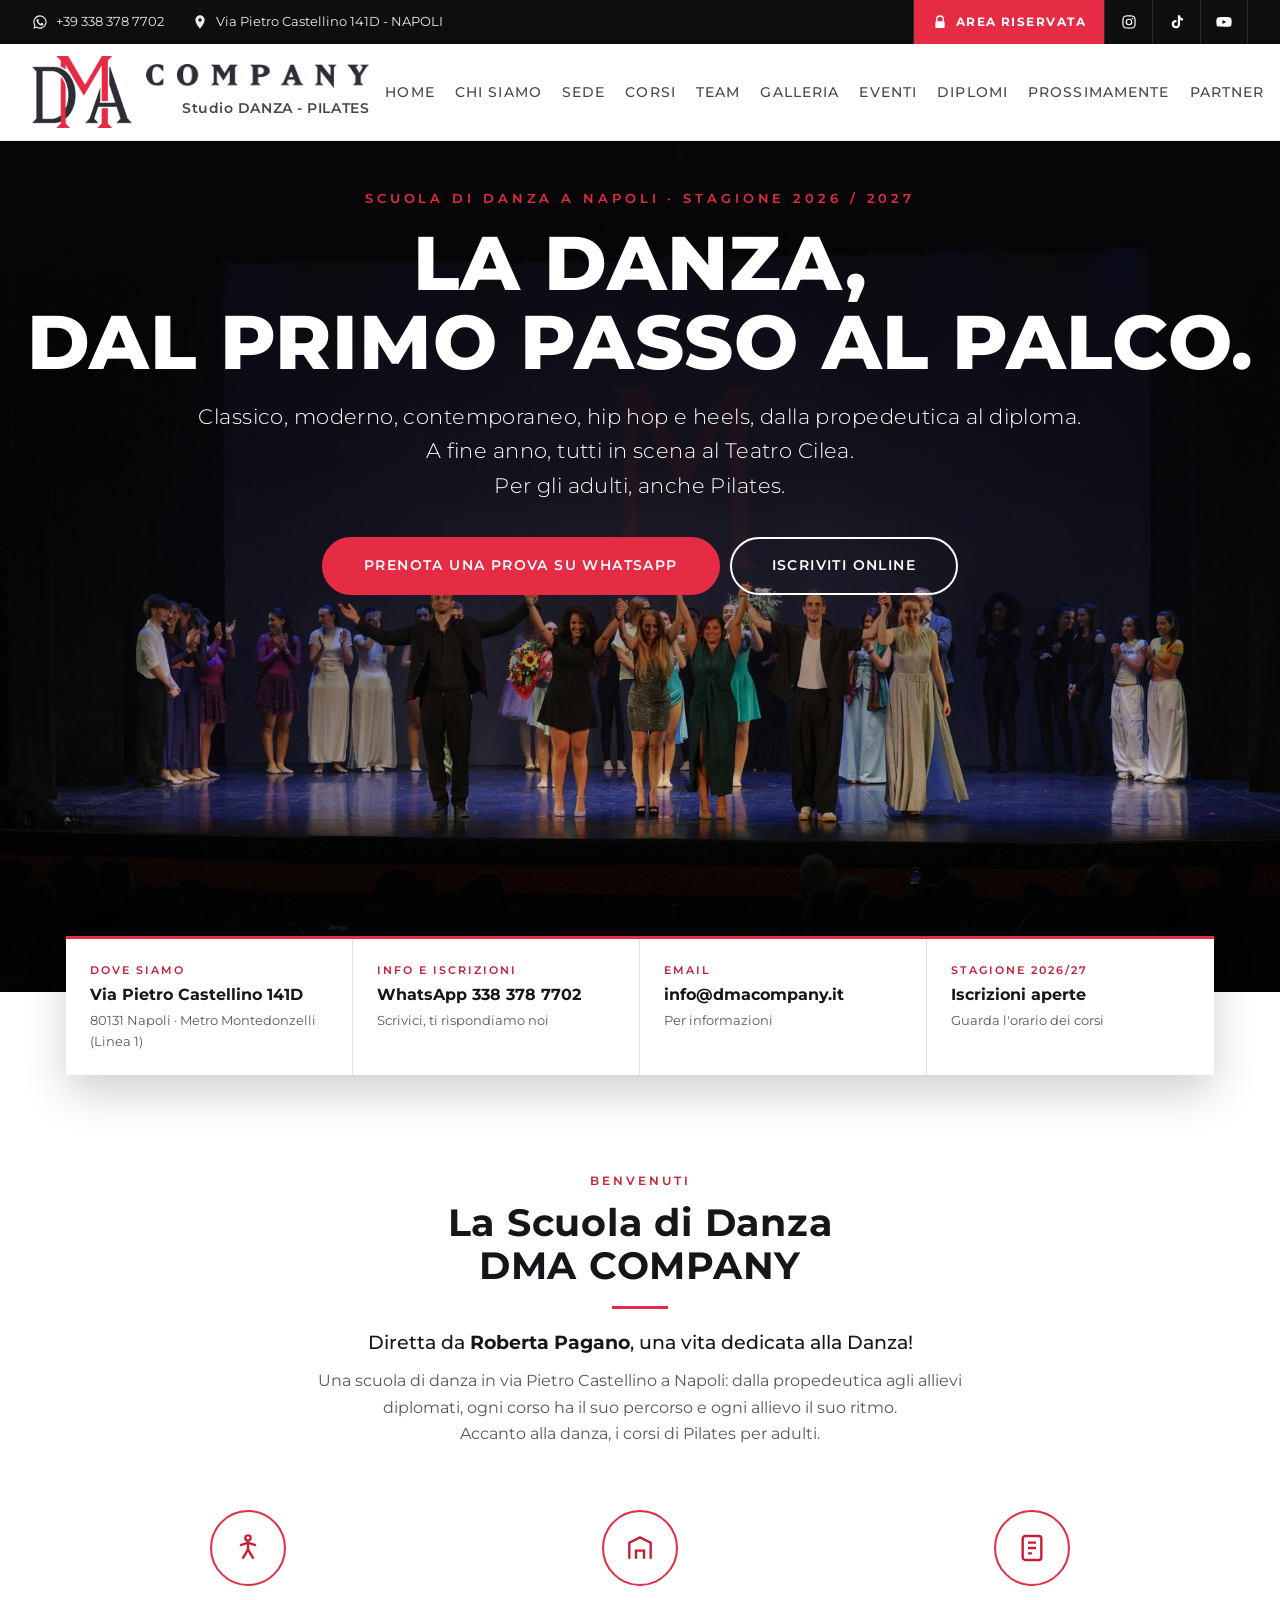
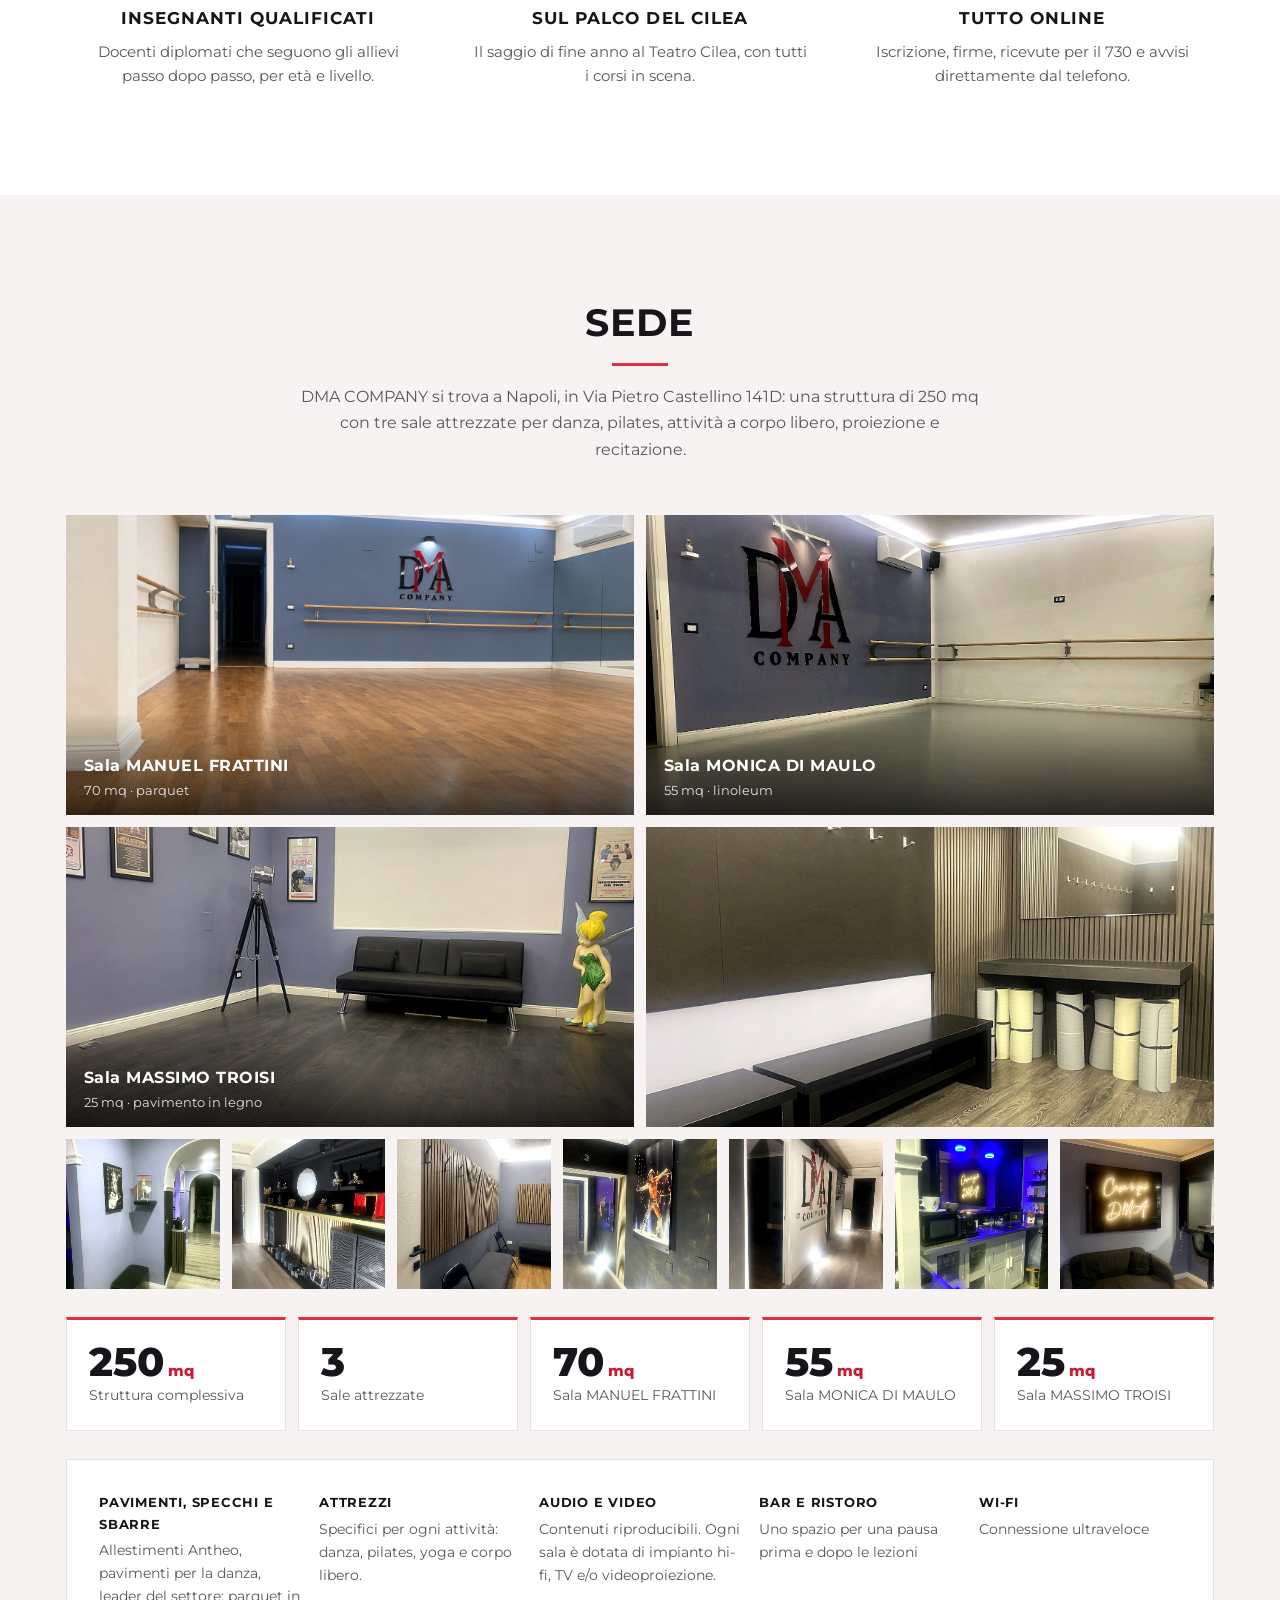
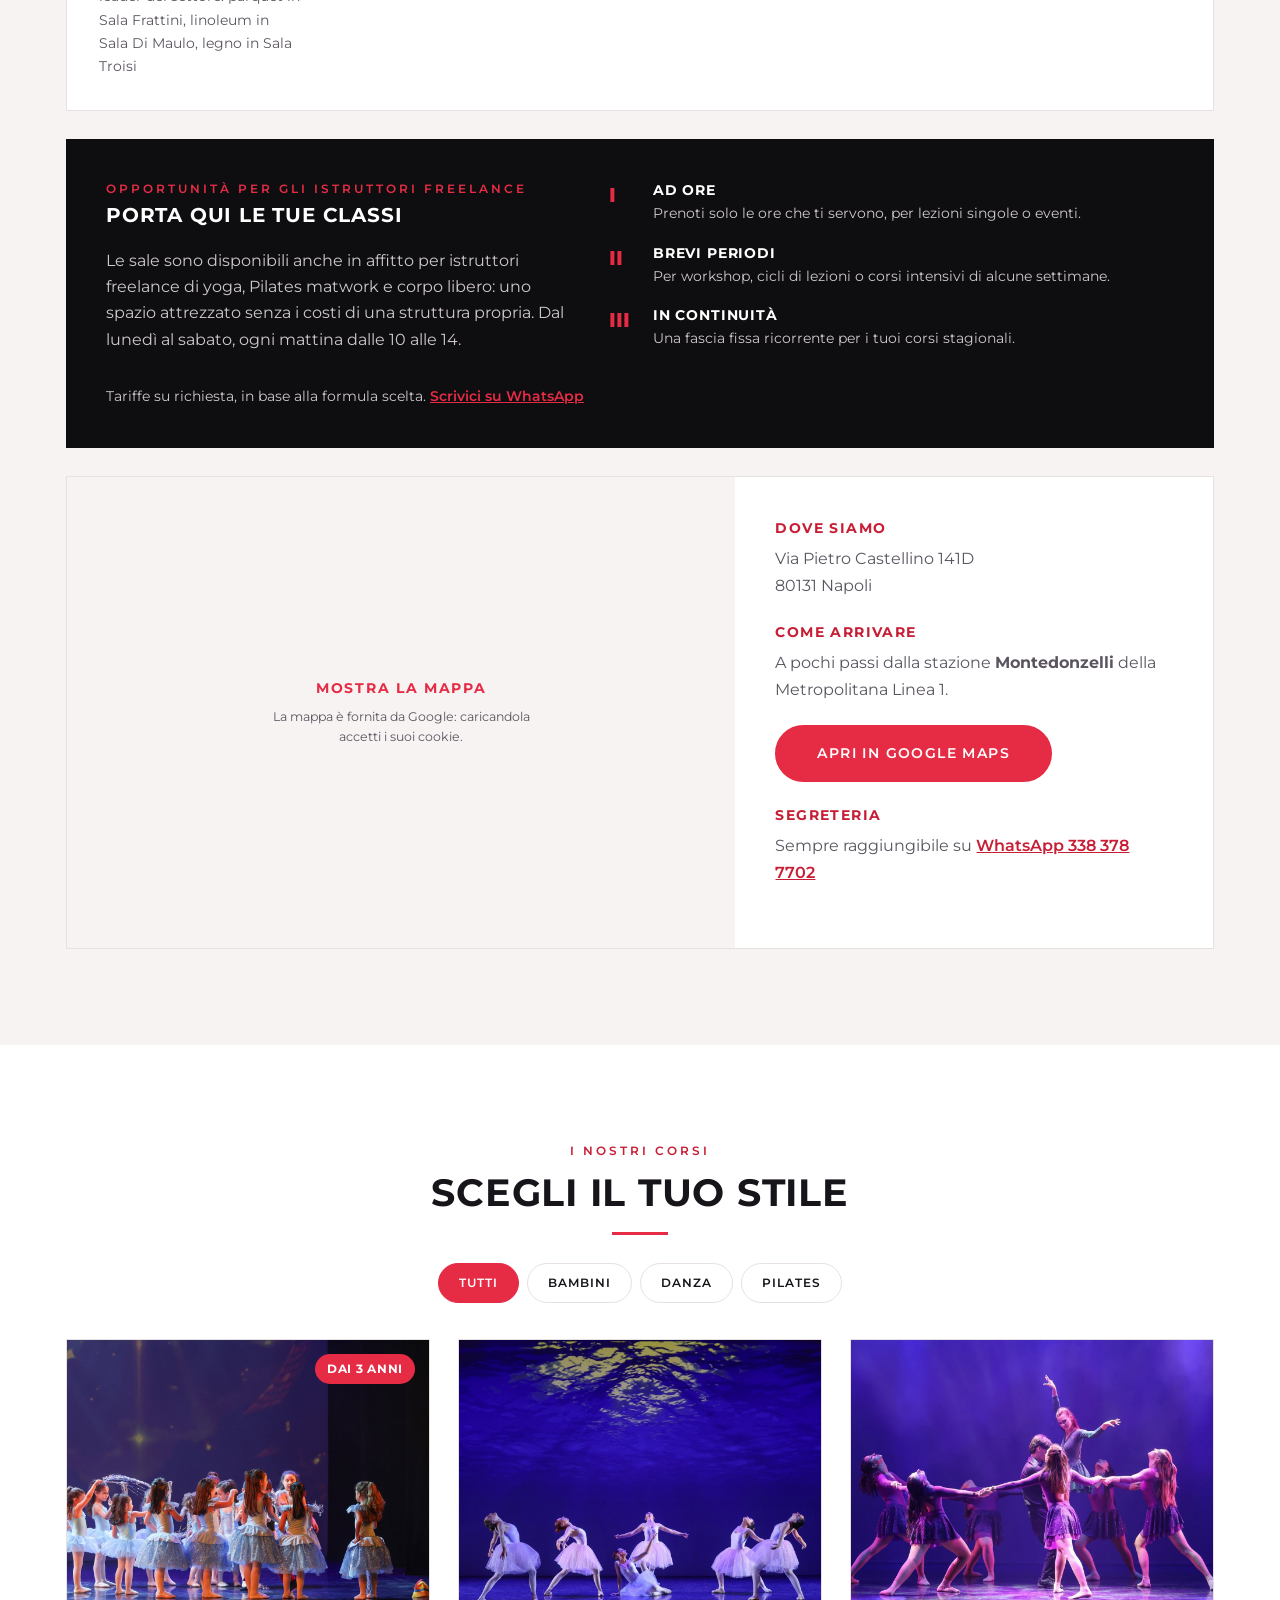
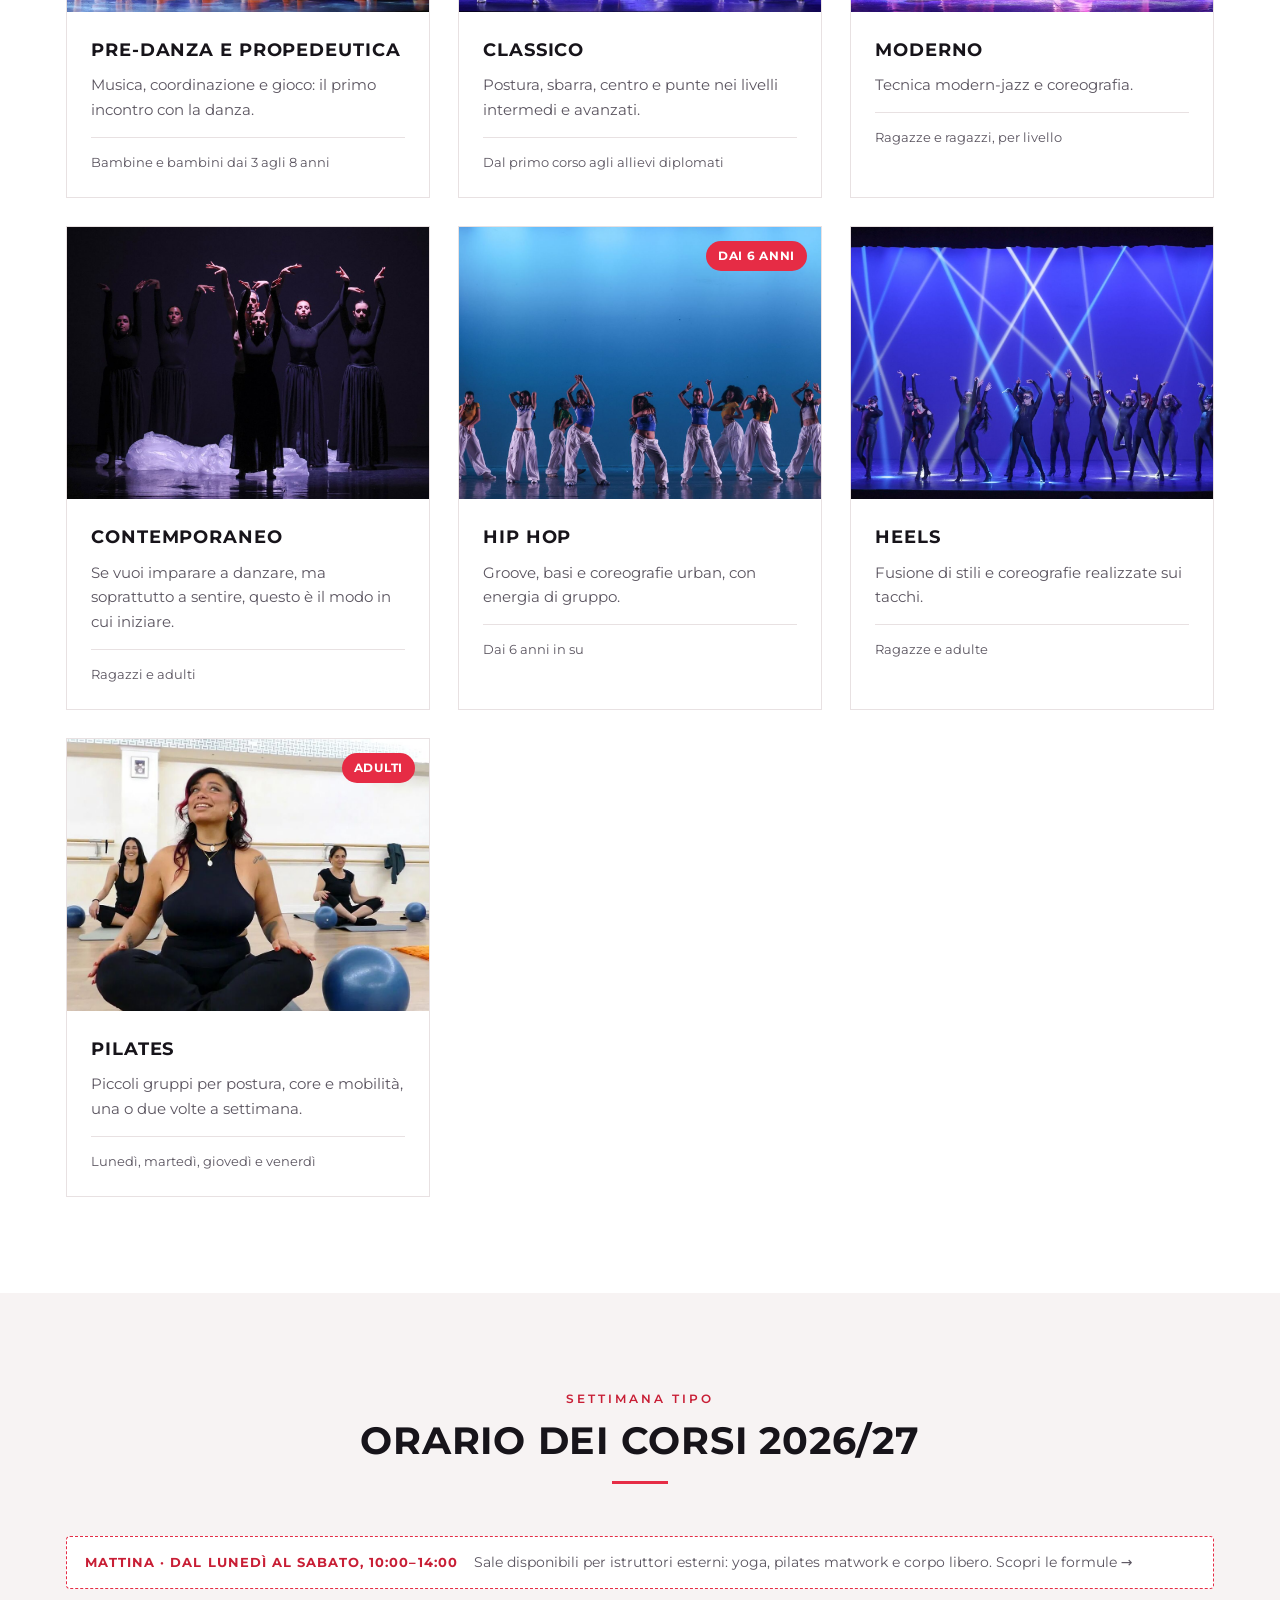
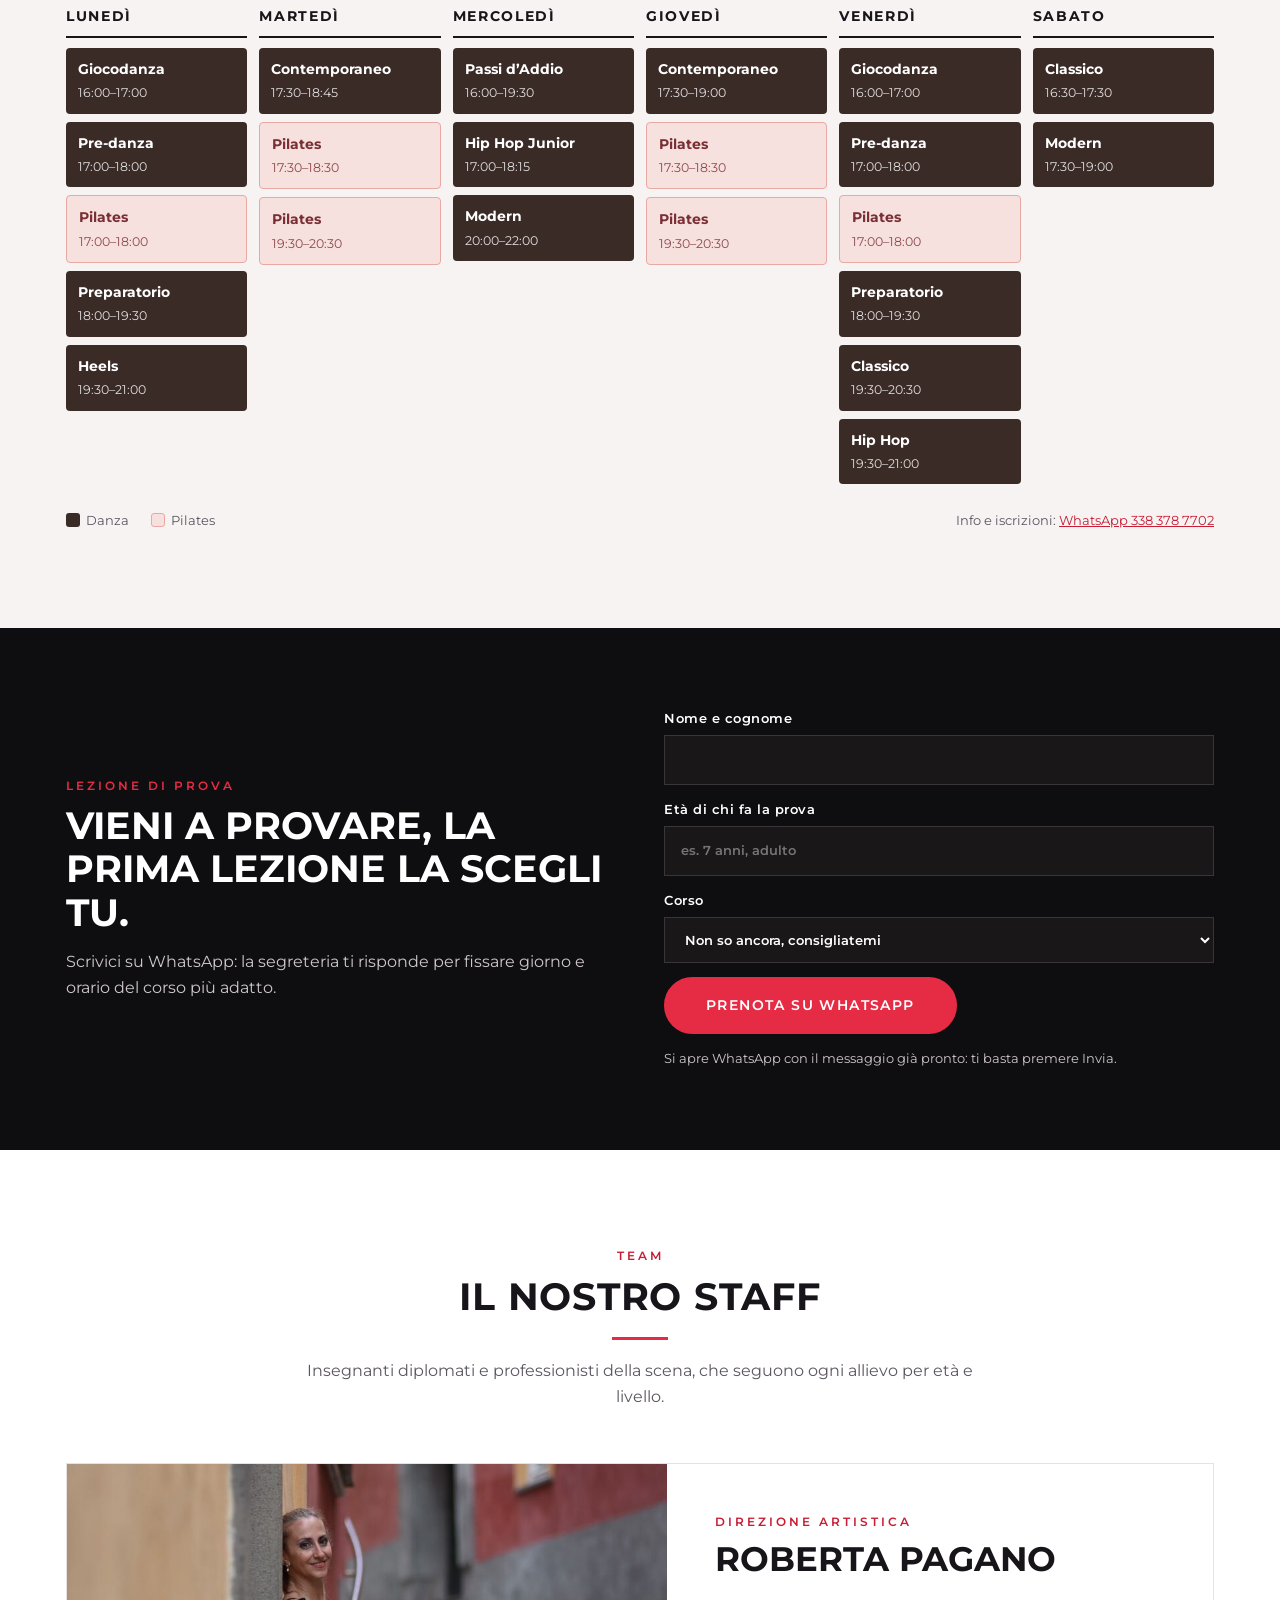
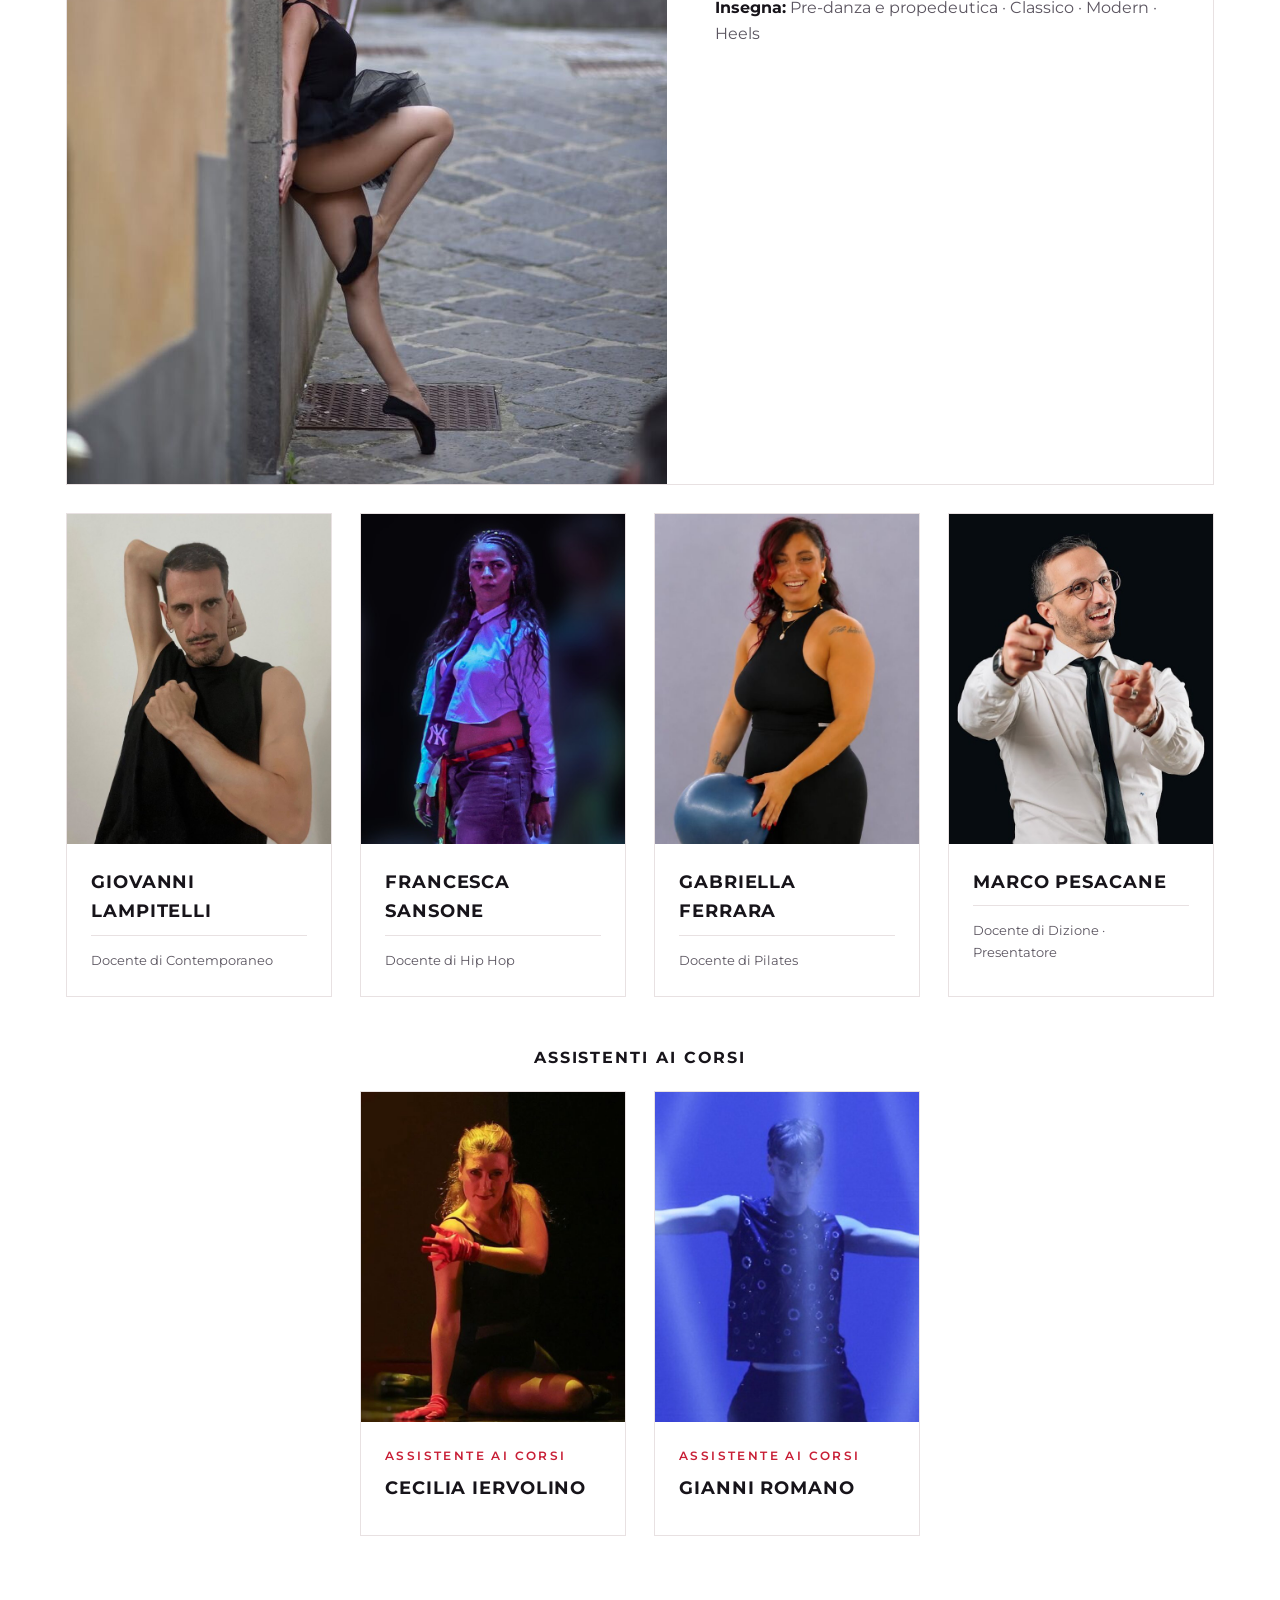
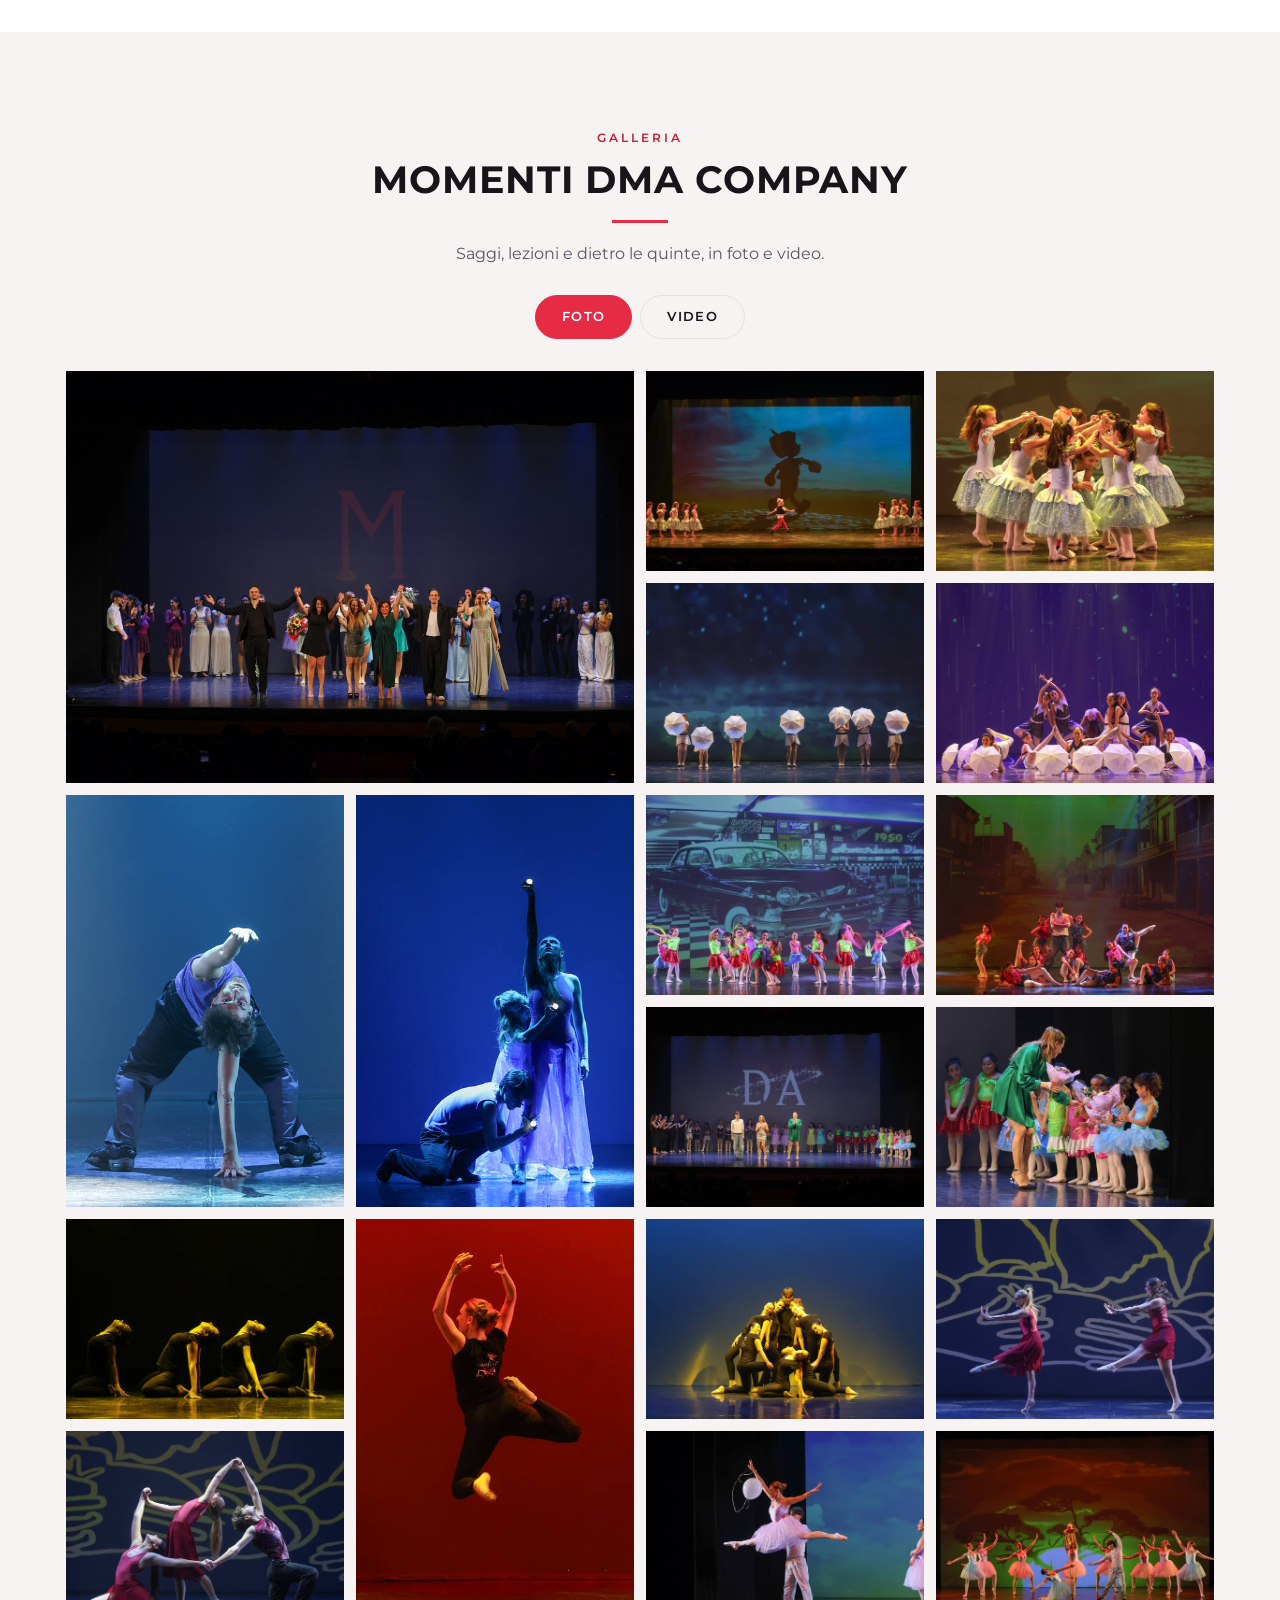
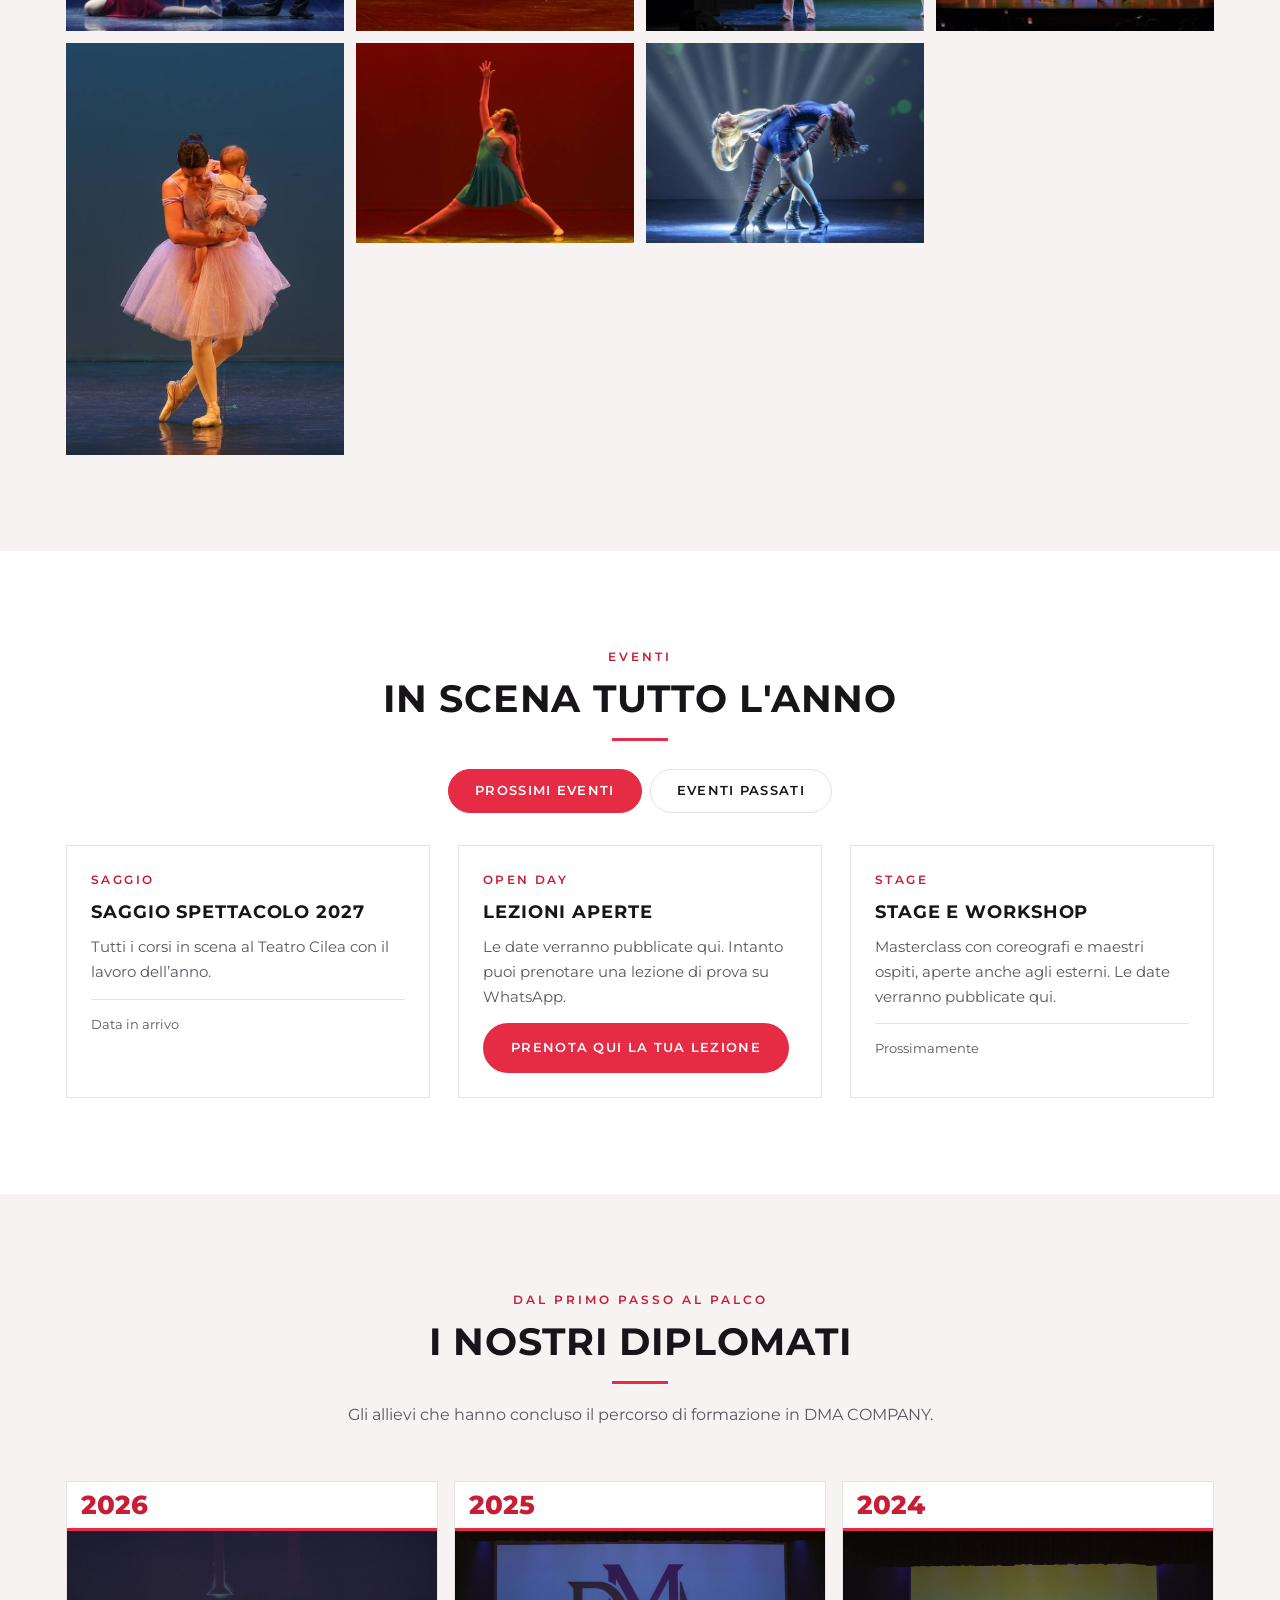
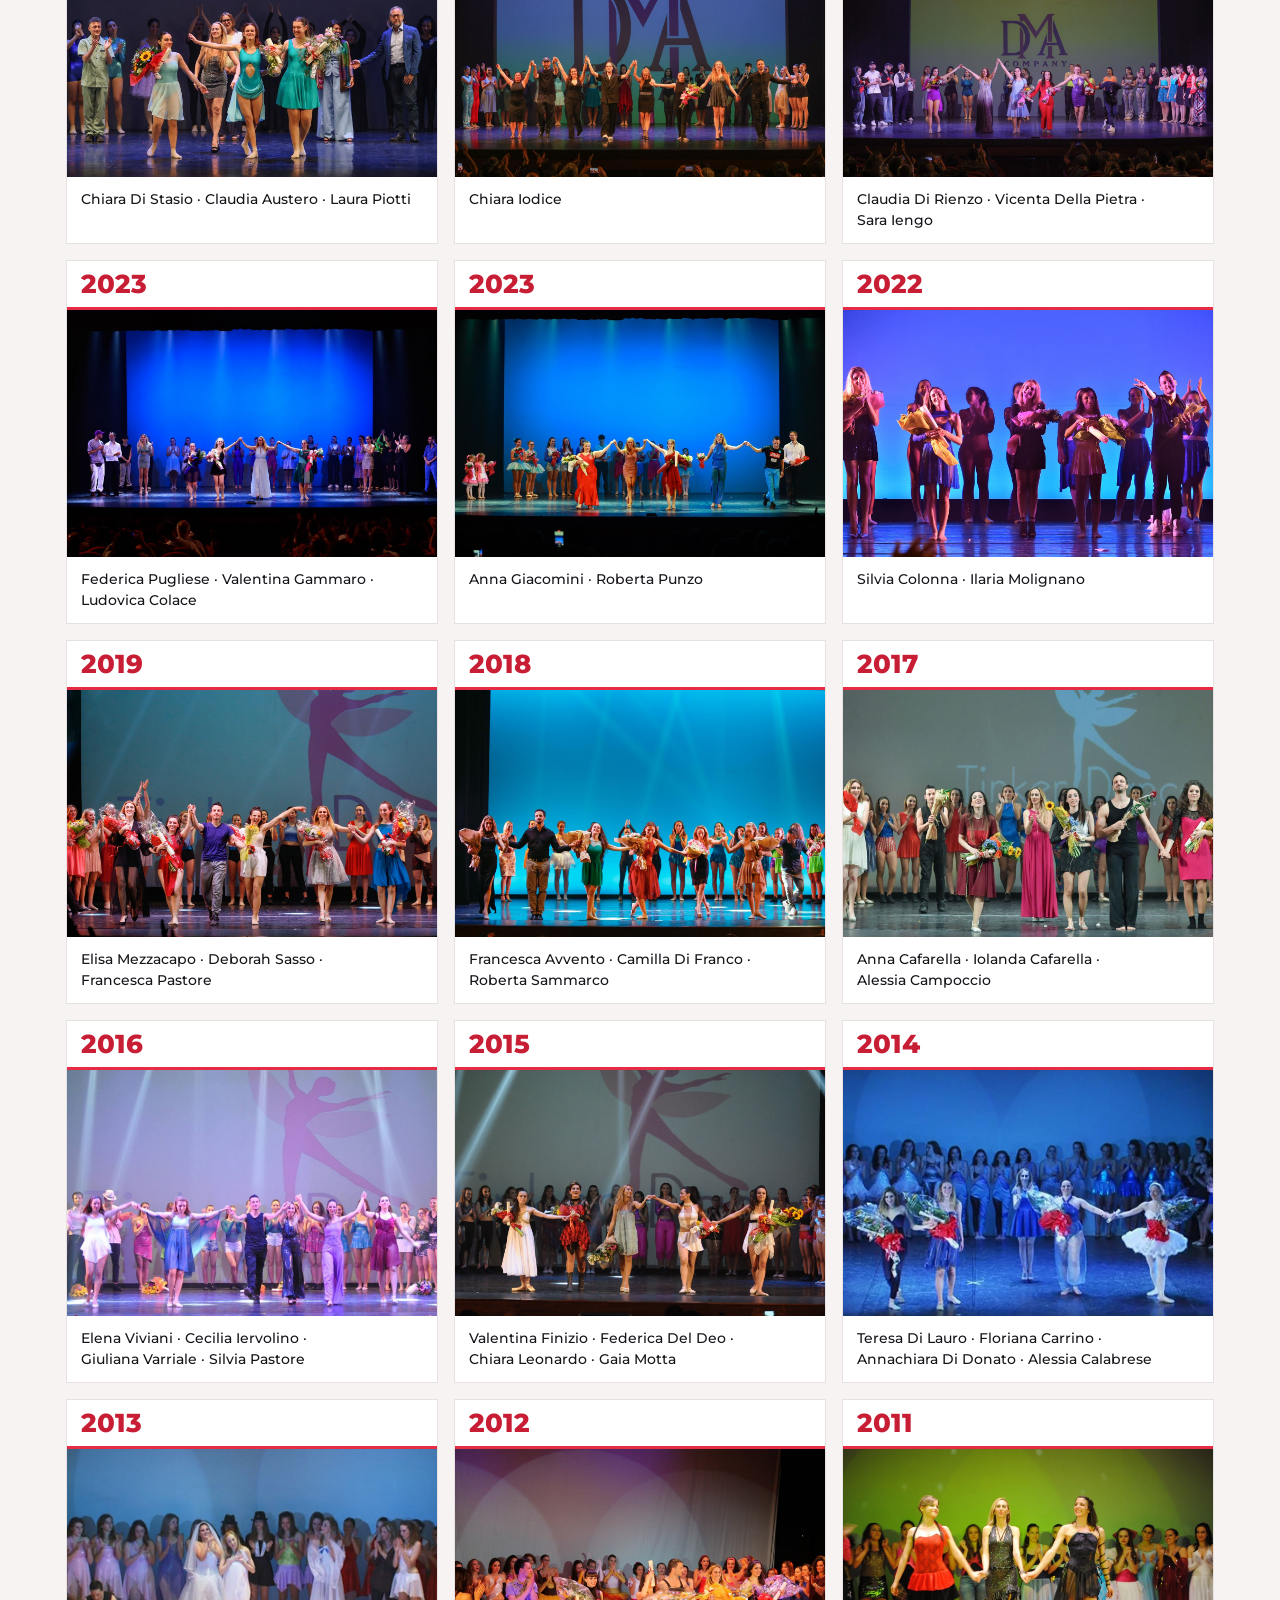
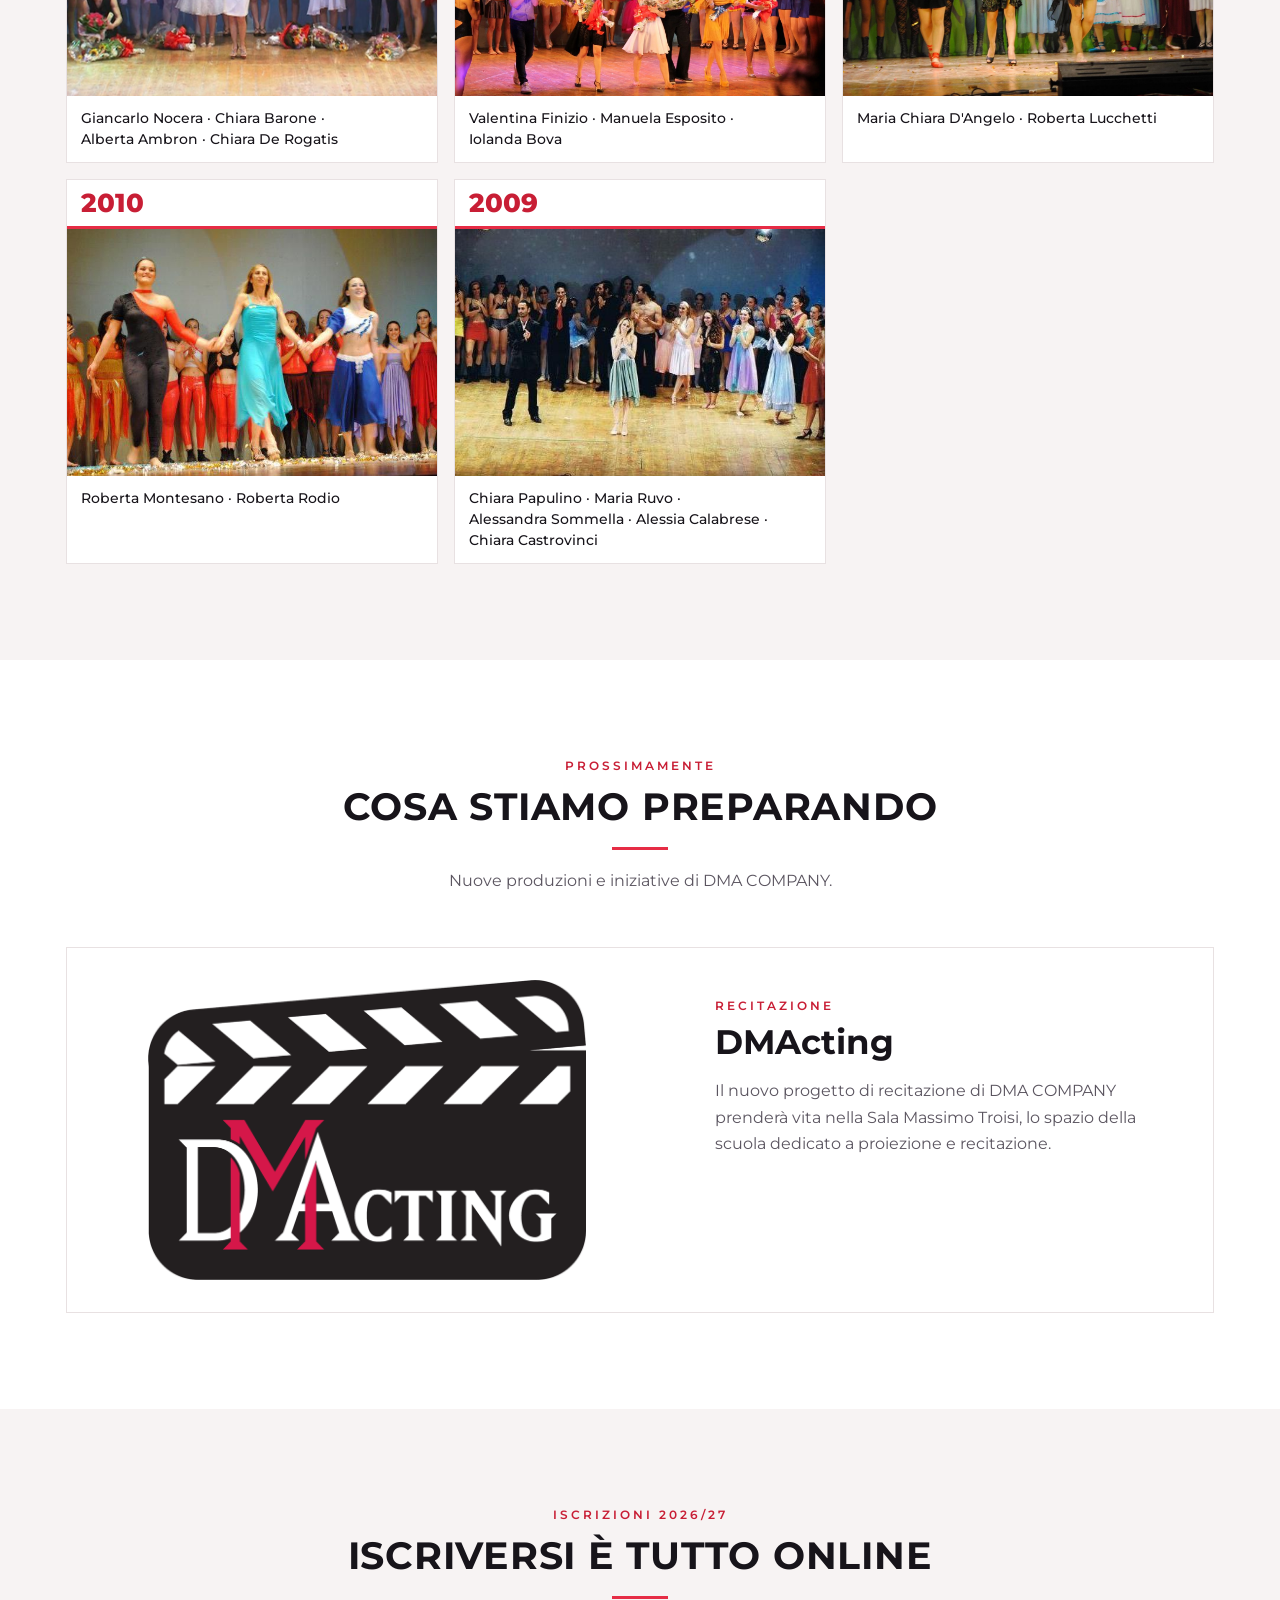
<file: index.html>
<!doctype html><html lang="it"><meta charset="utf-8"><meta name="viewport" content="width=device-width,initial-scale=1">

<title>DMA COMPANY</title><meta name="claude:viewport-fit-sides" content="cover">
<link rel="stylesheet" href="/fonts/montserrat.css">
<style>
:root{--ink:#17141A;--ink2:#5B5560;--bg:#FFFFFF;--bg2:#F7F3F3;--line:#E8E1E2;--rose:#E62C45;--rose-d:#C81E35;--on-rose:#FFFFFF;--bar:#0E0E10;--on-bar:#FFFFFF;--hero:#141012;--card:#FFFFFF}
@media (prefers-color-scheme:dark){:root:not([data-theme="light"]){--ink:#F3EEEF;--ink2:#B9B0B3;--bg:#141214;--bg2:#1C191B;--line:#2E2A2C;--card:#1E1B1D;--rose-d:#FF6B7D}}
:root[data-theme="dark"]{--ink:#F3EEEF;--ink2:#B9B0B3;--bg:#141214;--bg2:#1C191B;--line:#2E2A2C;--card:#1E1B1D;--rose-d:#FF6B7D}
*{box-sizing:border-box}
html{scroll-padding-top:110px}
body{margin:0;background:var(--bg);color:var(--ink);font:400 16px/1.65 Montserrat,system-ui,sans-serif}
body::before{content:"";position:fixed;inset:0 0 auto;height:env(safe-area-inset-top,0px);z-index:60;background:#111114}
a{color:var(--rose-d)}
input,select,button{font:inherit}
.wrap{max-width:1180px;margin:0 auto;padding-left:max(16px,env(safe-area-inset-left,0px));padding-right:max(16px,env(safe-area-inset-right,0px))}
.prev{position:sticky;top:env(safe-area-inset-top,0px);z-index:50;background:#2A2A30;color:#fff;font:600 13px system-ui,sans-serif;padding:8px max(16px,env(safe-area-inset-right,0px)) 8px max(16px,env(safe-area-inset-left,0px));display:flex;flex-wrap:wrap;gap:8px 16px;align-items:center;justify-content:space-between}
.prev nav{display:flex;gap:6px;flex-wrap:wrap}.prev a{padding:6px 12px;border-radius:999px;text-decoration:none;color:#fff}.prev a[aria-current]{background:#fff;color:#111}
.top{background:var(--bar);color:var(--on-bar);font-size:13px}
.top .wrap{max-width:none;padding-left:max(32px,env(safe-area-inset-left,0px));padding-right:max(32px,env(safe-area-inset-right,0px));display:flex;align-items:center;justify-content:space-between;gap:12px;min-height:44px;flex-wrap:wrap}
.top .info{display:flex;gap:6px 28px;flex-wrap:wrap;padding:6px 0}.top .info span{display:flex;align-items:center;gap:8px;opacity:.92}
.top .soc{display:flex;align-self:stretch}.top .soc a{display:grid;place-items:center;width:48px;color:#fff;border-left:1px solid #2C2C30}.top .soc a:last-child{border-right:1px solid #2C2C30}.top .soc a:hover{background:var(--rose);color:var(--on-rose)}
.top svg{width:16px;height:16px;fill:currentColor}
.top .soc a.area{width:auto;gap:8px;display:flex;align-items:center;padding:0 18px;background:var(--rose);color:var(--on-rose);font-weight:700;font-size:12px;letter-spacing:.12em;text-decoration:none}.top .soc a.area:hover{background:var(--rose-d)}
@media (max-width:620px){.top .info a[href*="maps"]{display:none}.top .info span{white-space:nowrap}.top .soc a.area{padding:0 12px;font-size:11px;letter-spacing:.08em;white-space:nowrap}.top .soc a{width:38px}.top .wrap{padding-left:max(12px,env(safe-area-inset-left,0px));padding-right:max(12px,env(safe-area-inset-right,0px))}}
@media (max-width:440px){.top .info a[href*="wa.me"] span{font-size:0;gap:0}.top .info a[href*="wa.me"] span svg{width:20px;height:20px}}

header.main{background:#FFFFFF;position:sticky;top:env(safe-area-inset-top,0px);z-index:40;box-shadow:0 1px 0 #EEE}
header.main .wrap{max-width:none;padding-left:max(32px,env(safe-area-inset-left,0px));padding-right:max(32px,env(safe-area-inset-right,0px));display:flex;align-items:center;justify-content:space-between;gap:16px;min-height:96px}
.brand{display:flex;align-items:center;gap:14px;text-decoration:none;color:#17141A}
.brand img{height:72px;width:auto;display:block}.brand img.word{height:24px;margin-bottom:2px}
.brand b{display:block;font-weight:700;font-size:26px;letter-spacing:.04em;line-height:1}
.brand>span{display:flex;flex-direction:column;width:max-content}.brand small{display:block;width:0;min-width:100%;font-size:14px;font-weight:600;letter-spacing:.04em;color:#4A454C;margin-top:7px;text-align:right;text-align-last:right;white-space:nowrap}
.menu{display:flex;gap:20px;list-style:none;margin:0;padding:0}
.menu a{color:#4A454C;text-decoration:none;text-transform:uppercase;letter-spacing:.08em;font-size:14px;font-weight:500;padding:8px 0;border-bottom:2px solid transparent}
.menu a:hover{color:#17141A;border-color:var(--rose)}
.burger{display:none;background:none;border:1px solid #DDD;border-radius:8px;width:46px;height:42px;color:#17141A;cursor:pointer}
.hero{position:relative;min-height:min(78vh,760px);display:grid;place-items:center;text-align:center;color:#fff;overflow:hidden;background:#0D0A0B url(hero.jpg) center top/cover no-repeat;align-items:start;min-height:max(620px,66.6vw)}
.hero::after{content:"";position:absolute;inset:0;background:linear-gradient(180deg,rgba(8,6,8,.82) 0%,rgba(8,6,8,.55) 42%,rgba(8,6,8,.12) 75%,rgba(8,6,8,.35) 100%)}@media (max-width:620px){.hero{background-position:center bottom;background-size:210% auto;min-height:0}.hero .in{padding-bottom:300px}}
.hero .ph{position:absolute;left:16px;bottom:14px;z-index:1;font-size:12px;opacity:.7;letter-spacing:.04em}
.hero .in{position:relative;z-index:2;padding:48px 16px 300px}
.hero .kick{text-transform:uppercase;letter-spacing:.3em;font-size:13px;font-weight:600;color:var(--rose)}
.hero h1{margin:14px 0 18px;font-weight:800;text-transform:uppercase;font-size:clamp(34px,6.2vw,76px);line-height:1.04;letter-spacing:.01em;text-wrap:balance}
.hero p{margin:0 auto 34px;max-width:620px;font-weight:300;font-size:clamp(17px,2vw,21px);letter-spacing:.02em}
.btn{display:inline-block;padding:15px 40px;border-radius:999px;background:var(--rose);color:var(--on-rose);text-decoration:none;text-transform:uppercase;letter-spacing:.1em;font-weight:600;font-size:14px;border:2px solid var(--rose);cursor:pointer}
.btn:hover{background:transparent;color:#fff}
.btn.ghost{background:transparent;color:#fff;border-color:#fff;margin-left:10px}.btn.ghost:hover{background:#fff;color:#111}
.btn.dark:hover{color:var(--ink)}
section{padding:96px 0}
.alt{background:var(--bg2)}
.head{text-align:center;max-width:680px;margin:0 auto 52px}
.head .kick{text-transform:uppercase;letter-spacing:.25em;font-size:12px;font-weight:600;color:var(--rose-d)}
.head h2{margin:10px 0 0;font-weight:700;text-transform:uppercase;font-size:clamp(26px,3.6vw,38px);letter-spacing:.02em;line-height:1.15}
.head h2::after{content:"";display:block;width:56px;height:3px;background:var(--rose);margin:18px auto 0}
.head p{color:var(--ink2);margin:18px 0 0}
.feat{display:grid;grid-template-columns:repeat(3,1fr);gap:28px}
.feat div{text-align:center;padding:10px 12px}
.feat .ic{width:76px;height:76px;margin:0 auto 18px;border-radius:50%;border:2px solid var(--rose);display:grid;place-items:center;color:var(--rose-d)}
.feat .ic svg{width:32px;height:32px;fill:none;stroke:currentColor;stroke-width:1.8}
.feat h3{margin:0 0 8px;text-transform:uppercase;font-size:17px;letter-spacing:.06em}
.feat p{margin:0;color:var(--ink2);font-size:15px}
.filters{display:flex;justify-content:center;gap:8px;flex-wrap:wrap;margin:-24px 0 36px}
.filt{padding:9px 20px;border-radius:999px;border:1px solid var(--line);background:transparent;color:var(--ink);text-transform:uppercase;letter-spacing:.08em;font-size:12px;font-weight:600;cursor:pointer}
.filt[aria-pressed="true"]{background:var(--rose);border-color:var(--rose);color:var(--on-rose)}
.grid{display:grid;grid-template-columns:repeat(3,1fr);gap:28px}
.grid article{background:var(--card);border:1px solid var(--line);overflow:hidden}
.grid .img{aspect-ratio:4/3;background:linear-gradient(135deg,#3A2A2B,#151112);display:grid;place-items:end start;padding:12px;color:#fff;font-size:12px;position:relative}
.grid .img .age{position:absolute;top:14px;right:14px;background:var(--rose);color:var(--on-rose);font-weight:700;font-size:12px;padding:5px 12px;border-radius:999px;text-transform:uppercase;letter-spacing:.06em}
.grid .txt{padding:24px}
.grid h3{margin:0 0 8px;text-transform:uppercase;font-size:18px;letter-spacing:.05em}
.grid p{margin:0 0 14px;color:var(--ink2);font-size:15px}
.saggio.proj .img.logoimg{background:#fff;display:grid;place-items:center;padding:32px}.saggio.proj .img.logoimg img{max-width:100%;max-height:300px;object-fit:contain}.grid .img.logoimg{background:#fff;padding:24px;display:grid;place-items:center}.grid .img.logoimg img{max-width:100%;max-height:100%;object-fit:contain}.grid small{display:block;padding-top:14px;border-top:1px solid var(--line);font-size:13px;color:var(--ink2)}
.tbl{overflow-x:auto;border:1px solid var(--line);background:var(--card)}
table{width:100%;border-collapse:collapse;min-width:640px;font-size:15px}
th{background:var(--bar);color:#fff;text-transform:uppercase;letter-spacing:.08em;font-size:12px;font-weight:600;padding:14px;text-align:left}
td{padding:14px;border-top:1px solid var(--line);color:var(--ink2)}td:first-child{color:var(--ink);font-weight:600}
.band{background:var(--bar);color:#fff;padding:80px 0}
.band .wrap{display:grid;grid-template-columns:1fr 1fr;gap:48px;align-items:center}
.band h2{margin:8px 0 14px;text-transform:uppercase;font-size:clamp(26px,3.4vw,38px);line-height:1.15}
.band .kick{color:var(--rose);text-transform:uppercase;letter-spacing:.25em;font-size:12px;font-weight:600}
.band p{color:#CFC8CA;margin:0}
form{display:grid;gap:14px}
label{display:grid;gap:6px;font-size:13px;font-weight:600;letter-spacing:.04em}
input,select{padding:13px 16px;border-radius:0;border:1px solid #3A3538;background:#1A1719;color:#fff}
input:focus,select:focus{outline:2px solid var(--rose);outline-offset:1px}
.chk{display:flex;gap:10px;align-items:flex-start;font-weight:400;font-size:13px;color:#CFC8CA}
.chk input{margin-top:3px}
.sent{border:1px solid var(--rose);padding:28px}.sent h3{margin:0 0 6px;text-transform:uppercase}
.saggio{display:grid;grid-template-columns:1.1fr 1fr;gap:0;align-items:stretch;background:var(--card);border:1px solid var(--line)}
.saggio .img{min-height:360px;background:radial-gradient(70% 80% at 40% 40%,#6A4038,#1A1213);color:#fff;font-size:12px;display:flex;align-items:flex-end;padding:14px}
.saggio .txt{padding:48px}
.saggio h2{margin:8px 0 14px;text-transform:uppercase;font-size:clamp(24px,3vw,34px);line-height:1.15}
.saggio .kick{color:var(--rose-d);text-transform:uppercase;letter-spacing:.25em;font-size:12px;font-weight:600}
.saggio p{color:var(--ink2)}
.steps{display:grid;grid-template-columns:repeat(4,1fr);gap:28px;counter-reset:s}
.steps div{background:var(--card);border:1px solid var(--line);padding:30px 24px;border-top:3px solid var(--rose)}
.steps b{display:block;font-size:42px;font-weight:800;color:var(--rose);line-height:1}
.steps h3{margin:12px 0 8px;text-transform:uppercase;font-size:16px;letter-spacing:.05em}
.steps p{margin:0;color:var(--ink2);font-size:14px}
.center{text-align:center;margin-top:40px}
.fam{display:grid;grid-template-columns:repeat(4,1fr);gap:20px;margin-top:8px}
.fam div{padding:22px;border:1px solid var(--line);background:var(--card)}
.fam h3{margin:0 0 6px;font-size:15px;text-transform:uppercase;letter-spacing:.05em}
.fam p{margin:0;font-size:14px;color:var(--ink2)}
.partners{display:grid;grid-template-columns:repeat(3,1fr);gap:24px}.partners>div,.partners>a{text-decoration:none;color:inherit;background:var(--card);border:1px solid var(--line);padding:28px;text-align:center}.partners img,.partners span{display:flex;align-items:center;justify-content:center;height:90px;margin:0 auto 16px;max-width:100%;object-fit:contain;border-radius:4px}.partners img{background:#fff;padding:8px}.partners span{background:var(--bg2);color:var(--ink2);font-size:13px;border:1px dashed var(--line)}.partners p{margin:0;color:var(--ink2);font-size:14px}.partners b{color:var(--ink)}.partners .pname{font-size:26px;font-weight:700;color:var(--ink);border-style:solid;letter-spacing:.02em}.partners a.pcard:hover{border-color:var(--rose)}.subhead{text-align:center;text-transform:uppercase;letter-spacing:.12em;font-size:16px;margin:48px 0 20px}.grid.docenti.assist{grid-template-columns:repeat(2,calc((100% - 84px)/4));justify-content:center;margin-top:0}.grid.docenti{grid-template-columns:repeat(4,1fr);margin-top:28px}.saggio.dir .img{min-height:420px;background:linear-gradient(135deg,#3A2A2B,#151112)}.grid.docenti .img{aspect-ratio:4/5}@media (max-width:980px){.partners,.grid.docenti,.grid.docenti.assist{grid-template-columns:1fr 1fr}}@media (max-width:620px){.partners,.grid.docenti,.grid.docenti.assist{grid-template-columns:1fr}}
.menu a{white-space:nowrap}@media (max-width:1180px) and (min-width:761px){header.main .wrap{flex-wrap:nowrap;gap:12px}header.main .brand{gap:10px;flex-shrink:0}header.main .brand img{height:52px}header.main .brand img.word{height:17px}header.main .brand small{font-size:11px;letter-spacing:.05em}header.main .menu{display:flex!important;position:static;flex-direction:row;flex-wrap:nowrap;gap:clamp(7px,1.1vw,20px);padding:0;box-shadow:none;background:none}header.main .menu a{display:inline-block;padding:6px 0;border-bottom:2px solid transparent;font-size:clamp(9.5px,1.08vw,13px);letter-spacing:.04em}header.main .burger{display:none!important}}@media (max-width:760px){.menu{display:none;position:absolute;left:0;right:0;top:100%;background:#fff;flex-direction:column;gap:0;padding:8px 16px 16px;box-shadow:0 10px 20px rgba(0,0,0,.08)}.menu.open{display:flex}.menu a{display:block;padding:12px 0;border-bottom:1px solid #F0EAEA}.burger{display:grid;place-items:center}}
.dove{display:grid;grid-template-columns:1.4fr 1fr;border:1px solid var(--line);background:var(--card)}.dove .map{min-height:380px;background:var(--bg2);position:relative}.maplo{position:absolute;inset:0;width:100%;border:0;background:var(--bg2);color:var(--ink);font:inherit;cursor:pointer;display:grid;place-content:center;gap:6px;padding:20px;text-align:center}.maplo b{font-size:14px;text-transform:uppercase;letter-spacing:.12em;color:var(--rose)}.maplo span{font-size:12.5px;color:var(--ink2);max-width:34ch}.dove .map iframe{position:absolute;inset:0;width:100%;height:100%;border:0}.dove iframe{position:relative}.dove iframe{width:100%;height:100%;min-height:380px;border:0;display:block}.dove .info{padding:40px}.dove h3{margin:0 0 6px;text-transform:uppercase;font-size:14px;letter-spacing:.1em;color:var(--rose-d)}.dove p{margin:0 0 22px;color:var(--ink2)}@media (max-width:980px){.dove{grid-template-columns:1fr}.dove .info{padding:28px 20px}}
.gal{display:grid;grid-template-columns:repeat(4,1fr);grid-auto-rows:200px;gap:12px}.gal .g{border:0;padding:0;background:#1A1517 center/cover no-repeat;cursor:pointer;display:grid;place-items:center;color:#8E878A;font-size:13px}.gal.spazi{grid-template-columns:repeat(7,1fr);grid-auto-rows:150px;margin-top:12px}.gal .g.big{grid-column:span 2;grid-row:span 2}.gal .g.tall{grid-row:span 2}.gal .g.ph{cursor:default;background:var(--bg2);border:1px dashed var(--line)}.gal button.g:hover{filter:brightness(1.1)}.lb{position:fixed;inset:0;z-index:100;background:rgba(0,0,0,.92);display:grid;place-items:center;padding:24px}.lb[hidden]{display:none}.lb img{max-width:100%;max-height:90vh}.lb-n{position:absolute;top:50%;transform:translateY(-50%);background:rgba(0,0,0,.35);border:0;color:#fff;font-size:44px;width:52px;height:72px;cursor:pointer;line-height:1;border-radius:8px}.lb-p{left:10px}.lb-s{right:10px}.lb.one .lb-n{display:none}.lb-x{position:absolute;top:12px;right:16px;background:none;border:0;color:#fff;font-size:40px;cursor:pointer;line-height:1}@media (max-width:980px){.gal.spazi{grid-template-columns:repeat(4,1fr)}}@media (max-width:760px){.gal,.gal.spazi{grid-template-columns:1fr 1fr;grid-auto-rows:150px}}
.sede{display:grid;grid-template-columns:1fr 1fr;grid-auto-rows:300px;gap:12px}.sede .ph{background:#2A2427}.sede figure{margin:0;position:relative;background:#222 center/cover no-repeat;overflow:hidden}.sede figcaption{position:absolute;left:0;right:0;bottom:0;padding:40px 18px 14px;background:linear-gradient(transparent,rgba(0,0,0,.75));color:#fff;display:flex;flex-direction:column}.sede figcaption b{letter-spacing:.03em;font-size:16px}.sede figcaption span{font-size:13px;opacity:.85}.nums{display:grid;grid-template-columns:repeat(5,1fr);gap:12px;margin:28px 0}.nums div{background:var(--card);border:1px solid var(--line);border-top:3px solid var(--rose);padding:22px}.nums b{display:block;font-size:40px;font-weight:800;line-height:1;color:var(--ink)}.nums small{font-size:15px;margin-left:4px;color:var(--rose-d)}.nums span{color:var(--ink2);font-size:14px}.kit{background:var(--card);border:1px solid var(--line);padding:32px;margin-bottom:28px}.kit h3,.affitto h3{margin:0 0 16px;text-transform:uppercase;font-size:20px;letter-spacing:.04em}.kit ul{list-style:none;margin:0;padding:0;display:grid;grid-template-columns:repeat(5,1fr);gap:18px}.kit li{color:var(--ink2);font-size:14px}.kit li b{display:block;color:var(--ink);text-transform:uppercase;font-size:13px;letter-spacing:.06em;margin-bottom:4px}.affitto{background:var(--bar);color:#fff;padding:40px;display:grid;grid-template-columns:1fr 1.2fr;gap:32px;margin-bottom:28px}.affitto .kick{color:var(--rose);text-transform:uppercase;letter-spacing:.25em;font-size:12px;font-weight:600}.affitto p{color:#CFC8CA;margin:0}.affitto ol{list-style:none;counter-reset:f;margin:0;padding:0;display:grid;gap:14px}.affitto li{counter-increment:f;color:#CFC8CA;font-size:14px;padding-left:44px;position:relative}.affitto li::before{content:counter(f,upper-roman);position:absolute;left:0;top:0;color:var(--rose);font-weight:800;font-size:20px}.affitto li b{display:block;color:#fff;text-transform:uppercase;font-size:14px;letter-spacing:.06em}.affitto .note{grid-column:1/-1;font-size:14px}.affitto .note a{color:var(--rose);font-weight:600}@media (max-width:980px){.sede{grid-auto-rows:220px}.nums{grid-template-columns:1fr 1fr}.kit ul{grid-template-columns:1fr 1fr}.affitto{grid-template-columns:1fr;padding:28px 20px}}@media (max-width:620px){.sede{grid-template-columns:1fr}.kit ul{grid-template-columns:1fr}}
.week{display:grid;grid-template-columns:repeat(6,1fr);gap:12px}.day h3{margin:0 0 10px;padding-bottom:8px;border-bottom:2px solid var(--ink);text-transform:uppercase;font-size:14px;letter-spacing:.12em}.slot{padding:10px 12px;margin-bottom:8px;border-radius:4px;display:flex;flex-direction:column;gap:2px}.slot b{font-size:14px}.slot span{font-size:12.5px;opacity:.85}.slot.d{background:#3A2B27;color:#fff}.slot.p{background:#F6E1DE;color:#7A2F35;border:1px solid #E8A9A3}.slot.x{background:transparent;color:var(--rose-d);border:1px dashed var(--rose)}.morning{display:flex;flex-wrap:wrap;gap:4px 16px;align-items:baseline;padding:14px 18px;margin-bottom:16px;border:1px dashed var(--rose);border-radius:4px;color:var(--ink);text-decoration:none;background:var(--card)}.morning b{text-transform:uppercase;font-size:13px;letter-spacing:.08em;color:var(--rose-d)}.morning span{font-size:14px;color:var(--ink2)}.morning:hover{border-style:solid}.legend{display:flex;flex-wrap:wrap;gap:10px 22px;margin-top:18px;font-size:13px;color:var(--ink2);align-items:center}.legend i{display:inline-block;width:14px;height:14px;border-radius:3px;margin-right:6px;vertical-align:-2px}.legend i.d{background:#3A2B27}.legend i.p{background:#F6E1DE;border:1px solid #E8A9A3}.legend i.x{border:1px dashed var(--rose)}.legend .wa{margin-left:auto}@media (max-width:980px){.week{grid-template-columns:repeat(3,1fr)}}@media (max-width:620px){.week{grid-template-columns:1fr 1fr}.legend .wa{margin-left:0}}
.videos{display:grid;grid-template-columns:1fr 1fr;gap:16px;margin-top:16px}.videos figure{margin:0;background:var(--card);border:1px solid var(--line)}.videos .vph,.videos iframe,.videos video{display:grid;place-items:center;width:100%;aspect-ratio:16/9;border:0;background:#0E0E10;color:#fff;font-size:42px}.videos .vph small{display:block;font-size:12px;letter-spacing:.1em;text-transform:uppercase;opacity:.7;margin-top:-40px}.videos figcaption{padding:14px 18px;display:flex;flex-direction:column}.videos figcaption b{text-transform:uppercase;font-size:14px;letter-spacing:.05em}.videos figcaption span{color:var(--ink2);font-size:14px}@media (max-width:760px){.videos{grid-template-columns:1fr}}
.ytl{position:relative;display:block;aspect-ratio:16/9;background:#0D0A0B url(hero.jpg) center/cover;overflow:hidden}.ytl::before{content:"";position:absolute;inset:0;background:rgba(0,0,0,.25)}.ytl img{position:absolute;inset:0;width:100%;height:100%;object-fit:cover}.ytl .play{position:absolute;left:50%;top:50%;width:72px;height:50px;margin:-25px 0 0 -36px;background:var(--rose);border-radius:12px;z-index:1;transition:transform .15s}.ytl .play::after{content:"";position:absolute;left:29px;top:15px;border-style:solid;border-width:10px 0 10px 17px;border-color:transparent transparent transparent #fff}.ytl:hover .play{transform:scale(1.08)}.videos iframe{display:block}
.ek{color:var(--rose-d);text-transform:uppercase;letter-spacing:.2em;font-size:12px;font-weight:600;margin-bottom:8px}[data-epane][hidden]{display:none!important}.gtabs{display:flex;justify-content:center;gap:8px;margin:-24px 0 32px}.gtab{padding:10px 26px;border-radius:999px;border:1px solid var(--line);background:transparent;color:var(--ink);text-transform:uppercase;letter-spacing:.1em;font-size:13px;font-weight:600;cursor:pointer}.gtab[aria-selected="true"]{background:var(--rose);border-color:var(--rose);color:#fff}[data-pane][hidden]{display:none!important}.videos{margin-top:0}
.infobox{position:relative;z-index:3;margin-top:-56px}.ib{display:grid;grid-template-columns:repeat(4,1fr);background:var(--card);box-shadow:0 18px 40px rgba(0,0,0,.18);border-top:3px solid var(--rose)}.ib a{display:flex;flex-direction:column;gap:2px;padding:22px 24px;text-decoration:none;color:var(--ink);border-right:1px solid var(--line)}.ib a:last-child{border-right:0}.ib a:hover{background:var(--bg2)}.ib .ik{color:var(--rose-d);text-transform:uppercase;letter-spacing:.18em;font-size:11px;font-weight:600}.ib b{font-size:16px}.ib small{color:var(--ink2);font-size:13px}@media (max-width:980px){.ib{grid-template-columns:1fr 1fr}.ib a:nth-child(2){border-right:0}.ib a:nth-child(-n+2){border-bottom:1px solid var(--line)}}@media (max-width:620px){.infobox{margin-top:-32px}.ib a{padding:14px 14px}.ib b{font-size:14px}.ib small{font-size:12px}.ib .ik{font-size:10px;letter-spacing:.12em}.ib a:nth-child(odd){border-right:1px solid var(--line)}}
.dipl{display:grid;grid-template-columns:repeat(auto-fit,minmax(220px,1fr));gap:20px}.dipl>div{background:var(--card);border:1px solid var(--line);border-top:3px solid var(--rose);padding:24px}.dipl h3{margin:0 0 12px;font-size:28px;font-weight:800;color:var(--rose-d)}.dipl ul{list-style:none;margin:0;padding:0}.dipl li{padding:6px 0;border-bottom:1px solid var(--line);font-weight:500}.dipl li:last-child{border-bottom:0}.dipl li small{display:block;color:var(--ink2);font-weight:400;font-size:13px}
.dgal{display:grid;grid-template-columns:repeat(3,1fr);gap:16px}.dgal .g{display:block;width:100%;aspect-ratio:3/2;border:0;padding:0;background:#1A1517 center/cover no-repeat;cursor:pointer}.dgal .g:hover{filter:brightness(1.1)}.dgal figure{margin:0;background:var(--card);border:1px solid var(--line)}.dgal .dph,.dgal img{display:grid;place-items:center;width:100%;aspect-ratio:3/4;object-fit:cover;background:linear-gradient(135deg,#3A2A2B,#151112);color:#8E878A;font-size:13px}.dgal .nm{white-space:nowrap}.dgal .dy{padding:10px 14px;font-size:26px;font-weight:800;color:var(--rose-d);line-height:1;border-bottom:3px solid var(--rose)}.dgal figcaption{padding:12px 14px;display:flex;flex-direction:column}.dgal figcaption b{font-size:15px}.dgal figcaption span{color:var(--ink);font-size:14px;font-weight:500;line-height:1.5}@media (max-width:980px){.dgal{grid-template-columns:1fr 1fr}}@media (max-width:620px){.dgal{grid-template-columns:1fr}}
footer{background:var(--bar);color:#BDB6B8;padding:64px 0 0;font-size:14px}
footer .cols{display:grid;grid-template-columns:1.3fr 1fr 1fr;gap:40px}
footer h4{color:#fff;text-transform:uppercase;letter-spacing:.12em;font-size:13px;margin:0 0 16px}
footer h4::after{content:"";display:block;width:32px;height:2px;background:var(--rose);margin-top:10px}
footer p{margin:0 0 8px}footer a{color:#BDB6B8;text-decoration:none}footer a:hover{color:var(--rose)}
footer .logo{display:inline-block;margin-bottom:16px}footer .logo img{height:96px;display:block}
footer .partner{display:flex;align-items:center;gap:14px;margin-top:22px;flex-wrap:wrap}footer .partner span{font-size:12px;text-transform:uppercase;letter-spacing:.14em;color:#8E878A}footer .partner img{height:60px;width:auto;display:block}footer .legal{border-top:1px solid #2A2729;margin-top:48px;padding:20px 0;font-size:12px;color:#8E878A}
@media (max-width:980px){
 .menu{display:none;position:absolute;left:0;right:0;top:100%;background:#fff;flex-direction:column;gap:0;padding:8px 16px 16px;box-shadow:0 10px 20px rgba(0,0,0,.08)}
 .menu.open{display:flex}.menu a{display:block;padding:12px 0;border-bottom:1px solid #F0EAEA}
 .burger{display:grid;place-items:center}
 header.main .cta{display:none}
 .grid,.feat{grid-template-columns:1fr 1fr}.steps,.fam{grid-template-columns:1fr 1fr}
 .band .wrap,.saggio{grid-template-columns:1fr}
 footer .cols{grid-template-columns:1fr 1fr}
}
@media (max-width:620px){
 section{padding:64px 0}
 .top .info span.h{display:none}
 header.main .wrap{min-height:76px}.brand img{height:54px}.brand img.word{height:18px}.brand b{font-size:20px}.brand small{font-size:11.5px;letter-spacing:.05em;margin-top:5px}
 .grid,.feat,.steps,.fam,footer .cols{grid-template-columns:1fr}
 .saggio .txt{padding:28px 20px}
 .btn.ghost{margin:12px 0 0}
 .top .soc a{width:42px}
 .top .wrap{flex-wrap:nowrap}.top .info{flex-direction:column;gap:2px;font-size:12px}
}
</style>
<div id="root" data-acc="#E62C45">

<div class="top"><div class="wrap">
 <div class="info">
  <a href="https://wa.me/393383787702" style="color:inherit;text-decoration:none"><span><svg viewBox="0 0 24 24"><path d="M12 2a10 10 0 0 0-8.6 15.1L2 22l5-1.3A10 10 0 1 0 12 2zm0 18.2a8.2 8.2 0 0 1-4.2-1.2l-.3-.2-3 .8.8-2.9-.2-.3A8.2 8.2 0 1 1 12 20.2zm4.5-6.1c-.2-.1-1.5-.7-1.7-.8-.2-.1-.4-.1-.6.1l-.8 1c-.1.2-.3.2-.5.1a6.7 6.7 0 0 1-3.3-2.9c-.3-.4.2-.4.7-1.4.1-.2 0-.3 0-.4l-.8-1.8c-.2-.5-.4-.4-.6-.4h-.5a1 1 0 0 0-.7.3 3 3 0 0 0-.9 2.2c0 1.3.9 2.5 1 2.7.1.2 1.8 2.8 4.4 3.9 1.6.7 2.3.8 3.1.6.5-.1 1.5-.6 1.7-1.2.2-.6.2-1.1.2-1.2-.1-.1-.3-.2-.6-.3z"/></svg>+39 338 378 7702</span></a>
  <a href="https://maps.google.com/?q=Via+Pietro+Castellino+141D+Napoli" style="color:inherit;text-decoration:none"><span><svg viewBox="0 0 24 24"><path d="M12 2a7 7 0 0 0-7 7c0 5.2 7 13 7 13s7-7.8 7-13a7 7 0 0 0-7-7zm0 9.5A2.5 2.5 0 1 1 12 6.5a2.5 2.5 0 0 1 0 5z"/></svg>Via Pietro Castellino 141D - NAPOLI</span></a>
 </div>
 <div class="soc">
  <a href="/area/" class="area"><svg viewBox="0 0 24 24" aria-hidden="true"><path d="M7 11V8a5 5 0 0 1 10 0v3" fill="none" stroke="currentColor" stroke-width="2" stroke-linecap="round"/><rect x="5" y="11" width="14" height="10" rx="2"/></svg>AREA RISERVATA</a>
  <a href="https://www.instagram.com/dmacompanysrl/" aria-label="Instagram"><svg viewBox="0 0 24 24"><path d="M12 7a5 5 0 1 0 0 10 5 5 0 0 0 0-10zm0 8.2a3.2 3.2 0 1 1 0-6.4 3.2 3.2 0 0 1 0 6.4zM17.3 5.5a1.2 1.2 0 1 0 0 2.4 1.2 1.2 0 0 0 0-2.4zM12 2c-2.7 0-3 0-4.1.1C4.3 2.3 2.3 4.3 2.1 7.9 2 9 2 9.3 2 12s0 3 .1 4.1c.2 3.6 2.2 5.6 5.8 5.8 1.1.1 1.4.1 4.1.1s3 0 4.1-.1c3.6-.2 5.6-2.2 5.8-5.8.1-1.1.1-1.4.1-4.1s0-3-.1-4.1c-.2-3.6-2.2-5.6-5.8-5.8C15 2 14.7 2 12 2zm0 1.8c2.7 0 3 0 4 .1 2.7.1 4 1.4 4.1 4.1.1 1 .1 1.3.1 4s0 3-.1 4c-.1 2.7-1.4 4-4.1 4.1-1 .1-1.3.1-4 .1s-3 0-4-.1c-2.7-.1-4-1.4-4.1-4.1-.1-1-.1-1.3-.1-4s0-3 .1-4C4 5.3 5.3 4 8 3.9c1-.1 1.3-.1 4-.1z"/></svg></a>
  <a href="https://www.tiktok.com/@dma.company.srl" aria-label="TikTok"><svg viewBox="0 0 24 24"><path d="M16.6 2h-3.3v13.2a2.9 2.9 0 1 1-2.1-2.8V9a6.3 6.3 0 1 0 5.4 6.2V8.5a8 8 0 0 0 4.4 1.4V6.6a4.6 4.6 0 0 1-4.4-4.6z"/></svg></a>
  <a href="https://www.youtube.com/@dmacompanynapoli" aria-label="YouTube" class="yt"><svg viewBox="0 0 24 24"><path d="M23 7.2a3 3 0 0 0-2.1-2.1C19 4.6 12 4.6 12 4.6s-7 0-8.9.5A3 3 0 0 0 1 7.2 31 31 0 0 0 .5 12a31 31 0 0 0 .5 4.8 3 3 0 0 0 2.1 2.1c1.9.5 8.9.5 8.9.5s7 0 8.9-.5a3 3 0 0 0 2.1-2.1 31 31 0 0 0 .5-4.8 31 31 0 0 0-.5-4.8zM9.7 15.1V8.9L15.5 12z"/></svg></a>
 </div>
</div></div>

<header class="main"><div class="wrap" style="position:relative">
 <a class="brand" href="#"><img src="[data-uri]" alt="Logo DMA COMPANY"><span><b><img class="word" src="[data-uri]" alt="COMPANY"></b><small>Studio DANZA - PILATES</small></span></a>
 <ul class="menu" id="menu"><li><a href="#home">Home</a></li><li><a href="#chi">Chi siamo</a></li><li><a href="#sede">Sede</a></li><li><a href="#corsi">Corsi</a></li><li><a href="#docenti">Team</a></li><li><a href="#gallery">Galleria</a></li><li><a href="#eventi">Eventi</a></li><li><a href="#diplomati">Diplomi</a></li><li><a href="#progetti">Prossimamente</a></li><li><a href="#partners">Partner</a></li></ul>
 <button class="burger" aria-label="Apri il menu" aria-expanded="false" aria-controls="menu"><svg width="22" height="22" viewBox="0 0 24 24" fill="none" stroke="currentColor" stroke-width="2"><path d="M3 6h18M3 12h18M3 18h18"/></svg></button>
</div></header>

<div class="hero" id="home">
 <div class="in">
  <div class="kick">Scuola di danza a Napoli · Stagione 2026 / 2027</div>
  <h1>La danza,<br>dal primo passo al palco.</h1>
  <p style="max-width:900px">Classico, moderno, contemporaneo, hip hop e heels, dalla propedeutica al diploma.<br>A fine anno, tutti in scena al Teatro Cilea.<br>Per gli adulti, anche Pilates.</p>
  <a class="btn" href="https://wa.me/393383787702?text=Ciao%20DMA%20COMPANY%21%20Vorrei%20prenotare%20una%20lezione%20di%20prova." target="_blank" rel="noopener">Prenota una prova su WhatsApp</a><a class="btn ghost" href="#iscrizioni">Iscriviti online</a>
 </div>
 </div>

<div class="infobox"><div class="wrap"><div class="ib">
 <a href="https://maps.google.com/?q=Via+Pietro+Castellino+141D+80131+Napoli" target="_blank" rel="noopener"><span class="ik">Dove siamo</span><b>Via Pietro Castellino 141D</b><small>80131 Napoli · Metro Montedonzelli (Linea 1)</small></a>
 <a href="https://wa.me/393383787702" target="_blank" rel="noopener"><span class="ik">Info e iscrizioni</span><b>WhatsApp 338 378 7702</b><small>Scrivici, ti rispondiamo noi</small></a>
 <a href="mailto:info@dmacompany.it"><span class="ik">Email</span><b>info@dmacompany.it</b><small>Per informazioni</small></a>
 <a href="#orari"><span class="ik">Stagione 2026/27</span><b>Iscrizioni aperte</b><small>Guarda l'orario dei corsi</small></a>
</div></div></div>
<section id="chi"><div class="wrap">
 <div class="head"><div class="kick">Benvenuti</div><h2 style="text-transform:none">La Scuola di Danza<br><span style="white-space:nowrap">DMA COMPANY</span></h2><p class="lead" style="font-size:19px;color:var(--ink);font-weight:500;margin-bottom:10px">Diretta da <b>Roberta Pagano</b>, una vita dedicata alla Danza!</p><p style="margin-top:0">Una scuola di danza in via Pietro Castellino a Napoli: dalla propedeutica agli allievi diplomati, ogni corso ha il suo percorso e ogni allievo il suo ritmo.<br>Accanto alla danza, i corsi di Pilates per adulti.</p></div>
 <div class="feat">
  <div><div class="ic"><svg viewBox="0 0 24 24"><circle cx="12" cy="4.5" r="2"/><path d="M12 7v6l-4 7M12 13l4 7M6 10l6-2 6 2"/></svg></div><h3>Insegnanti qualificati</h3><p>Docenti diplomati che seguono gli allievi passo dopo passo, per età e livello.</p></div>
  <div><div class="ic"><svg viewBox="0 0 24 24"><path d="M4 20V8l8-4 8 4v12M9 20v-6h6v6"/></svg></div><h3>Sul palco del Cilea</h3><p>Il saggio di fine anno al Teatro Cilea, con tutti i corsi in scena.</p></div>
  <div><div class="ic"><svg viewBox="0 0 24 24"><rect x="5" y="3" width="14" height="18" rx="2"/><path d="M9 8h6M9 12h6M9 16h3"/></svg></div><h3>Tutto online</h3><p>Iscrizione, firme, ricevute per il 730 e avvisi direttamente dal telefono.</p></div>
 </div>
</div></section>

<section id="sede" class="alt"><div class="wrap">
 <div class="head"><h2>Sede</h2><p>DMA COMPANY si trova a Napoli, in Via Pietro Castellino 141D: una struttura di 250 mq con tre sale attrezzate per danza, pilates, attività a corpo libero, proiezione e recitazione.</p></div>
 <div class="sede">
  <figure class="s1" style="background-image:url(sede-000.jpg)"><figcaption><b>Sala MANUEL FRATTINI</b><span>70 mq · parquet</span></figcaption></figure>
  <figure class="s2" style="background-image:url(sede-001.jpg);background-position:center 12%"><figcaption><b>Sala MONICA DI MAULO</b><span>55 mq · linoleum</span></figcaption></figure>
  <figure class="s3" style="background-image:url(sede-003.jpg)"><figcaption><b>Sala MASSIMO TROISI</b><span>25 mq · pavimento in legno</span></figcaption></figure>
  <figure class="s4" style="background-image:url(sede-002.jpg)" aria-label="Spogliatoio"></figure>
 </div>

 <div class="gal spazi"><button class="g" data-src="spazi-1.jpg" style="background-image:url(spazi-1.jpg)" aria-label="Ingresso"></button><button class="g" data-src="spazi-2.jpg" style="background-image:url(spazi-2.jpg)" aria-label="Area attrezzi"></button><button class="g" data-src="spazi-3.jpg" style="background-image:url(spazi-3.jpg)" aria-label="Spogliatoio"></button><button class="g" data-src="spazi-4.jpg" style="background-image:url(spazi-4.jpg)" aria-label="Corridoio"></button><button class="g" data-src="spazi-5.jpg" style="background-image:url(spazi-5.jpg)" aria-label="Corridoio"></button><button class="g" data-src="spazi-6.jpg" style="background-image:url(spazi-6.jpg)" aria-label="Bar e ristoro"></button><button class="g" data-src="spazi-7.jpg" style="background-image:url(spazi-7.jpg)" aria-label="Area relax"></button></div>
 <div class="nums"><div><b>250<small>mq</small></b><span>Struttura complessiva</span></div><div><b>3</b><span>Sale attrezzate</span></div><div><b>70<small>mq</small></b><span>Sala MANUEL FRATTINI</span></div><div><b>55<small>mq</small></b><span>Sala MONICA DI MAULO</span></div><div><b>25<small>mq</small></b><span>Sala MASSIMO TROISI</span></div></div>
 <div class="kit">
  <ul><li><b>Pavimenti, specchi e sbarre</b>Allestimenti Antheo, pavimenti per la danza, leader del settore: parquet in Sala Frattini, linoleum in Sala Di Maulo, legno in Sala Troisi</li><li><b>Attrezzi</b>Specifici per ogni attività: danza, pilates, yoga e corpo libero.</li><li><b>Audio e video</b>Contenuti riproducibili. Ogni sala è dotata di impianto hi-fi, TV e/o videoproiezione.</li><li><b>Bar e ristoro</b>Uno spazio per una pausa prima e dopo le lezioni</li><li><b>Wi-fi</b>Connessione ultraveloce</li></ul>
 </div>
 <div class="affitto" id="affitto">
  <div><div class="kick">Opportunità per gli istruttori freelance</div><h3>Porta qui le tue classi</h3><p>Le sale sono disponibili anche in affitto per istruttori freelance di yoga, Pilates matwork e corpo libero: uno spazio attrezzato senza i costi di una struttura propria. Dal lunedì al sabato, ogni mattina dalle 10 alle 14.</p></div>
  <ol><li><b>Ad ore</b>Prenoti solo le ore che ti servono, per lezioni singole o eventi.</li><li><b>Brevi periodi</b>Per workshop, cicli di lezioni o corsi intensivi di alcune settimane.</li><li><b>In continuità</b>Una fascia fissa ricorrente per i tuoi corsi stagionali.</li></ol>
  <p class="note">Tariffe su richiesta, in base alla formula scelta. <a href="https://wa.me/393383787702">Scrivici su WhatsApp</a></p>
 </div>
 <div class="dove">
  <div class="map"><button type="button" class="maplo" data-src="https://www.google.com/maps?q=Via+Pietro+Castellino+141D,+80131+Napoli&amp;output=embed"><b>Mostra la mappa</b><span>La mappa è fornita da Google: caricandola accetti i suoi cookie.</span></button></div>
  <div class="info">
   <h3>Dove siamo</h3>
   <p>Via Pietro Castellino 141D<br>80131 Napoli</p>
   <h3>Come arrivare</h3>
   <p>A pochi passi dalla stazione <b>Montedonzelli</b> della Metropolitana Linea 1.</p>
   <p><a class="btn" href="https://maps.google.com/?q=Via+Pietro+Castellino+141D+80131+Napoli" target="_blank" rel="noopener">Apri in Google Maps</a></p>
   <h3>Segreteria</h3>
   <p>Sempre raggiungibile su <a href="https://wa.me/393383787702" target="_blank" rel="noopener" style="font-weight:600">WhatsApp 338 378 7702</a></p>
  </div>
 </div>
</div></section>

<section id="corsi"><div class="wrap">
 <div class="head"><div class="kick">I nostri corsi</div><h2>Scegli il tuo stile</h2></div>
 <div class="filters"><button class="filt" data-f="tutti">Tutti</button><button class="filt" data-f="bambini">Bambini</button><button class="filt" data-f="danza">Danza</button><button class="filt" data-f="pilates">Pilates</button></div>
 <div class="grid">
  <article data-g="bambini"><div class="img" style="background:#1A1517 url(corso-predanza.jpg) center 70%/cover no-repeat"><span class="age">Dai 3 anni</span></div><div class="txt"><h3>Pre-danza e propedeutica</h3><p>Musica, coordinazione e gioco: il primo incontro con la danza.</p><small>Bambine e bambini dai 3 agli 8 anni</small></div></article>
  <article data-g="danza"><div class="img" style="background:#1A1517 url(corso-classico.jpg) center 82%/cover no-repeat"></div><div class="txt"><h3>Classico</h3><p>Postura, sbarra, centro e punte nei livelli intermedi e avanzati.</p><small>Dal primo corso agli allievi diplomati</small></div></article>
  <article data-g="danza"><div class="img" style="background:#1A1517 url(corso-moderno3.jpg) center 55%/cover no-repeat"></div><div class="txt"><h3>Moderno</h3><p>Tecnica modern-jazz e coreografia.</p><small>Ragazze e ragazzi, per livello</small></div></article>
  <article data-g="danza"><div class="img" style="background:#1A1517 url(corso-contemporaneo.jpg) center 35%/cover no-repeat"></div><div class="txt"><h3>Contemporaneo</h3><p>Se vuoi imparare a danzare, ma soprattutto a sentire, questo è il modo in cui iniziare.</p><small>Ragazzi e adulti</small></div></article>
  <article data-g="danza"><div class="img" style="background:#1A1517 url(corso-hiphop.jpg) center 85%/cover no-repeat"><span class="age">Dai 6 anni</span></div><div class="txt"><h3>Hip Hop</h3><p>Groove, basi e coreografie urban, con energia di gruppo.</p><small>Dai 6 anni in su</small></div></article>
  <article data-g="danza"><div class="img" style="background:#1A1517 url(corso-heels.jpg) center 75%/cover no-repeat"></div><div class="txt"><h3>Heels</h3><p>Fusione di stili e coreografie realizzate sui tacchi.</p><small>Ragazze e adulte</small></div></article>
  <article data-g="pilates"><div class="img" style="background:#1A1517 url(corso-pilates.jpg) center 30%/cover no-repeat;font-size:0"><span class="age" style="font-size:12px">Adulti</span></div><div class="txt"><h3>Pilates</h3><p>Piccoli gruppi per postura, core e mobilità, una o due volte a settimana.</p><small>Lunedì, martedì, giovedì e venerdì</small></div></article>
 </div>
</div></section>

<section id="orari" class="alt"><div class="wrap">
 <div class="head"><div class="kick">Settimana tipo</div><h2>Orario dei corsi 2026/27</h2></div>
 <a class="morning" href="#affitto"><b>Mattina · dal lunedì al sabato, 10:00–14:00</b><span>Sale disponibili per istruttori esterni: yoga, pilates matwork e corpo libero. Scopri le formule →</span></a>
 <div class="week"><div class="day"><h3>Lunedì</h3><div class="slot d"><b>Giocodanza</b><span>16:00–17:00</span></div><div class="slot d"><b>Pre-danza</b><span>17:00–18:00</span></div><div class="slot p"><b>Pilates</b><span>17:00–18:00</span></div><div class="slot d"><b>Preparatorio</b><span>18:00–19:30</span></div><div class="slot d"><b>Heels</b><span>19:30–21:00</span></div></div><div class="day"><h3>Martedì</h3><div class="slot d"><b>Contemporaneo</b><span>17:30–18:45</span></div><div class="slot p"><b>Pilates</b><span>17:30–18:30</span></div><div class="slot p"><b>Pilates</b><span>19:30–20:30</span></div></div><div class="day"><h3>Mercoledì</h3><div class="slot d"><b>Passi d’Addio</b><span>16:00–19:30</span></div><div class="slot d"><b>Hip Hop Junior</b><span>17:00–18:15</span></div><div class="slot d"><b>Modern</b><span>20:00–22:00</span></div></div><div class="day"><h3>Giovedì</h3><div class="slot d"><b>Contemporaneo</b><span>17:30–19:00</span></div><div class="slot p"><b>Pilates</b><span>17:30–18:30</span></div><div class="slot p"><b>Pilates</b><span>19:30–20:30</span></div></div><div class="day"><h3>Venerdì</h3><div class="slot d"><b>Giocodanza</b><span>16:00–17:00</span></div><div class="slot d"><b>Pre-danza</b><span>17:00–18:00</span></div><div class="slot p"><b>Pilates</b><span>17:00–18:00</span></div><div class="slot d"><b>Preparatorio</b><span>18:00–19:30</span></div><div class="slot d"><b>Classico</b><span>19:30–20:30</span></div><div class="slot d"><b>Hip Hop</b><span>19:30–21:00</span></div></div><div class="day"><h3>Sabato</h3><div class="slot d"><b>Classico</b><span>16:30–17:30</span></div><div class="slot d"><b>Modern</b><span>17:30–19:00</span></div></div></div>
 <div class="legend"><span><i class="d"></i>Danza</span><span><i class="p"></i>Pilates</span><span class="wa">Info e iscrizioni: <a href="https://wa.me/393383787702">WhatsApp 338 378 7702</a></span></div>
</div></section>

<div class="band" id="prova"><section style="padding:0"><div class="wrap">
 <div><div class="kick">Lezione di prova</div><h2>Vieni a provare, la prima lezione la scegli tu.</h2><p>Scrivici su WhatsApp: la segreteria ti risponde per fissare giorno e orario del corso più adatto.</p></div>
 <div>
  <div class="sent" hidden><h3>Ci siamo quasi</h3><p>Si è aperto WhatsApp con la tua richiesta: premi Invia e la segreteria ti risponde per fissare giorno e orario.</p><button class="btn js-reset" type="button">Nuova richiesta</button></div>
  <form class="js-form notsent wa-form">
   <label>Nome e cognome<input name="nome" required autocomplete="name"></label>
   <label>Età di chi fa la prova<input name="eta" inputmode="numeric" placeholder="es. 7 anni, adulto"></label>
   <label>Corso<select name="corso"><option>Non so ancora, consigliatemi</option><option>Pre-danza e propedeutica</option><option>Classico</option><option>Moderno</option><option>Contemporaneo</option><option>Hip Hop</option><option>Heels</option><option>Pilates</option></select></label>
   <div><button class="btn" type="submit">Prenota su WhatsApp</button></div>
   <p class="chk" style="margin:0">Si apre WhatsApp con il messaggio già pronto: ti basta premere Invia.</p>
  </form>
 </div>
</div></section></div>

<section id="docenti"><div class="wrap">
 <div class="head"><div class="kick">Team</div><h2>Il nostro staff</h2><p>Insegnanti diplomati e professionisti della scena, che seguono ogni allievo per età e livello.</p></div>
 <div class="saggio dir"><div class="img" id="foto-pagano" style="background:#8A3A36 url(doc-pagano.jpg) 45% 50%/cover no-repeat;min-height:620px;font-size:0" role="img" aria-label="Roberta Pagano, direttrice artistica"></div><div class="txt"><div class="kick">Direzione artistica</div><h2>Roberta Pagano</h2><p><b style="color:var(--ink)">Insegna:</b> Pre-danza e propedeutica · Classico · Modern · Heels</p></div></div>
 <div class="grid docenti"><article><div class="img" style="background:#E9E7E4 url(doc-lampitelli.jpg) center 20%/cover no-repeat;font-size:0" role="img" aria-label="Giovanni Lampitelli, docente di Contemporaneo"></div><div class="txt"><h3>Giovanni Lampitelli</h3><small>Docente di Contemporaneo</small></div></article><article><div class="img" style="background:#2A1F4A url(doc-sansone.jpg?v=2) center 20%/cover no-repeat;font-size:0" role="img" aria-label="Francesca Sansone, docente di Hip Hop"></div><div class="txt"><h3>Francesca Sansone</h3><small>Docente di Hip Hop</small></div></article><article><div class="img" style="background:#C9C6D6 url(doc-ferrara.jpg) center 15%/cover no-repeat;font-size:0" role="img" aria-label="Gabriella Ferrara, docente di Pilates"></div><div class="txt"><h3>Gabriella Ferrara</h3><small>Docente di Pilates</small></div></article><article><div class="img" style="background:#050608 url(doc-pesacane.jpg?v=2) center top/cover no-repeat;font-size:0" role="img" aria-label="Marco Pesacane, docente di Dizione e presentatore"></div><div class="txt"><h3>Marco Pesacane</h3><small>Docente di Dizione · Presentatore</small></div></article></div>
 <h3 class="subhead">Assistenti ai corsi</h3>
 <div class="grid docenti assist"><article><div class="img" style="background:#2A1A10 url(doc-iervolino.jpg) center 20%/cover no-repeat;font-size:0" role="img" aria-label="Cecilia Iervolino, assistente ai corsi"></div><div class="txt"><div class="ek">Assistente ai corsi</div><h3>Cecilia Iervolino</h3></div></article><article><div class="img" style="background:#4F5FEF url(doc-romano.jpg) center top/cover no-repeat;font-size:0" role="img" aria-label="Gianni Romano, assistente ai corsi"></div><div class="txt"><div class="ek">Assistente ai corsi</div><h3>Gianni Romano</h3></div></article></div>
</div></section>

<section id="gallery" class="alt"><div class="wrap">
 <div class="head"><div class="kick">Galleria</div><h2>Momenti DMA COMPANY</h2><p>Saggi, lezioni e dietro le quinte, in foto e video.</p></div>
 <div class="gtabs" role="tablist"><button class="gtab" role="tab" aria-selected="true" data-t="foto">Foto</button><button class="gtab" role="tab" aria-selected="false" data-t="video">Video</button></div>
 <div class="gal" data-pane="foto"><button class="g big" data-src="hero.jpg" style="background-image:url(hero.jpg)" aria-label="Saggio 2026 al Teatro Cilea, inchino finale"></button><button class="g" data-src="saggio26/s01.jpg" style="background-image:url(saggio26/t01.jpg)" aria-label="Saggio spettacolo 2026, foto 1"></button><button class="g" data-src="saggio26/s02.jpg" style="background-image:url(saggio26/t02.jpg)" aria-label="Saggio spettacolo 2026, foto 2"></button><button class="g" data-src="saggio26/s03.jpg" style="background-image:url(saggio26/t03.jpg)" aria-label="Saggio spettacolo 2026, foto 3"></button><button class="g" data-src="saggio26/s04.jpg" style="background-image:url(saggio26/t04.jpg)" aria-label="Saggio spettacolo 2026, foto 4"></button><button class="g tall" data-src="saggio26/s05.jpg" style="background-image:url(saggio26/t05.jpg)" aria-label="Saggio spettacolo 2026, foto 5"></button><button class="g tall" data-src="saggio26/s06.jpg" style="background-image:url(saggio26/t06.jpg)" aria-label="Saggio spettacolo 2026, foto 6"></button><button class="g" data-src="saggio26/s07.jpg" style="background-image:url(saggio26/t07.jpg)" aria-label="Saggio spettacolo 2026, foto 7"></button><button class="g" data-src="saggio26/s08.jpg" style="background-image:url(saggio26/t08.jpg)" aria-label="Saggio spettacolo 2026, foto 8"></button><button class="g" data-src="saggio26/s09.jpg" style="background-image:url(saggio26/t09.jpg)" aria-label="Saggio spettacolo 2026, foto 9"></button><button class="g" data-src="saggio26/s10.jpg" style="background-image:url(saggio26/t10.jpg)" aria-label="Saggio spettacolo 2026, foto 10"></button><button class="g" data-src="saggio26/s11.jpg" style="background-image:url(saggio26/t11.jpg)" aria-label="Saggio spettacolo 2026, foto 11"></button><button class="g tall" data-src="saggio26/s12.jpg" style="background-image:url(saggio26/t12.jpg)" aria-label="Saggio spettacolo 2026, foto 12"></button><button class="g" data-src="saggio26/s13.jpg" style="background-image:url(saggio26/t13.jpg)" aria-label="Saggio spettacolo 2026, foto 13"></button><button class="g" data-src="saggio26/s14.jpg" style="background-image:url(saggio26/t14.jpg)" aria-label="Saggio spettacolo 2026, foto 14"></button><button class="g" data-src="saggio26/s15.jpg" style="background-image:url(saggio26/t15.jpg)" aria-label="Saggio spettacolo 2026, foto 15"></button><button class="g" data-src="saggio26/s16.jpg" style="background-image:url(saggio26/t16.jpg)" aria-label="Saggio spettacolo 2026, foto 16"></button><button class="g" data-src="saggio26/s17.jpg" style="background-image:url(saggio26/t17.jpg)" aria-label="Saggio spettacolo 2026, foto 17"></button><button class="g tall" data-src="saggio26/s18.jpg" style="background-image:url(saggio26/t18.jpg)" aria-label="Saggio spettacolo 2026, foto 18"></button><button class="g" data-src="saggio26/s19.jpg" style="background-image:url(saggio26/t19.jpg)" aria-label="Saggio spettacolo 2026, foto 19"></button><button class="g" data-src="saggio26/s20.jpg" style="background-image:url(saggio26/t20.jpg)" aria-label="Saggio spettacolo 2026, foto 20"></button></div></div>

 <div class="videos" data-pane="video" hidden>
  <figure><a class="ytl" href="https://youtu.be/eZ1kc4SkGZU" target="_blank" rel="noopener" data-v="eZ1kc4SkGZU" aria-label="Guarda il trailer"><img src="saggio26/s03.jpg" alt="" loading="lazy" onerror="this.remove()"><span class="play"></span></a><figcaption><b>Saggio spettacolo 2026 · Trailer</b><span>Corsi di avvio alla danza e preparatorio · <a href="https://youtu.be/eZ1kc4SkGZU" target="_blank" rel="noopener">Guarda su YouTube</a></span></figcaption></figure>
  <figure><a class="ytl" href="https://youtu.be/NUs4RESrCWE" target="_blank" rel="noopener" data-v="NUs4RESrCWE" aria-label="Guarda il trailer"><img src="saggio26/s12.jpg" alt="" loading="lazy" onerror="this.remove()"><span class="play"></span></a><figcaption><b>Saggio spettacolo 2026 · Trailer</b><span>Corsi intermedio e avanzato · <a href="https://youtu.be/NUs4RESrCWE" target="_blank" rel="noopener">Guarda su YouTube</a></span></figcaption></figure>
 </div>
</div></section>

<section id="eventi"><div class="wrap">
 <div class="head"><div class="kick">Eventi</div><h2>In scena tutto l'anno</h2></div>
 <div class="gtabs etabs" role="tablist"><button class="gtab" role="tab" aria-selected="true" data-e="futuri">Prossimi eventi</button><button class="gtab" role="tab" aria-selected="false" data-e="passati">Eventi passati</button></div>
 <div data-epane="futuri">
  <div class="grid"><article><div class="txt"><div class="ek">Saggio</div><h3>Saggio spettacolo 2027</h3><p>Tutti i corsi in scena al Teatro Cilea con il lavoro dell’anno.</p><small>Data in arrivo</small></div></article><article><div class="txt"><div class="ek">Open day</div><h3>Lezioni aperte</h3><p>Le date verranno pubblicate qui. Intanto puoi prenotare una lezione di prova su WhatsApp.</p><a class="btn" href="https://wa.me/393383787702?text=Ciao%20DMA%20COMPANY%21%20Vorrei%20prenotare%20una%20lezione%20di%20prova." target="_blank" rel="noopener" style="padding:12px 26px;font-size:13px">Prenota qui la tua lezione</a></div></article><article><div class="txt"><div class="ek">Stage</div><h3>Stage e workshop</h3><p>Masterclass con coreografi e maestri ospiti, aperte anche agli esterni. Le date verranno pubblicate qui.</p><small>Prossimamente</small></div></article></div>
 </div>
 <div data-epane="passati" hidden>
  <div class="saggio"><div class="img" style="background:#0D0A0B url(hero.jpg) center/cover no-repeat"></div>
  <div class="txt"><div class="kick">Teatro Cilea · 2026</div><h2>Saggio spettacolo 2026</h2><p>Tutti i corsi DMA COMPANY sul palco del Teatro Cilea: dai corsi di avvio alla danza e preparatorio fino ai corsi intermedio e avanzato.</p><p style="display:flex;gap:10px;flex-wrap:wrap"><a class="btn" href="#gallery" data-goto="foto">Guarda le foto</a><a class="btn" href="#gallery" data-goto="video">Guarda i trailer</a></p></div></div>
  <div class="saggio" style="margin-top:28px"><a class="ytl" href="https://youtu.be/GzwSQ2XLAwg" target="_blank" rel="noopener" data-v="GzwSQ2XLAwg" aria-label="Guarda il video della Special Masterclass con Elena D'Amario" style="aspect-ratio:auto;min-height:320px"><img src="spazi-1.jpg" alt="" loading="lazy" onerror="this.remove()"><span class="play"></span></a>
  <div class="txt"><div class="kick">Masterclass · novembre 2019</div><h2>Special Masterclass con Elena D'Amario</h2><p>Una giornata di lezione speciale in DMA COMPANY con la danzatrice Elena D'Amario.</p><p><a class="btn" href="https://youtu.be/GzwSQ2XLAwg" target="_blank" rel="noopener">Guarda il video</a></p></div></div>
 </div>
</div></section>



<div class="lb" hidden><button class="lb-x" aria-label="Chiudi">&times;</button><img alt=""></div>

<section id="diplomati" class="alt"><div class="wrap">
 <div class="head"><div class="kick">Dal primo passo al palco</div><h2>I nostri diplomati</h2><p>Gli allievi che hanno concluso il percorso di formazione in DMA COMPANY.</p></div>
 <div class="dgal"><figure><div class="dy">2026</div><button class="g" data-src="dipl/2026.jpg" style="background-image:url(dipl/2026.jpg)" aria-label="Diplomi 2026"></button><figcaption><span><span class="nm">Chiara Di Stasio</span> · <span class="nm">Claudia Austero</span> · <span class="nm">Laura Piotti</span></span></figcaption></figure><figure><div class="dy">2025</div><button class="g" data-src="dipl/2025.jpg" style="background-image:url(dipl/2025.jpg)" aria-label="Diplomi 2025"></button><figcaption><span><span class="nm">Chiara Iodice</span></span></figcaption></figure><figure><div class="dy">2024</div><button class="g" data-src="dipl/2024.jpg" style="background-image:url(dipl/2024.jpg)" aria-label="Diplomi 2024"></button><figcaption><span><span class="nm">Claudia Di Rienzo</span> · <span class="nm">Vicenta Della Pietra</span> · <span class="nm">Sara Iengo</span></span></figcaption></figure><figure><div class="dy">2023</div><button class="g" data-src="dipl/2023-2.jpg" style="background-image:url(dipl/2023-2.jpg)" aria-label="Diplomi 2023"></button><figcaption><span><span class="nm">Federica Pugliese</span> · <span class="nm">Valentina Gammaro</span> · <span class="nm">Ludovica Colace</span></span></figcaption></figure><figure><div class="dy">2023</div><button class="g" data-src="dipl/2023-1.jpg" style="background-image:url(dipl/2023-1.jpg)" aria-label="Diplomi 2023"></button><figcaption><span><span class="nm">Anna Giacomini</span> · <span class="nm">Roberta Punzo</span></span></figcaption></figure><figure><div class="dy">2022</div><button class="g" data-src="dipl/2022.jpg" style="background-image:url(dipl/2022.jpg)" aria-label="Diplomi 2022"></button><figcaption><span><span class="nm">Silvia Colonna</span> · <span class="nm">Ilaria Molignano</span></span></figcaption></figure><figure><div class="dy">2019</div><button class="g" data-src="dipl/2019.jpg" style="background-image:url(dipl/2019.jpg)" aria-label="Diplomi 2019"></button><figcaption><span><span class="nm">Elisa Mezzacapo</span> · <span class="nm">Deborah Sasso</span> · <span class="nm">Francesca Pastore</span></span></figcaption></figure><figure><div class="dy">2018</div><button class="g" data-src="dipl/2018.jpg" style="background-image:url(dipl/2018.jpg)" aria-label="Diplomi 2018"></button><figcaption><span><span class="nm">Francesca Avvento</span> · <span class="nm">Camilla Di Franco</span> · <span class="nm">Roberta Sammarco</span></span></figcaption></figure><figure><div class="dy">2017</div><button class="g" data-src="dipl/2017.jpg" style="background-image:url(dipl/2017.jpg)" aria-label="Diplomi 2017"></button><figcaption><span><span class="nm">Anna Cafarella</span> · <span class="nm">Iolanda Cafarella</span> · <span class="nm">Alessia Campoccio</span></span></figcaption></figure><figure><div class="dy">2016</div><button class="g" data-src="dipl/2016.jpg" style="background-image:url(dipl/2016.jpg)" aria-label="Diplomi 2016"></button><figcaption><span><span class="nm">Elena Viviani</span> · <span class="nm">Cecilia Iervolino</span> · <span class="nm">Giuliana Varriale</span> · <span class="nm">Silvia Pastore</span></span></figcaption></figure><figure><div class="dy">2015</div><button class="g" data-src="dipl/2015.jpg" style="background-image:url(dipl/2015.jpg)" aria-label="Diplomi 2015"></button><figcaption><span><span class="nm">Valentina Finizio</span> · <span class="nm">Federica Del Deo</span> · <span class="nm">Chiara Leonardo</span> · <span class="nm">Gaia Motta</span></span></figcaption></figure><figure><div class="dy">2014</div><button class="g" data-src="dipl/2014.jpg" style="background-image:url(dipl/2014.jpg)" aria-label="Diplomi 2014"></button><figcaption><span><span class="nm">Teresa Di Lauro</span> · <span class="nm">Floriana Carrino</span> · <span class="nm">Annachiara Di Donato</span> · <span class="nm">Alessia Calabrese</span></span></figcaption></figure><figure><div class="dy">2013</div><button class="g" data-src="dipl/2013.jpg" style="background-image:url(dipl/2013.jpg)" aria-label="Diplomi 2013"></button><figcaption><span><span class="nm">Giancarlo Nocera</span> · <span class="nm">Chiara Barone</span> · <span class="nm">Alberta Ambron</span> · <span class="nm">Chiara De Rogatis</span></span></figcaption></figure><figure><div class="dy">2012</div><button class="g" data-src="dipl/2012.jpg" style="background-image:url(dipl/2012.jpg)" aria-label="Diplomi 2012"></button><figcaption><span><span class="nm">Valentina Finizio</span> · <span class="nm">Manuela Esposito</span> · <span class="nm">Iolanda Bova</span></span></figcaption></figure><figure><div class="dy">2011</div><button class="g" data-src="dipl/2011.jpg" style="background-image:url(dipl/2011.jpg)" aria-label="Diplomi 2011"></button><figcaption><span><span class="nm">Maria Chiara D'Angelo</span> · <span class="nm">Roberta Lucchetti</span></span></figcaption></figure><figure><div class="dy">2010</div><button class="g" data-src="dipl/2010.jpg" style="background-image:url(dipl/2010.jpg)" aria-label="Diplomi 2010"></button><figcaption><span><span class="nm">Roberta Montesano</span> · <span class="nm">Roberta Rodio</span></span></figcaption></figure><figure><div class="dy">2009</div><button class="g" data-src="dipl/2009.jpg" style="background-image:url(dipl/2009.jpg)" aria-label="Diplomi 2009"></button><figcaption><span><span class="nm">Chiara Papulino</span> · <span class="nm">Maria Ruvo</span> · <span class="nm">Alessandra Sommella</span> · <span class="nm">Alessia Calabrese</span> · <span class="nm">Chiara Castrovinci</span></span></figcaption></figure></div>
</div></section>

<section id="progetti"><div class="wrap">
 <div class="head"><div class="kick">Prossimamente</div><h2>Cosa stiamo preparando</h2><p>Nuove produzioni e iniziative di DMA COMPANY.</p></div>
 <div class="saggio proj"><div class="img logoimg"><img src="dmacting.png" alt="Logo DMActing"></div><div class="txt"><div class="kick">Recitazione</div><h2 style="text-transform:none">DMActing</h2><p>Il nuovo progetto di recitazione di DMA COMPANY prenderà vita nella Sala Massimo Troisi, lo spazio della scuola dedicato a proiezione e recitazione.</p></div></div>
</div></section>

<section id="iscrizioni" class="alt"><div class="wrap">
 <div class="head"><div class="kick">Iscrizioni 2026/27</div><h2>Iscriversi è tutto online</h2></div>
 <div class="steps">
  <div><b>01</b><h3>Compila la domanda</h3><p>Dati del socio e, per i minori, del genitore, direttamente dal telefono.</p></div>
  <div><b>02</b><h3>Firma dal telefono</h3><p>Domanda, <a href="/privacy/">informativa privacy</a> e consensi si firmano con il dito, e la domanda in PDF arriva subito per email.</p></div>
  <div><b>03</b><h3>Versa la quota</h3><p>Quota associativa e corso, con bonifico o in segreteria. Ricevuta via email o WhatsApp, valida per la detrazione del 19% se pagata con mezzo tracciabile.</p></div>
  <div><b>04</b><h3>Il certificato</h3><p>Carica il certificato medico non agonistico dall'area riservata.</p></div>
 </div>
 <div class="center"><a class="btn dark" href="/iscrizione/">Inizia l'iscrizione</a></div>
 <div class="head" style="margin:88px auto 32px"><div class="kick">Area famiglie</div><h2>Tutto in un posto solo</h2><p>Accesso con il tuo link personale o con un codice via email.</p></div>
 <div class="fam"><div><h3>Ricevute</h3><p>Tutte le ricevute della stagione in PDF, pronte per il 730.</p></div><div><h3>Scadenze</h3><p>Certificato medico, tessera ACSI e quote del mese.</p></div><div><h3>Documenti</h3><p>Domanda di iscrizione, tessera ACSI e certificato medico.</p></div><div><h3>Avvisi</h3><p>Presenze, avvisi di assenza e comunicazioni della segreteria.</p></div></div>
</div></section>

<section id="partners"><div class="wrap">
 <div class="head"><div class="kick">Partner</div><h2>Insieme a noi</h2><p>Le realtà che collaborano con DMA COMPANY.</p></div>
 <div class="partners">
  <div><img src="[data-uri]" alt="TinkerDance ASD"><p><b>TinkerDance ASD</b><br>Associazione sportiva dilettantistica affiliata ACSI</p></div>
  <a class="pcard" href="https://www.tendanse.it/" target="_blank" rel="noopener"><img src="p-tendanse.svg" alt="Logo TenDanse" style="padding:24px"><p><b>TenDanse</b><br>Negozio di articoli per la danza a Napoli: scarpe, abbigliamento e accessori</p></a>
  <a class="pcard" href="https://www.cositorephotographer.com/" target="_blank" rel="noopener"><img src="p-cositore.png" alt="Logo Cositore Photographer"><p><b>Cositore Photographer</b><br>Fotografo di danza a Napoli: saggi, spettacoli e ritratti di ballerini</p></a>
 </div>
</div></section>

<footer id="contatti"><div class="wrap">
 <div class="cols">
  <div><span class="logo"><img src="[data-uri]" alt="Logo DMA COMPANY"></span><p>DMA COMPANY · Scuola di danza a Napoli, con corsi di Pilates per adulti.</p></div>
  <div><h4>Contatti</h4><p>Via Pietro Castellino 141D<br>80131 Napoli</p><p><a href="mailto:info@dmacompany.it">info@dmacompany.it</a></p></div>
  <div><h4>Informazioni</h4><p><a href="/privacy/">Informativa privacy</a></p><p><a href="/privacy/#cookie">Cookie policy</a></p><p><a href="#">Statuto e regolamento</a></p><p><a href="#">Area famiglie</a></p></div>
 </div>
 <div class="legal">DMA COMPANY S.r.l. · Via Pietro Castellino 141D, 80131 Napoli · C.F. e P.IVA 09683861216</div>
</div></footer>
</div>
<script>
(function(){
 var fb=[].slice.call(document.querySelectorAll('.filt'));
 function apply(f){fb.forEach(function(b){b.setAttribute('aria-pressed',b.getAttribute('data-f')===f?'true':'false')});document.querySelectorAll('article[data-g]').forEach(function(a){a.hidden=!(f==='tutti'||a.getAttribute('data-g')===f)})}
 fb.forEach(function(b){b.addEventListener('click',function(){apply(b.getAttribute('data-f'))})});apply('tutti');
 var bt=document.querySelector('.burger'),mn=document.getElementById('menu');
 bt.addEventListener('click',function(){var o=mn.classList.toggle('open');bt.setAttribute('aria-expanded',o?'true':'false')});
 mn.querySelectorAll('a').forEach(function(a){a.addEventListener('click',function(){mn.classList.remove('open');bt.setAttribute('aria-expanded','false')})});
 document.querySelectorAll('.js-form').forEach(function(f){f.addEventListener('submit',function(e){e.preventDefault();if(f.classList.contains('wa-form')){var t='Ciao DMA COMPANY! Vorrei prenotare una lezione di prova.\nNome: '+f.nome.value+(f.eta.value?'\nEtà: '+f.eta.value:'')+'\nCorso: '+f.corso.value;window.open('https://wa.me/393383787702?text='+encodeURIComponent(t),'_blank');}var w=f.parentNode;f.hidden=true;w.querySelector('.sent').hidden=false})});
 document.querySelectorAll('.js-reset').forEach(function(b){b.addEventListener('click',function(){var w=b.closest('.sent').parentNode;w.querySelector('.sent').hidden=true;w.querySelector('form').hidden=false})});
 var ml=document.querySelector('.maplo');if(ml)ml.addEventListener('click',function(){var f=document.createElement('iframe');f.title='Mappa DMA COMPANY';f.src=ml.getAttribute('data-src');f.referrerPolicy='no-referrer-when-downgrade';ml.replaceWith(f)});
 document.querySelectorAll('.ytl').forEach(function(a){a.addEventListener('click',function(e){if(!/dmacompany\.it$|github\.io$/.test(location.hostname))return;e.preventDefault();var f=document.createElement('iframe');f.src='https://www.youtube-nocookie.com/embed/'+a.getAttribute('data-v')+'?autoplay=1';f.title=a.getAttribute('aria-label');f.allow='autoplay; encrypted-media; picture-in-picture; fullscreen';f.allowFullscreen=true;f.style.cssText='width:100%;aspect-ratio:16/9;border:0;display:block';a.replaceWith(f)})});
 document.querySelectorAll('#gallery .gtab').forEach(function(b){b.addEventListener('click',function(){var t=b.getAttribute('data-t');document.querySelectorAll('#gallery .gtab').forEach(function(x){x.setAttribute('aria-selected',x===b?'true':'false')});document.querySelectorAll('#gallery [data-pane]').forEach(function(p){p.hidden=p.getAttribute('data-pane')!==t})})});
 document.querySelectorAll('.etabs .gtab').forEach(function(b){b.addEventListener('click',function(){var t=b.getAttribute('data-e');document.querySelectorAll('.etabs .gtab').forEach(function(x){x.setAttribute('aria-selected',x===b?'true':'false')});document.querySelectorAll('[data-epane]').forEach(function(p){p.hidden=p.getAttribute('data-epane')!==t})})});
 document.querySelectorAll('[data-goto]').forEach(function(a){a.addEventListener('click',function(){var v=document.querySelector('#gallery .gtab[data-t="'+a.getAttribute('data-goto')+'"]');if(v)v.click()})});
 var lb=document.querySelector('.lb');if(lb){var li=lb.querySelector('img'),cur=[],ci=0;
  lb.insertAdjacentHTML('beforeend','<button class="lb-n lb-p" aria-label="Foto precedente">&#8249;</button><button class="lb-n lb-s" aria-label="Foto successiva">&#8250;</button>');
  var show=function(k){ci=(k+cur.length)%cur.length;var g=cur[ci];li.src=g.getAttribute('data-src');li.alt=g.getAttribute('aria-label')||'';lb.hidden=false;lb.classList.toggle('one',cur.length<2)};
  document.querySelectorAll('.gal button.g, .dgal button.g').forEach(function(g){g.addEventListener('click',function(){cur=[].slice.call(g.parentNode.querySelectorAll('button.g'));show(cur.indexOf(g))})});
  lb.querySelector('.lb-p').addEventListener('click',function(e){e.stopPropagation();show(ci-1)});lb.querySelector('.lb-s').addEventListener('click',function(e){e.stopPropagation();show(ci+1)});
  lb.addEventListener('click',function(e){if(e.target===lb||e.target.classList.contains('lb-x'))lb.hidden=true});
  var x0=null;lb.addEventListener('touchstart',function(e){x0=e.touches[0].clientX},{passive:true});lb.addEventListener('touchend',function(e){if(x0===null)return;var d=e.changedTouches[0].clientX-x0;if(Math.abs(d)>40)show(ci+(d<0?1:-1));x0=null});
  document.addEventListener('keydown',function(e){if(lb.hidden)return;if(e.key==='Escape')lb.hidden=true;if(e.key==='ArrowRight')show(ci+1);if(e.key==='ArrowLeft')show(ci-1)})}
})();
</script>
</file>
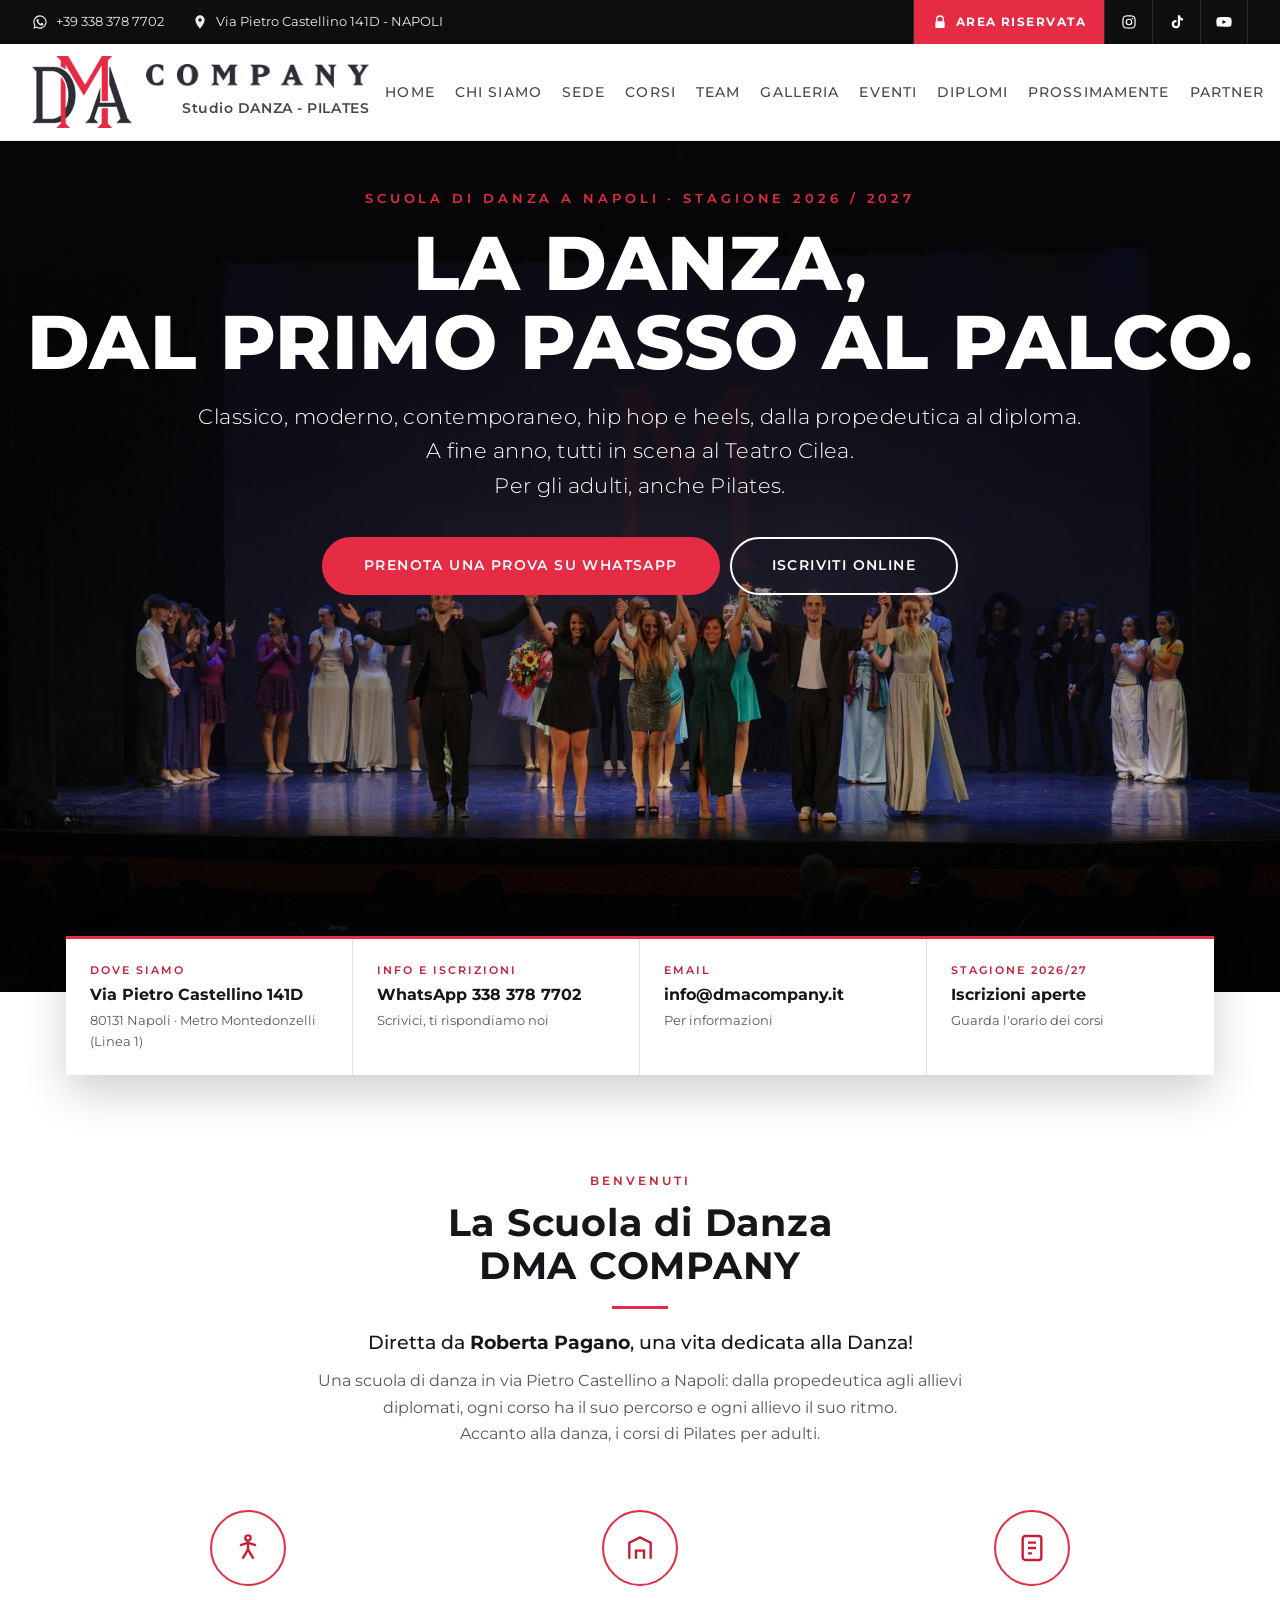
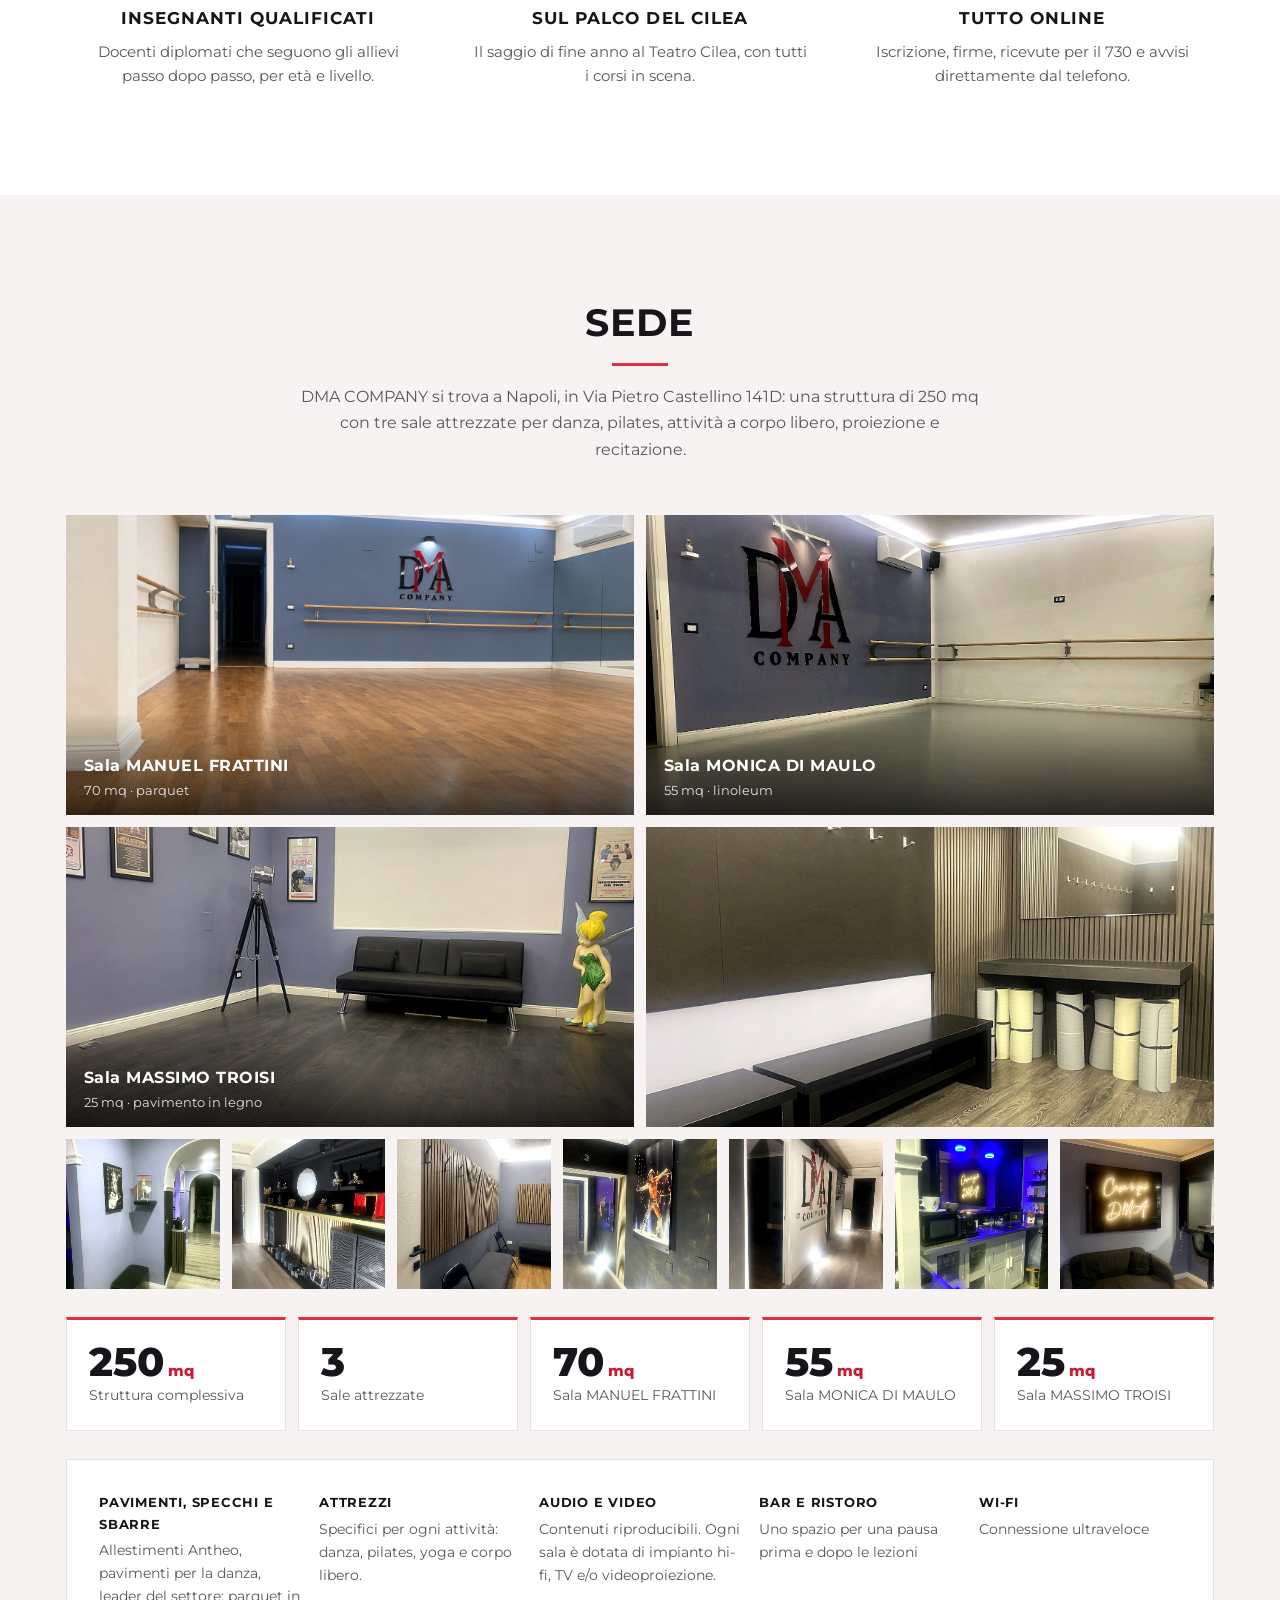
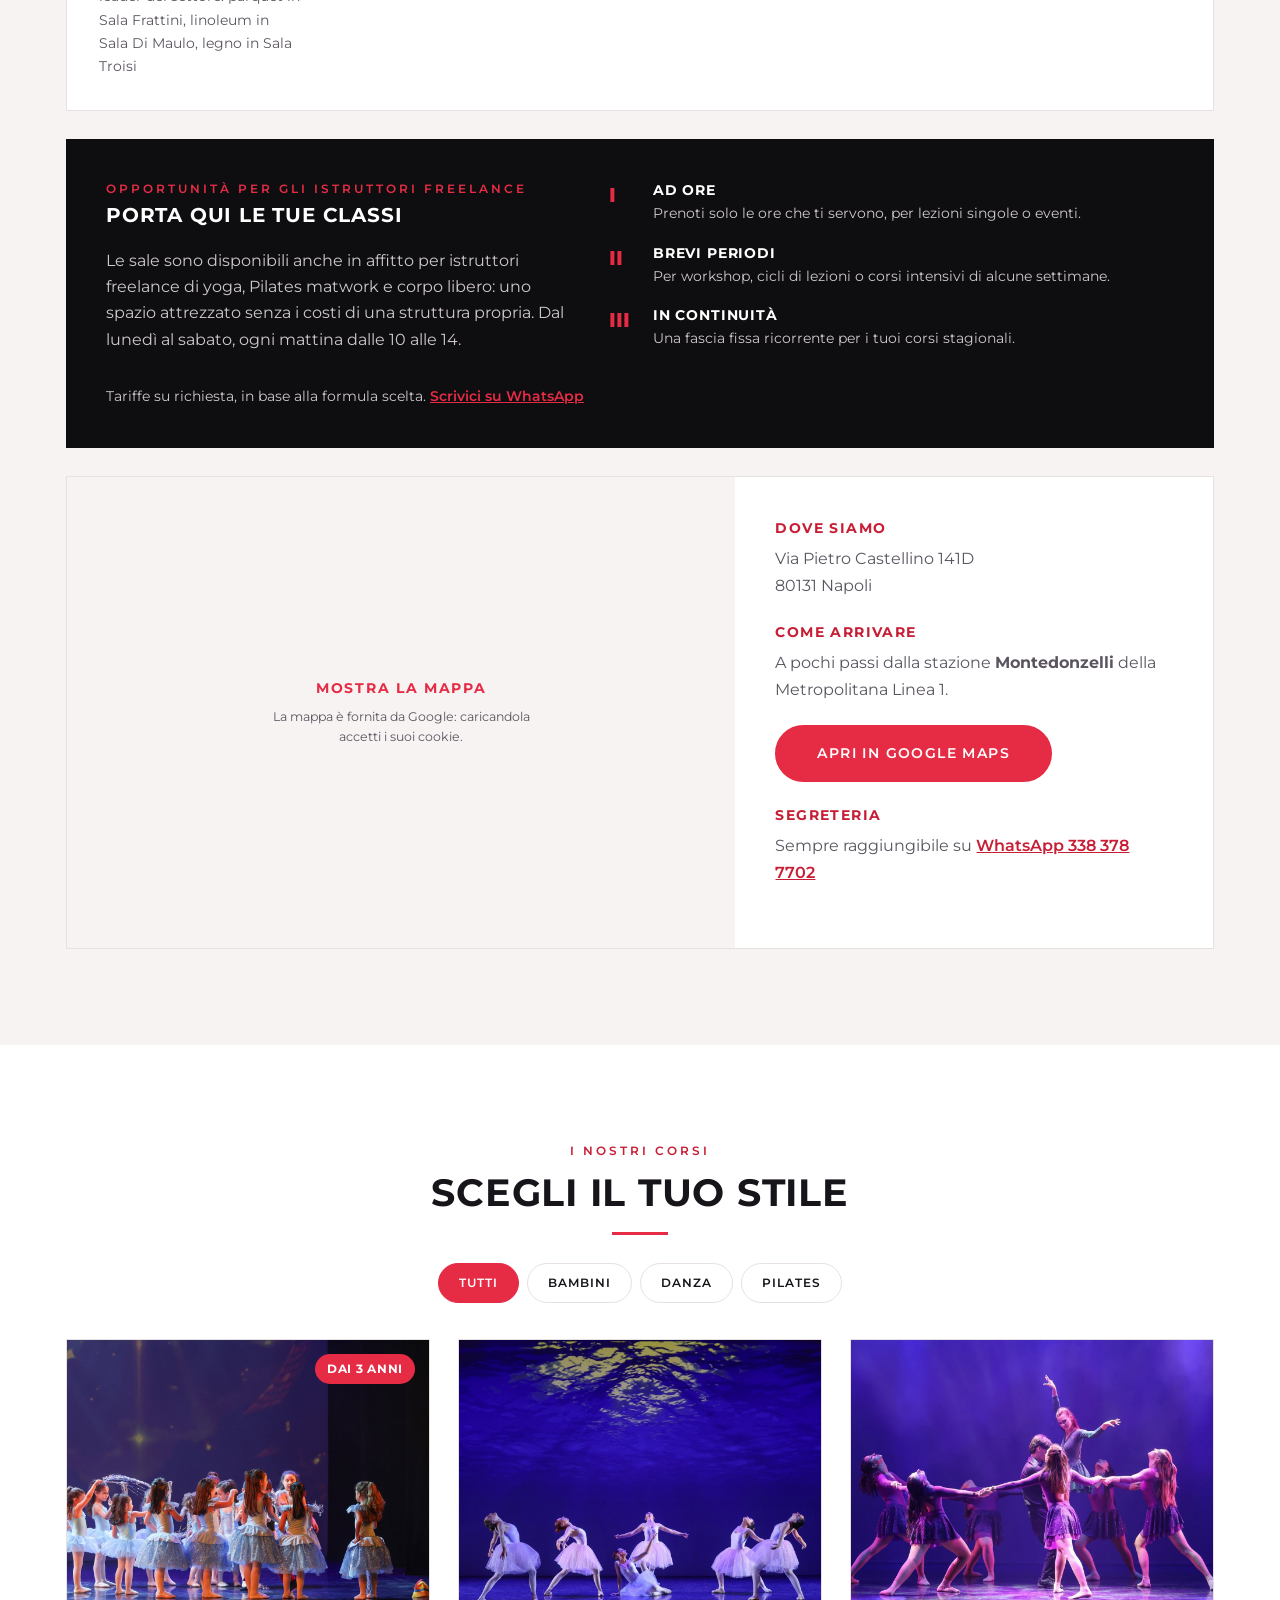
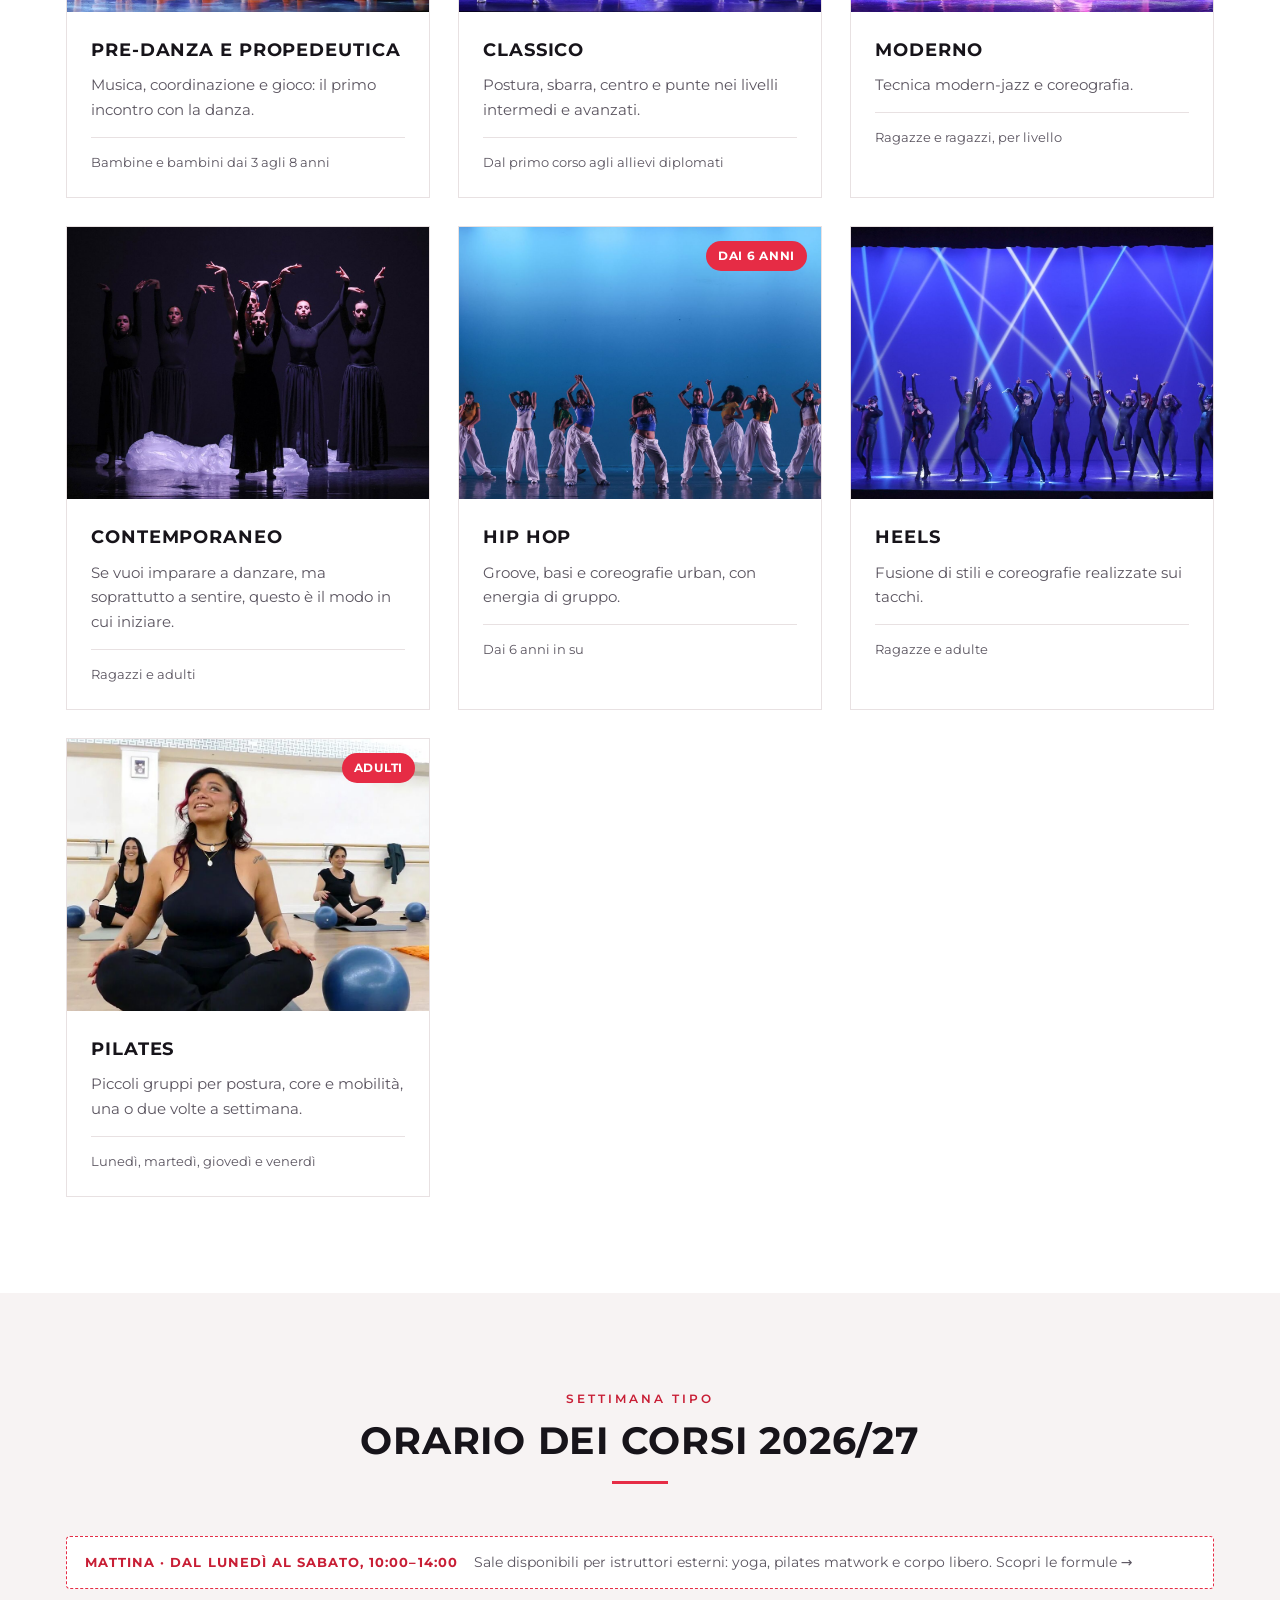
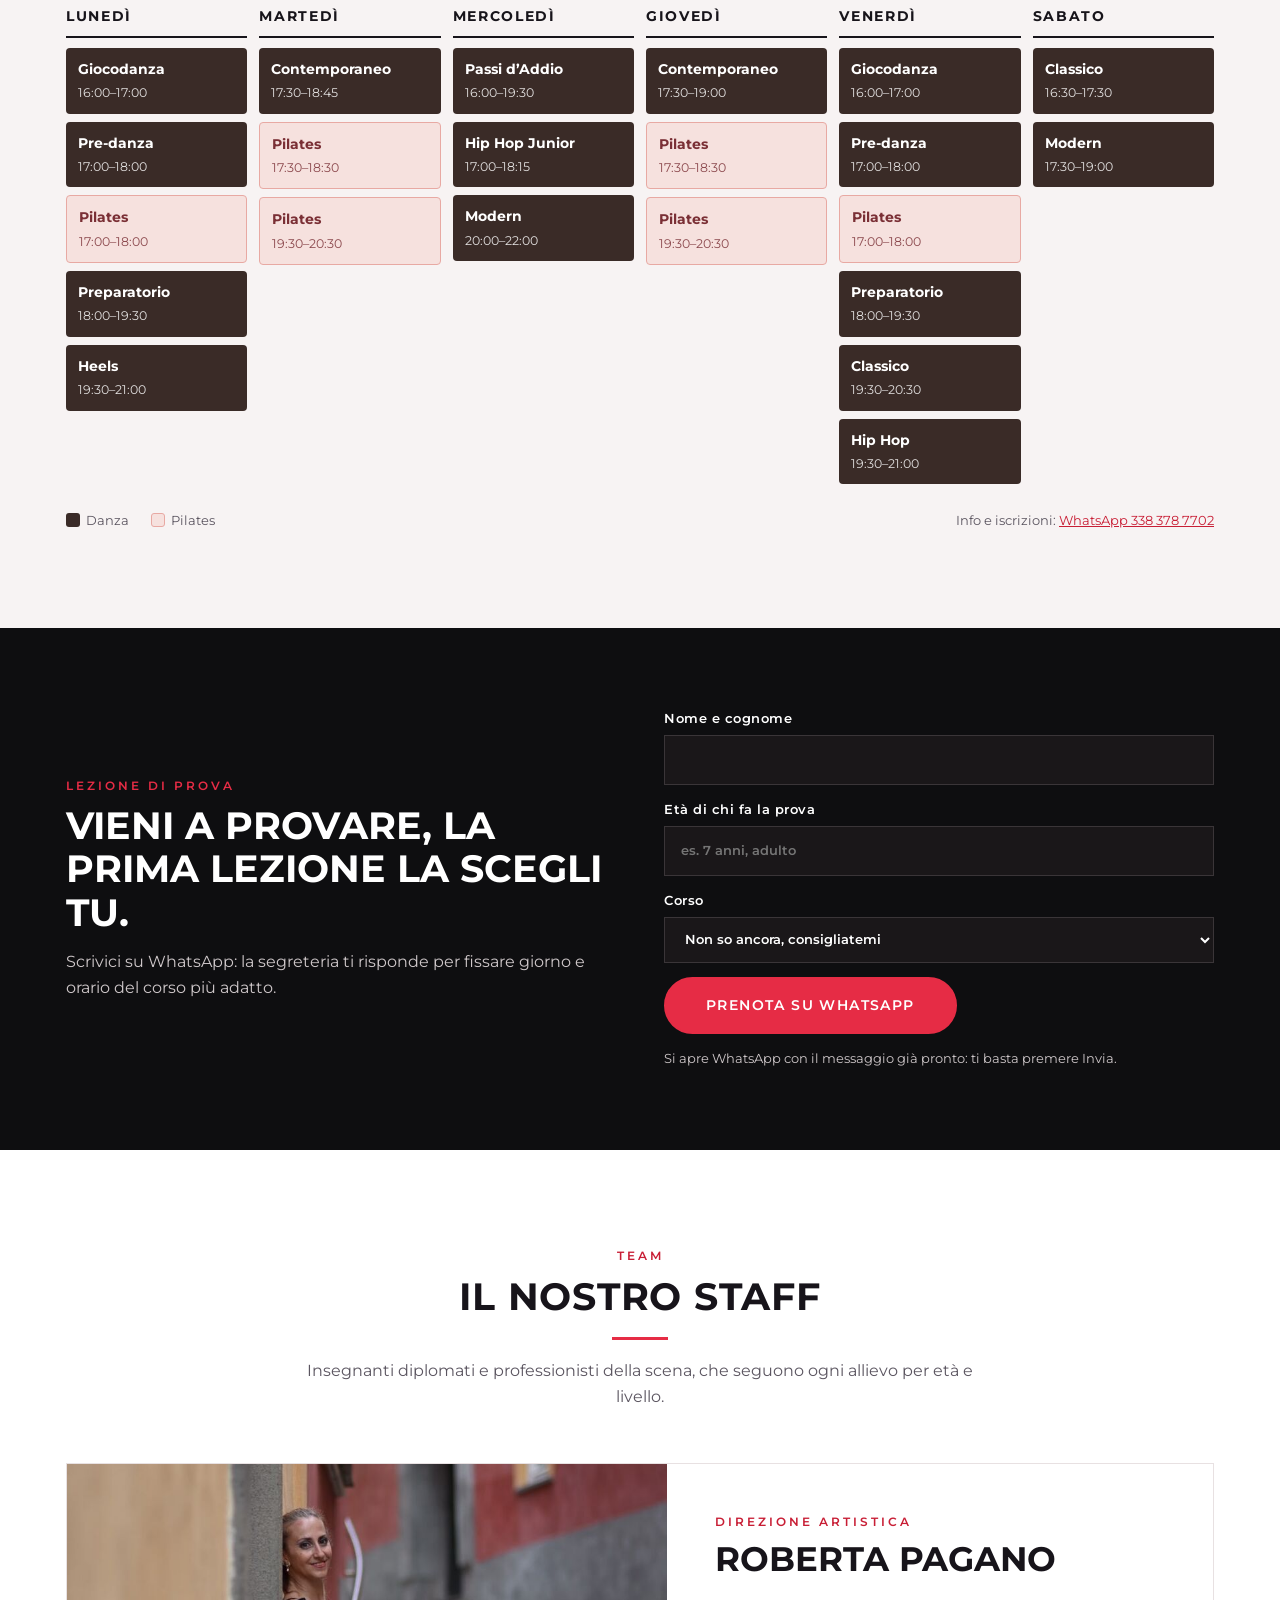
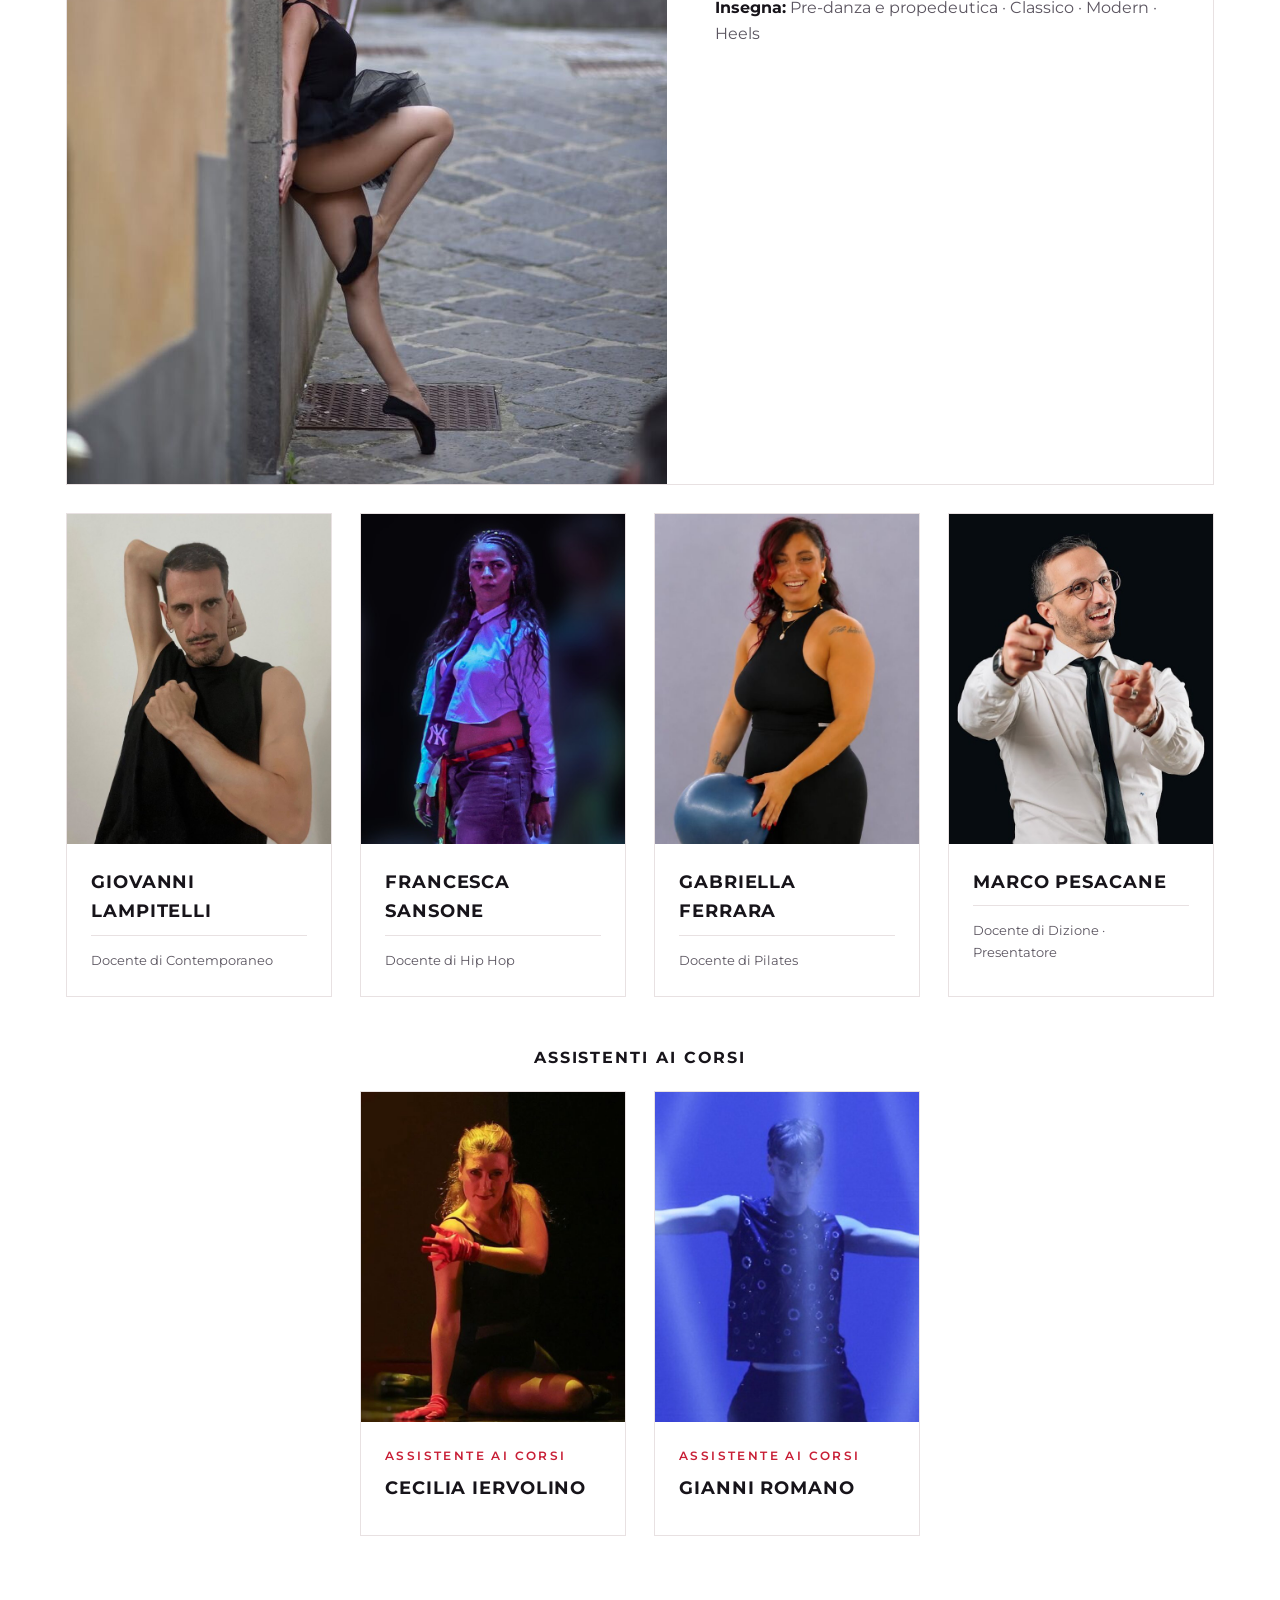
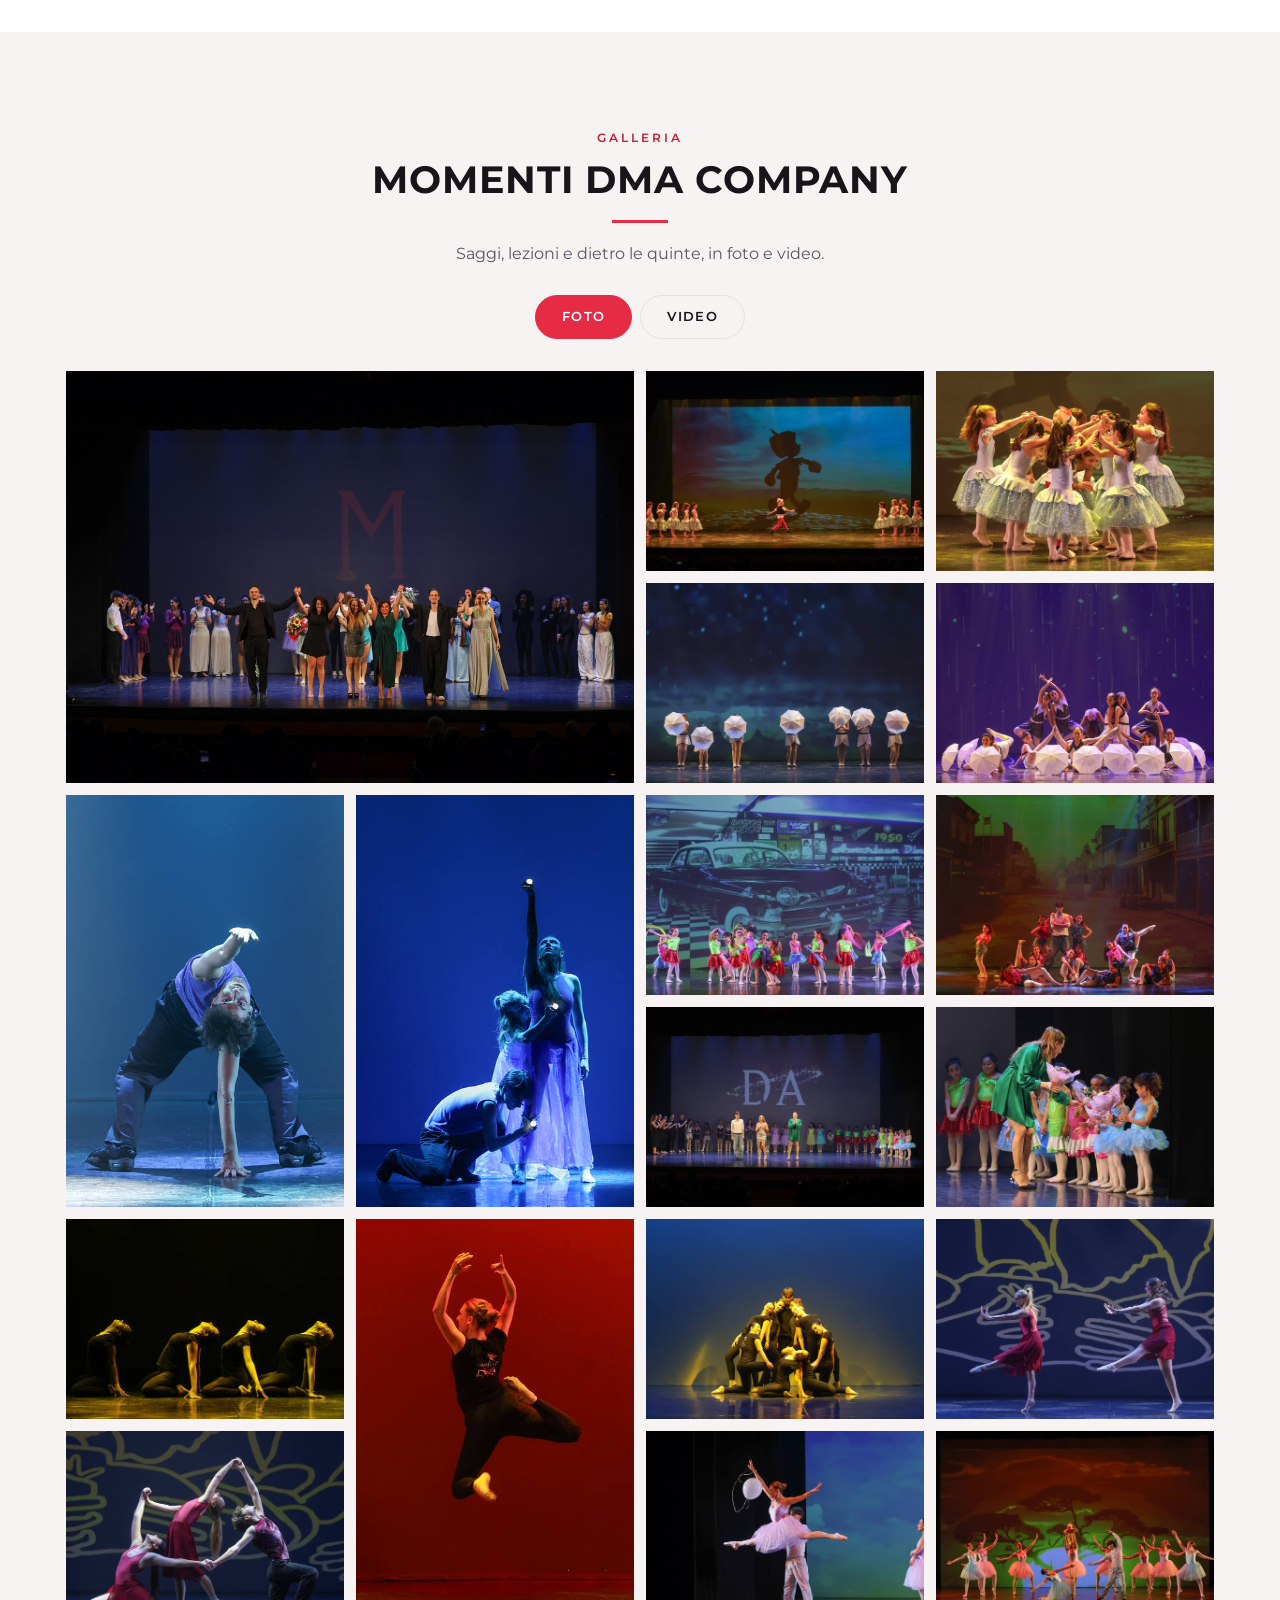
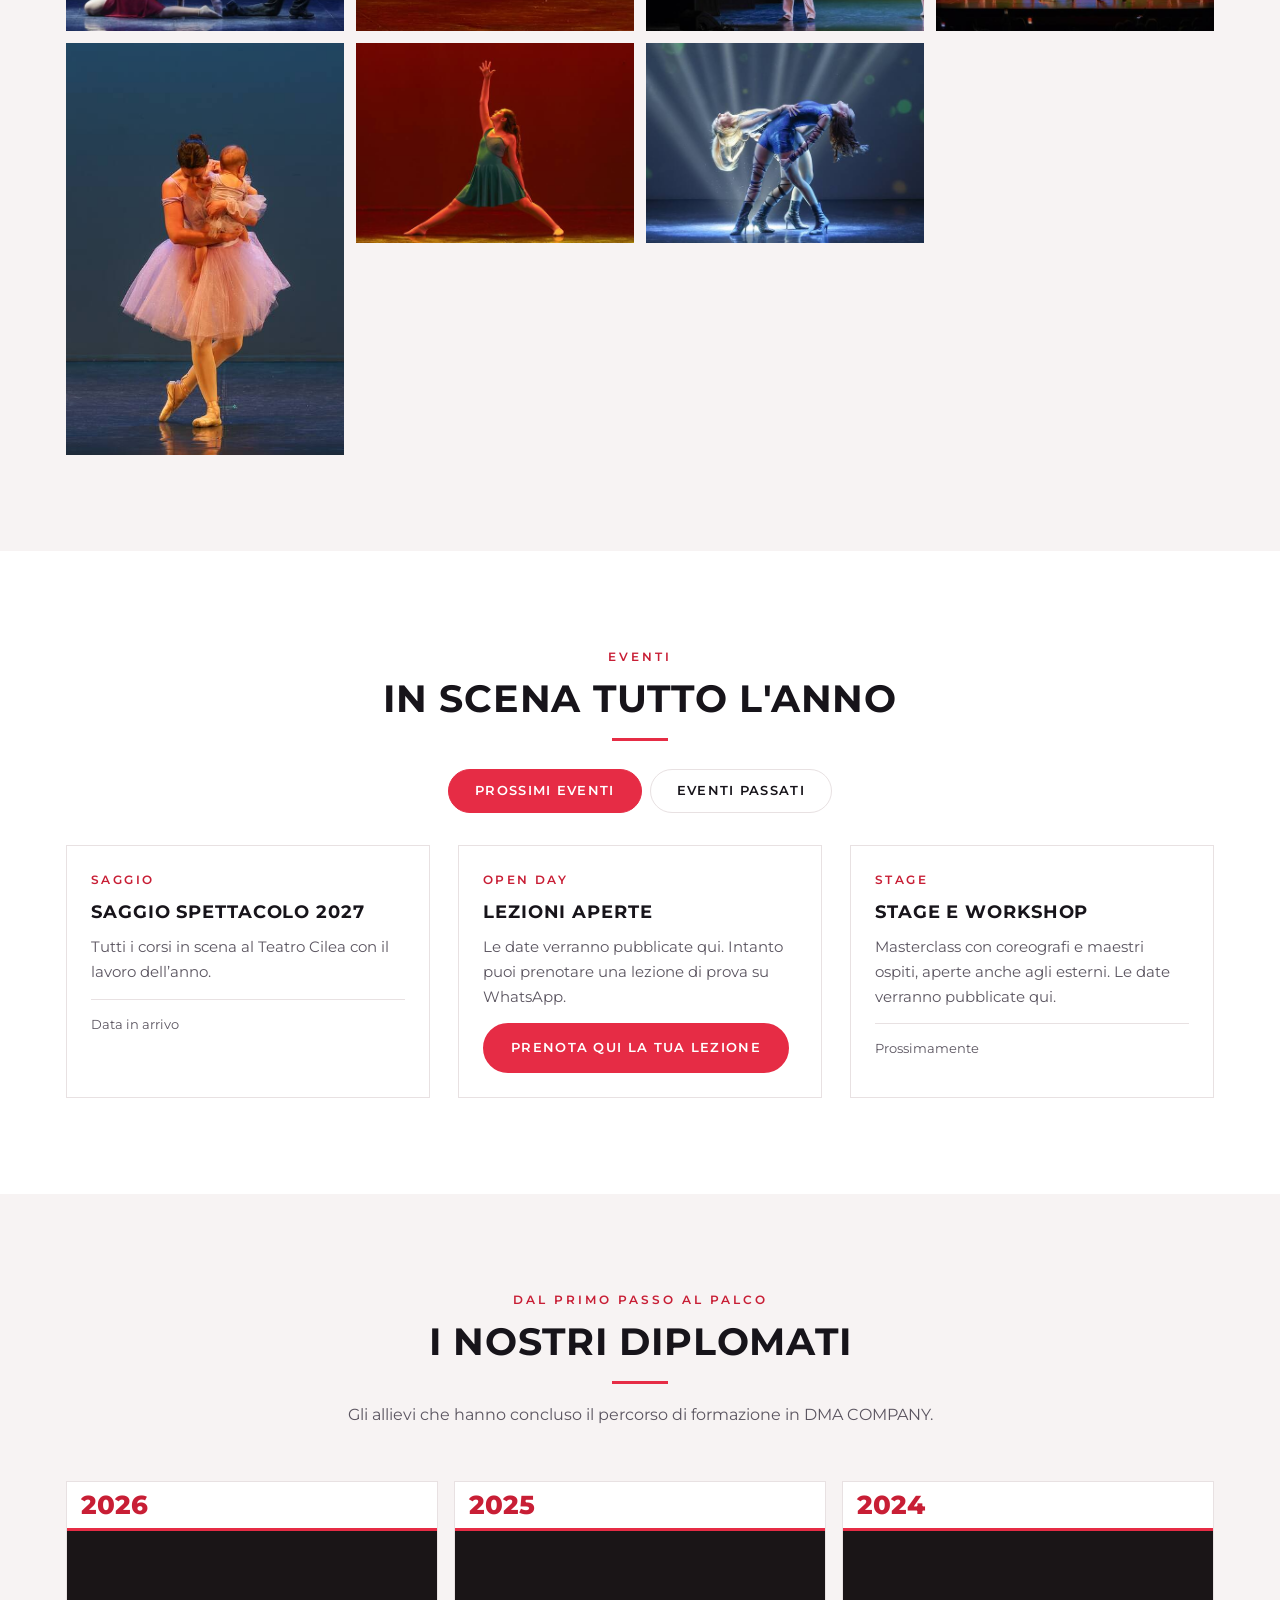
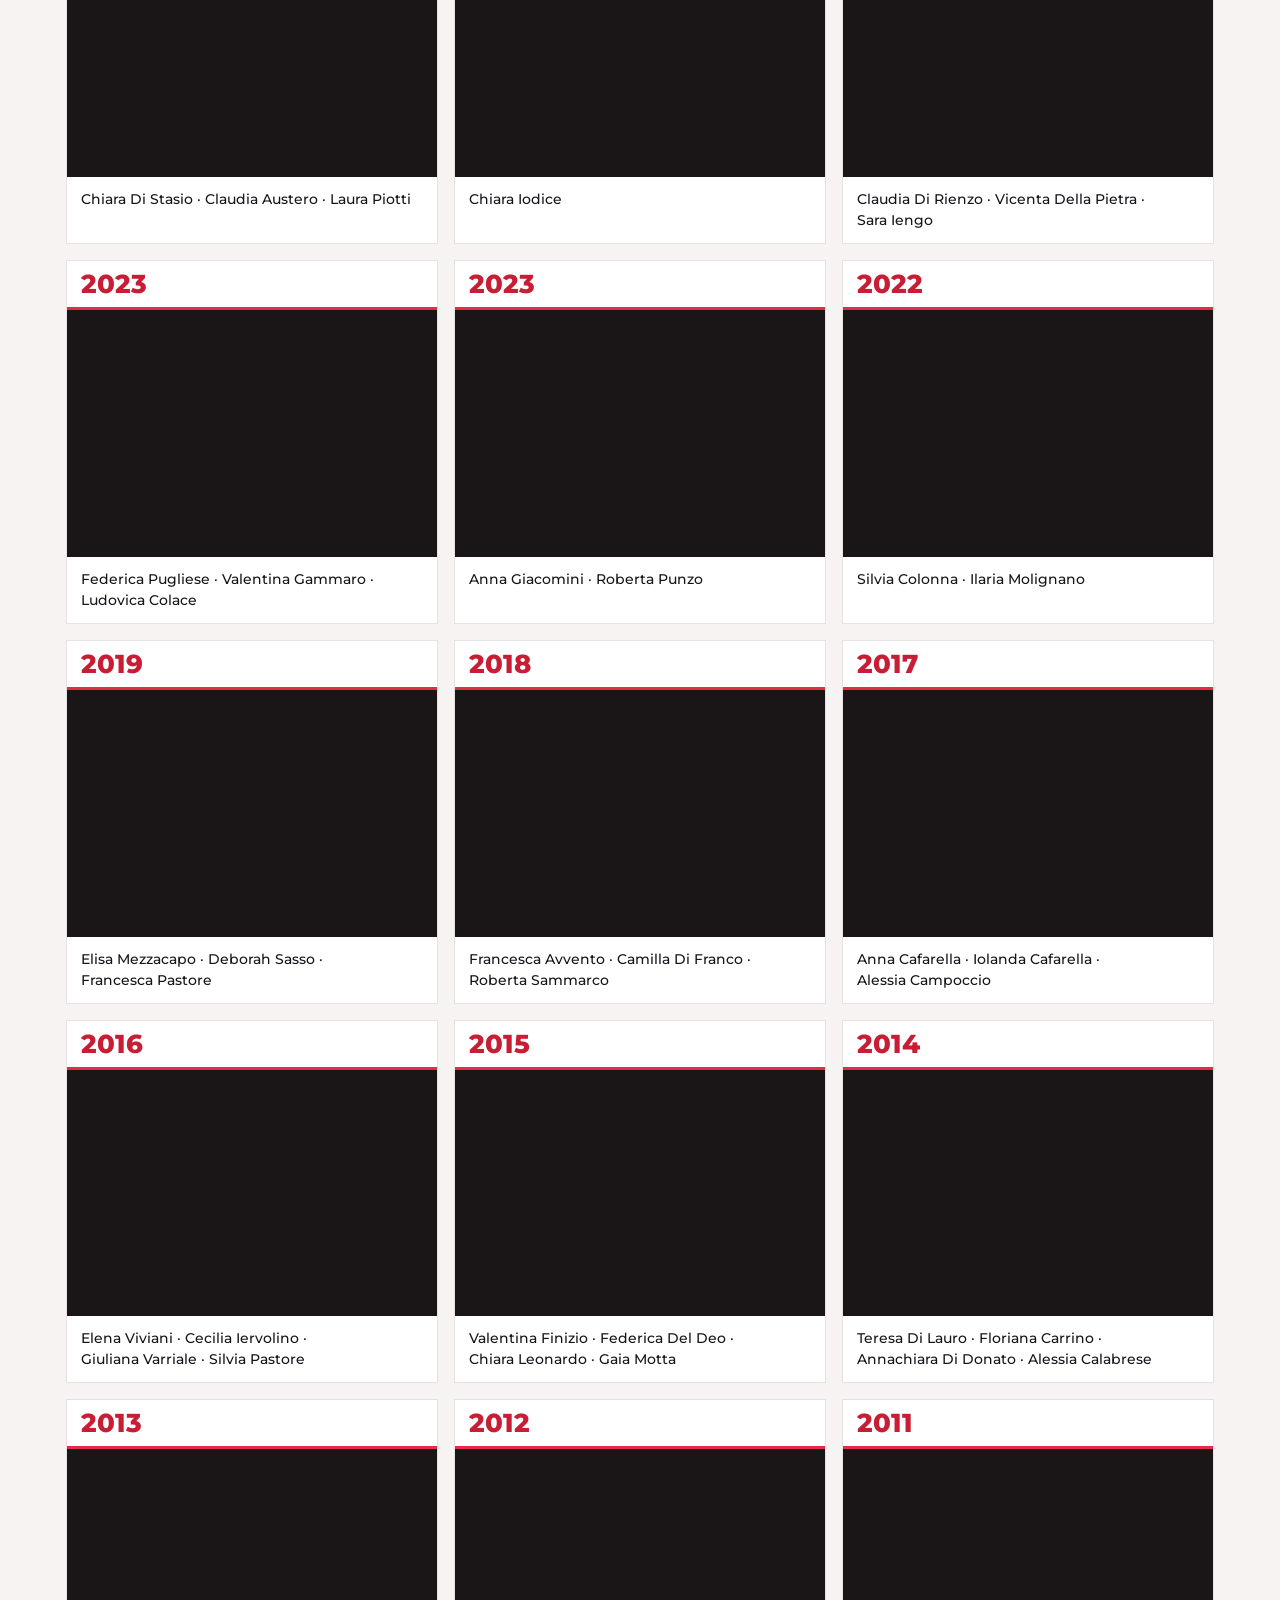
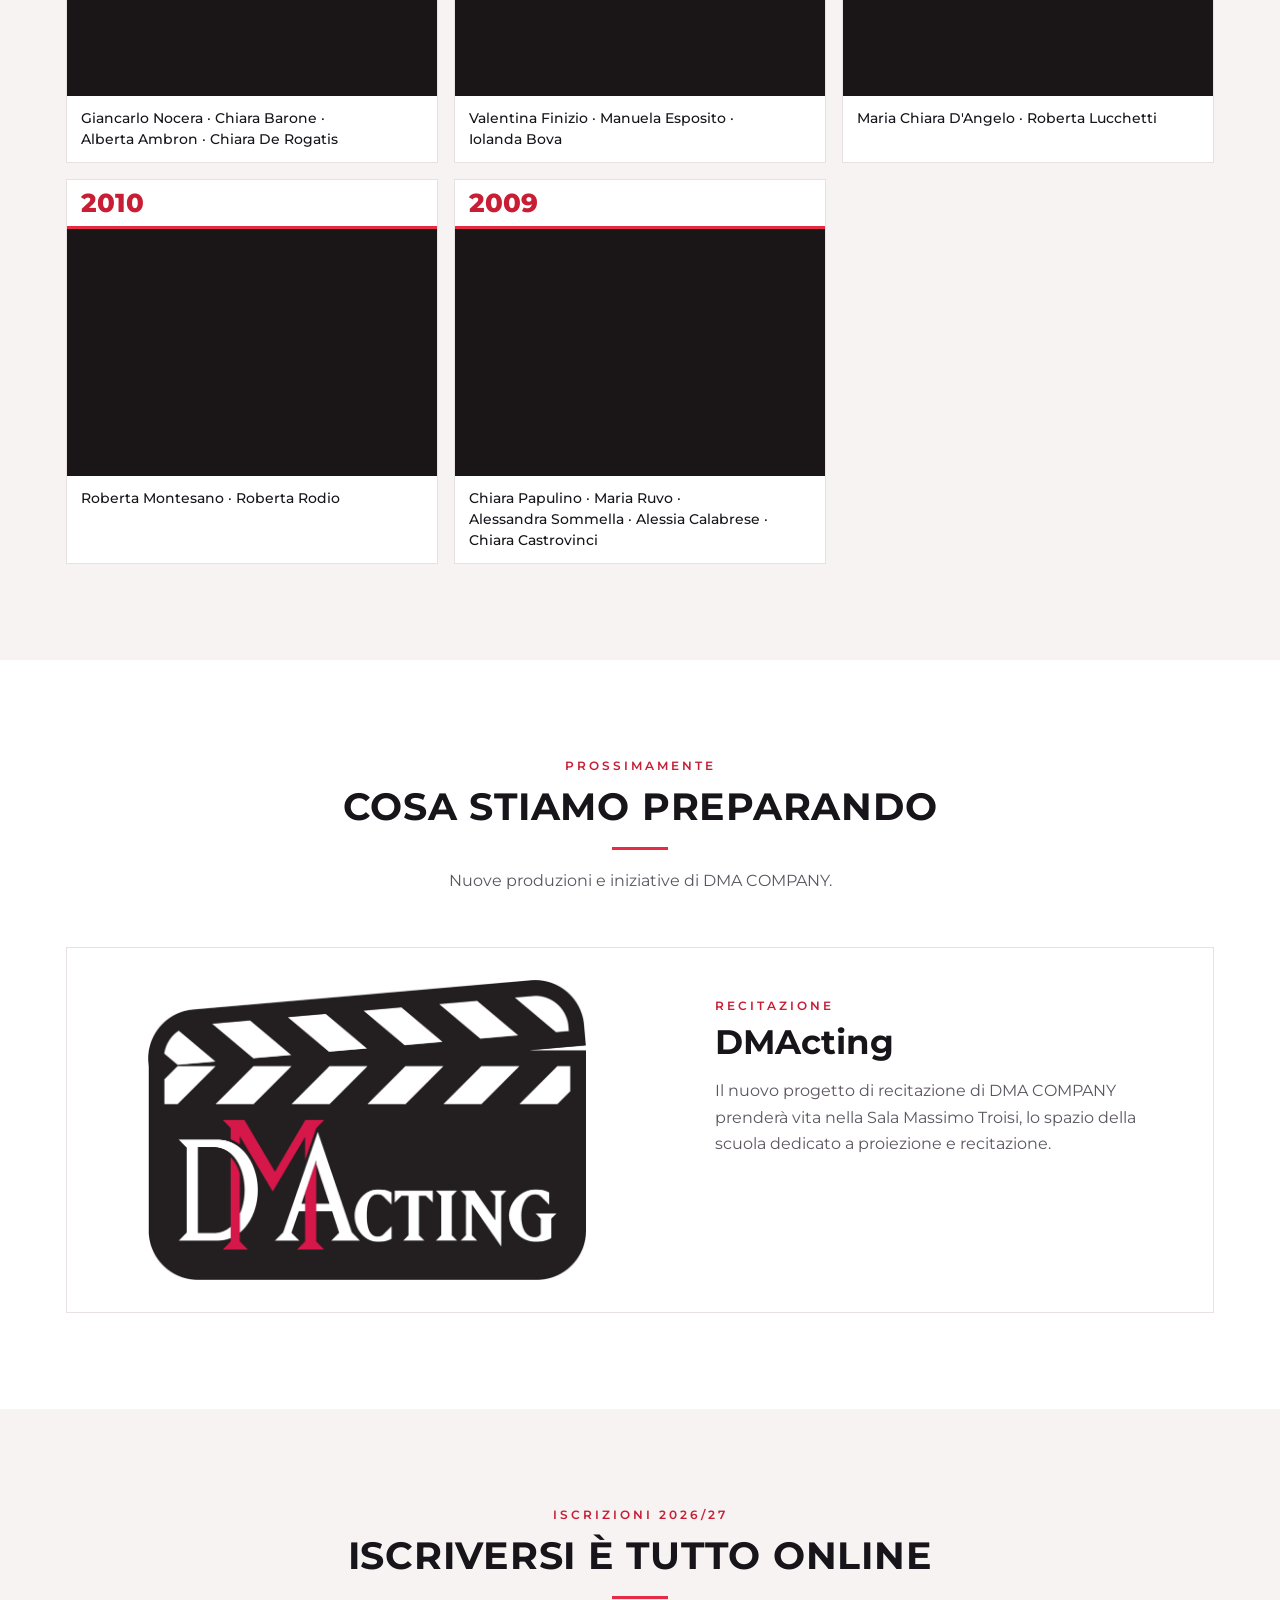
<file: anteprima/index.html>
<!doctype html><meta charset="utf-8"><meta name="robots" content="noindex"><meta http-equiv="refresh" content="0;url=/"><link rel="canonical" href="https://dmacompany.it/"><a href="/">dmacompany.it</a>
</file>
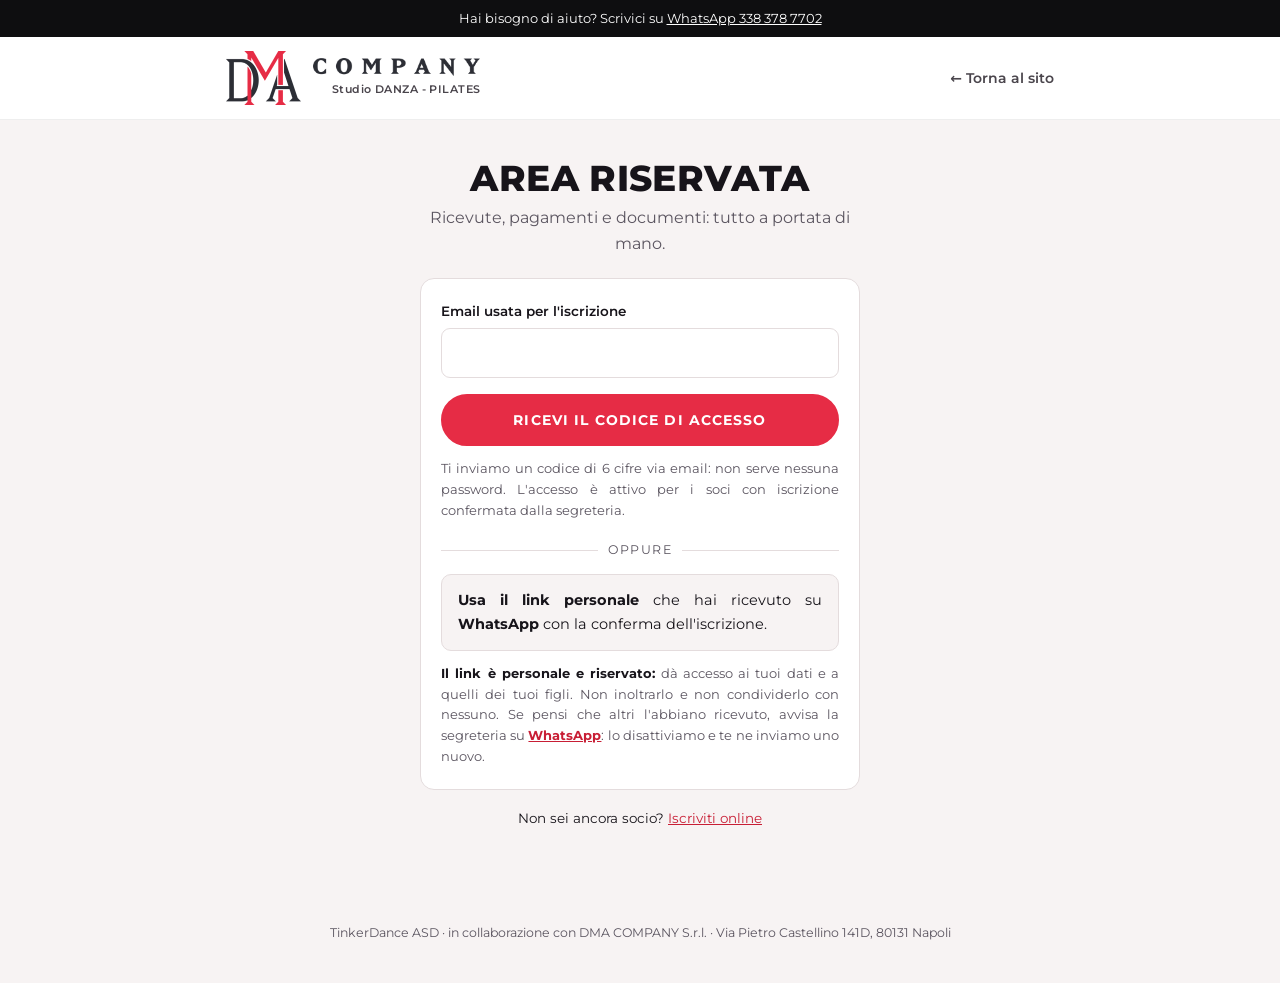
<file: area/index.html>
<!doctype html><html lang="it"><head><meta charset="utf-8"><meta name="viewport" content="width=device-width,initial-scale=1">
<meta name="robots" content="noindex,nofollow">
<title>Area riservata · DMA COMPANY</title>
<link rel="manifest" href="/area/manifest.webmanifest">
<meta name="theme-color" content="#0E0E10">
<link rel="apple-touch-icon" href="/area/apple-touch-icon.png?v=3">
<meta name="apple-mobile-web-app-capable" content="yes">
<meta name="mobile-web-app-capable" content="yes">
<meta name="apple-mobile-web-app-title" content="DMA Soci">
<meta name="apple-mobile-web-app-status-bar-style" content="black">
<link rel="stylesheet" href="/fonts/montserrat.css">
<style>
:root{--ink:#17141A;--ink2:#5B5560;--bg:#F7F3F3;--card:#FFFFFF;--line:#E4DCDD;--rose:#E62C45;--rose-d:#C81E35;--rose-s:#FCE8EB;--ok:#2F7D5B;--ok-s:#E4F3EB;--warn:#9A5B00;--warn-s:#FFF2DB;--bar:#0E0E10}
@media (prefers-color-scheme:dark){:root:not([data-theme="light"]){--ink:#F3EEEF;--ink2:#B9B0B3;--bg:#141214;--card:#1E1B1D;--line:#332E30;--rose-d:#FF6B7D;--rose-s:#3A1A20;--ok:#5CC495;--ok-s:#173226;--warn:#F0B35A;--warn-s:#3A2A12;color-scheme:dark}}
:root[data-theme="dark"]{--ink:#F3EEEF;--ink2:#B9B0B3;--bg:#141214;--card:#1E1B1D;--line:#332E30;--rose-d:#FF6B7D;--rose-s:#3A1A20;--ok:#5CC495;--ok-s:#173226;--warn:#F0B35A;--warn-s:#3A2A12;color-scheme:dark}
*{box-sizing:border-box}
body{margin:0;background:var(--bg);color:var(--ink);font:400 16px/1.6 Montserrat,system-ui,sans-serif}
a{color:var(--rose-d)}
input,select,button,textarea{font:inherit;color:inherit}
.top{background:var(--bar);color:#fff;font-size:13px;padding:8px 16px;text-align:center}
.top a{color:#fff}
header{background:#fff;border-bottom:1px solid #EEE}
header .in{max-width:860px;margin:0 auto;padding:14px 16px;display:flex;align-items:center;justify-content:space-between;gap:12px}
.brand{display:flex;align-items:center;gap:12px;text-decoration:none;color:#17141A}
.brand img{height:54px;width:auto;display:block}.brand img.word{height:18px}
.brand>span{display:flex;flex-direction:column;width:max-content}
.brand small{display:block;width:0;min-width:100%;font-size:11px;font-weight:600;letter-spacing:.04em;color:#4A454C;margin-top:5px;text-align:right;white-space:nowrap}
header .back{font-size:14px;font-weight:600;color:#4A454C;text-decoration:none}
main{max-width:860px;margin:0 auto;padding:28px 16px 80px}
h1{margin:0 0 6px;font-size:clamp(26px,5vw,36px);font-weight:800;line-height:1.15;text-transform:uppercase;letter-spacing:.01em}
.lead{margin:0 0 22px;color:var(--ink2)}
.kick{color:var(--rose-d);font-size:12px;font-weight:700;letter-spacing:.22em;text-transform:uppercase}
.steps{display:flex;gap:6px;list-style:none;margin:0 0 18px;padding:0;overflow-x:auto}
.steps li{flex:1 0 auto;font-size:12px;font-weight:600;color:var(--ink2);padding:8px 10px;border-bottom:3px solid var(--line);white-space:nowrap}
.steps li.on{color:var(--ink);border-color:var(--rose)}.steps li.done{color:var(--ok);border-color:var(--ok)}
.card{background:var(--card);border:1px solid var(--line);border-radius:14px;padding:22px 20px}
.card h2{margin:0 0 4px;font-size:20px;font-weight:700}
.card .sub{margin:0 0 18px;color:var(--ink2);font-size:14.5px}
.grid{display:grid;grid-template-columns:repeat(2,minmax(0,1fr));gap:14px 16px}
.full{grid-column:1/-1}
@media (max-width:620px){.grid{grid-template-columns:minmax(0,1fr)}}
label.f{display:flex;flex-direction:column;gap:5px;font-size:13.5px;font-weight:600}
label.f span.h{font-weight:400;color:var(--ink2);font-size:12.5px}
input[type=text],input[type=email],input[type=tel],input[type=date],select,textarea{width:100%;padding:11px 12px;border:1px solid var(--line);border-radius:9px;background:var(--card);font-size:16px}
textarea{min-height:80px;resize:vertical}
input:focus,select:focus,textarea:focus{outline:2px solid var(--rose);outline-offset:1px;border-color:transparent}
.err{border-color:var(--rose)!important;background:var(--rose-s)!important}
.msg{font-size:13px;color:var(--rose-d);min-height:0}
.opts{display:grid;gap:8px}
.opt{display:flex;gap:12px;align-items:flex-start;padding:12px 14px;border:1px solid var(--line);border-radius:10px;cursor:pointer;background:var(--card)}
.opt:has(input:checked){border-color:var(--rose);background:var(--rose-s)}
.opt input{margin-top:4px;accent-color:var(--rose);width:18px;height:18px;flex:none}
.opt b{display:block;font-weight:600}.opt small{display:block;color:var(--ink2);font-size:13px}
.opt .pr{margin-left:auto;font-weight:700;white-space:nowrap;font-variant-numeric:tabular-nums}
.chips{display:flex;flex-wrap:wrap;gap:8px}
.chip{display:flex;align-items:center;gap:8px;padding:8px 12px;border:1px solid var(--line);border-radius:999px;cursor:pointer;font-size:14px;background:var(--card)}
.chip:has(input:checked){border-color:var(--rose);background:var(--rose-s)}
.chip input{accent-color:var(--rose)}
.chip small{color:var(--ink2)}
.box{padding:14px 16px;border-radius:10px;background:var(--bg);border:1px solid var(--line);font-size:14.5px}
.box.warn{background:var(--warn-s);border-color:transparent;color:var(--warn)}
.box.ok{background:var(--ok-s);border-color:transparent;color:var(--ok)}
.iban{font-family:ui-monospace,Menlo,Consolas,monospace;font-size:17px;font-weight:700;letter-spacing:.04em;word-break:break-all}
.row{display:flex;justify-content:space-between;gap:12px;padding:6px 0;border-bottom:1px dashed var(--line)}.row:last-child{border:0}
.row b{font-variant-numeric:tabular-nums}
.tot{font-size:22px;font-weight:800}
.file{display:flex;flex-wrap:wrap;gap:10px;align-items:center}
.file .name{font-size:14px;color:var(--ink2)}
.legal{max-height:260px;overflow:auto;font-size:13.5px;line-height:1.55;padding:14px 16px;border:1px solid var(--line);border-radius:10px;background:var(--bg)}
.legal h3{font-size:14px;margin:12px 0 4px}.legal h3:first-child{margin-top:0}.legal p,.legal ul{margin:0 0 8px}.legal ul{padding-left:18px}
.nav{display:flex;justify-content:space-between;gap:12px;margin-top:22px}
.btn{display:inline-flex;align-items:center;justify-content:center;gap:8px;padding:13px 26px;border-radius:999px;background:var(--rose);color:#fff;border:2px solid var(--rose);font-weight:700;font-size:14px;letter-spacing:.08em;text-transform:uppercase;cursor:pointer;text-decoration:none}
.btn:hover{background:var(--rose-d);border-color:var(--rose-d)}
.btn.ghost{background:transparent;color:var(--ink);border-color:var(--line)}
.btn.small{padding:8px 14px;font-size:12px}
.btn:disabled{opacity:.5;cursor:not-allowed}
.btn:focus-visible{outline:3px solid var(--ink);outline-offset:2px}
.sum td{padding:5px 12px 5px 0;vertical-align:top;font-size:14.5px}.sum td:first-child{color:var(--ink2);white-space:nowrap}
.hidden{display:none!important}
.demo{margin:0 0 18px}
footer{text-align:center;color:var(--ink2);font-size:12.5px;padding:0 16px 40px}
</style>
<style>main .lead,main .sub,main .box{text-align:justify;hyphens:manual;-webkit-hyphens:manual}.or{display:flex;align-items:center;gap:10px;color:var(--ink2);font-size:12.5px;text-transform:uppercase;letter-spacing:.12em;margin:20px 0 14px}.or::before,.or::after{content:"";flex:1;height:1px;background:var(--line)}.login{max-width:440px;margin:10px auto 0}.code{font-family:ui-monospace,Menlo,Consolas,monospace;letter-spacing:.3em;text-align:center;font-size:22px!important}</style><link rel="stylesheet" href="/area/area.css?v=20"></head><body>
<div class="top">Hai bisogno di aiuto? Scrivici su <a href="https://wa.me/393383787702" target="_blank" rel="noopener">WhatsApp 338 378 7702</a></div>
<header><div class="in"><a class="brand" href="/"><img src="[data-uri]" alt="Logo DMA COMPANY"><span><b><img class="word" src="[data-uri]" alt="COMPANY"></b><small>Studio DANZA - PILATES</small></span></a><a class="back" href="/">← Torna al sito</a></div></header>
<div class="inst" id="inst" hidden role="region" aria-label="Installa l'app"><img src="/area/icon-192.png?v=3" alt="" width="40" height="40"><p class="it"></p><button type="button" class="btn small ib" hidden>Installa</button><button type="button" class="ix" aria-label="Chiudi">×</button></div>
<main><div class="login">
  <h1 style="text-align:center">Area riservata</h1>
  <p class="lead" style="text-align:center">Ricevute, pagamenti e documenti: tutto a portata di mano.</p>
  <section class="card">
    <form id="f" novalidate>
      <label class="f">Email usata per l'iscrizione<input type="email" id="em" required autocomplete="email"></label>
      <div class="nav" style="margin-top:16px"><button type="submit" class="btn" style="width:100%">Ricevi il codice di accesso</button></div>
    </form>
    <p class="sub" style="margin:12px 0 0;font-size:13px">Ti inviamo un codice di 6 cifre via email: non serve nessuna password. L'accesso è attivo per i soci con iscrizione confermata dalla segreteria.</p>
    <div class="vialink"><div class="or">oppure</div>
    <div class="box" style="font-size:14.5px"><b>Usa il link personale</b> che hai ricevuto su <b style="white-space:nowrap">WhatsApp</b> con la conferma dell'iscrizione.</div>
    <p class="sub" style="margin:12px 0 0;font-size:13px"><b style="color:var(--ink)">Il link è personale e riservato:</b> dà accesso ai tuoi dati e a quelli dei tuoi figli. Non inoltrarlo e non condividerlo con nessuno. Se pensi che altri l'abbiano ricevuto, avvisa la segreteria su <a href="https://wa.me/393383787702" target="_blank" rel="noopener" style="white-space:nowrap;font-weight:700">WhatsApp</a>: lo disattiviamo e te ne inviamo uno nuovo.</p></div>
    <div class="box warn hidden" id="msg" style="margin-top:14px" role="status" aria-live="polite"><b>L'area riservata è in arrivo.</b> Sarà attiva a breve. Nel frattempo per ricevute e pagamenti scrivici su <a href="https://wa.me/393383787702" style="white-space:nowrap;font-weight:700">WhatsApp</a>.</div>
  </section>
  <p class="sub" style="text-align:center;margin-top:18px;font-size:13.5px">Non sei ancora socio? <a href="/iscrizione/">Iscriviti online</a></p>
</div></main>
<footer>TinkerDance ASD · in collaborazione con DMA COMPANY S.r.l. · Via Pietro Castellino 141D, 80131 Napoli</footer>
<script src="/area/area.js?v=30"></script>
<script src="/area/registro.js?v=10"></script>
<script src="/area/app.js?v=7"></script>
</body></html>
</file>
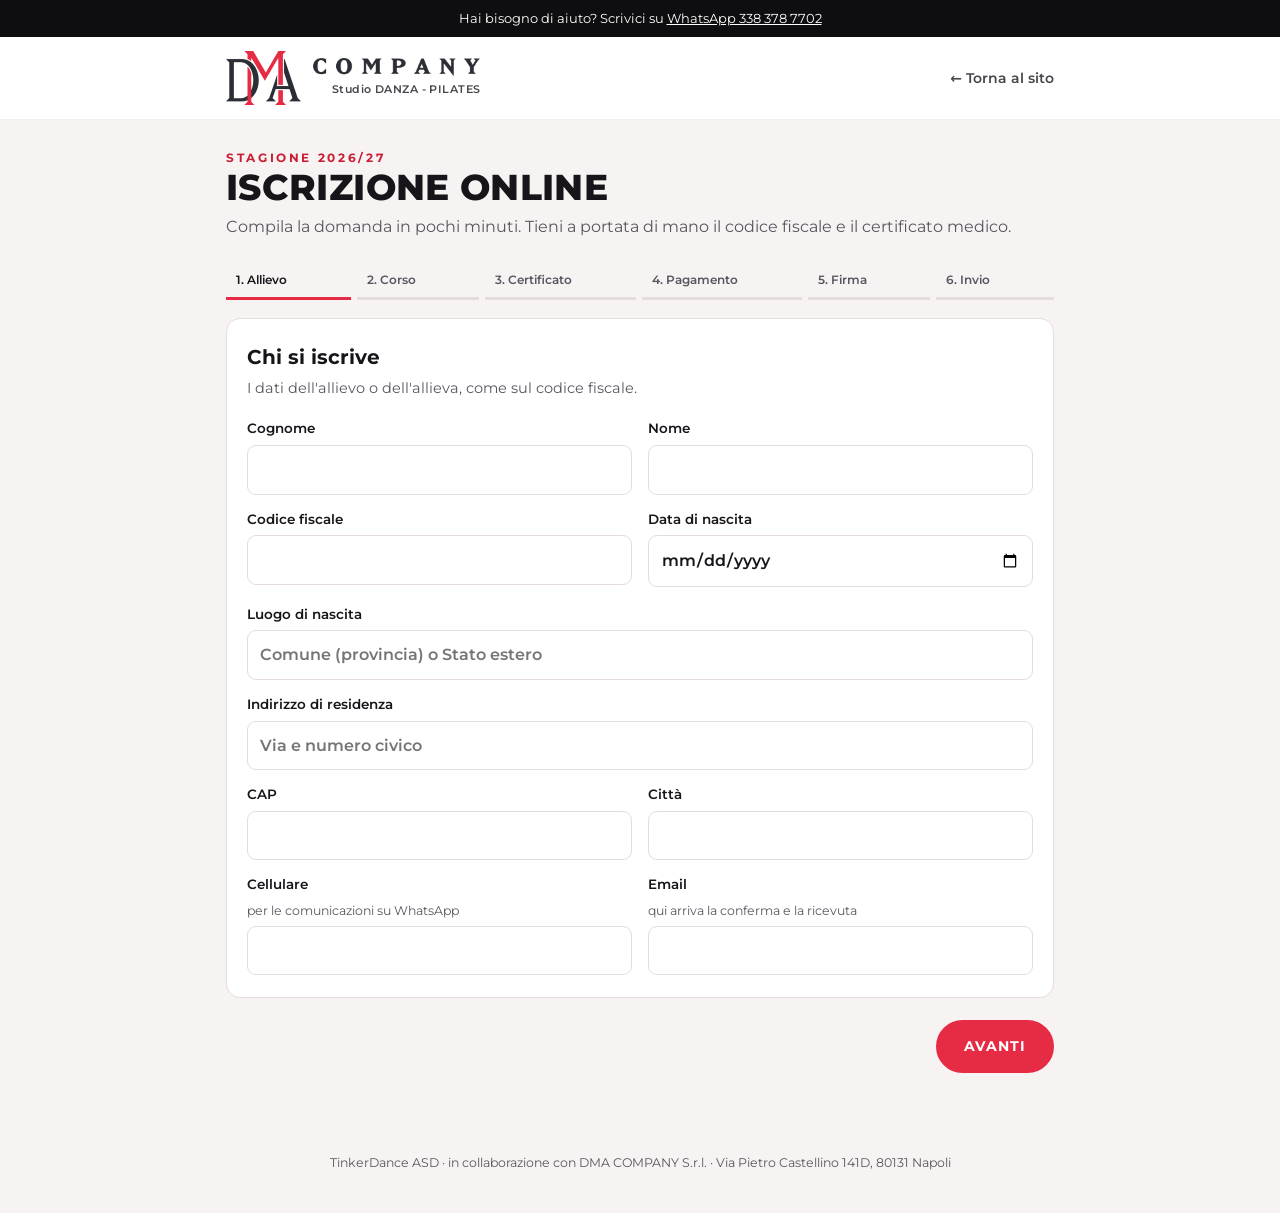
<file: iscrizione/index.html>
<!doctype html><html lang="it"><head><meta charset="utf-8"><meta name="viewport" content="width=device-width,initial-scale=1">
<meta name="robots" content="noindex,nofollow">
<title>Iscrizione online · DMA COMPANY</title>
<link rel="stylesheet" href="/fonts/montserrat.css">
<style>
:root{--ink:#17141A;--ink2:#5B5560;--bg:#F7F3F3;--card:#FFFFFF;--line:#E4DCDD;--rose:#E62C45;--rose-d:#C81E35;--rose-s:#FCE8EB;--ok:#2F7D5B;--ok-s:#E4F3EB;--warn:#9A5B00;--warn-s:#FFF2DB;--bar:#0E0E10}
@media (prefers-color-scheme:dark){:root:not([data-theme="light"]){--ink:#F3EEEF;--ink2:#B9B0B3;--bg:#141214;--card:#1E1B1D;--line:#332E30;--rose-d:#FF6B7D;--rose-s:#3A1A20;--ok:#5CC495;--ok-s:#173226;--warn:#F0B35A;--warn-s:#3A2A12;color-scheme:dark}}
:root[data-theme="dark"]{--ink:#F3EEEF;--ink2:#B9B0B3;--bg:#141214;--card:#1E1B1D;--line:#332E30;--rose-d:#FF6B7D;--rose-s:#3A1A20;--ok:#5CC495;--ok-s:#173226;--warn:#F0B35A;--warn-s:#3A2A12;color-scheme:dark}
*{box-sizing:border-box}
body{margin:0;background:var(--bg);color:var(--ink);font:400 16px/1.6 Montserrat,system-ui,sans-serif}
a{color:var(--rose-d)}
input,select,button,textarea{font:inherit;color:inherit}
.top{background:var(--bar);color:#fff;font-size:13px;padding:8px 16px;text-align:center}
.top a{color:#fff}
header{background:#fff;border-bottom:1px solid #EEE}
header .in{max-width:860px;margin:0 auto;padding:14px 16px;display:flex;align-items:center;justify-content:space-between;gap:12px}
.brand{display:flex;align-items:center;gap:12px;text-decoration:none;color:#17141A}
.brand img{height:54px;width:auto;display:block}.brand img.word{height:18px}
.brand>span{display:flex;flex-direction:column;width:max-content}
.brand small{display:block;width:0;min-width:100%;font-size:11px;font-weight:600;letter-spacing:.04em;color:#4A454C;margin-top:5px;text-align:right;white-space:nowrap}
header .back{font-size:14px;font-weight:600;color:#4A454C;text-decoration:none}
main{max-width:860px;margin:0 auto;padding:28px 16px 80px}
h1{margin:0 0 6px;font-size:clamp(26px,5vw,36px);font-weight:800;line-height:1.15;text-transform:uppercase;letter-spacing:.01em}
.lead{margin:0 0 22px;color:var(--ink2)}
.kick{color:var(--rose-d);font-size:12px;font-weight:700;letter-spacing:.22em;text-transform:uppercase}
.steps{display:flex;gap:6px;list-style:none;margin:0 0 18px;padding:0;overflow-x:auto}
.steps li{flex:1 0 auto;font-size:12px;font-weight:600;color:var(--ink2);padding:8px 10px;border-bottom:3px solid var(--line);white-space:nowrap}
.steps li.on{color:var(--ink);border-color:var(--rose)}.steps li.done{color:var(--ok);border-color:var(--ok)}
.card{background:var(--card);border:1px solid var(--line);border-radius:14px;padding:22px 20px}
.card h2{margin:0 0 4px;font-size:20px;font-weight:700}
.card .sub{margin:0 0 18px;color:var(--ink2);font-size:14.5px}
.grid{display:grid;grid-template-columns:repeat(2,minmax(0,1fr));gap:14px 16px}
.full{grid-column:1/-1}
@media (max-width:620px){.grid{grid-template-columns:minmax(0,1fr)}}
label.f{display:flex;flex-direction:column;gap:5px;font-size:13.5px;font-weight:600}
label.f span.h{font-weight:400;color:var(--ink2);font-size:12.5px}
input[type=text],input[type=email],input[type=tel],input[type=date],select,textarea{width:100%;padding:11px 12px;border:1px solid var(--line);border-radius:9px;background:var(--card);font-size:16px}
textarea{min-height:80px;resize:vertical}
input:focus,select:focus,textarea:focus{outline:2px solid var(--rose);outline-offset:1px;border-color:transparent}
.err{border-color:var(--rose)!important;background:var(--rose-s)!important}
.msg{font-size:13px;color:var(--rose-d);min-height:0}
.opts{display:grid;gap:8px}
.opt[hidden]{display:none!important}.sigbox{position:relative;border:1.5px dashed var(--line);border-radius:12px;background:#fff;height:170px;touch-action:none}.sigbox canvas{width:100%;height:100%;display:block;border-radius:12px;cursor:crosshair}.sigbox.err{border-color:#B4233A}.sigph{position:absolute;inset:0;display:grid;place-items:center;color:#b9b0b3;font-size:15px;pointer-events:none}.opt{display:flex;gap:12px;align-items:flex-start;padding:12px 14px;border:1px solid var(--line);border-radius:10px;cursor:pointer;background:var(--card)}
.opt:has(input:checked){border-color:var(--rose);background:var(--rose-s)}
.opt input{margin-top:4px;accent-color:var(--rose);width:18px;height:18px;flex:none}
.opt b{display:block;font-weight:600}.opt small{display:block;color:var(--ink2);font-size:13px}
.opt .pr{margin-left:auto;font-weight:700;white-space:nowrap;font-variant-numeric:tabular-nums}
.chips{display:flex;flex-wrap:wrap;gap:8px}
.chip{display:flex;align-items:center;gap:8px;padding:8px 12px;border:1px solid var(--line);border-radius:999px;cursor:pointer;font-size:14px;background:var(--card)}
.chip:has(input:checked){border-color:var(--rose);background:var(--rose-s)}
.chip input{accent-color:var(--rose)}
.chip small{color:var(--ink2)}
.box{padding:14px 16px;border-radius:10px;background:var(--bg);border:1px solid var(--line);font-size:14.5px}
.box.warn{background:var(--warn-s);border-color:transparent;color:var(--warn)}
.box.ok{background:var(--ok-s);border-color:transparent;color:var(--ok)}
.iban{font-family:ui-monospace,Menlo,Consolas,monospace;font-size:17px;font-weight:700;letter-spacing:.04em;word-break:break-all}
.row{display:flex;justify-content:space-between;gap:12px;padding:6px 0;border-bottom:1px dashed var(--line)}.row:last-child{border:0}
.row b{font-variant-numeric:tabular-nums}
.tot{font-size:22px;font-weight:800}
.file{display:flex;flex-wrap:wrap;gap:10px;align-items:center}
.file .name{font-size:14px;color:var(--ink2)}
.legal{max-height:260px;overflow:auto;font-size:13.5px;line-height:1.55;padding:14px 16px;border:1px solid var(--line);border-radius:10px;background:var(--bg)}
.legal h3{font-size:14px;margin:12px 0 4px}.legal h4{font-size:13px;margin:10px 0 3px}.legal h3:first-child{margin-top:0}.legal p,.legal ul{margin:0 0 8px}.legal ul{padding-left:18px}
.nav{display:flex;justify-content:space-between;gap:12px;margin-top:22px}
.btn{display:inline-flex;align-items:center;justify-content:center;gap:8px;padding:13px 26px;border-radius:999px;background:var(--rose);color:#fff;border:2px solid var(--rose);font-weight:700;font-size:14px;letter-spacing:.08em;text-transform:uppercase;cursor:pointer;text-decoration:none}
.btn:hover{background:var(--rose-d);border-color:var(--rose-d)}
.btn.ghost{background:transparent;color:var(--ink);border-color:var(--line)}
.btn.small{padding:8px 14px;font-size:12px}
.btn:disabled{opacity:.5;cursor:not-allowed}
.btn:focus-visible{outline:3px solid var(--ink);outline-offset:2px}
.sum td{padding:5px 12px 5px 0;vertical-align:top;font-size:14.5px}.sum td:first-child{color:var(--ink2);white-space:nowrap}
.hidden{display:none!important}
.demo{margin:0 0 18px}
footer{text-align:center;color:var(--ink2);font-size:12.5px;padding:0 16px 40px}
.arec[hidden]{display:none!important}
</style></head><body>
<div class="top">Hai bisogno di aiuto? Scrivici su <a href="https://wa.me/393383787702" target="_blank" rel="noopener">WhatsApp 338 378 7702</a></div>
<header><div class="in"><a class="brand" href="/"><img src="[data-uri]" alt="Logo DMA COMPANY"><span><b><img class="word" src="[data-uri]" alt="COMPANY"></b><small>Studio DANZA - PILATES</small></span></a><a class="back" href="/">← Torna al sito</a></div></header>
<main>
  <div class="kick">Stagione 2026/27</div>
  <h1>Iscrizione online</h1>
  <p class="lead">Compila la domanda in pochi minuti. Tieni a portata di mano il codice fiscale e il certificato medico.</p>
  <div class="box warn demo hidden" id="demo"><b>Modulo in prova.</b> Le iscrizioni compilate qui non vengono ancora inviate: alla fine vedrai solo il riepilogo.</div>
  <ol class="steps" id="steps"></ol>
  <section class="card hidden" id="ricCard">
    <h2>Carica la ricevuta del bonifico</h2><p class="sub" id="ricSub"></p>
    <div class="box" id="ricBon"></div>
    <div style="margin-top:16px"><div class="file"><label class="btn ghost small" for="fRic">Scegli il file</label><input type="file" id="fRic" accept="image/*,application/pdf" class="hidden"><span class="name" id="nRic">Nessun file scelto</span></div><span class="msg" data-m="fRic"></span></div>
    <div class="box hidden" id="ricEsito" style="margin-top:16px" role="status" aria-live="polite"></div>
    <div class="nav"><span></span><button type="button" class="btn" id="ricSend">Invia la ricevuta</button></div>
  </section>
  <form id="f" novalidate autocomplete="on">
    <input type="text" name="website" tabindex="-1" autocomplete="off" style="position:absolute;left:-9999px" aria-hidden="true">

    <section class="card step" data-t="Allievo">
      <h2>Chi si iscrive</h2><p class="sub">I dati dell'allievo o dell'allieva, come sul codice fiscale.</p>
      <div class="grid">
        <label class="f">Cognome<input type="text" name="a_cognome" required autocomplete="family-name"></label>
        <label class="f">Nome<input type="text" name="a_nome" required autocomplete="given-name"></label>
        <label class="f">Codice fiscale<input type="text" name="a_cf" required maxlength="16" style="text-transform:uppercase" autocomplete="off"><span class="msg" data-m="a_cf"></span></label>
        <label class="f">Data di nascita<input type="date" name="a_nascita" required></label>
        <label class="f full">Luogo di nascita<input type="text" name="a_luogo" required placeholder="Comune (provincia) o Stato estero"></label>
        <label class="f full">Indirizzo di residenza<input type="text" name="a_indirizzo" required autocomplete="street-address" placeholder="Via e numero civico"></label>
        <label class="f">CAP<input type="text" name="a_cap" required inputmode="numeric" maxlength="5" autocomplete="postal-code"></label>
        <label class="f">Città<input type="text" name="a_citta" required autocomplete="address-level2"></label>
        <label class="f arec">Cellulare<span class="h" data-h="cell">per le comunicazioni su WhatsApp</span><input type="tel" name="a_cell" autocomplete="tel"></label>
        <label class="f arec">Email<span class="h" data-h="email">qui arriva la conferma e la ricevuta</span><input type="email" name="a_email" autocomplete="email"></label>
      </div>
    </section>

    <section class="card step" data-t="Genitore" data-minor>
      <h2>Genitore o tutore</h2><p class="sub">L'allievo è minorenne: la domanda la presenta e la firma un genitore.</p>
      <div class="grid">
        <div class="f full" style="display:flex;gap:18px;align-items:center">In qualità di <label style="display:flex;gap:6px;align-items:center"><input type="radio" name="g_ruolo" value="genitore" checked> genitore</label><label style="display:flex;gap:6px;align-items:center"><input type="radio" name="g_ruolo" value="tutore"> tutore</label></div>
        <label class="f">Cognome<input type="text" name="g_cognome" required></label>
        <label class="f">Nome<input type="text" name="g_nome" required></label>
        <label class="f">Codice fiscale<span class="h">serve per la ricevuta e la detrazione fiscale</span><input type="text" name="g_cf" required maxlength="16" style="text-transform:uppercase"><span class="msg" data-m="g_cf"></span></label>
        <label class="f">Data di nascita<span class="h">facoltativo</span><input type="date" name="g_nascita"></label>
        <label class="f">Luogo di nascita<span class="h">facoltativo</span><input type="text" name="g_luogo"></label>
        <label class="f full">Residenza<span class="h">solo se diversa da quella dell'allievo</span><input type="text" name="g_residenza" placeholder="Via, numero, CAP, città"></label>
        <label class="f">Cellulare<input type="tel" name="g_cell" required autocomplete="tel"></label>
        <label class="f full">Email<input type="email" name="g_email" required autocomplete="email"></label>
      </div>
    </section>

    <section class="card step" data-t="Corso">
      <h2>Corso</h2><p class="sub">Scegli i corsi che frequenterai e la data di inizio.</p>
      <div class="opts" style="grid-template-columns:repeat(2,minmax(0,1fr))" id="aree">
        <label class="opt"><input type="radio" name="area" value="Danza" required><span><b>Danza</b><small>Giocodanza, pre-danza, classico, modern, contemporaneo, hip hop, heels</small></span></label>
        <label class="opt"><input type="radio" name="area" value="Pilates"><span><b>Pilates</b><small>Piccoli gruppi, una o due lezioni a settimana</small></span></label>
      </div>
      <div id="corsiBox" class="hidden" style="margin-top:18px">
        <div style="font-weight:600;font-size:13.5px;margin-bottom:8px">Corsi</div>
        <div class="chips" id="corsi"></div>
        <div style="font-weight:600;font-size:13.5px;margin:18px 0 8px">Formula <span style="font-weight:400;color:var(--ink2)">· puoi sceglierne più di una se frequenti più corsi</span></div>
        <div class="opts" id="tariffe"></div>
        <label class="f" style="margin-top:18px;max-width:320px">Data di inizio frequenza<span class="h">Il giorno della prima lezione dopo la prova: le prime una o due lezioni di prova sono gratuite. Se frequenti già, indica quando hai iniziato.</span><input type="date" name="inizio" required></label>
      </div>
    </section>

    <section class="card step" data-t="Certificato">
      <h2>Certificato medico</h2><p class="sub">Per frequentare serve un certificato medico per attività sportiva non agonistica in corso di validità.</p>
      <div class="opts">
        <label class="opt"><input type="radio" name="cert" value="allego" required><span><b>Lo allego ora</b><small>Foto o PDF del certificato</small></span></label>
        <label class="opt"><input type="radio" name="cert" value="segreteria"><span><b>Lo consegno in segreteria</b><small>Entro la prima lezione</small></span></label>
      </div>
      <div class="grid hidden" id="certBox" style="margin-top:16px">
        <div class="f full"><div class="file"><label class="btn ghost small" for="fCert">Scegli il file</label><input type="file" id="fCert" accept="image/*,application/pdf" class="hidden"><span class="name" id="nCert">Nessun file scelto</span></div><span class="msg" data-m="fCert"></span></div>
        <label class="f">Data di scadenza<input type="date" name="certScad"></label>
      </div>
    </section>

    <section class="card step" data-t="Pagamento">
      <h2>Pagamento</h2><p class="sub">La quota associativa annuale è obbligatoria. Scegli come preferisci pagare il corso.</p>
      <div class="opts" id="pag"></div>
      <div style="font-weight:600;font-size:13.5px;margin:18px 0 8px">Come paghi</div>
      <div class="opts">
        <label class="opt" id="optCarta" hidden><input type="radio" name="metodo" value="carta"><span><b>Carta di credito o debito</b><small>Paghi subito online, in modo sicuro, alla fine della domanda. Pagamento tracciabile, valido per la detrazione delle spese sportive dei figli</small></span></label>
        <label class="opt"><input type="radio" name="metodo" value="bonifico" checked><span><b>Bonifico</b><small>Ricevi su WhatsApp importo, IBAN e un link personale per caricare la ricevuta quando hai pagato, anche nei giorni successivi</small></span></label>
        <label class="opt"><input type="radio" name="metodo" value="contanti"><span><b>Contanti o carta in segreteria</b><small>Ricevi su WhatsApp l'importo e paghi alla prima occasione in sede. Per i minori, il pagamento in contanti non è detraibile nella dichiarazione dei redditi</small></span></label>
      </div>
      <div class="box" style="margin-top:16px"><b>La domanda si invia comunque</b>, anche senza pagamento o ricevuta: la segreteria la verifica e ti scrive su WhatsApp.</div>
    </section>

    <section class="card step" data-t="Firma">
      <h2>Domanda di ammissione e consensi</h2><p class="sub">Leggi e conferma. Il nome che scrivi in fondo vale come firma della domanda.</p>
      <div class="legal" id="domanda"></div>
      <div class="opts" style="margin-top:14px">
        <label class="opt"><input type="checkbox" name="ok_statuto" required><span><b>Chiedo l'ammissione come socio</b><small>Ho letto la domanda qui sopra e accetto statuto e regolamento dell'associazione</small></span></label>
      </div>
      <div class="legal" style="margin-top:16px;max-height:340px" id="informativa">
<h3>Informativa sul trattamento dei dati personali</h3>
<p><i>ai sensi degli artt. 13 e 14 del Regolamento (UE) 2016/679 (GDPR) e del D.Lgs. 196/2003</i></p>
<p>Questa informativa è resa ai soci, ai tesserati e, per i minori, ai genitori o a chi esercita la responsabilità genitoriale, i cui dati sono trattati con l'iscrizione e la partecipazione alle attività dell'associazione, anche tramite il modulo di iscrizione online e l'area riservata del sito dmacompany.it.</p>
<h4>1. Titolare del trattamento</h4>
<p>TinkerDance A.S.D., C.F. 95202080636, Via Pietro Castellino 141D, 80131 Napoli, in persona del legale rappresentante pro tempore. Contatti: info@dmacompany.it, WhatsApp 338 378 7702.</p>
<p>I servizi di segreteria, il sito, il modulo di iscrizione e l'area riservata sono gestiti per conto dell'associazione da DMA COMPANY S.r.l., Via Pietro Castellino 141D, 80131 Napoli, nominata responsabile del trattamento (art. 28 GDPR).</p>
<h4>2. Dati trattati</h4>
<p>Dati anagrafici e di contatto (nome, cognome, codice fiscale, data e luogo di nascita, residenza, cellulare, email) del socio e, per i minori, del genitore; corsi frequentati e presenze; quote, pagamenti, ricevute e ricevute di bonifico caricate; numero di tessera e dati del tesseramento; dati relativi alla salute limitati al certificato medico di idoneità all'attività sportiva; dati di accesso all'area riservata (email, data e ora degli accessi); immagini e video, solo con il consenso espresso; la foto profilo facoltativa caricata dal socio o dal genitore nell'area riservata, visibile solo a lui e all'istruttore nel registro presenze.</p>
<h4>3. Finalità e basi giuridiche</h4>
<ul>
<li>gestione della domanda di ammissione, del rapporto associativo e della partecipazione a corsi, saggi e spettacoli: esecuzione del rapporto associativo e dello statuto (art. 6.1.b GDPR);</li>
<li>tesseramento all'ente di promozione sportiva ACSI con la relativa copertura assicurativa, iscrizione al Registro nazionale delle attività sportive dilettantistiche (RASD) e adempimenti verso il Dipartimento per lo Sport: obblighi di legge e di ordinamento sportivo (art. 6.1.c GDPR);</li>
<li>adempimenti contabili e fiscali, emissione e conservazione delle ricevute, tenuta del libro soci: obbligo di legge (art. 6.1.c GDPR);</li>
<li>acquisizione e conservazione del certificato medico di idoneità sportiva, previsto dalla normativa sulla tutela sanitaria delle attività sportive: obbligo di legge e tutela della salute (art. 9.2.b, 9.2.g e 9.2.h GDPR);</li>
<li>area riservata online, per consultare quote, ricevute, certificato e documenti, caricare ricevute di pagamento e certificati, inviare richieste alla segreteria: esecuzione del rapporto associativo (art. 6.1.b GDPR);</li>
<li>invio di ricevute, avvisi e comunicazioni organizzative per email, SMS o WhatsApp ai recapiti forniti: esecuzione del rapporto associativo (art. 6.1.b GDPR); l'uso di WhatsApp avviene solo con il consenso;</li>
<li>pubblicazione di foto e video di lezioni, saggi ed eventi sul sito, sui social e sul materiale informativo dell'associazione e di DMA COMPANY, senza indicazione dei nomi: consenso dell'interessato o del genitore (art. 6.1.a GDPR), revocabile in ogni momento.</li>
</ul>
<h4>4. Natura del conferimento</h4>
<p>Il conferimento dei dati necessari alle prime quattro finalità è obbligatorio: senza di essi la domanda di ammissione non può essere accolta e non è possibile partecipare alle attività. I consensi per WhatsApp e per foto e video sono facoltativi: il rifiuto non ha conseguenze sull'iscrizione.</p>
<h4>5. Modalità del trattamento e sicurezza</h4>
<p>I dati sono trattati con strumenti cartacei e informatici da persone autorizzate e istruite (consiglio direttivo, segreteria e, per i soli dati necessari alle lezioni, gli istruttori), con misure adeguate a garantirne sicurezza e riservatezza. L'area riservata si apre solo con il link personale inviato al socio o con un codice temporaneo inviato all'email registrata, e mostra a ciascuno solo i propri dati e quelli dei figli minori. Non ci sono decisioni automatizzate né profilazione.</p>
<h4>6. Destinatari</h4>
<p>I dati possono essere comunicati, per le sole finalità indicate, a: ACSI e compagnie assicurative collegate al tesseramento; Dipartimento per lo Sport e gestori del RASD; professionisti incaricati della contabilità e degli adempimenti fiscali; banche e servizi di pagamento; DMA COMPANY S.r.l. e fornitori di servizi informatici, gestionali, di posta elettronica, archiviazione cloud (tra cui Google, per la conservazione dei documenti e il funzionamento del modulo online e dell'area riservata) e messaggistica, nominati responsabili del trattamento; autorità pubbliche, quando previsto dalla legge. I dati non sono diffusi, salvo le immagini se autorizzate.</p>
<h4>7. Trasferimento fuori dall'Unione europea</h4>
<p>Alcuni fornitori di servizi cloud e di messaggistica (ad esempio Google e WhatsApp) possono trattare dati anche fuori dallo Spazio economico europeo. Il trasferimento avviene sulla base di decisioni di adeguatezza della Commissione europea, incluso l'EU-U.S. Data Privacy Framework, o di clausole contrattuali tipo (artt. 45 e 46 GDPR).</p>
<h4>8. Conservazione</h4>
<ul>
<li>dati del rapporto associativo: per la durata dell'iscrizione e poi per il tempo necessario agli adempimenti di legge;</li>
<li>ricevute, documenti contabili e libro soci: 10 anni dalla chiusura dell'esercizio;</li>
<li>certificato medico: per il periodo di validità e per i 5 anni successivi;</li>
<li>accesso all'area riservata: finché il socio è iscritto; il link personale si può disattivare in ogni momento su richiesta;</li>
<li>immagini e video: fino alla revoca del consenso, ferme le pubblicazioni avvenute prima.</li>
</ul>
<h4>9. Diritti dell'interessato</h4>
<p>L'interessato, o il genitore per i minori, può esercitare in ogni momento i diritti previsti dagli artt. 15-22 GDPR: accesso, rettifica, cancellazione, limitazione, portabilità, opposizione e revoca del consenso, senza pregiudizio per la liceità del trattamento svolto prima della revoca. Le richieste vanno inviate a info@dmacompany.it o su WhatsApp al 338 378 7702. È possibile proporre reclamo al Garante per la protezione dei dati personali (www.garanteprivacy.it).</p>
      </div>
      <div class="opts" style="margin-top:14px">
        <label class="opt"><input type="checkbox" name="ok_privacy" required><span><b>Ho letto l'informativa e acconsento al trattamento dei dati</b><small>Obbligatorio. Compresi i dati sulla salute contenuti nel certificato medico, per le finalità indicate nell'informativa.</small></span></label>
        <label class="opt"><input type="checkbox" name="ok_whatsapp"><span><b>Acconsento alle comunicazioni via WhatsApp</b><small>Facoltativo. Per ricevere avvisi, ricevute e il link all'area riservata sul cellulare indicato.</small></span></label>
        <label class="opt"><input type="checkbox" name="ok_immagini"><span><b>Acconsento a foto e video</b><small>Facoltativo. Per l'uso di foto e video di lezioni, saggi ed eventi sul sito e sui social di DMA COMPANY e TinkerDance ASD, senza nomi e senza fini di lucro. Si può revocare in ogni momento.</small></span></label>
      </div>
      <div class="grid" style="margin-top:16px">
        <label class="f">Firma: nome e cognome di chi compila<input type="text" name="firma" required></label>
        <div class="f full"><span>Firma qui con il dito (o con il mouse)</span>
          <div class="sigbox"><canvas id="sig" aria-label="Riquadro per la firma"></canvas><span class="sigph" id="sigph">Firma qui</span></div>
          <div style="display:flex;justify-content:space-between;align-items:center;margin-top:6px"><span class="h">La firma viene riportata sulla domanda in PDF, con data e ora.</span><button type="button" class="btn ghost small" id="sigclr">Cancella</button></div></div>
        <label class="f">Data<input type="date" name="dataFirma" required readonly></label>
        <label class="f full">Note per la segreteria<span class="h">facoltativo: allergie, esigenze, domande</span><textarea name="note"></textarea></label>
      </div>
    </section>

    <section class="card step" data-t="Invio">
      <h2>Controlla e invia</h2><p class="sub">Verifica i dati. Puoi tornare indietro per correggerli.</p>
      <table class="sum" id="sum"></table>
      <div class="box hidden" id="esito" style="margin-top:16px" role="status" aria-live="polite"></div>
    </section>

    <div class="nav"><button type="button" class="btn ghost" id="prev">Indietro</button><button type="button" class="btn" id="next">Avanti</button></div>
  </form>
</main>
<footer>TinkerDance ASD · in collaborazione con DMA COMPANY S.r.l. · Via Pietro Castellino 141D, 80131 Napoli</footer>

<script>
/* ===== Configurazione: questi valori si cambiano qui ===== */
const CONFIG={
  ENDPOINT:"https://script.google.com/macros/s/AKfycbyVTh6uGSNhZMPpU_dw638gtyPE472kwAbnOBf0FsIEgERznmrI2ucqh62RYxGAuiNa/exec",                                  // URL dell'app web Google Apps Script (vuoto = modalità prova)
  STAGIONE:"2026/27", INIZIO:"2026-09-01",
  CARTA:true,   // true quando i pagamenti con carta (Stripe) sono attivi nello script
  INTESTATARIO:"TINKERDANCE ASD",
  IBAN:"IT42 F076 0103 4000 0104 6369 946",
  BANCA:"Poste Italiane · BancoPosta"
};
const CORSI={
  Danza:[["Giocodanza","lun e ven 16:00"],["Pre-danza","lun e ven 17:00"],["Preparatorio","lun e ven 18:00"],["Classico","ven 19:30 · sab 16:30"],["Modern","mer 20:00 · sab 17:30"],["Contemporaneo","mar e gio 17:30"],["Passi d'Addio","mer 16:00"],["Hip Hop Junior","mer 17:00"],["Hip Hop","ven 19:30"],["Heels","lun 19:30"]],
  Pilates:[["Pilates lun e ven 17:00–18:00",""],["Pilates mar e gio 17:30–18:30",""],["Pilates mar e gio 19:30–20:30",""]]
};
/* solo i nomi delle formule: gli importi non sono nella pagina, li calcola lo script privato */
const TARIFFE={
  Danza:[["prop","Pre-danza e propedeutica"],["hhj","Hip Hop Junior"],["prep","Corsi preparatori"],["d1","Un corso di danza","modern e classico o contemporaneo"],["d2","Due corsi di danza","modern e classico + contemporaneo"],["he","Heels","corso singolo"],["hh","Hip Hop","corso singolo"],["dipl","Allievi diplomati"]],
  Pilates:[["p","Pilates"],["pg","Pilates per genitori","sono genitore di un allievo iscritto ad almeno un corso di danza"]]
};
const MESI=["gennaio","febbraio","marzo","aprile","maggio","giugno","luglio","agosto","settembre","ottobre","novembre","dicembre"];
/* ===================================================== */

const $=s=>document.querySelector(s),$$=s=>[...document.querySelectorAll(s)];
const f=$("#f"),steps=$$(".step");let cur=0;const files={cert:null,ric:null};
const eur=n=>(Number(n)||0).toLocaleString("it-IT",{style:"currency",currency:"EUR"});
const oggi=()=>{const d=new Date();return d.getFullYear()+"-"+String(d.getMonth()+1).padStart(2,"0")+"-"+String(d.getDate()).padStart(2,"0")};
const fd=i=>i?i.split("-").reverse().join("/"):"";
const val=n=>{const e=f.elements[n];if(!e)return"";if(e instanceof RadioNodeList)return e.value;if(e.type==="checkbox")return e.checked;return String(e.value||"").trim()};
if(!CONFIG.ENDPOINT)$("#demo").classList.remove("hidden");
f.elements.dataFirma.value=oggi();f.elements.inizio.value=oggi();f.elements.inizio.min=CONFIG.INIZIO;f.elements.inizio.max="2027-06-30";

function eta(){const n=val("a_nascita");if(!n)return null;const b=new Date(n+"T00:00:00"),t=new Date();let a=t.getFullYear()-b.getFullYear();if(t.getMonth()<b.getMonth()||(t.getMonth()===b.getMonth()&&t.getDate()<b.getDate()))a--;return a}
const minore=()=>{const a=eta();return a!==null&&a<18};
function recAllievo(){const a=eta(),m=a!==null&&a<18,pic=m&&a<16;document.querySelectorAll(".arec").forEach(l=>{l.hidden=pic;if(pic){const i=l.querySelector("input");if(i)i.value=""}});
  const hc=document.querySelector('[data-h="cell"]'),he=document.querySelector('[data-h="email"]');
  if(hc)hc.textContent=m?"facoltativo: recapito del ragazzo o della ragazza":"per le comunicazioni su WhatsApp";if(he)he.textContent=m?"facoltativo: le comunicazioni ufficiali vanno al genitore":"qui arriva la conferma e la ricevuta"}
document.addEventListener("input",e=>{if(e.target.name==="a_nascita")recAllievo()});document.addEventListener("change",e=>{if(e.target.name==="a_nascita")recAllievo()});
function visibili(){return steps.filter(s=>!s.hasAttribute("data-minor")||minore())}
function cfOk(cf){cf=String(cf||"").toUpperCase();if(!/^[A-Z]{6}[0-9LMNPQRSTUV]{2}[ABCDEHLMPRST][0-9LMNPQRSTUV]{2}[A-Z][0-9LMNPQRSTUV]{3}[A-Z]$/.test(cf))return false;
  const od={0:1,1:0,2:5,3:7,4:9,5:13,6:15,7:17,8:19,9:21,A:1,B:0,C:5,D:7,E:9,F:13,G:15,H:17,I:19,J:21,K:2,L:4,M:18,N:20,O:11,P:3,Q:6,R:8,S:12,T:14,U:16,V:10,W:22,X:25,Y:24,Z:23};
  let s=0;for(let i=0;i<15;i++){const c=cf[i];s+=i%2===0?od[c]:(/[0-9]/.test(c)?+c:c.charCodeAt(0)-65)}return String.fromCharCode(65+s%26)===cf[15]}

function drawSteps(){const v=visibili();$("#steps").innerHTML=v.map((s,i)=>`<li class="${i<v.indexOf(steps[cur])?"done":i===v.indexOf(steps[cur])?"on":""}">${i+1}. ${s.dataset.t}</li>`).join("")}
function show(){steps.forEach((s,i)=>s.classList.toggle("hidden",i!==cur));$("#prev").style.visibility=visibili()[0]===steps[cur]?"hidden":"visible";
  const last=steps[cur].dataset.t==="Invio";$("#next").textContent=last?(CONFIG.ENDPOINT?"Invia l'iscrizione":"Vedi l'esito (prova)"):"Avanti";
  if(steps[cur].dataset.t==="Pagamento")drawPag();if(steps[cur].dataset.t==="Firma")drawDomanda();if(last)drawSum();drawSteps();window.scrollTo({top:0,behavior:"smooth"})}

/* corsi e tariffe */
f.addEventListener("change",e=>{const t=e.target;
  if(t.name==="area"){const a=t.value;$("#corsiBox").classList.remove("hidden");
    $("#corsi").innerHTML=CORSI[a].map(c=>`<label class="chip"><input type="checkbox" name="corso" value="${c[0]}">${c[0]}${c[1]?` <small>${c[1]}</small>`:""}</label>`).join("");
    $("#tariffe").innerHTML=TARIFFE[a].map(x=>`<label class="opt"><input type="checkbox" name="tariffa" value="${x[0]}"><span><b>${x[1]}</b>${x[2]?`<small>${x[2]}</small>`:""}</span></label>`).join("")}
  if(t.name==="cert")$("#certBox").classList.toggle("hidden",t.value!=="allego");
  if(t.name==="pag")drawBonifico();
  if(t.name==="a_cf"||t.name==="g_cf")checkCf(t);
});
function tariffe(){const a=val("area"),ids=$$('input[name="tariffa"]:checked').map(x=>x.value);return (TARIFFE[a]||[]).filter(x=>ids.includes(x[0]))}
function inizio(){const v=val("inizio");return v||oggi()}
const FORMULE=[["quota","Solo quota associativa ora","Il corso lo pago dopo, mese per mese"],["mese","Quota associativa e mensilità","Pago ora la quota e i mesi già frequentati o in corso"],["unica","Quota associativa e unica soluzione","Pago ora la quota e il corso fino a fine stagione"]];
function drawPag(){const v=val("pag")||"mese";$("#pag").innerHTML=FORMULE.map(x=>`<label class="opt"><input type="radio" name="pag" value="${x[0]}" ${v===x[0]?"checked":""}><span><b>${x[1]}</b><small>${x[2]}</small></span></label>`).join("")}
function causale(){return "Iscrizione "+CONFIG.STAGIONE+" "+val("a_cognome")+" "+val("a_nome")}
function drawBonifico(){if(!$("#bonifico"))return;
  $("#bonifico").innerHTML=`<div style="margin-bottom:8px">L'importo esatto, calcolato sui corsi scelti e sulla data di inizio, te lo comunica la segreteria su WhatsApp dopo la verifica della domanda. Se l'hai già concordato puoi pagare subito con un bonifico:</div>
  <div class="row"><span>Intestato a</span><b>${CONFIG.INTESTATARIO}</b></div>
  <div class="row" style="flex-wrap:wrap"><span>IBAN</span><span class="iban">${CONFIG.IBAN}</span></div>
  ${CONFIG.BANCA?`<div class="row"><span>Banca</span><b>${CONFIG.BANCA}</b></div>`:""}
  <div class="row" style="flex-wrap:wrap"><span>Causale</span><b>${causale()}</b></div>
  <div style="margin-top:10px;display:flex;gap:8px;flex-wrap:wrap"><button type="button" class="btn ghost small" data-copy="${CONFIG.IBAN.replace(/\s/g,"")}">Copia IBAN</button><button type="button" class="btn ghost small" data-copy="${causale()}">Copia causale</button></div>`}
document.addEventListener("click",async e=>{const b=e.target.closest("[data-copy]");if(!b)return;try{await navigator.clipboard.writeText(b.dataset.copy);b.textContent="Copiato"}catch(x){}});

/* file: le foto vengono ridotte prima dell'invio */
function leggi(file,max){return new Promise((ok,ko)=>{if(!file)return ok(null);
  if(file.type==="application/pdf"){if(file.size>6*1024*1024)return ko("Il PDF supera 6 MB");const r=new FileReader();r.onload=()=>ok({name:file.name,type:file.type,data:String(r.result).split(",")[1]});r.onerror=()=>ko("File non leggibile");r.readAsDataURL(file);return}
  if(!/^image\//.test(file.type))return ko("Formato non ammesso: carica una foto o un PDF");
  const u=URL.createObjectURL(file),im=new Image();im.onload=()=>{const k=Math.min(1,max/Math.max(im.width,im.height)),c=document.createElement("canvas");c.width=Math.round(im.width*k);c.height=Math.round(im.height*k);
    const g=c.getContext("2d");g.fillStyle="#fff";g.fillRect(0,0,c.width,c.height);g.drawImage(im,0,0,c.width,c.height);URL.revokeObjectURL(u);ok({name:file.name.replace(/\.\w+$/,"")+".jpg",type:"image/jpeg",data:c.toDataURL("image/jpeg",.82).split(",")[1]})};
  im.onerror=()=>{URL.revokeObjectURL(u);ko("Foto non leggibile: prova a fotografare di nuovo o carica un PDF")};im.src=u})}
[["fCert","nCert","cert"],["fRic","nRic","ric"]].forEach(([i,n,k])=>{$("#"+i).addEventListener("change",async e=>{const fl=e.target.files[0];const m=document.querySelector(`[data-m="${i}"]`);m.textContent="";
  try{files[k]=await leggi(fl,1800);$("#"+n).textContent=fl?fl.name:"Nessun file scelto"}catch(x){files[k]=null;$("#"+n).textContent="Nessun file scelto";m.textContent=x}})});

function checkCf(el){const m=document.querySelector(`[data-m="${el.name}"]`);const ok=!el.value||cfOk(el.value);m.textContent=ok?"":"Codice fiscale non valido: controlla le lettere e i numeri";el.classList.toggle("err",!ok);return ok}

function drawDomanda(){const g=minore();const chi=g?`${val("g_nome")} ${val("g_cognome")}, genitore di <b>${val("a_nome")} ${val("a_cognome")}</b>`:`<b>${val("a_nome")} ${val("a_cognome")}</b>`;
  $("#domanda").innerHTML=`<h3>Domanda di ammissione a socio · stagione ${CONFIG.STAGIONE}</h3>
  <p>Al Consiglio direttivo di TinkerDance ASD.</p>
  <p>Io sottoscritto/a ${chi}, nato/a il ${fd(val("a_nascita"))} a ${val("a_luogo")}, codice fiscale ${val("a_cf").toUpperCase()},</p>
  <p><b>chiedo</b> ${g?"che mio/a figlio/a sia ammesso/a":"di essere ammesso/a"} come socio dell'associazione per la stagione ${CONFIG.STAGIONE} e il tesseramento all'ente di promozione sportiva ACSI, con la relativa copertura assicurativa.</p>
  <p><b>Dichiaro</b> di aver preso visione dello statuto e del regolamento interno e di accettarli integralmente; di impegnarmi a versare la quota associativa annuale e le quote di partecipazione ai corsi; di consegnare un certificato medico di idoneità all'attività sportiva non agonistica in corso di validità, senza il quale non è possibile frequentare; di aver ricevuto e letto l'informativa sul trattamento dei dati personali qui sotto; che i dati indicati sono veritieri.</p>
  <p>Firmando con il mio nome e cognome in fondo alla pagina sottoscrivo questa domanda e i consensi scelti. Riceverò per email una copia in PDF della domanda e dell'informativa.</p>
  <p>La domanda è accolta con delibera del Consiglio direttivo; fino ad allora vale come richiesta di iscrizione.</p>`}

function req(sec){let ok=true;sec.querySelectorAll("[required]").forEach(el=>{let good;
  if(el.type==="radio")good=!!val(el.name);else if(el.type==="checkbox")good=el.checked;else good=!!el.value.trim();
  const tgt=el.type==="radio"||el.type==="checkbox"?el.closest(".opt,.opts"):el;if(tgt)tgt.classList.toggle("err",!good);if(!good)ok=false});return ok}
function valida(){const s=steps[cur],t=s.dataset.t;let ok=req(s),msg="";
  if(t==="Allievo"){if(!checkCf(f.elements.a_cf))ok=false;if(!/^\d{5}$/.test(val("a_cap"))){f.elements.a_cap.classList.add("err");ok=false}
    if(!minore()&&!val("a_email")&&!val("a_cell")){msg="Indica almeno l'email o il cellulare";ok=false}
    const e=eta();if(e!==null&&(e<2||e>100)){f.elements.a_nascita.classList.add("err");ok=false}}
  if(t==="Genitore"&&!checkCf(f.elements.g_cf))ok=false;
  if(t==="Corso"){if(!$$('input[name="corso"]:checked').length){msg="Scegli almeno un corso";ok=false}if(!tariffe().length){msg=msg||"Scegli la formula del corso";$("#tariffe").classList.add("err");ok=false}else $("#tariffe").classList.remove("err")}
  if(t==="Firma"&&!SIG.ok){document.querySelector(".sigbox").classList.add("err");msg="Firma nel riquadro con il dito";ok=false}
  if(t==="Certificato"&&val("cert")==="allego"&&!files.cert){document.querySelector('[data-m="fCert"]').textContent="Allega il certificato oppure scegli di consegnarlo in segreteria";ok=false}
  if(!ok){let m=s.querySelector(".msg.step-msg");if(!m){m=document.createElement("p");m.className="msg step-msg";s.appendChild(m)}m.textContent=msg||"Completa i campi evidenziati";}
  else{const m=s.querySelector(".msg.step-msg");if(m)m.textContent=""}
  return ok}
f.addEventListener("input",e=>{if(e.target.classList.contains("err"))e.target.classList.remove("err")});

function dati(){const fo=FORMULE.find(x=>x[0]===val("pag"))||FORMULE[1];
  return{website:val("website"),minore:minore(),
    allievo:{cognome:val("a_cognome"),nome:val("a_nome"),cf:val("a_cf").toUpperCase(),nascita:val("a_nascita"),luogoNascita:val("a_luogo"),indirizzo:val("a_indirizzo"),cap:val("a_cap"),citta:val("a_citta"),cell:val("a_cell"),email:val("a_email")},
    genitore:minore()?{ruolo:(document.querySelector('input[name="g_ruolo"]:checked')||{}).value||"genitore",cognome:val("g_cognome"),nome:val("g_nome"),cf:val("g_cf").toUpperCase(),nascita:val("g_nascita"),luogo:val("g_luogo"),residenza:val("g_residenza"),cell:val("g_cell"),email:val("g_email")}:null,
    corso:{inizio:val("inizio"),area:val("area"),corsi:$$('input[name="corso"]:checked').map(x=>x.value),tariffe:tariffe().map(x=>x[0]),tariffa:tariffe().map(x=>x[1]).join(" + ")},
    pagamento:{formula:fo[0],scelta:fo[1],metodo:val("metodo")||"bonifico",causale:causale()},
    certificato:val("cert"),certScadenza:val("certScad"),
    consensi:{statuto:val("ok_statuto"),privacy:val("ok_privacy"),immagini:val("ok_immagini"),whatsapp:val("ok_whatsapp")},
    firma:val("firma"),dataFirma:val("dataFirma"),firmaImg:SIG.ok?SIG.png():"",note:val("note"),
    fileCertificato:val("cert")==="allego"?files.cert:null}}
function drawSum(){const d=dati(),r=(k,v)=>v?`<tr><td>${k}</td><td><b>${String(v).replace(/[<>&]/g,"")}</b></td></tr>`:"";
  $("#sum").innerHTML=r("Allievo",d.allievo.cognome+" "+d.allievo.nome)+r("Codice fiscale",d.allievo.cf)+r("Nato/a",fd(d.allievo.nascita)+" a "+d.allievo.luogoNascita)+r("Residenza",d.allievo.indirizzo+", "+d.allievo.cap+" "+d.allievo.citta)+r("Contatti",[d.allievo.cell,d.allievo.email].filter(Boolean).join(" · "))+
   (d.genitore?r("Genitore",d.genitore.cognome+" "+d.genitore.nome+" · "+d.genitore.cf)+r("Contatti genitore",d.genitore.cell+" · "+d.genitore.email):"")+
   r("Corsi",d.corso.area+": "+d.corso.corsi.join(", "))+r("Formula",d.corso.tariffa)+r("Inizio frequenza",fd(d.corso.inizio))+r("Pagamento",d.pagamento.scelta+" · "+(d.pagamento.metodo==="contanti"?"in segreteria":d.pagamento.metodo==="carta"?"carta, subito online":"bonifico"))+
   r("Certificato",d.certificato==="allego"?"allegato"+(d.certScadenza?" · scade il "+fd(d.certScadenza):""):"lo consegno in segreteria")+r("Foto e video",d.consensi.immagini?"acconsento":"non acconsento")+r("WhatsApp",d.consensi.whatsapp?"acconsento":"non acconsento")+r("Firma",d.firma+" · "+fd(d.dataFirma)+(d.firmaImg?" · firma grafica acquisita":""))}

async function invia(){const b=$("#next"),es=$("#esito");const d=dati();es.classList.remove("hidden","ok","warn");
  if(!CONFIG.ENDPOINT){es.classList.add("warn");es.innerHTML="<b>Modulo in prova:</b> tutto corretto, ma la domanda non è stata inviata. Quando il modulo sarà attivo, arriverà alla segreteria con i documenti allegati.";return}
  b.disabled=true;b.textContent="Invio in corso…";
  try{const r=await fetch(CONFIG.ENDPOINT,{method:"POST",body:JSON.stringify(d)});const j=await r.json();
    if(!j.ok)throw new Error(j.errore||"errore");
    es.classList.add("ok");es.innerHTML=j.pagaUrl?`<b>Iscrizione inviata.</b> Codice ${j.codice}. Ultimo passo: paga ora con carta. Si apre la pagina sicura di pagamento; dopo il pagamento torni qui.<div style="margin-top:12px"><a class="btn" href="${j.pagaUrl}">Paga ora con carta${j.importo?" · "+String(j.importo).replace(".",",")+" €":""}</a></div><p style="margin:10px 0 0;font-size:13.5px">Se ora non puoi, la segreteria ti scriverà su WhatsApp con le altre modalità.</p>`+(j.pdf?`<div style="margin-top:12px"><button type="button" class="btn small ghost" id="dlDom">Scarica la domanda (PDF)</button></div>`:""):`<b>Iscrizione inviata.</b> Codice ${j.codice}. Ti abbiamo inviato un'email di conferma. La segreteria ti scriverà su WhatsApp con l'importo e il link per caricare la ricevuta del bonifico. Dopo la verifica del pagamento, la ricevuta dell'associazione sarà disponibile entro 5 giorni nella tua area riservata.`+(j.pdf?`<div style="margin-top:12px"><button type="button" class="btn small" id="dlDom">Scarica la domanda (PDF)</button></div>`:"");if(j.pdf){window._dom=j.pdf;$("#dlDom").onclick=()=>{const b=atob(window._dom.data),u=new Uint8Array(b.length);for(let i=0;i<b.length;i++)u[i]=b.charCodeAt(i);const url=URL.createObjectURL(new Blob([u],{type:"application/pdf"})),l=document.createElement("a");l.href=url;l.download=window._dom.nome;document.body.appendChild(l);l.click();l.remove();setTimeout(()=>URL.revokeObjectURL(url),4000)}}
    $("#prev").classList.add("hidden");b.classList.add("hidden");try{localStorage.removeItem("dma.isc")}catch(x){}}
  catch(x){es.classList.add("warn");es.innerHTML="Invio non riuscito. Riprova tra poco oppure scrivici su <a href='https://wa.me/393383787702'>WhatsApp</a>.";b.disabled=false;b.textContent="Riprova l'invio"}}

if(CONFIG.CARTA){const oc=$("#optCarta");if(oc){oc.hidden=false;const ic=oc.querySelector("input");let sv=null;try{sv=localStorage.getItem("dma.isc")}catch(x){}if(!sv)ic.checked=true}}
(function(){const q=new URLSearchParams(location.search);if(q.get("pagato")||q.get("annullato")){const box=document.createElement("div");box.className="box";box.style.cssText="margin:0 0 16px;border-color:"+(q.get("pagato")?"#1E7A4C":"#B4233A");box.innerHTML=q.get("pagato")?"<b>Pagamento ricevuto, grazie!</b> La segreteria lo conferma e la ricevuta dell'associazione sarà disponibile entro 5 giorni nella tua area riservata.":"<b>Pagamento non completato.</b> Nessun addebito. Puoi pagare con bonifico o in segreteria: la segreteria ti scriverà su WhatsApp.";const m=document.querySelector("main")||document.body;m.insertBefore(box,m.firstChild);history.replaceState(null,"",location.pathname)}})();
const SIG=(function(){const c=$("#sig"),box=c.parentNode,ph=$("#sigph"),o={ok:false};let ctx,draw=false,last=null;
  function size(){const r=c.getBoundingClientRect(),d=window.devicePixelRatio||1;if(!r.width)return;const img=o.ok?c.toDataURL():null;c.width=r.width*d;c.height=r.height*d;ctx=c.getContext("2d");ctx.scale(d,d);ctx.lineWidth=2.4;ctx.lineCap="round";ctx.lineJoin="round";ctx.strokeStyle="#111";if(img){const i=new Image();i.onload=()=>ctx.drawImage(i,0,0,r.width,r.height);i.src=img}}
  const pos=e=>{const r=c.getBoundingClientRect();return[e.clientX-r.left,e.clientY-r.top]};
  c.addEventListener("pointerdown",e=>{if(!ctx)size();draw=true;last=pos(e);c.setPointerCapture(e.pointerId);e.preventDefault()});
  c.addEventListener("pointermove",e=>{if(!draw)return;const p=pos(e);ctx.beginPath();ctx.moveTo(last[0],last[1]);ctx.lineTo(p[0],p[1]);ctx.stroke();last=p;if(!o.ok){o.ok=true;ph.style.display="none";box.classList.remove("err")}e.preventDefault()});
  ["pointerup","pointercancel","pointerleave"].forEach(t=>c.addEventListener(t,()=>{draw=false}));
  $("#sigclr").onclick=()=>{if(ctx)ctx.clearRect(0,0,c.width,c.height);o.ok=false;ph.style.display=""};
  window.addEventListener("resize",()=>{if(ctx)size()});new MutationObserver(()=>{if(!ctx||!c.width)size()}).observe(document.body,{attributes:true,subtree:true,attributeFilter:["class","hidden"]});
  o.png=()=>{const w=600,h=Math.round(600*c.height/c.width),t=document.createElement("canvas");t.width=w;t.height=h;const x=t.getContext("2d");x.fillStyle="#fff";x.fillRect(0,0,w,h);x.drawImage(c,0,0,w,h);return t.toDataURL("image/png").split(",")[1]};
  return o})();
$("#next").onclick=()=>{if(steps[cur].dataset.t==="Invio"){invia();return}if(!valida())return;const v=visibili();cur=steps.indexOf(v[v.indexOf(steps[cur])+1]);salva();show()};
$("#prev").onclick=()=>{const v=visibili();const i=v.indexOf(steps[cur]);if(i>0){cur=steps.indexOf(v[i-1]);show()}};

/* bozza salvata nel browser (senza file) */
function salva(){try{const o={};[...f.elements].forEach(e=>{if(!e.name||e.type==="file"||e.name==="website")return;if(e.type==="radio"){if(e.checked)o[e.name]=e.value}else if(e.type==="checkbox"){if(e.name==="corso"||e.name==="tariffa"){(o[e.name]=o[e.name]||[]);if(e.checked)o[e.name].push(e.value)}else o[e.name]=e.checked}else o[e.name]=e.value});localStorage.setItem("dma.isc",JSON.stringify(o))}catch(x){}}
(function(){try{const o=JSON.parse(localStorage.getItem("dma.isc")||"null");if(!o)return;
  if(o.area){const r=f.querySelector(`input[name="area"][value="${o.area}"]`);if(r){r.checked=true;r.dispatchEvent(new Event("change",{bubbles:true}))}}
  Object.keys(o).forEach(k=>{if(k==="area"||k==="dataFirma")return;if(k==="corso"||k==="tariffa"){(o[k]||[]).forEach(v=>{const c=f.querySelector(`input[name="${k}"][value="${v}"]`);if(c)c.checked=true});return}
    const els=f.querySelectorAll(`[name="${k}"]`);els.forEach(e=>{if(e.type==="radio"){if(e.value===o[k]){e.checked=true;e.dispatchEvent(new Event("change",{bubbles:true}))}}else if(e.type==="checkbox")e.checked=!!o[k];else e.value=o[k]})})}catch(x){}})();
/* pagina della ricevuta: si apre dal link personale mandato su WhatsApp (?c=codice&k=chiave) */
const QS=new URLSearchParams(location.search);
if(QS.get("c")&&QS.get("k")){
  f.classList.add("hidden");$("#steps").classList.add("hidden");$("#ricCard").classList.remove("hidden");
  document.querySelector("h1").textContent="Ricevuta di pagamento";document.querySelector(".lead").textContent="Carica la ricevuta del bonifico seguendo le istruzioni che hai ricevuto su WhatsApp.";
  $("#ricSub").textContent="Iscrizione "+QS.get("c")+". Foto o PDF della ricevuta, anche uno screenshot dell'app della banca.";
  $("#ricBon").innerHTML=`<div class="row"><span>Intestato a</span><b>${CONFIG.INTESTATARIO}</b></div><div class="row" style="flex-wrap:wrap"><span>IBAN</span><span class="iban">${CONFIG.IBAN}</span></div>${CONFIG.BANCA?`<div class="row"><span>Banca</span><b>${CONFIG.BANCA}</b></div>`:""}<div style="margin-top:10px"><button type="button" class="btn ghost small" data-copy="${CONFIG.IBAN.replace(/\s/g,"")}">Copia IBAN</button></div>`;
  $("#ricSend").onclick=async()=>{const es=$("#ricEsito"),b=$("#ricSend");es.classList.remove("hidden","ok","warn");
    if(!files.ric){es.classList.add("warn");es.textContent="Scegli prima il file della ricevuta.";return}
    if(!CONFIG.ENDPOINT){es.classList.add("warn");es.innerHTML="<b>Modulo in prova:</b> la ricevuta non è stata inviata.";return}
    b.disabled=true;b.textContent="Invio in corso…";
    try{const r=await fetch(CONFIG.ENDPOINT,{method:"POST",body:JSON.stringify({tipo:"ricevuta",codice:QS.get("c"),chiave:QS.get("k"),file:files.ric})});const j=await r.json();if(!j.ok)throw new Error(j.errore);
      es.classList.add("ok");es.innerHTML="<b>Ricevuta inviata.</b> Grazie! La segreteria verifica l'accredito: la ricevuta dell'associazione sarà disponibile entro 5 giorni nella tua area riservata.";b.classList.add("hidden")}
    catch(x){es.classList.add("warn");es.innerHTML=(String(x.message||"").includes("chiave")?"Il link non è valido: usa quello ricevuto su WhatsApp. ":"Invio non riuscito. ")+"Se serve, scrivici su <a href='https://wa.me/393383787702'>WhatsApp</a>.";b.disabled=false;b.textContent="Riprova"}};
}else show();
</script>
</body></html>
</file>
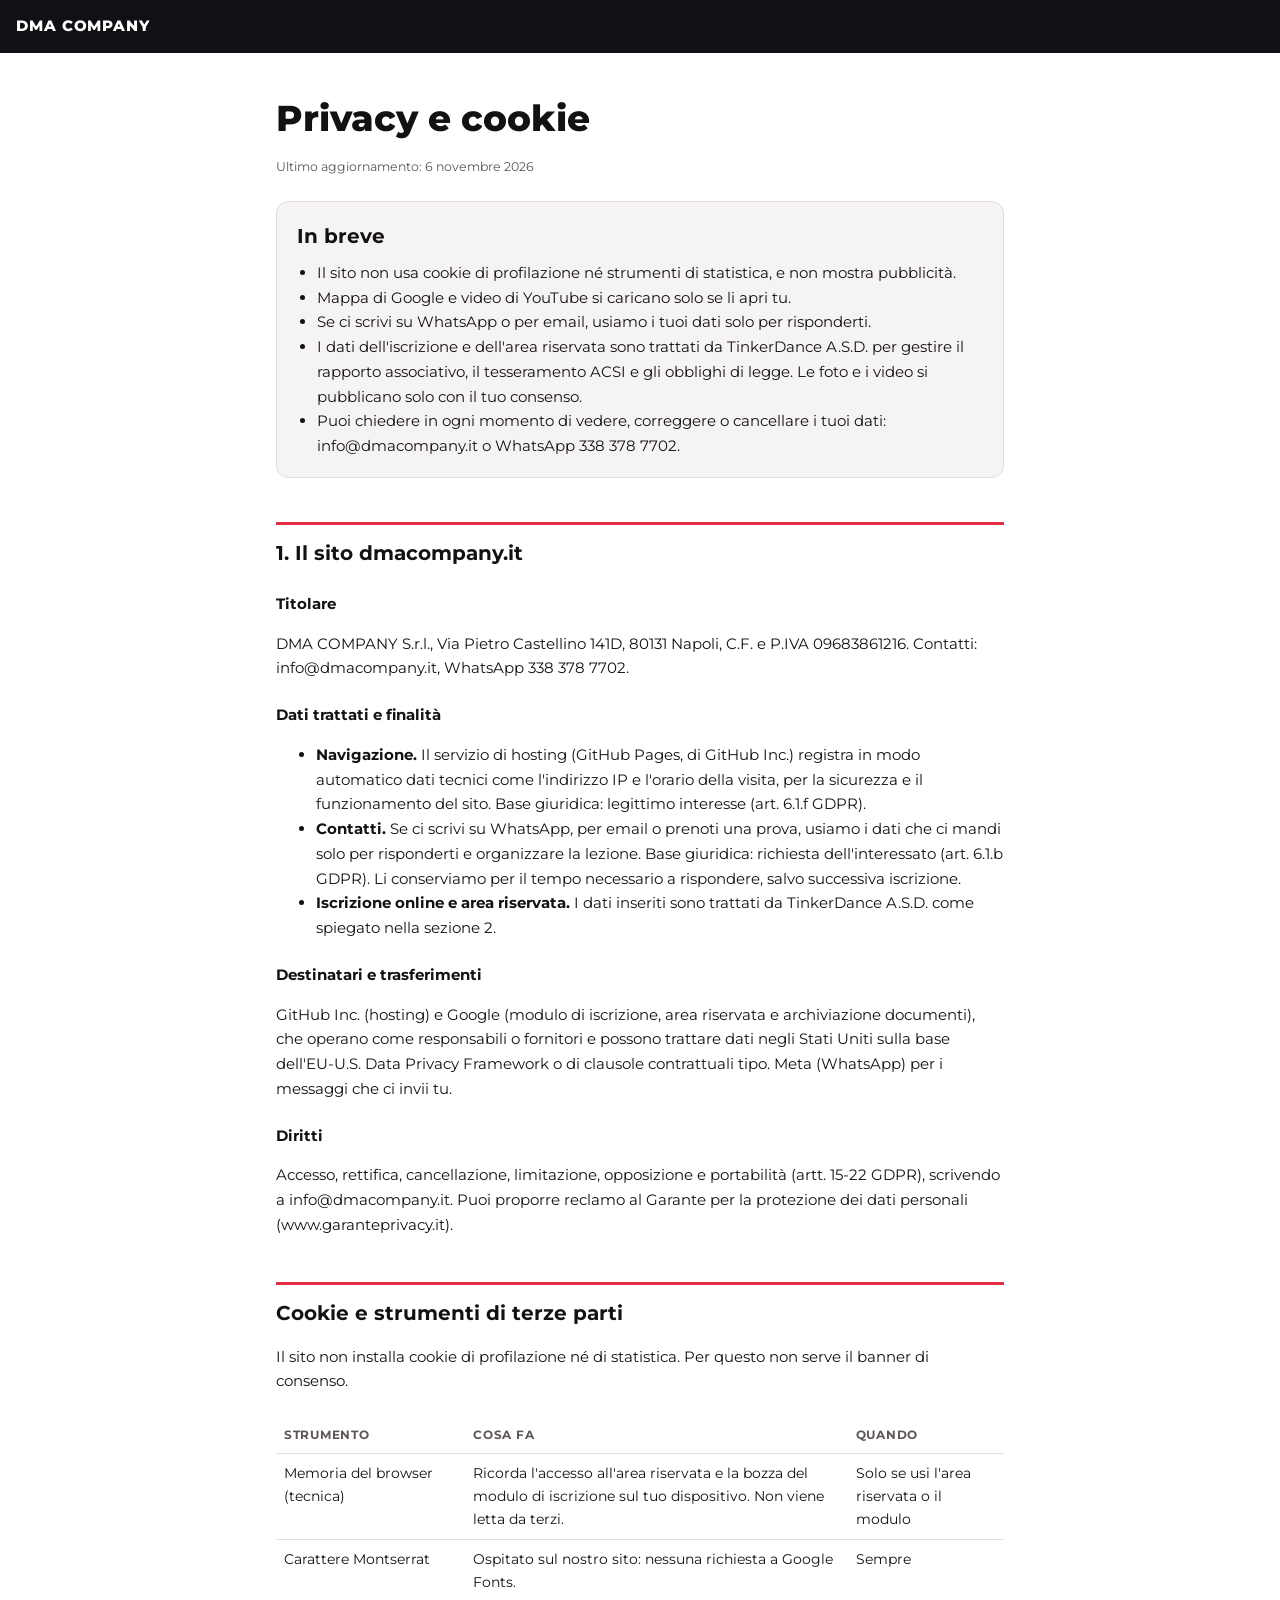
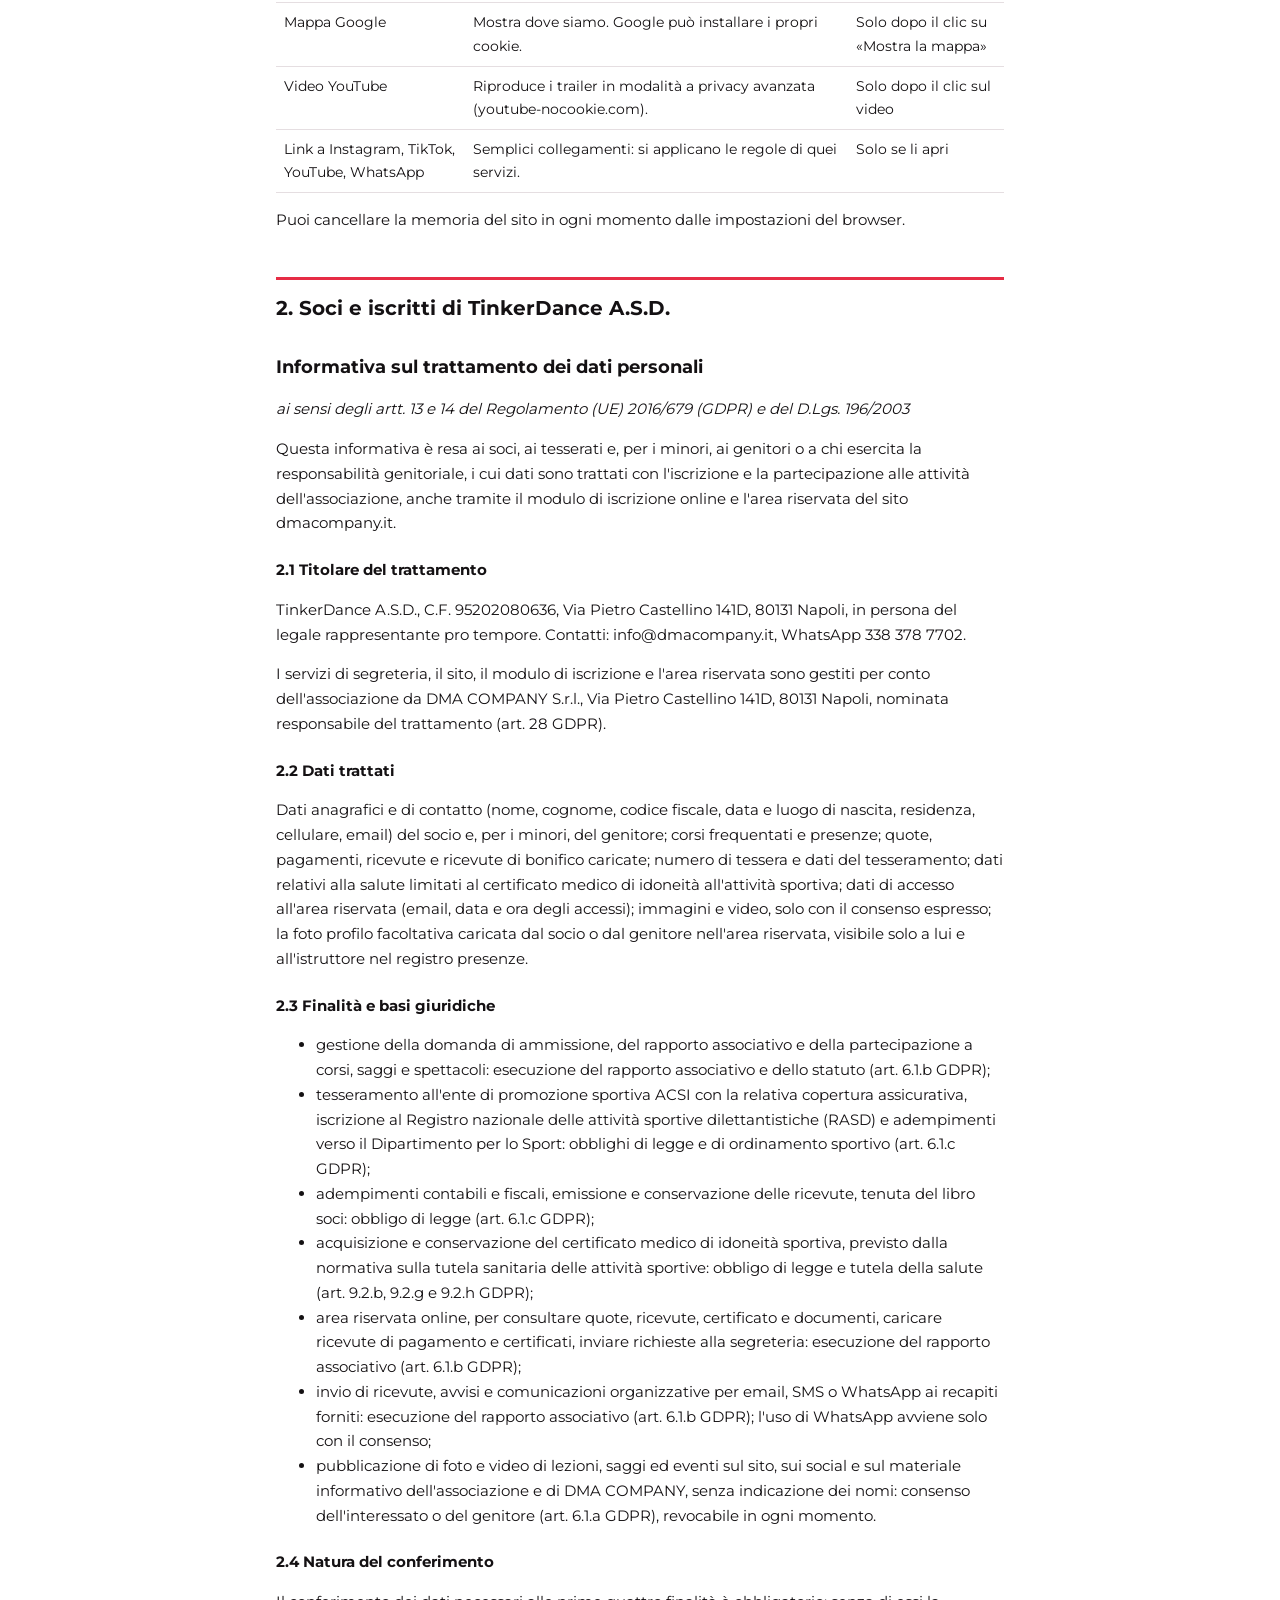
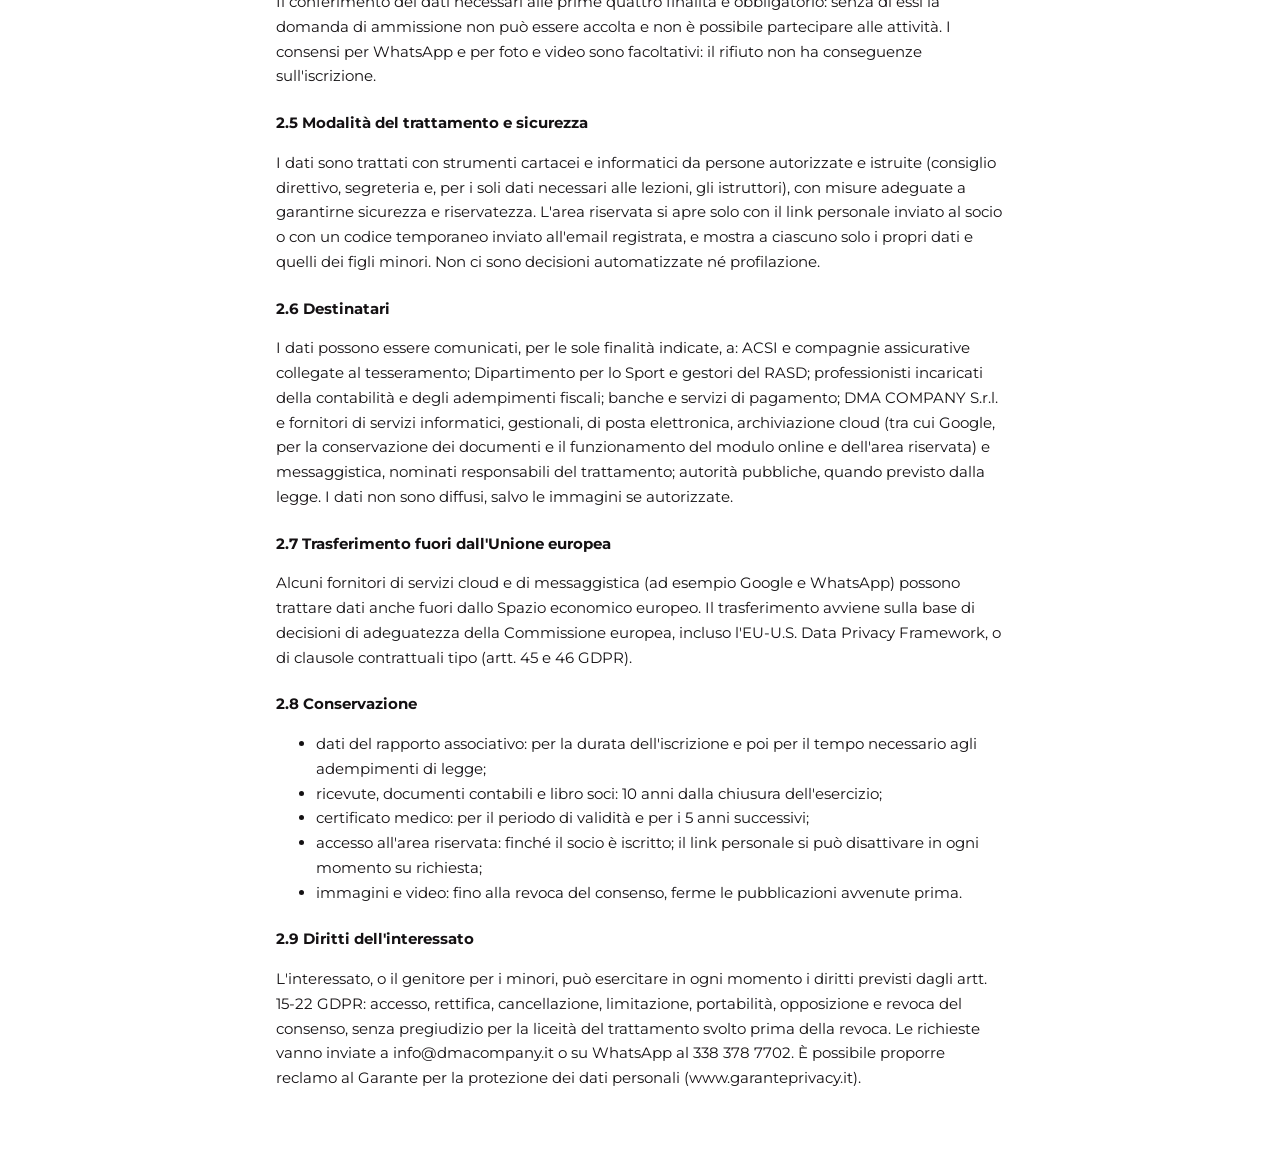
<file: privacy/index.html>
<!doctype html><html lang="it"><head><meta charset="utf-8"><meta name="viewport" content="width=device-width,initial-scale=1">
<meta name="robots" content="noindex,nofollow">
<title>Privacy e cookie · DMA COMPANY</title>
<link rel="stylesheet" href="/fonts/montserrat.css">
<style>
:root{--ink:#141113;--ink2:#5E5559;--bg:#FFFFFF;--bg2:#F6F3F4;--line:#E5DEE1;--rose:#E62C45}
@media (prefers-color-scheme:dark){:root{--ink:#F3EEEF;--ink2:#B9B0B3;--bg:#141214;--bg2:#1C191B;--line:#2E2A2C;--rose:#FF5168;color-scheme:dark}}
*{box-sizing:border-box}body{margin:0;background:var(--bg);color:var(--ink);font-family:Montserrat,system-ui,sans-serif;font-size:15px;line-height:1.65}
.top{background:#111014;color:#fff;padding:14px max(16px,env(safe-area-inset-left))}.top a{color:#fff;text-decoration:none;font-weight:800;letter-spacing:.06em}
main{max-width:760px;margin:0 auto;padding:36px max(16px,env(safe-area-inset-left)) 70px}
h1{font-size:clamp(26px,5vw,36px);margin:0 0 6px;font-weight:800}h2{font-size:20px;margin:44px 0 10px;padding-top:12px;border-top:3px solid var(--rose)}
h3{font-size:18px;margin:28px 0 6px}h4{font-size:15px;margin:22px 0 4px}p,li{color:var(--ink)}a{color:var(--rose)}
.breve{background:var(--bg2);border:1px solid var(--line);border-radius:12px;padding:18px 20px;margin:22px 0}.breve h2{border:0;margin:0 0 6px;padding:0}
.breve ul{margin:8px 0 0;padding-left:20px}small{color:var(--ink2)}
table{width:100%;border-collapse:collapse;font-size:14px;margin-top:8px}td,th{text-align:left;padding:8px;border-bottom:1px solid var(--line);vertical-align:top}th{font-size:12px;text-transform:uppercase;letter-spacing:.06em;color:var(--ink2)}
.tw{overflow-x:auto}
</style></head><body>
<div class="top"><a href="/">DMA COMPANY</a></div>
<main>
<h1>Privacy e cookie</h1>
<small>Ultimo aggiornamento: 6 novembre 2026</small>

<div class="breve">
<h2>In breve</h2>
<ul>
<li>Il sito non usa cookie di profilazione né strumenti di statistica, e non mostra pubblicità.</li>
<li>Mappa di Google e video di YouTube si caricano solo se li apri tu.</li>
<li>Se ci scrivi su WhatsApp o per email, usiamo i tuoi dati solo per risponderti.</li>
<li>I dati dell'iscrizione e dell'area riservata sono trattati da TinkerDance A.S.D. per gestire il rapporto associativo, il tesseramento ACSI e gli obblighi di legge. Le foto e i video si pubblicano solo con il tuo consenso.</li>
<li>Puoi chiedere in ogni momento di vedere, correggere o cancellare i tuoi dati: info@dmacompany.it o WhatsApp 338 378 7702.</li>
</ul>
</div>

<h2>1. Il sito dmacompany.it</h2>
<h4>Titolare</h4>
<p>DMA COMPANY S.r.l., Via Pietro Castellino 141D, 80131 Napoli, C.F. e P.IVA 09683861216. Contatti: info@dmacompany.it, WhatsApp 338 378 7702.</p>
<h4>Dati trattati e finalità</h4>
<ul>
<li><b>Navigazione.</b> Il servizio di hosting (GitHub Pages, di GitHub Inc.) registra in modo automatico dati tecnici come l'indirizzo IP e l'orario della visita, per la sicurezza e il funzionamento del sito. Base giuridica: legittimo interesse (art. 6.1.f GDPR).</li>
<li><b>Contatti.</b> Se ci scrivi su WhatsApp, per email o prenoti una prova, usiamo i dati che ci mandi solo per risponderti e organizzare la lezione. Base giuridica: richiesta dell'interessato (art. 6.1.b GDPR). Li conserviamo per il tempo necessario a rispondere, salvo successiva iscrizione.</li>
<li><b>Iscrizione online e area riservata.</b> I dati inseriti sono trattati da TinkerDance A.S.D. come spiegato nella sezione 2.</li>
</ul>
<h4>Destinatari e trasferimenti</h4>
<p>GitHub Inc. (hosting) e Google (modulo di iscrizione, area riservata e archiviazione documenti), che operano come responsabili o fornitori e possono trattare dati negli Stati Uniti sulla base dell'EU-U.S. Data Privacy Framework o di clausole contrattuali tipo. Meta (WhatsApp) per i messaggi che ci invii tu.</p>
<h4>Diritti</h4>
<p>Accesso, rettifica, cancellazione, limitazione, opposizione e portabilità (artt. 15-22 GDPR), scrivendo a info@dmacompany.it. Puoi proporre reclamo al Garante per la protezione dei dati personali (www.garanteprivacy.it).</p>

<h2 id="cookie">Cookie e strumenti di terze parti</h2>
<p>Il sito non installa cookie di profilazione né di statistica. Per questo non serve il banner di consenso.</p>
<div class="tw"><table>
<tr><th>Strumento</th><th>Cosa fa</th><th>Quando</th></tr>
<tr><td>Memoria del browser (tecnica)</td><td>Ricorda l'accesso all'area riservata e la bozza del modulo di iscrizione sul tuo dispositivo. Non viene letta da terzi.</td><td>Solo se usi l'area riservata o il modulo</td></tr>
<tr><td>Carattere Montserrat</td><td>Ospitato sul nostro sito: nessuna richiesta a Google Fonts.</td><td>Sempre</td></tr>
<tr><td>Mappa Google</td><td>Mostra dove siamo. Google può installare i propri cookie.</td><td>Solo dopo il clic su «Mostra la mappa»</td></tr>
<tr><td>Video YouTube</td><td>Riproduce i trailer in modalità a privacy avanzata (youtube-nocookie.com).</td><td>Solo dopo il clic sul video</td></tr>
<tr><td>Link a Instagram, TikTok, YouTube, WhatsApp</td><td>Semplici collegamenti: si applicano le regole di quei servizi.</td><td>Solo se li apri</td></tr>
</table></div>
<p>Puoi cancellare la memoria del sito in ogni momento dalle impostazioni del browser.</p>

<h2>2. Soci e iscritti di TinkerDance A.S.D.</h2>
<h3 id="soci">Informativa sul trattamento dei dati personali</h3>
<p><i>ai sensi degli artt. 13 e 14 del Regolamento (UE) 2016/679 (GDPR) e del D.Lgs. 196/2003</i></p>
<p>Questa informativa è resa ai soci, ai tesserati e, per i minori, ai genitori o a chi esercita la responsabilità genitoriale, i cui dati sono trattati con l'iscrizione e la partecipazione alle attività dell'associazione, anche tramite il modulo di iscrizione online e l'area riservata del sito dmacompany.it.</p>
<h4>2.1 Titolare del trattamento</h4>
<p>TinkerDance A.S.D., C.F. 95202080636, Via Pietro Castellino 141D, 80131 Napoli, in persona del legale rappresentante pro tempore. Contatti: info@dmacompany.it, WhatsApp 338 378 7702.</p>
<p>I servizi di segreteria, il sito, il modulo di iscrizione e l'area riservata sono gestiti per conto dell'associazione da DMA COMPANY S.r.l., Via Pietro Castellino 141D, 80131 Napoli, nominata responsabile del trattamento (art. 28 GDPR).</p>
<h4>2.2 Dati trattati</h4>
<p>Dati anagrafici e di contatto (nome, cognome, codice fiscale, data e luogo di nascita, residenza, cellulare, email) del socio e, per i minori, del genitore; corsi frequentati e presenze; quote, pagamenti, ricevute e ricevute di bonifico caricate; numero di tessera e dati del tesseramento; dati relativi alla salute limitati al certificato medico di idoneità all'attività sportiva; dati di accesso all'area riservata (email, data e ora degli accessi); immagini e video, solo con il consenso espresso; la foto profilo facoltativa caricata dal socio o dal genitore nell'area riservata, visibile solo a lui e all'istruttore nel registro presenze.</p>
<h4>2.3 Finalità e basi giuridiche</h4>
<ul>
<li>gestione della domanda di ammissione, del rapporto associativo e della partecipazione a corsi, saggi e spettacoli: esecuzione del rapporto associativo e dello statuto (art. 6.1.b GDPR);</li>
<li>tesseramento all'ente di promozione sportiva ACSI con la relativa copertura assicurativa, iscrizione al Registro nazionale delle attività sportive dilettantistiche (RASD) e adempimenti verso il Dipartimento per lo Sport: obblighi di legge e di ordinamento sportivo (art. 6.1.c GDPR);</li>
<li>adempimenti contabili e fiscali, emissione e conservazione delle ricevute, tenuta del libro soci: obbligo di legge (art. 6.1.c GDPR);</li>
<li>acquisizione e conservazione del certificato medico di idoneità sportiva, previsto dalla normativa sulla tutela sanitaria delle attività sportive: obbligo di legge e tutela della salute (art. 9.2.b, 9.2.g e 9.2.h GDPR);</li>
<li>area riservata online, per consultare quote, ricevute, certificato e documenti, caricare ricevute di pagamento e certificati, inviare richieste alla segreteria: esecuzione del rapporto associativo (art. 6.1.b GDPR);</li>
<li>invio di ricevute, avvisi e comunicazioni organizzative per email, SMS o WhatsApp ai recapiti forniti: esecuzione del rapporto associativo (art. 6.1.b GDPR); l'uso di WhatsApp avviene solo con il consenso;</li>
<li>pubblicazione di foto e video di lezioni, saggi ed eventi sul sito, sui social e sul materiale informativo dell'associazione e di DMA COMPANY, senza indicazione dei nomi: consenso dell'interessato o del genitore (art. 6.1.a GDPR), revocabile in ogni momento.</li>
</ul>
<h4>2.4 Natura del conferimento</h4>
<p>Il conferimento dei dati necessari alle prime quattro finalità è obbligatorio: senza di essi la domanda di ammissione non può essere accolta e non è possibile partecipare alle attività. I consensi per WhatsApp e per foto e video sono facoltativi: il rifiuto non ha conseguenze sull'iscrizione.</p>
<h4>2.5 Modalità del trattamento e sicurezza</h4>
<p>I dati sono trattati con strumenti cartacei e informatici da persone autorizzate e istruite (consiglio direttivo, segreteria e, per i soli dati necessari alle lezioni, gli istruttori), con misure adeguate a garantirne sicurezza e riservatezza. L'area riservata si apre solo con il link personale inviato al socio o con un codice temporaneo inviato all'email registrata, e mostra a ciascuno solo i propri dati e quelli dei figli minori. Non ci sono decisioni automatizzate né profilazione.</p>
<h4>2.6 Destinatari</h4>
<p>I dati possono essere comunicati, per le sole finalità indicate, a: ACSI e compagnie assicurative collegate al tesseramento; Dipartimento per lo Sport e gestori del RASD; professionisti incaricati della contabilità e degli adempimenti fiscali; banche e servizi di pagamento; DMA COMPANY S.r.l. e fornitori di servizi informatici, gestionali, di posta elettronica, archiviazione cloud (tra cui Google, per la conservazione dei documenti e il funzionamento del modulo online e dell'area riservata) e messaggistica, nominati responsabili del trattamento; autorità pubbliche, quando previsto dalla legge. I dati non sono diffusi, salvo le immagini se autorizzate.</p>
<h4>2.7 Trasferimento fuori dall'Unione europea</h4>
<p>Alcuni fornitori di servizi cloud e di messaggistica (ad esempio Google e WhatsApp) possono trattare dati anche fuori dallo Spazio economico europeo. Il trasferimento avviene sulla base di decisioni di adeguatezza della Commissione europea, incluso l'EU-U.S. Data Privacy Framework, o di clausole contrattuali tipo (artt. 45 e 46 GDPR).</p>
<h4>2.8 Conservazione</h4>
<ul>
<li>dati del rapporto associativo: per la durata dell'iscrizione e poi per il tempo necessario agli adempimenti di legge;</li>
<li>ricevute, documenti contabili e libro soci: 10 anni dalla chiusura dell'esercizio;</li>
<li>certificato medico: per il periodo di validità e per i 5 anni successivi;</li>
<li>accesso all'area riservata: finché il socio è iscritto; il link personale si può disattivare in ogni momento su richiesta;</li>
<li>immagini e video: fino alla revoca del consenso, ferme le pubblicazioni avvenute prima.</li>
</ul>
<h4>2.9 Diritti dell'interessato</h4>
<p>L'interessato, o il genitore per i minori, può esercitare in ogni momento i diritti previsti dagli artt. 15-22 GDPR: accesso, rettifica, cancellazione, limitazione, portabilità, opposizione e revoca del consenso, senza pregiudizio per la liceità del trattamento svolto prima della revoca. Le richieste vanno inviate a info@dmacompany.it o su WhatsApp al 338 378 7702. È possibile proporre reclamo al Garante per la protezione dei dati personali (www.garanteprivacy.it).</p>

</main></body></html>
</file>
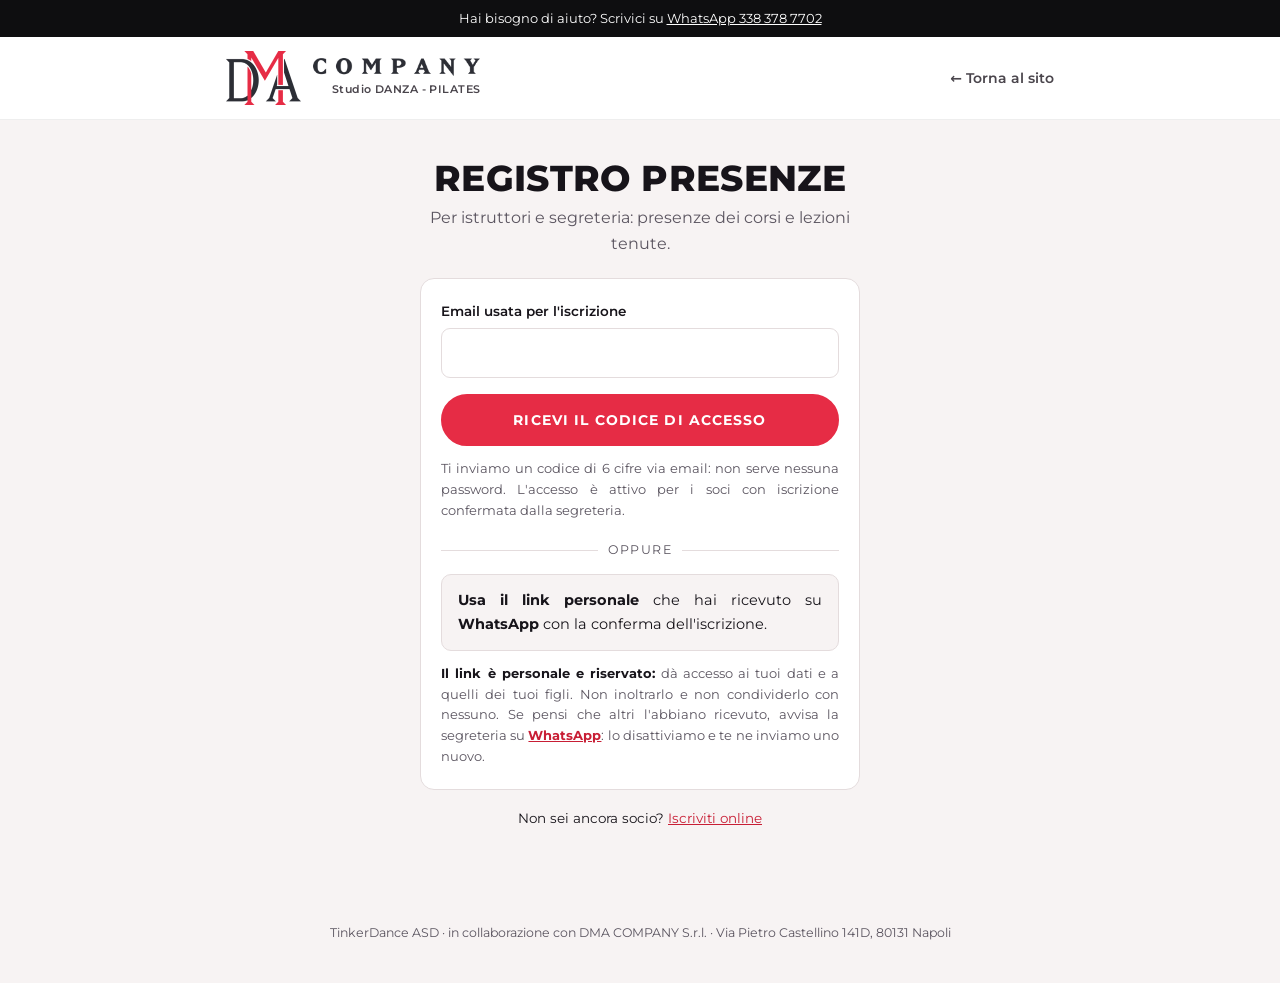
<file: registro/index.html>
<!doctype html><html lang="it"><head><meta charset="utf-8"><meta name="viewport" content="width=device-width,initial-scale=1">
<meta name="robots" content="noindex,nofollow">
<title>Registro presenze · DMA COMPANY</title>
<link rel="manifest" href="/registro/manifest.webmanifest">
<meta name="theme-color" content="#0E0E10">
<link rel="apple-touch-icon" href="/registro/apple-touch-icon.png">
<meta name="apple-mobile-web-app-capable" content="yes">
<meta name="mobile-web-app-capable" content="yes">
<meta name="apple-mobile-web-app-title" content="DMA Registro">
<meta name="apple-mobile-web-app-status-bar-style" content="black">
<link rel="stylesheet" href="/fonts/montserrat.css">
<style>
:root{--ink:#17141A;--ink2:#5B5560;--bg:#F7F3F3;--card:#FFFFFF;--line:#E4DCDD;--rose:#E62C45;--rose-d:#C81E35;--rose-s:#FCE8EB;--ok:#2F7D5B;--ok-s:#E4F3EB;--warn:#9A5B00;--warn-s:#FFF2DB;--bar:#0E0E10}
@media (prefers-color-scheme:dark){:root:not([data-theme="light"]){--ink:#F3EEEF;--ink2:#B9B0B3;--bg:#141214;--card:#1E1B1D;--line:#332E30;--rose-d:#FF6B7D;--rose-s:#3A1A20;--ok:#5CC495;--ok-s:#173226;--warn:#F0B35A;--warn-s:#3A2A12;color-scheme:dark}}
:root[data-theme="dark"]{--ink:#F3EEEF;--ink2:#B9B0B3;--bg:#141214;--card:#1E1B1D;--line:#332E30;--rose-d:#FF6B7D;--rose-s:#3A1A20;--ok:#5CC495;--ok-s:#173226;--warn:#F0B35A;--warn-s:#3A2A12;color-scheme:dark}
*{box-sizing:border-box}
body{margin:0;background:var(--bg);color:var(--ink);font:400 16px/1.6 Montserrat,system-ui,sans-serif}
a{color:var(--rose-d)}
input,select,button,textarea{font:inherit;color:inherit}
.top{background:var(--bar);color:#fff;font-size:13px;padding:8px 16px;text-align:center}
.top a{color:#fff}
header{background:#fff;border-bottom:1px solid #EEE}
header .in{max-width:860px;margin:0 auto;padding:14px 16px;display:flex;align-items:center;justify-content:space-between;gap:12px}
.brand{display:flex;align-items:center;gap:12px;text-decoration:none;color:#17141A}
.brand img{height:54px;width:auto;display:block}.brand img.word{height:18px}
.brand>span{display:flex;flex-direction:column;width:max-content}
.brand small{display:block;width:0;min-width:100%;font-size:11px;font-weight:600;letter-spacing:.04em;color:#4A454C;margin-top:5px;text-align:right;white-space:nowrap}
header .back{font-size:14px;font-weight:600;color:#4A454C;text-decoration:none}
main{max-width:860px;margin:0 auto;padding:28px 16px 80px}
h1{margin:0 0 6px;font-size:clamp(26px,5vw,36px);font-weight:800;line-height:1.15;text-transform:uppercase;letter-spacing:.01em}
.lead{margin:0 0 22px;color:var(--ink2)}
.kick{color:var(--rose-d);font-size:12px;font-weight:700;letter-spacing:.22em;text-transform:uppercase}
.steps{display:flex;gap:6px;list-style:none;margin:0 0 18px;padding:0;overflow-x:auto}
.steps li{flex:1 0 auto;font-size:12px;font-weight:600;color:var(--ink2);padding:8px 10px;border-bottom:3px solid var(--line);white-space:nowrap}
.steps li.on{color:var(--ink);border-color:var(--rose)}.steps li.done{color:var(--ok);border-color:var(--ok)}
.card{background:var(--card);border:1px solid var(--line);border-radius:14px;padding:22px 20px}
.card h2{margin:0 0 4px;font-size:20px;font-weight:700}
.card .sub{margin:0 0 18px;color:var(--ink2);font-size:14.5px}
.grid{display:grid;grid-template-columns:repeat(2,minmax(0,1fr));gap:14px 16px}
.full{grid-column:1/-1}
@media (max-width:620px){.grid{grid-template-columns:minmax(0,1fr)}}
label.f{display:flex;flex-direction:column;gap:5px;font-size:13.5px;font-weight:600}
label.f span.h{font-weight:400;color:var(--ink2);font-size:12.5px}
input[type=text],input[type=email],input[type=tel],input[type=date],select,textarea{width:100%;padding:11px 12px;border:1px solid var(--line);border-radius:9px;background:var(--card);font-size:16px}
textarea{min-height:80px;resize:vertical}
input:focus,select:focus,textarea:focus{outline:2px solid var(--rose);outline-offset:1px;border-color:transparent}
.err{border-color:var(--rose)!important;background:var(--rose-s)!important}
.msg{font-size:13px;color:var(--rose-d);min-height:0}
.opts{display:grid;gap:8px}
.opt{display:flex;gap:12px;align-items:flex-start;padding:12px 14px;border:1px solid var(--line);border-radius:10px;cursor:pointer;background:var(--card)}
.opt:has(input:checked){border-color:var(--rose);background:var(--rose-s)}
.opt input{margin-top:4px;accent-color:var(--rose);width:18px;height:18px;flex:none}
.opt b{display:block;font-weight:600}.opt small{display:block;color:var(--ink2);font-size:13px}
.opt .pr{margin-left:auto;font-weight:700;white-space:nowrap;font-variant-numeric:tabular-nums}
.chips{display:flex;flex-wrap:wrap;gap:8px}
.chip{display:flex;align-items:center;gap:8px;padding:8px 12px;border:1px solid var(--line);border-radius:999px;cursor:pointer;font-size:14px;background:var(--card)}
.chip:has(input:checked){border-color:var(--rose);background:var(--rose-s)}
.chip input{accent-color:var(--rose)}
.chip small{color:var(--ink2)}
.box{padding:14px 16px;border-radius:10px;background:var(--bg);border:1px solid var(--line);font-size:14.5px}
.box.warn{background:var(--warn-s);border-color:transparent;color:var(--warn)}
.box.ok{background:var(--ok-s);border-color:transparent;color:var(--ok)}
.iban{font-family:ui-monospace,Menlo,Consolas,monospace;font-size:17px;font-weight:700;letter-spacing:.04em;word-break:break-all}
.row{display:flex;justify-content:space-between;gap:12px;padding:6px 0;border-bottom:1px dashed var(--line)}.row:last-child{border:0}
.row b{font-variant-numeric:tabular-nums}
.tot{font-size:22px;font-weight:800}
.file{display:flex;flex-wrap:wrap;gap:10px;align-items:center}
.file .name{font-size:14px;color:var(--ink2)}
.legal{max-height:260px;overflow:auto;font-size:13.5px;line-height:1.55;padding:14px 16px;border:1px solid var(--line);border-radius:10px;background:var(--bg)}
.legal h3{font-size:14px;margin:12px 0 4px}.legal h3:first-child{margin-top:0}.legal p,.legal ul{margin:0 0 8px}.legal ul{padding-left:18px}
.nav{display:flex;justify-content:space-between;gap:12px;margin-top:22px}
.btn{display:inline-flex;align-items:center;justify-content:center;gap:8px;padding:13px 26px;border-radius:999px;background:var(--rose);color:#fff;border:2px solid var(--rose);font-weight:700;font-size:14px;letter-spacing:.08em;text-transform:uppercase;cursor:pointer;text-decoration:none}
.btn:hover{background:var(--rose-d);border-color:var(--rose-d)}
.btn.ghost{background:transparent;color:var(--ink);border-color:var(--line)}
.btn.small{padding:8px 14px;font-size:12px}
.btn:disabled{opacity:.5;cursor:not-allowed}
.btn:focus-visible{outline:3px solid var(--ink);outline-offset:2px}
.sum td{padding:5px 12px 5px 0;vertical-align:top;font-size:14.5px}.sum td:first-child{color:var(--ink2);white-space:nowrap}
.hidden{display:none!important}
.demo{margin:0 0 18px}
footer{text-align:center;color:var(--ink2);font-size:12.5px;padding:0 16px 40px}
</style>
<style>main .lead,main .sub,main .box{text-align:justify;hyphens:manual;-webkit-hyphens:manual}.or{display:flex;align-items:center;gap:10px;color:var(--ink2);font-size:12.5px;text-transform:uppercase;letter-spacing:.12em;margin:20px 0 14px}.or::before,.or::after{content:"";flex:1;height:1px;background:var(--line)}.login{max-width:440px;margin:10px auto 0}.code{font-family:ui-monospace,Menlo,Consolas,monospace;letter-spacing:.3em;text-align:center;font-size:22px!important}</style><link rel="stylesheet" href="/area/area.css?v=20"></head><body>
<div class="top">Hai bisogno di aiuto? Scrivici su <a href="https://wa.me/393383787702" target="_blank" rel="noopener">WhatsApp 338 378 7702</a></div>
<header><div class="in"><a class="brand" href="/"><img src="[data-uri]" alt="Logo DMA COMPANY"><span><b><img class="word" src="[data-uri]" alt="COMPANY"></b><small>Studio DANZA - PILATES</small></span></a><a class="back" href="/">← Torna al sito</a></div></header>
<div class="inst" id="inst" hidden role="region" aria-label="Installa l'app"><img src="/registro/icon-192.png" alt="" width="40" height="40"><p class="it"></p><button type="button" class="btn small ib" hidden>Installa</button><button type="button" class="ix" aria-label="Chiudi">×</button></div>
<main><div class="login">
  <h1 style="text-align:center">Registro presenze</h1>
  <p class="lead" style="text-align:center">Per istruttori e segreteria: presenze dei corsi e lezioni tenute.</p>
  <section class="card">
    <form id="f" novalidate>
      <label class="f">Email usata per l'iscrizione<input type="email" id="em" required autocomplete="email"></label>
      <div class="nav" style="margin-top:16px"><button type="submit" class="btn" style="width:100%">Ricevi il codice di accesso</button></div>
    </form>
    <p class="sub" style="margin:12px 0 0;font-size:13px">Ti inviamo un codice di 6 cifre via email: non serve nessuna password. L'accesso è attivo per i soci con iscrizione confermata dalla segreteria.</p>
    <div class="vialink"><div class="or">oppure</div>
    <div class="box" style="font-size:14.5px"><b>Usa il link personale</b> che hai ricevuto su <b style="white-space:nowrap">WhatsApp</b> con la conferma dell'iscrizione.</div>
    <p class="sub" style="margin:12px 0 0;font-size:13px"><b style="color:var(--ink)">Il link è personale e riservato:</b> dà accesso ai tuoi dati e a quelli dei tuoi figli. Non inoltrarlo e non condividerlo con nessuno. Se pensi che altri l'abbiano ricevuto, avvisa la segreteria su <a href="https://wa.me/393383787702" target="_blank" rel="noopener" style="white-space:nowrap;font-weight:700">WhatsApp</a>: lo disattiviamo e te ne inviamo uno nuovo.</p></div>
    <div class="box warn hidden" id="msg" style="margin-top:14px" role="status" aria-live="polite"><b>L'area riservata è in arrivo.</b> Sarà attiva a breve. Nel frattempo per ricevute e pagamenti scrivici su <a href="https://wa.me/393383787702" style="white-space:nowrap;font-weight:700">WhatsApp</a>.</div>
  </section>
  <p class="sub" style="text-align:center;margin-top:18px;font-size:13.5px">Non sei ancora socio? <a href="/iscrizione/">Iscriviti online</a></p>
</div></main>
<footer>TinkerDance ASD · in collaborazione con DMA COMPANY S.r.l. · Via Pietro Castellino 141D, 80131 Napoli</footer>
<script src="/area/area.js?v=27"></script>
<script src="/area/registro.js?v=10"></script>
<script src="/area/app.js?v=7"></script>
</body></html>
</file>
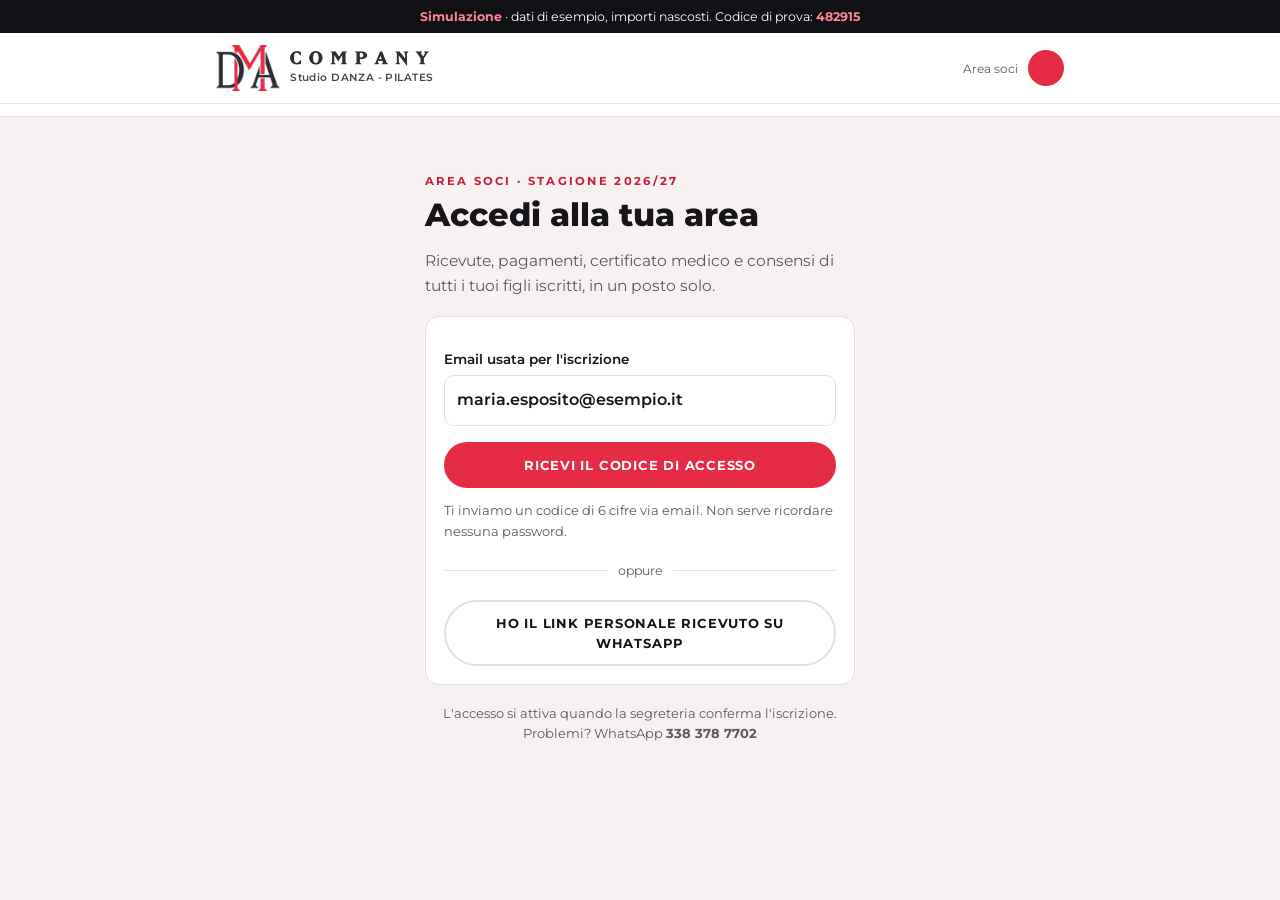
<file: area/prova/index.html>
<!doctype html><html lang="it"><head><meta charset="utf-8"><meta name="viewport" content="width=device-width,initial-scale=1,viewport-fit=cover">
<meta name="robots" content="noindex,nofollow">
<title>Area soci DMA COMPANY</title>
<meta name="claude:viewport-fit-sides" content="cover">
<link rel="stylesheet" href="/fonts/montserrat.css">
<style>
/* Layout: app mobile-first a colonna unica; testata con allievo selezionato, schede in basso su telefono, in alto su desktop */
:root{
  --bg:#F6F2F2;--card:#FFFFFF;--ink:#17141A;--ink2:#5E5760;--line:#E6DEDF;
  --rose:#E62C45;--rose-d:#C81E35;--rose-s:#FCE9EC;--ok:#2F7D5B;--ok-s:#E3F2EA;--warn:#9A5B00;--warn-s:#FFF1D9;--bar:#111014;
  --f:"Montserrat",system-ui,-apple-system,"Segoe UI",sans-serif;
}
@media (prefers-color-scheme:dark){:root:not([data-theme="light"]){--bg:#141214;--card:#1E1B1D;--ink:#F3EEEF;--ink2:#B7AEB1;--line:#322D2F;--rose-d:#FF6B7D;--rose-s:#3A1B21;--ok:#5CC495;--ok-s:#173226;--warn:#F0B35A;--warn-s:#3A2A12;color-scheme:dark}}
:root[data-theme="dark"]{--bg:#141214;--card:#1E1B1D;--ink:#F3EEEF;--ink2:#B7AEB1;--line:#322D2F;--rose-d:#FF6B7D;--rose-s:#3A1B21;--ok:#5CC495;--ok-s:#173226;--warn:#F0B35A;--warn-s:#3A2A12;color-scheme:dark}
*{box-sizing:border-box}
body{margin:0;background:var(--bg);color:var(--ink);font:400 15.5px/1.55 var(--f)}
body::before{content:"";position:fixed;inset:0 0 auto;height:env(safe-area-inset-top,0px);z-index:30;background:var(--bar)}
button,input,select{font:inherit;color:inherit}
.demo{background:var(--bar);color:#fff;font-size:12.5px;text-align:center;padding:7px max(16px,env(safe-area-inset-right,0px)) 7px max(16px,env(safe-area-inset-left,0px))}
.demo b{color:#FF8796}
header{background:#fff;border-bottom:1px solid #ECE6E7}
header .in{max-width:880px;margin:0 auto;padding:12px max(16px,env(safe-area-inset-right,0px)) 12px max(16px,env(safe-area-inset-left,0px));display:flex;align-items:center;justify-content:space-between;gap:12px}
.brand{display:flex;align-items:center;gap:10px;color:#17141A;text-decoration:none}
.brand img{height:46px;width:auto;display:block}.brand img.word{height:15px}
.brand>span{display:flex;flex-direction:column}.brand small{font-size:10.5px;font-weight:600;letter-spacing:.04em;color:#4A454C;margin-top:4px;text-align:right}
.who{display:flex;align-items:center;gap:10px;color:#17141A}
.who .lbl{font-size:12px;color:#5E5760;text-align:right;line-height:1.3}
.who .lbl b{display:block;color:#17141A;font-size:13.5px}
.av{width:36px;height:36px;border-radius:50%;background:#E62C45;color:#fff;display:grid;place-items:center;font-weight:700;font-size:13px;flex:none}
main{max-width:880px;margin:0 auto;padding-block:22px 110px;padding-left:max(16px,env(safe-area-inset-left,0px));padding-right:max(16px,env(safe-area-inset-right,0px))}
h1{margin:0;font-size:clamp(24px,4.6vw,32px);font-weight:800;line-height:1.15;text-wrap:balance}
h2{margin:0 0 12px;font-size:17px;font-weight:700}
.kick{font-size:11.5px;font-weight:700;letter-spacing:.2em;text-transform:uppercase;color:var(--rose-d)}
.muted{color:var(--ink2)}
.card{background:var(--card);border:1px solid var(--line);border-radius:14px;padding:18px}
.stack{display:grid;gap:14px}
.grid2{display:grid;grid-template-columns:repeat(2,minmax(0,1fr));gap:14px}
@media (max-width:640px){.grid2{grid-template-columns:minmax(0,1fr)}}
.kids{display:flex;gap:8px;flex-wrap:wrap;margin:14px 0 18px}
.kid{display:flex;align-items:center;gap:8px;padding:7px 14px 7px 7px;border:1px solid var(--line);border-radius:999px;background:var(--card);cursor:pointer;font-weight:600;font-size:14px}
.kid .av{width:28px;height:28px;font-size:11px}
.kid[aria-pressed="true"]{border-color:var(--rose);background:var(--rose-s)}
.pill{display:inline-flex;align-items:center;gap:6px;font-size:12px;font-weight:600;padding:3px 10px;border-radius:999px;white-space:nowrap}
.pill.ok{background:var(--ok-s);color:var(--ok)}.pill.warn{background:var(--warn-s);color:var(--warn)}.pill.bad{background:var(--rose-s);color:var(--rose-d)}.pill.n{background:var(--bg);color:var(--ink2);border:1px solid var(--line)}
.row{display:flex;justify-content:space-between;align-items:center;gap:12px;padding:11px 0;border-top:1px solid var(--line)}
.row:first-of-type{border-top:0}
.row .t{min-width:0}.row .t b{display:block;font-weight:600}.row .t span{font-size:13px;color:var(--ink2)}
.num{font-variant-numeric:tabular-nums;font-weight:700;white-space:nowrap}
.alert{display:flex;gap:12px;align-items:flex-start;padding:14px 16px;border-radius:12px;background:var(--warn-s);color:var(--warn)}
.alert b{display:block}
.alert.ok{background:var(--ok-s);color:var(--ok)}
.mesi{display:grid;grid-template-columns:repeat(5,minmax(0,1fr));gap:6px}
.mese{border-radius:9px;padding:8px 4px;text-align:center;font-size:12px;font-weight:600;border:1px solid var(--line);background:var(--bg);color:var(--ink2)}
.mese i{display:block;font-style:normal;font-size:10.5px;font-weight:500;margin-top:2px}
.mese.ok{background:var(--ok-s);color:var(--ok);border-color:transparent}
.mese.due{background:var(--rose-s);color:var(--rose-d);border-color:transparent}
.mese.now{outline:2px solid var(--ink);outline-offset:1px}
.btn{display:inline-flex;align-items:center;justify-content:center;gap:8px;padding:11px 20px;border-radius:999px;background:var(--rose);color:#fff;border:2px solid var(--rose);font-weight:700;font-size:13px;letter-spacing:.06em;text-transform:uppercase;cursor:pointer;text-decoration:none}
.btn:hover{background:var(--rose-d);border-color:var(--rose-d)}
.btn.ghost{background:transparent;color:var(--ink);border-color:var(--line)}
.btn.small{padding:7px 13px;font-size:11.5px}
.btn:focus-visible,.kid:focus-visible,.tab:focus-visible{outline:3px solid var(--ink);outline-offset:2px}
.actions{display:flex;gap:8px;flex-wrap:wrap}
.tabs{position:fixed;left:0;right:0;bottom:0;z-index:20;background:var(--card);border-top:1px solid var(--line);display:flex;justify-content:center;padding:6px max(8px,env(safe-area-inset-right,0px)) calc(6px + env(safe-area-inset-bottom,0px)) max(8px,env(safe-area-inset-left,0px))}
.tabs .in{display:flex;gap:2px;max-width:880px;width:100%}
.tab{flex:1;background:none;border:0;padding:8px 4px;border-radius:10px;font-size:11.5px;font-weight:600;color:var(--ink2);cursor:pointer;display:flex;flex-direction:column;align-items:center;gap:3px}
.tab svg{width:22px;height:22px;fill:none;stroke:currentColor;stroke-width:1.8;stroke-linecap:round;stroke-linejoin:round}
.tab[aria-current="page"]{color:var(--rose-d);background:var(--rose-s)}
.login{max-width:430px;margin:34px auto 0}
.login label{display:flex;flex-direction:column;gap:6px;font-size:13.5px;font-weight:600;margin-top:14px}
.login input{padding:12px;border:1px solid var(--line);border-radius:10px;background:var(--card);font-size:16px}
.login input:focus{outline:2px solid var(--rose);border-color:transparent}
.or{display:flex;align-items:center;gap:10px;color:var(--ink2);font-size:12.5px;margin:20px 0}.or::before,.or::after{content:"";flex:1;height:1px;background:var(--line)}
.code{font-family:ui-monospace,Menlo,Consolas,monospace;letter-spacing:.3em;text-align:center;font-size:22px!important}
.note{font-size:13px;color:var(--ink2)}
.toast{position:fixed;left:50%;bottom:calc(84px + env(safe-area-inset-bottom,0px));transform:translateX(-50%);background:var(--bar);color:#fff;padding:10px 18px;border-radius:999px;font-size:13.5px;z-index:40;max-width:calc(100% - 32px)}
.drop{border:2px dashed var(--line);border-radius:12px;padding:18px;text-align:center}
.switch{display:flex;justify-content:space-between;gap:14px;align-items:flex-start;padding:12px 0;border-top:1px solid var(--line)}
.switch:first-of-type{border-top:0}
.switch input{width:44px;height:24px;accent-color:var(--rose);flex:none}
dl{margin:0;display:grid;grid-template-columns:minmax(110px,auto) minmax(0,1fr);gap:8px 16px;font-size:14.5px}
dt{color:var(--ink2)}dd{margin:0;font-weight:600;min-width:0;overflow-wrap:anywhere}
@media (min-width:760px){.tabs{position:sticky;top:env(safe-area-inset-top,0px);bottom:auto;border-top:0;border-bottom:1px solid var(--line)}.tab{flex-direction:row;font-size:13.5px;padding:10px}main{padding-bottom:40px}.toast{bottom:28px}}
@media (prefers-reduced-motion:no-preference){.view{animation:in .18s ease-out}@keyframes in{from{opacity:.6;transform:translateY(4px)}to{opacity:1;transform:none}}}
</style>
</head><body>

<div class="demo"><b>Simulazione</b> · dati di esempio, importi nascosti. Codice di prova: <b>482915</b></div>
<header><div class="in">
  <a class="brand" href="/anteprima/"><img src="[data-uri]" alt="Logo DMA COMPANY"><span><b><img class="word" src="[data-uri]" alt="COMPANY"></b><small>Studio DANZA - PILATES</small></span></a>
  <div class="who" id="who" hidden><div class="lbl"><b id="whoName"></b><span>Area soci</span></div><div class="av" id="whoAv"></div></div>
</div></header>

<nav class="tabs" id="tabs" hidden><div class="in" id="tabsIn"></div></nav>
<main id="main"></main>

<script>
/* ===== Dati di esempio: un genitore con due figli iscritti ===== */
const SOCIO={
  genitore:{nome:"Maria",cognome:"Esposito",cf:"SPSMRA80A41F839X",cell:"+39 333 123 4567",email:"maria.esposito@esempio.it",indirizzo:"Via Scarlatti 10, 80129 Napoli"},
  figli:[
    {id:"g",nome:"Giulia",cognome:"Esposito",nascita:"12/03/2015",tessera:"ACSI 20381999",corsi:[["Preparatorio","lun e ven 18:00–19:30"],["Classico","sab 16:30–17:30"]],inizio:"15/09/2026",
     formula:"Un corso di danza · mensile",cert:{scad:"10/11/2026",stato:"warn"},immagini:true,
     mesi:[["Set","ok",""],["Ott","ok",""],["Nov","due",""],["Dic","",""],["Gen","",""],["Feb","",""],["Mar","",""],["Apr","",""],["Mag","",""],["Giu","",""]],
     daPagare:{imp:"··· €",per:"novembre 2026",scad:"entro il 10 novembre"},
     ricevute:[["26041 Q","13/10/2026","Quota partecipazione corsi ottobre 2026","··· €",true],["26012 Q","18/09/2026","Quota associativa 2026/27 e corsi settembre","··· €",true]],
     presenze:{fatte:14,mese:"ottobre",tot:7}},
    {id:"l",nome:"Luca",cognome:"Esposito",nascita:"04/07/2018",tessera:"ACSI 20382005",corsi:[["Hip Hop Junior","mer 17:00–18:15"]],inizio:"01/10/2026",
     formula:"Hip Hop Junior · unica soluzione",cert:{scad:"02/09/2027",stato:"ok"},immagini:false,
     mesi:[["Set","n","—"],["Ott","ok",""],["Nov","ok",""],["Dic","ok",""],["Gen","ok",""],["Feb","ok",""],["Mar","ok",""],["Apr","ok",""],["Mag","ok",""],["Giu","ok",""]],
     daPagare:null,
     ricevute:[["26038 Q","06/10/2026","Quota associativa 2026/27 e corso Hip Hop Junior, intera stagione","··· €",false]],
     presenze:{fatte:4,mese:"ottobre",tot:4}}
  ]
};
const IBAN="IT42 F076 0103 4000 0104 6369 946";

/* ===== Stato ===== */
const S={logged:false,step:"email",kid:"g",view:"home",ric:null,fileName:""};
const $=s=>document.querySelector(s);
const kid=()=>SOCIO.figli.find(k=>k.id===S.kid);
const ini=p=>(p.nome[0]+p.cognome[0]).toUpperCase();
function toast(t){const d=document.createElement("div");d.className="toast";d.setAttribute("role","status");d.textContent=t;document.body.appendChild(d);setTimeout(()=>d.remove(),2600)}

const ICON={home:'<path d="M3 11l9-7 9 7v9a1 1 0 0 1-1 1h-5v-6h-6v6H4a1 1 0 0 1-1-1z"/>',pag:'<rect x="3" y="6" width="18" height="13" rx="2"/><path d="M3 10h18M7 15h4"/>',doc:'<path d="M7 3h7l5 5v13H7z"/><path d="M14 3v5h5M10 13h6M10 17h6"/>',me:'<circle cx="12" cy="8" r="4"/><path d="M4 21c1.5-4 4.5-6 8-6s6.5 2 8 6"/>'};
const TABS=[["home","Panoramica"],["pag","Pagamenti"],["doc","Documenti"],["me","Dati e consensi"]];

/* ===== Accesso ===== */
function vLogin(){
  return `<div class="login view"><div class="kick">Area soci · stagione 2026/27</div><h1 style="margin-top:6px">Accedi alla tua area</h1>
  <p class="muted">Ricevute, pagamenti, certificato medico e consensi di tutti i tuoi figli iscritti, in un posto solo.</p>
  ${S.step==="email"?`<div class="card" style="margin-top:18px">
    <label for="em">Email usata per l'iscrizione<input id="em" type="email" value="${SOCIO.genitore.email}" autocomplete="email"></label>
    <div style="margin-top:16px"><button class="btn" style="width:100%" data-a="sendCode">Ricevi il codice di accesso</button></div>
    <p class="note" style="margin:12px 0 0">Ti inviamo un codice di 6 cifre via email. Non serve ricordare nessuna password.</p>
    <div class="or">oppure</div>
    <button class="btn ghost" style="width:100%" data-a="magic">Ho il link personale ricevuto su WhatsApp</button>
  </div>`:`<div class="card" style="margin-top:18px">
    <p style="margin:0">Abbiamo inviato un codice a <b>${$("#em")?$("#em").value:SOCIO.genitore.email}</b>. Vale 10 minuti.</p>
    <label for="cd">Codice di accesso<input id="cd" class="code" inputmode="numeric" maxlength="6" autocomplete="one-time-code" placeholder="••••••"></label>
    <p class="note" id="cdErr" style="color:var(--rose-d);min-height:1.2em;margin:8px 0 0"></p>
    <div style="margin-top:8px"><button class="btn" style="width:100%" data-a="verify">Entra</button></div>
    <div class="actions" style="justify-content:space-between;margin-top:12px"><button class="btn ghost small" data-a="back">Cambia email</button><button class="btn ghost small" data-a="resend">Rimanda il codice</button></div>
  </div>`}
  <p class="note" style="text-align:center;margin-top:18px">L'accesso si attiva quando la segreteria conferma l'iscrizione.<br>Problemi? WhatsApp <b>338 378 7702</b></p></div>`;
}

/* ===== Viste ===== */
function kidsBar(){return `<div class="kids" role="group" aria-label="Allievo">${SOCIO.figli.map(k=>`<button class="kid" data-a="kid" data-id="${k.id}" aria-pressed="${k.id===S.kid}"><span class="av">${ini(k)}</span>${k.nome}</button>`).join("")}</div>`}
function vHome(){const k=kid();const c=k.cert;
  const avvisi=[];
  if(k.daPagare)avvisi.push(`<div class="alert"><div><b>Quota di ${k.daPagare.per}: ${k.daPagare.imp}</b>Da pagare ${k.daPagare.scad}. <a href="#" data-a="go" data-id="pag" style="color:inherit;font-weight:700">Paga o carica la ricevuta</a></div></div>`);
  if(c.stato==="warn")avvisi.push(`<div class="alert"><div><b>Il certificato medico scade il ${c.scad}</b>Carica quello nuovo per continuare a frequentare. <a href="#" data-a="go" data-id="doc" style="color:inherit;font-weight:700">Carica il certificato</a></div></div>`);
  if(!avvisi.length)avvisi.push(`<div class="alert ok"><div><b>Tutto in regola</b>Pagamenti e certificato medico sono a posto.</div></div>`);
  return `<div class="view"><div class="kick">Stagione 2026/27</div><h1>Ciao ${SOCIO.genitore.nome}</h1>${kidsBar()}
  <div class="stack">${avvisi.join("")}
  <div class="grid2">
   <div class="card"><h2>Iscrizione di ${k.nome}</h2><dl><dt>Stato</dt><dd><span class="pill ok">Socio · iscrizione confermata</span></dd><dt>Tessera</dt><dd>${k.tessera}</dd><dt>Frequenta dal</dt><dd>${k.inizio}</dd><dt>Formula</dt><dd>${k.formula}</dd></dl></div>
   <div class="card"><h2>Corsi e orari</h2>${k.corsi.map(x=>`<div class="row"><div class="t"><b>${x[0]}</b><span>${x[1]}</span></div></div>`).join("")}
    <p class="note" style="margin:10px 0 0">Presenze a ${k.presenze.mese}: <b>${k.presenze.tot}</b> · dall'inizio: <b>${k.presenze.fatte}</b></p></div>
  </div>
  <div class="card"><h2>Quote della stagione</h2>${mesiGrid(k)}</div>
  </div></div>`}
function mesiGrid(k){return `<div class="mesi">${k.mesi.map((m,i)=>`<div class="mese ${m[1]==="ok"?"ok":m[1]==="due"?"due now":""}">${m[0]}<i>${m[1]==="ok"?"pagato":m[1]==="due"?"da pagare":m[1]==="n"?"—":"in arrivo"}</i></div>`).join("")}</div>
  <p class="note" style="margin:10px 0 0">${k.formula.includes("unica")?"Stagione pagata in un'unica soluzione.":"Le quote si pagano entro il 10 di ogni mese."}</p>`}
function vPag(){const k=kid();
  return `<div class="view"><div class="kick">Pagamenti</div><h1>Quote di ${k.nome}</h1>${kidsBar()}<div class="stack">
  ${k.daPagare?`<div class="card"><h2>Da pagare</h2><div class="row"><div class="t"><b>Quota di ${k.daPagare.per}</b><span>${k.daPagare.scad}</span></div><span class="num">${k.daPagare.imp}</span></div>
   <div class="card" style="background:var(--bg);margin-top:10px;padding:14px"><dl><dt>Intestato a</dt><dd>TINKERDANCE ASD</dd><dt>IBAN</dt><dd style="font-family:ui-monospace,Menlo,monospace">${IBAN}</dd><dt>Causale</dt><dd>Quota ${k.daPagare.per} ${k.cognome} ${k.nome}</dd></dl>
   <div class="actions" style="margin-top:12px"><button class="btn ghost small" data-a="copy" data-t="${IBAN.replace(/\s/g,"")}">Copia IBAN</button><button class="btn ghost small" data-a="copy" data-t="Quota ${k.daPagare.per} ${k.cognome} ${k.nome}">Copia causale</button></div></div>
   <div class="drop" style="margin-top:12px">${S.fileName?`<b>${S.fileName}</b><div class="note">pronta per l'invio</div>`:`<div class="note">Hai fatto il bonifico? Carica la ricevuta, anche uno screenshot dell'app della banca.</div>`}
    <div class="actions" style="justify-content:center;margin-top:10px"><label class="btn ghost small" for="fr">Scegli il file</label><input id="fr" type="file" accept="image/*,application/pdf" hidden>${S.fileName?`<button class="btn small" data-a="sendRic">Invia la ricevuta</button>`:""}</div></div>
   <p class="note" style="margin:10px 0 0">Preferisci pagare in contanti o con carta? Puoi farlo in segreteria prima della lezione.</p></div>`:`<div class="alert ok"><div><b>Nessuna quota da pagare</b>${k.formula.includes("unica")?"La stagione è pagata per intero.":"Sei in regola con i pagamenti."}</div></div>`}
  <div class="card"><h2>Stagione 2026/27</h2>${mesiGrid(k)}</div>
  <div class="card"><h2>Ricevute</h2>${k.ricevute.map(r=>`<div class="row"><div class="t"><b>Ricevuta n. ${r[0]} · ${r[1]}</b><span>${r[2]}</span>${r[4]?'<div><span class="pill n" style="margin-top:4px">detraibile 19%</span></div>':""}</div><div style="display:flex;gap:10px;align-items:center"><span class="num">${r[3]}</span><button class="btn ghost small" data-a="pdf">PDF</button></div></div>`).join("")}
   <p class="note" style="margin:10px 0 0">Le ricevute pagate con mezzi tracciabili sono valide per la detrazione delle spese sportive dei figli dai 5 ai 18 anni.</p></div>
  </div></div>`}
function vDoc(){const k=kid(),c=k.cert;
  return `<div class="view"><div class="kick">Documenti</div><h1>Documenti di ${k.nome}</h1>${kidsBar()}<div class="stack">
  <div class="card"><h2>Certificato medico</h2><div class="row"><div class="t"><b>Non agonistico</b><span>Scadenza ${c.scad}</span></div>${c.stato==="ok"?'<span class="pill ok">valido</span>':'<span class="pill warn">in scadenza</span>'}</div>
   <div class="drop" style="margin-top:10px"><div class="note">${c.stato==="ok"?"Quando lo rinnovi, carica qui quello nuovo.":"Carica il nuovo certificato: foto o PDF."}</div><div class="actions" style="justify-content:center;margin-top:10px"><button class="btn small" data-a="fake" data-t="Certificato inviato alla segreteria">Carica il certificato</button></div></div></div>
  <div class="card"><h2>Documenti dell'iscrizione</h2>
   <div class="row"><div class="t"><b>Domanda di ammissione a socio</b><span>firmata online il 15/09/2026</span></div><button class="btn ghost small" data-a="pdf">PDF</button></div>
   <div class="row"><div class="t"><b>Tessera ACSI 2026/27</b><span>${k.tessera} · con copertura assicurativa</span></div><button class="btn ghost small" data-a="pdf">PDF</button></div>
   <div class="row"><div class="t"><b>Statuto e regolamento</b><span>TinkerDance ASD</span></div><button class="btn ghost small" data-a="pdf">PDF</button></div>
   <div class="row"><div class="t"><b>Informativa privacy</b><span>Reg. UE 2016/679</span></div><button class="btn ghost small" data-a="pdf">PDF</button></div></div>
  </div></div>`}
function vMe(){const g=SOCIO.genitore;
  return `<div class="view"><div class="kick">Dati e consensi</div><h1>I tuoi dati</h1><div class="stack" style="margin-top:16px">
  <div class="card"><h2>Genitore</h2><dl><dt>Nome</dt><dd>${g.nome} ${g.cognome}</dd><dt>Codice fiscale</dt><dd>${g.cf}</dd><dt>Cellulare</dt><dd>${g.cell}</dd><dt>Email</dt><dd>${g.email}</dd><dt>Residenza</dt><dd>${g.indirizzo}</dd></dl>
   <div class="actions" style="margin-top:14px"><button class="btn ghost small" data-a="fake" data-t="Richiesta di modifica inviata alla segreteria">Chiedi una modifica</button></div></div>
  <div class="card"><h2>Consensi</h2>${SOCIO.figli.map(k=>`<div class="switch"><div><b>Foto e video di ${k.nome}</b><div class="note">Uso su sito e social di DMA COMPANY, senza nomi. Puoi cambiarlo quando vuoi.</div></div><input type="checkbox" role="switch" id="img_${k.id}" ${k.immagini?"checked":""} data-a="cons" data-id="${k.id}" aria-label="Consenso foto e video di ${k.nome}"></div>`).join("")}
   <div class="switch"><div><b>Trattamento dei dati per l'iscrizione</b><div class="note">Necessario per il rapporto associativo.</div></div><span class="pill ok">dato</span></div></div>
  <div class="card"><h2>Figli iscritti</h2>${SOCIO.figli.map(k=>`<div class="row"><div class="t"><b>${k.nome} ${k.cognome}</b><span>nato/a il ${k.nascita} · ${k.corsi.map(c=>c[0]).join(", ")}</span></div><span class="pill ok">socio</span></div>`).join("")}
   <div class="actions" style="margin-top:12px"><button class="btn ghost small" data-a="fake" data-t="Si apre il modulo di iscrizione con i tuoi dati già compilati">Iscrivi un altro figlio</button></div></div>
  <div class="actions"><button class="btn ghost" data-a="logout">Esci</button></div>
  </div></div>`}

/* ===== Render ===== */
function render(){
  const m=$("#main");
  if(!S.logged){$("#who").hidden=true;$("#tabs").hidden=true;m.innerHTML=vLogin();return}
  $("#who").hidden=false;$("#whoName").textContent=SOCIO.genitore.nome+" "+SOCIO.genitore.cognome;$("#whoAv").textContent=ini(SOCIO.genitore);
  $("#tabs").hidden=false;$("#tabsIn").innerHTML=TABS.map(t=>`<button class="tab" data-a="go" data-id="${t[0]}" ${S.view===t[0]?'aria-current="page"':""}><svg viewBox="0 0 24 24" aria-hidden="true">${ICON[t[0]]}</svg>${t[1]}</button>`).join("");
  m.innerHTML=({home:vHome,pag:vPag,doc:vDoc,me:vMe})[S.view]();
  const fr=$("#fr");if(fr)fr.onchange=e=>{const f=e.target.files[0];S.fileName=f?f.name:"";render()};
}
document.addEventListener("click",async e=>{const b=e.target.closest("[data-a]");if(!b)return;const a=b.dataset.a;
  if(b.tagName==="A")e.preventDefault();
  switch(a){
    case"sendCode":S.step="code";render();setTimeout(()=>{const c=$("#cd");if(c)c.focus()},50);toast("Codice inviato (simulazione: 482915)");break;
    case"resend":toast("Nuovo codice inviato (simulazione: 482915)");break;
    case"back":S.step="email";render();break;
    case"verify":{const v=($("#cd").value||"").trim();if(v==="482915"){S.logged=true;S.view="home";render();window.scrollTo(0,0)}else{$("#cdErr").textContent="Codice non corretto: controlla l'email o chiedi un nuovo codice."}break}
    case"magic":S.logged=true;S.view="home";render();toast("Accesso con il link personale");break;
    case"kid":S.kid=b.dataset.id;S.fileName="";render();break;
    case"go":S.view=b.dataset.id;render();window.scrollTo(0,0);break;
    case"copy":try{await navigator.clipboard.writeText(b.dataset.t);toast("Copiato")}catch(x){toast(b.dataset.t)}break;
    case"sendRic":toast("Ricevuta inviata: la segreteria verifica l'accredito");S.fileName="";render();break;
    case"pdf":toast("Nella versione reale si scarica il PDF");break;
    case"fake":toast(b.dataset.t);break;
    case"logout":S.logged=false;S.step="email";render();window.scrollTo(0,0);break;
  }});
document.addEventListener("change",e=>{const t=e.target;if(t.dataset&&t.dataset.a==="cons"){const k=SOCIO.figli.find(x=>x.id===t.dataset.id);k.immagini=t.checked;toast(t.checked?"Consenso foto e video dato per "+k.nome:"Consenso foto e video revocato per "+k.nome)}});
document.addEventListener("keydown",e=>{if(e.key==="Enter"&&e.target.id==="cd")document.querySelector('[data-a="verify"]').click()});
/* link personale: ?k=... apre l'area senza codice */
(function(){try{const k=new URLSearchParams(location.search).get("k");if(k){S.logged=true;S.view="home";setTimeout(()=>toast("Accesso con il link personale"),300)}}catch(x){}})();
render();
</script>

</body></html>
</file>
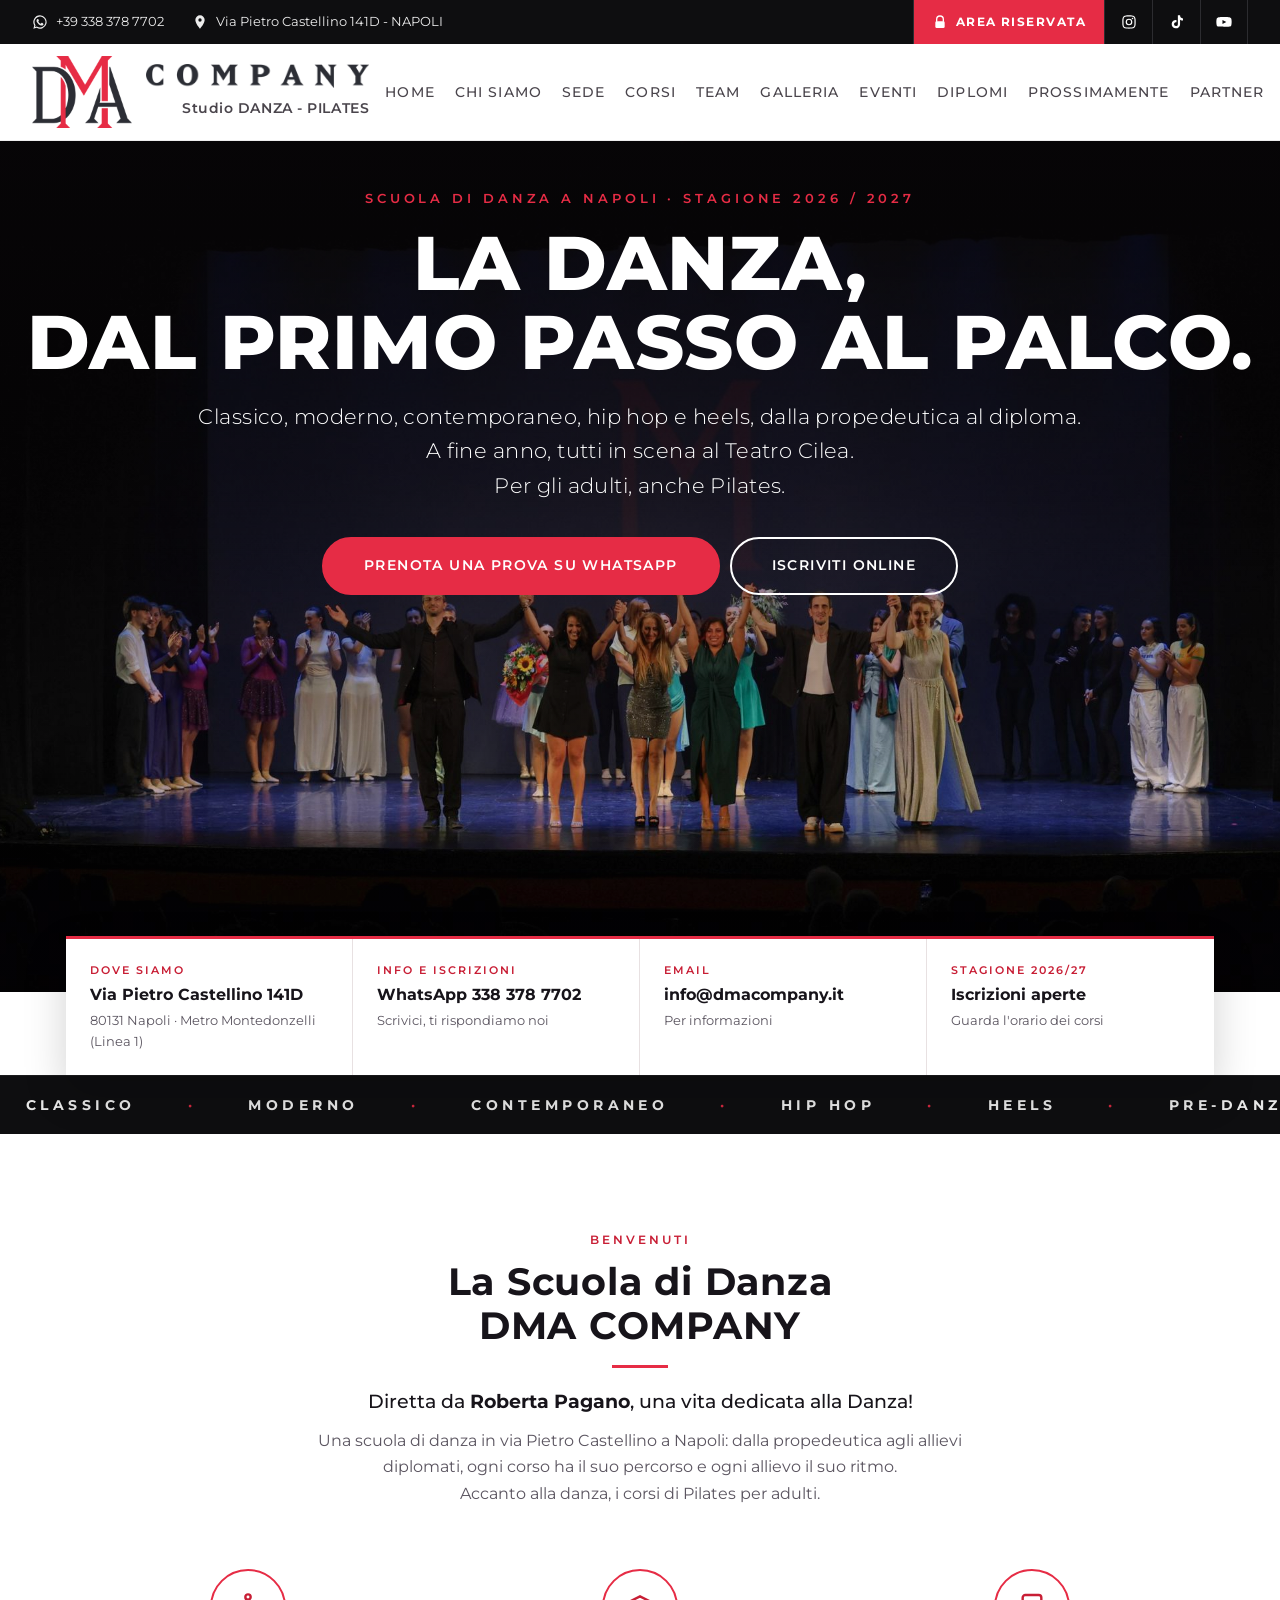
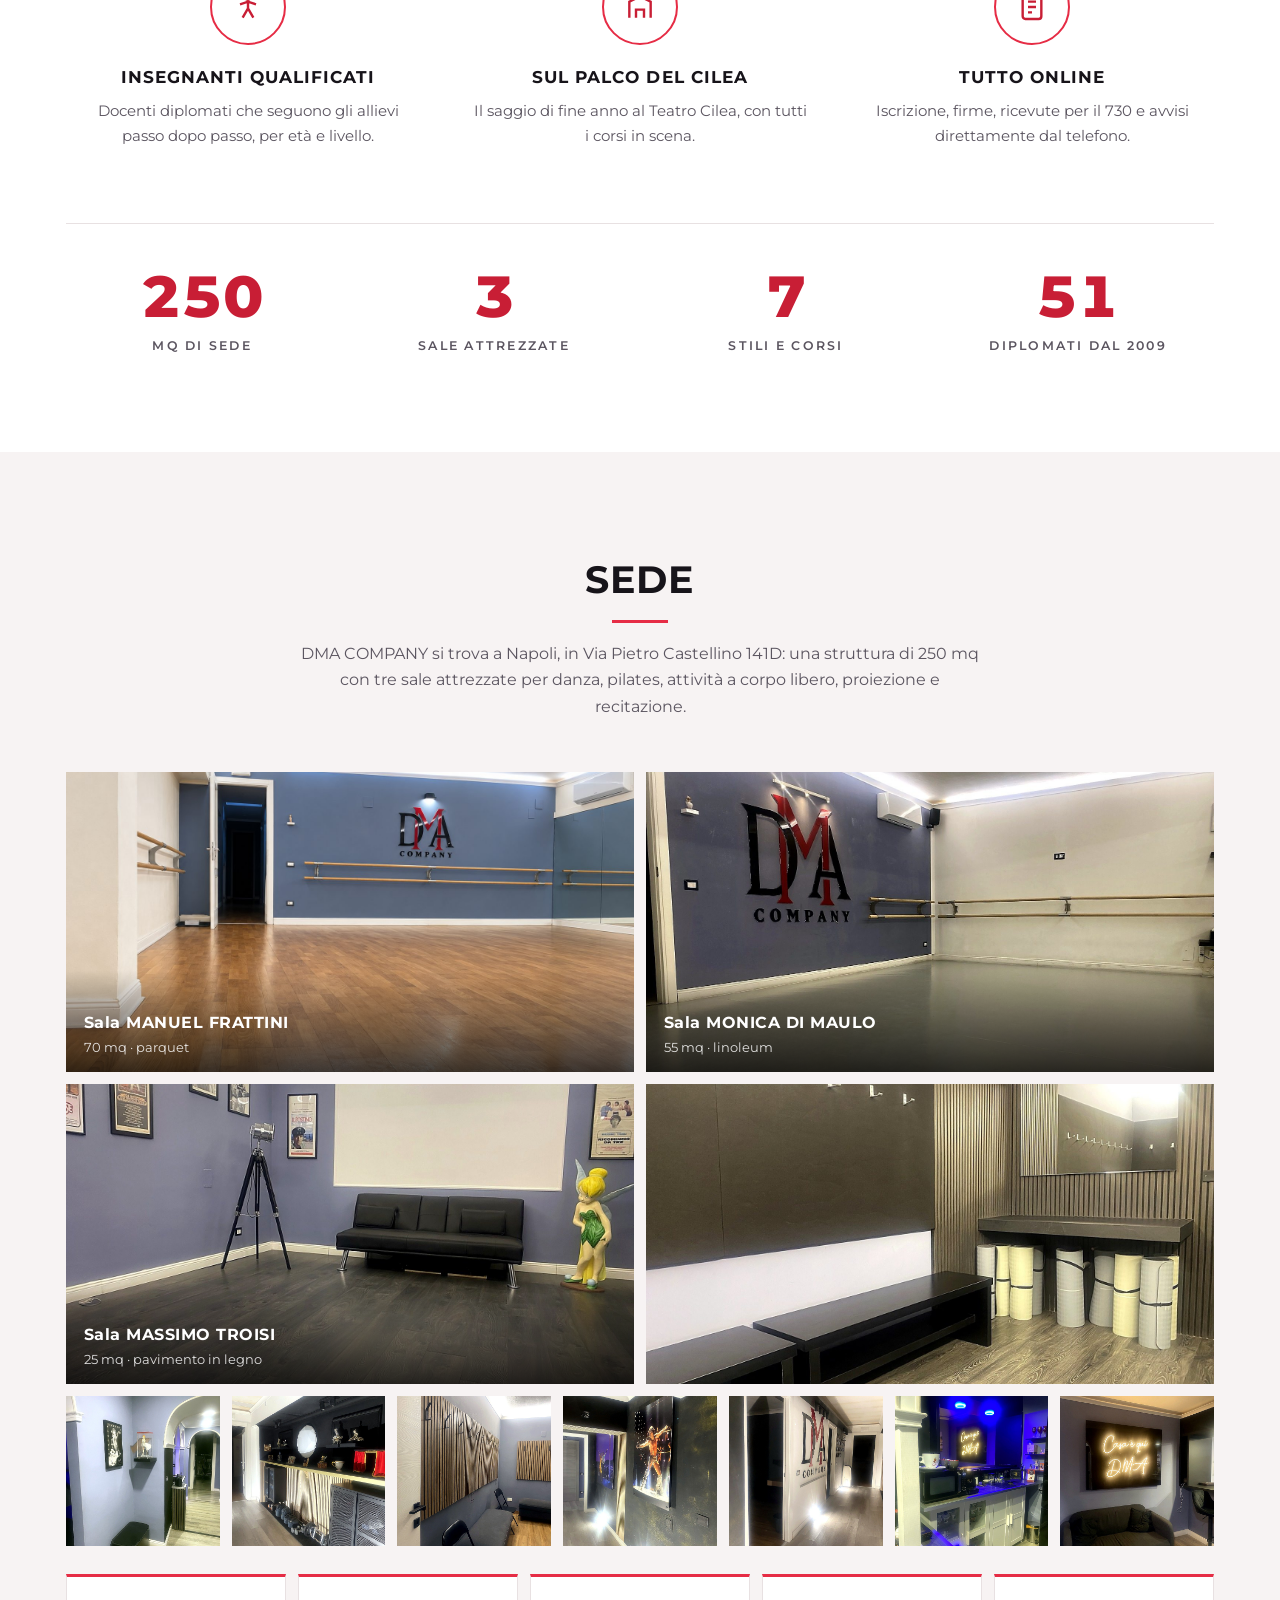
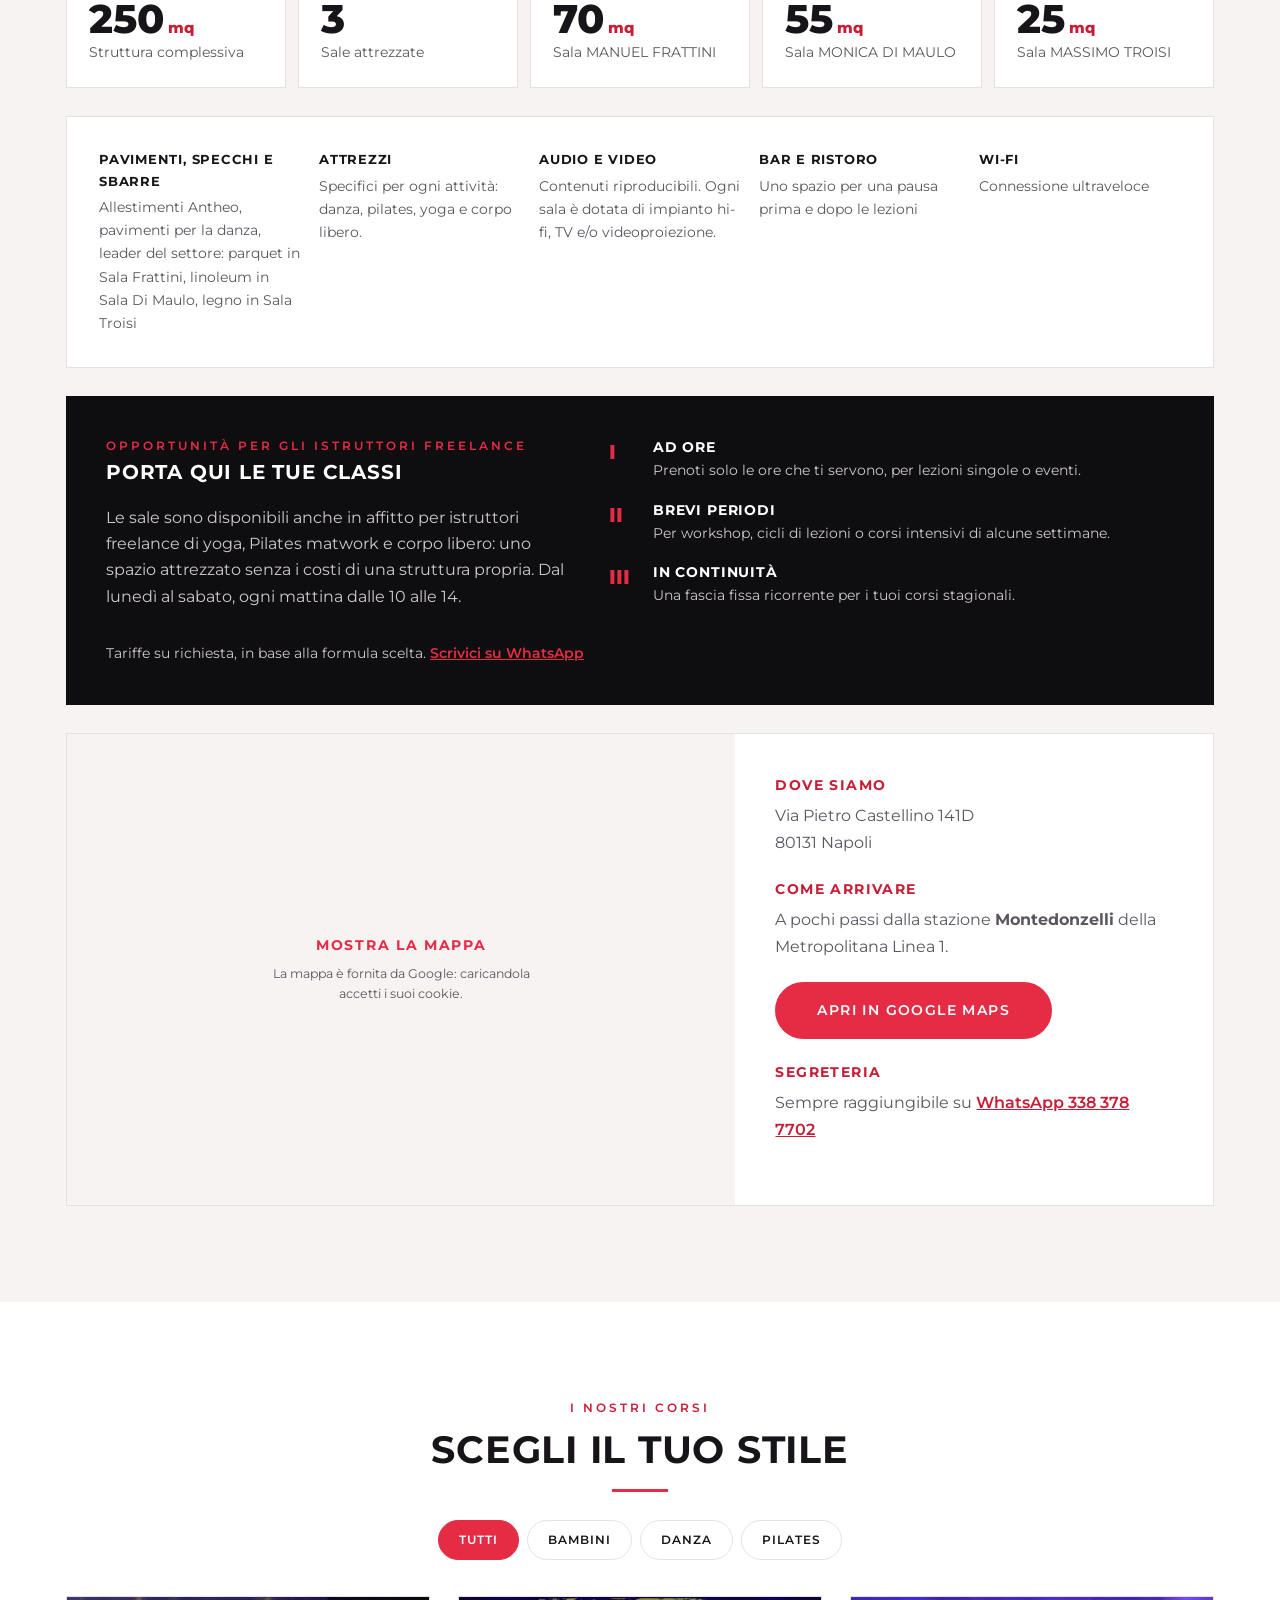
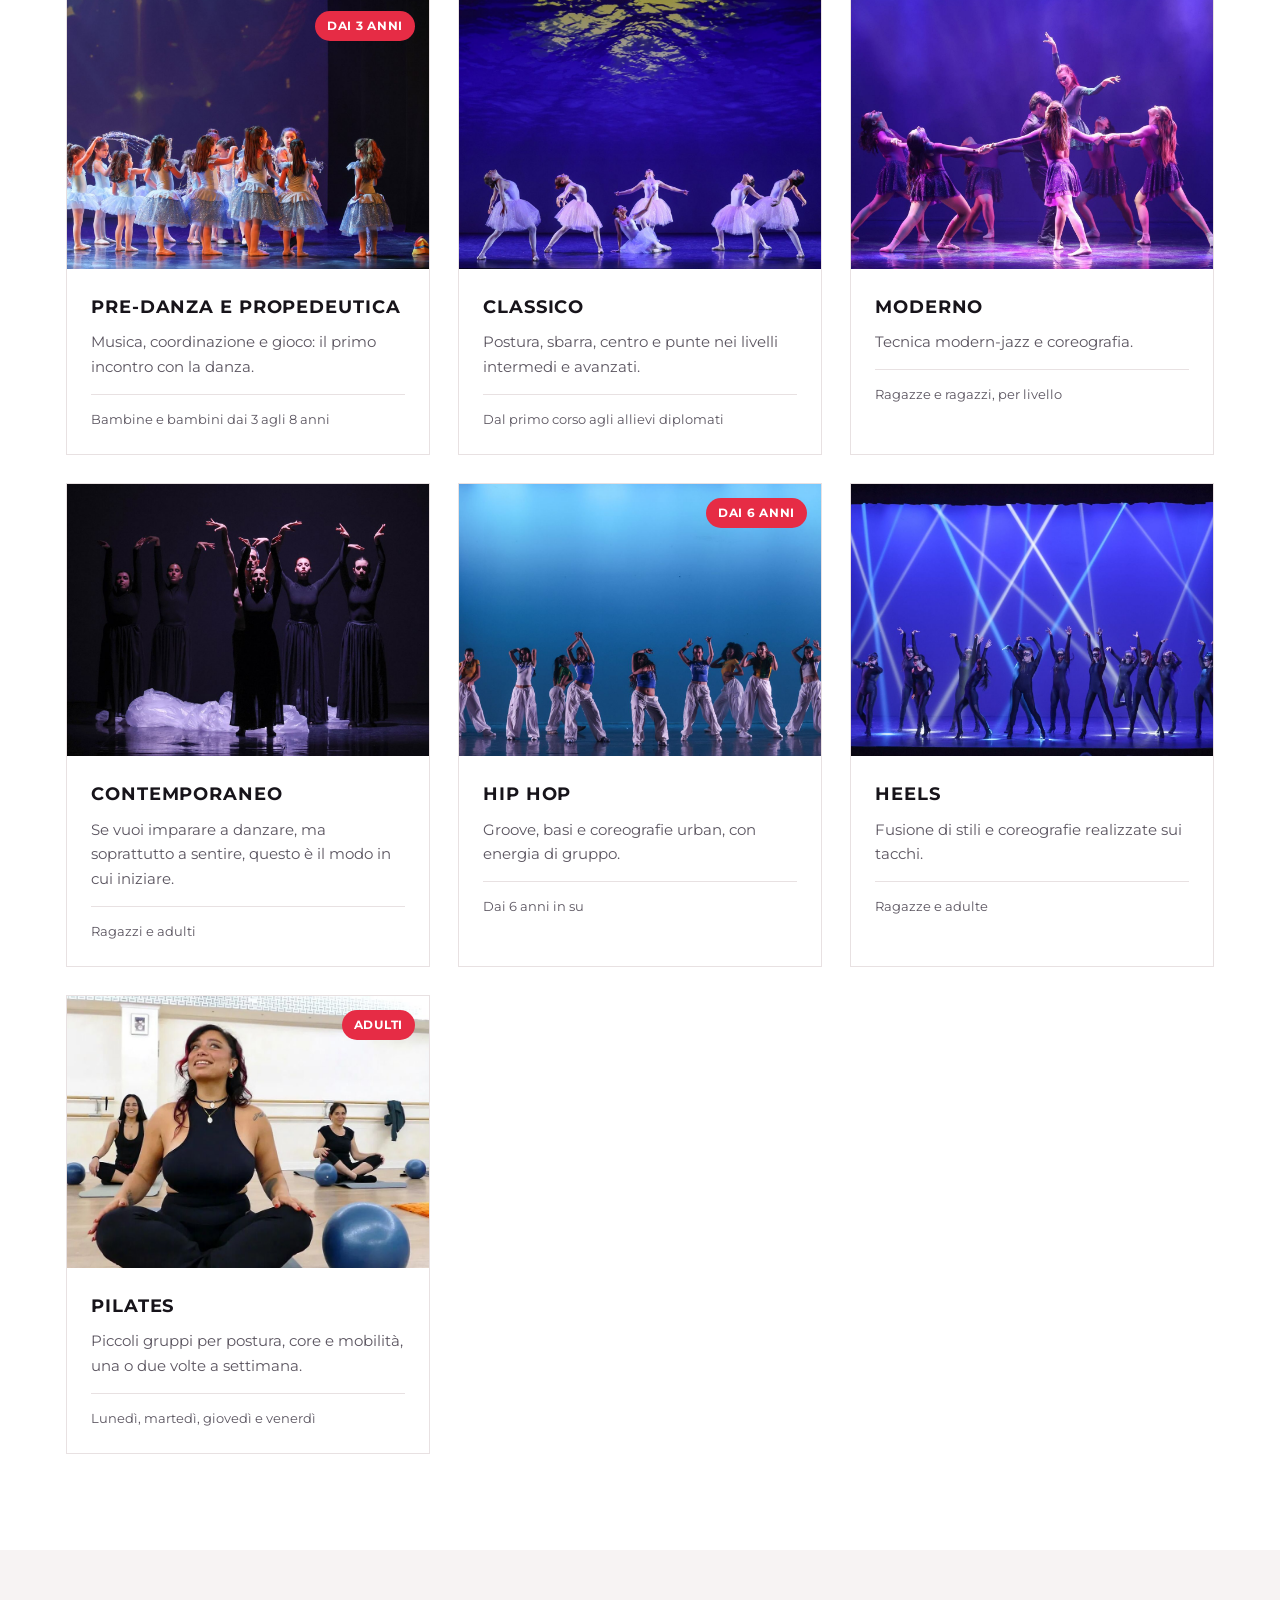
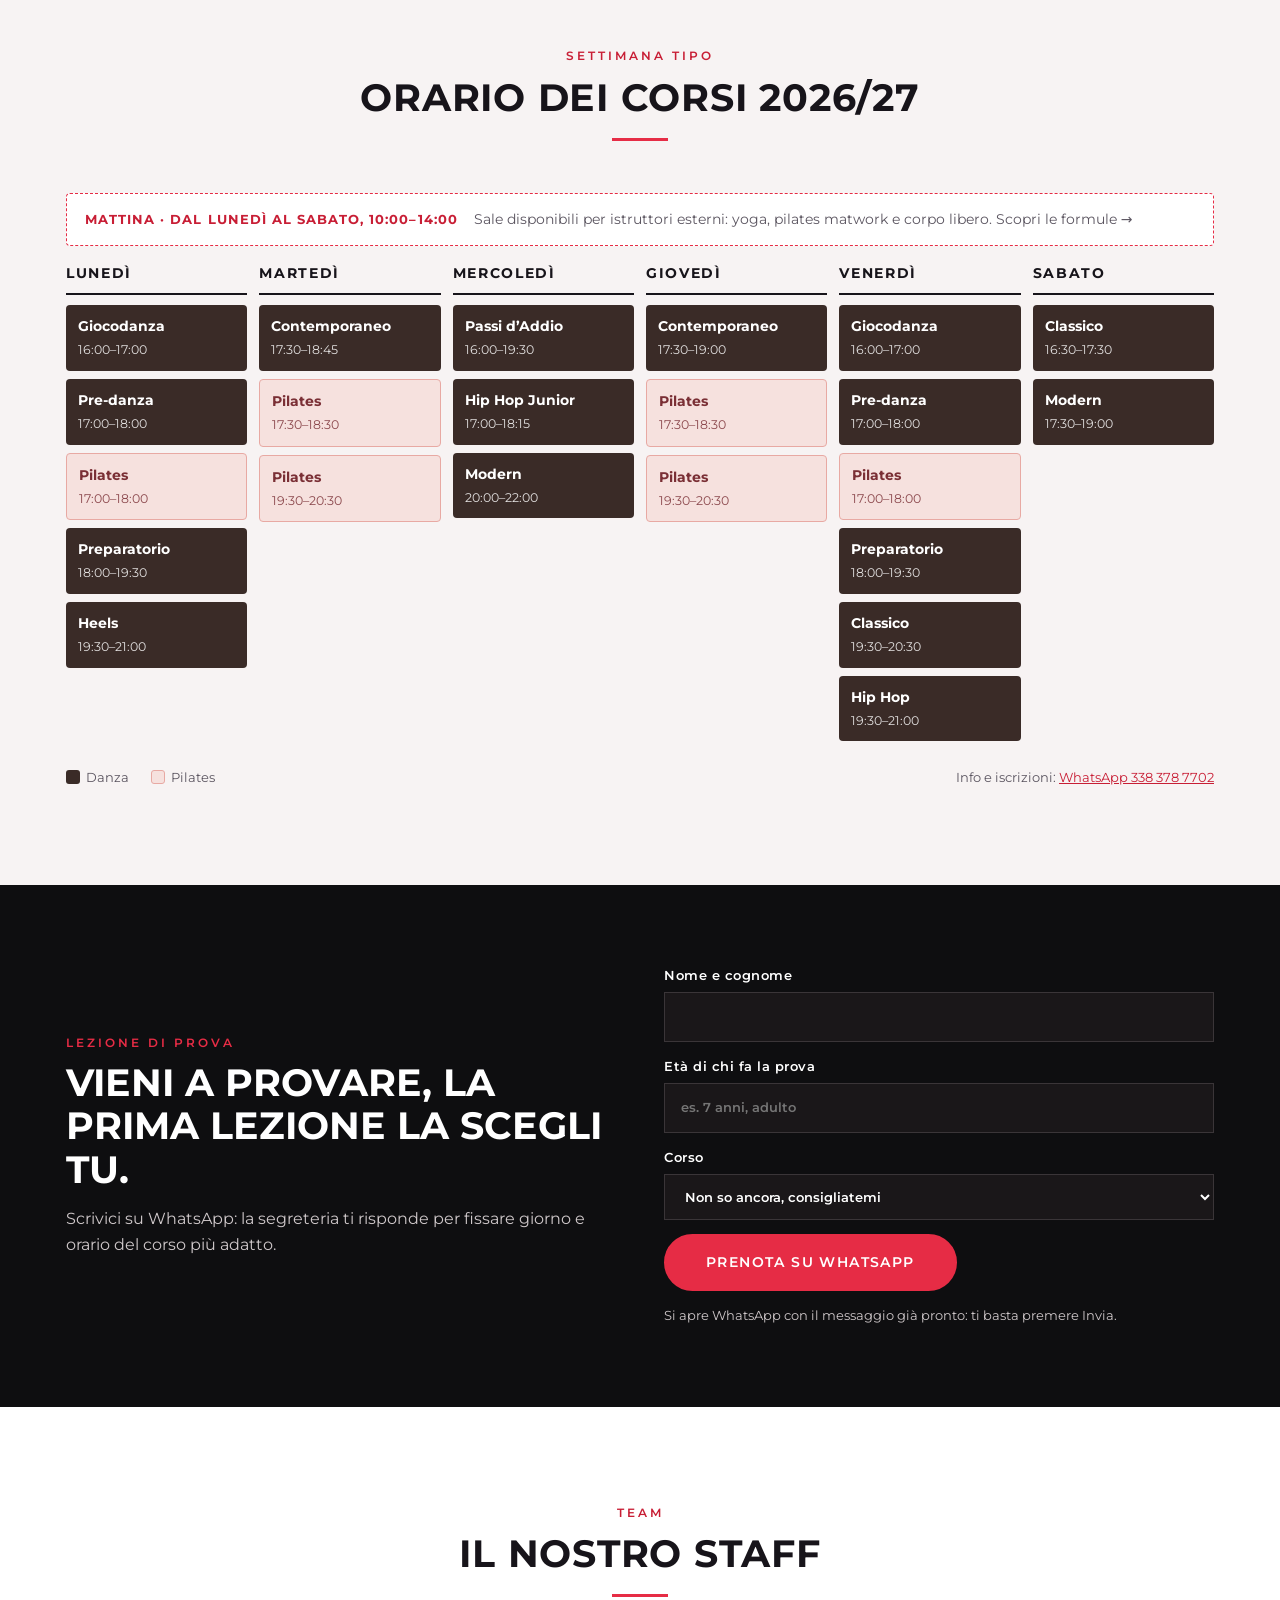
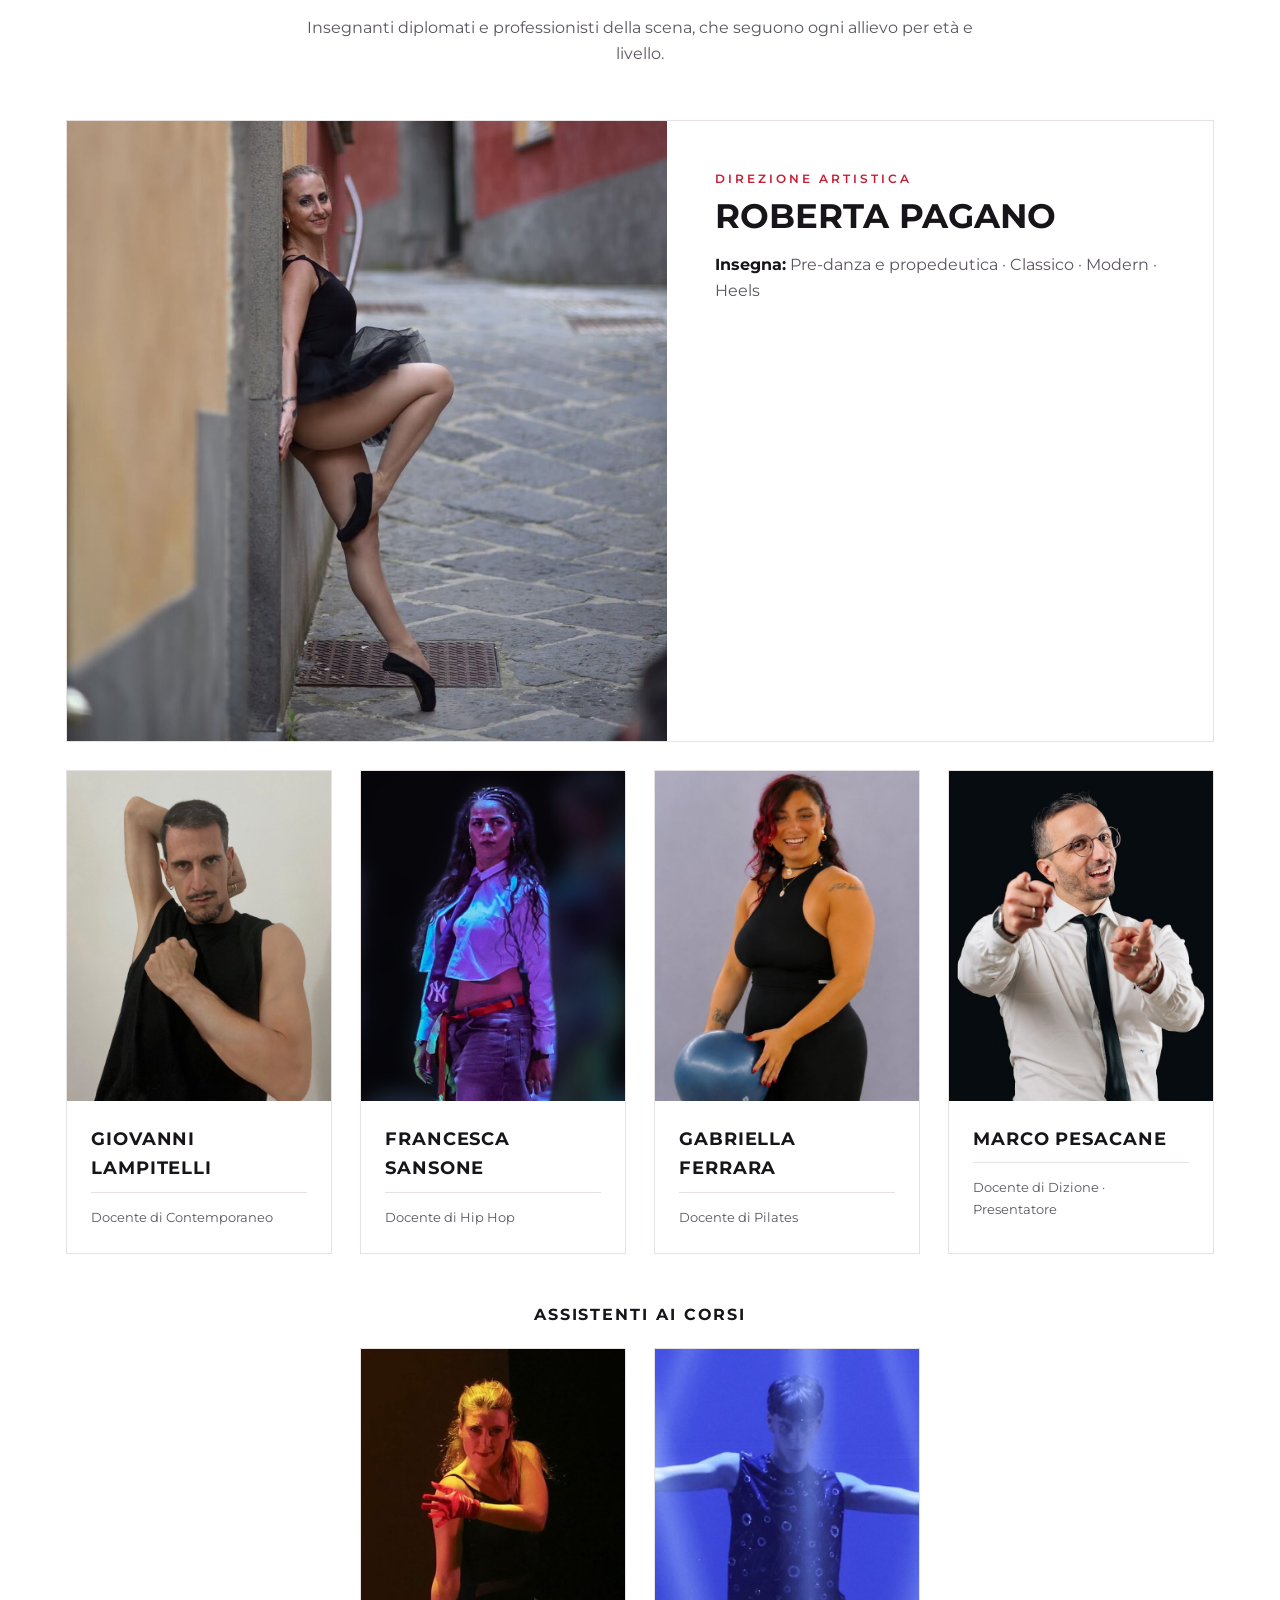
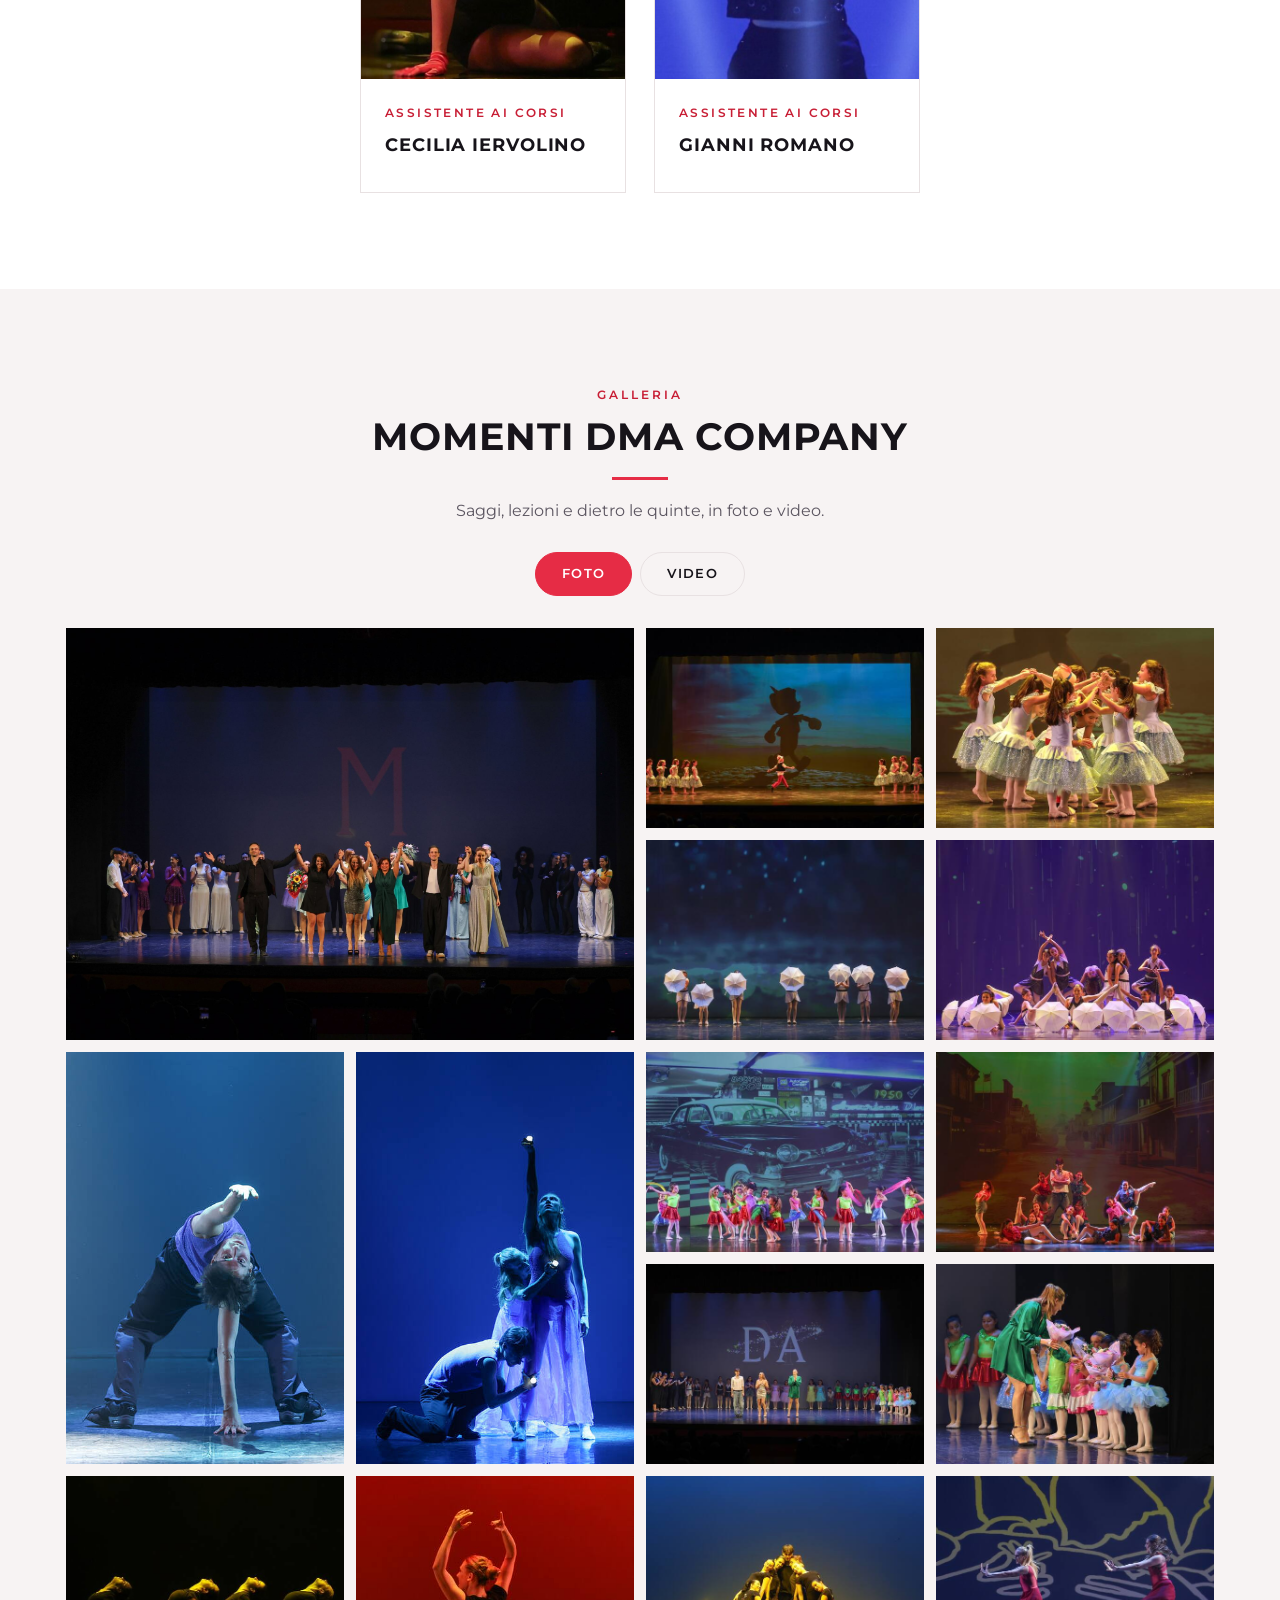
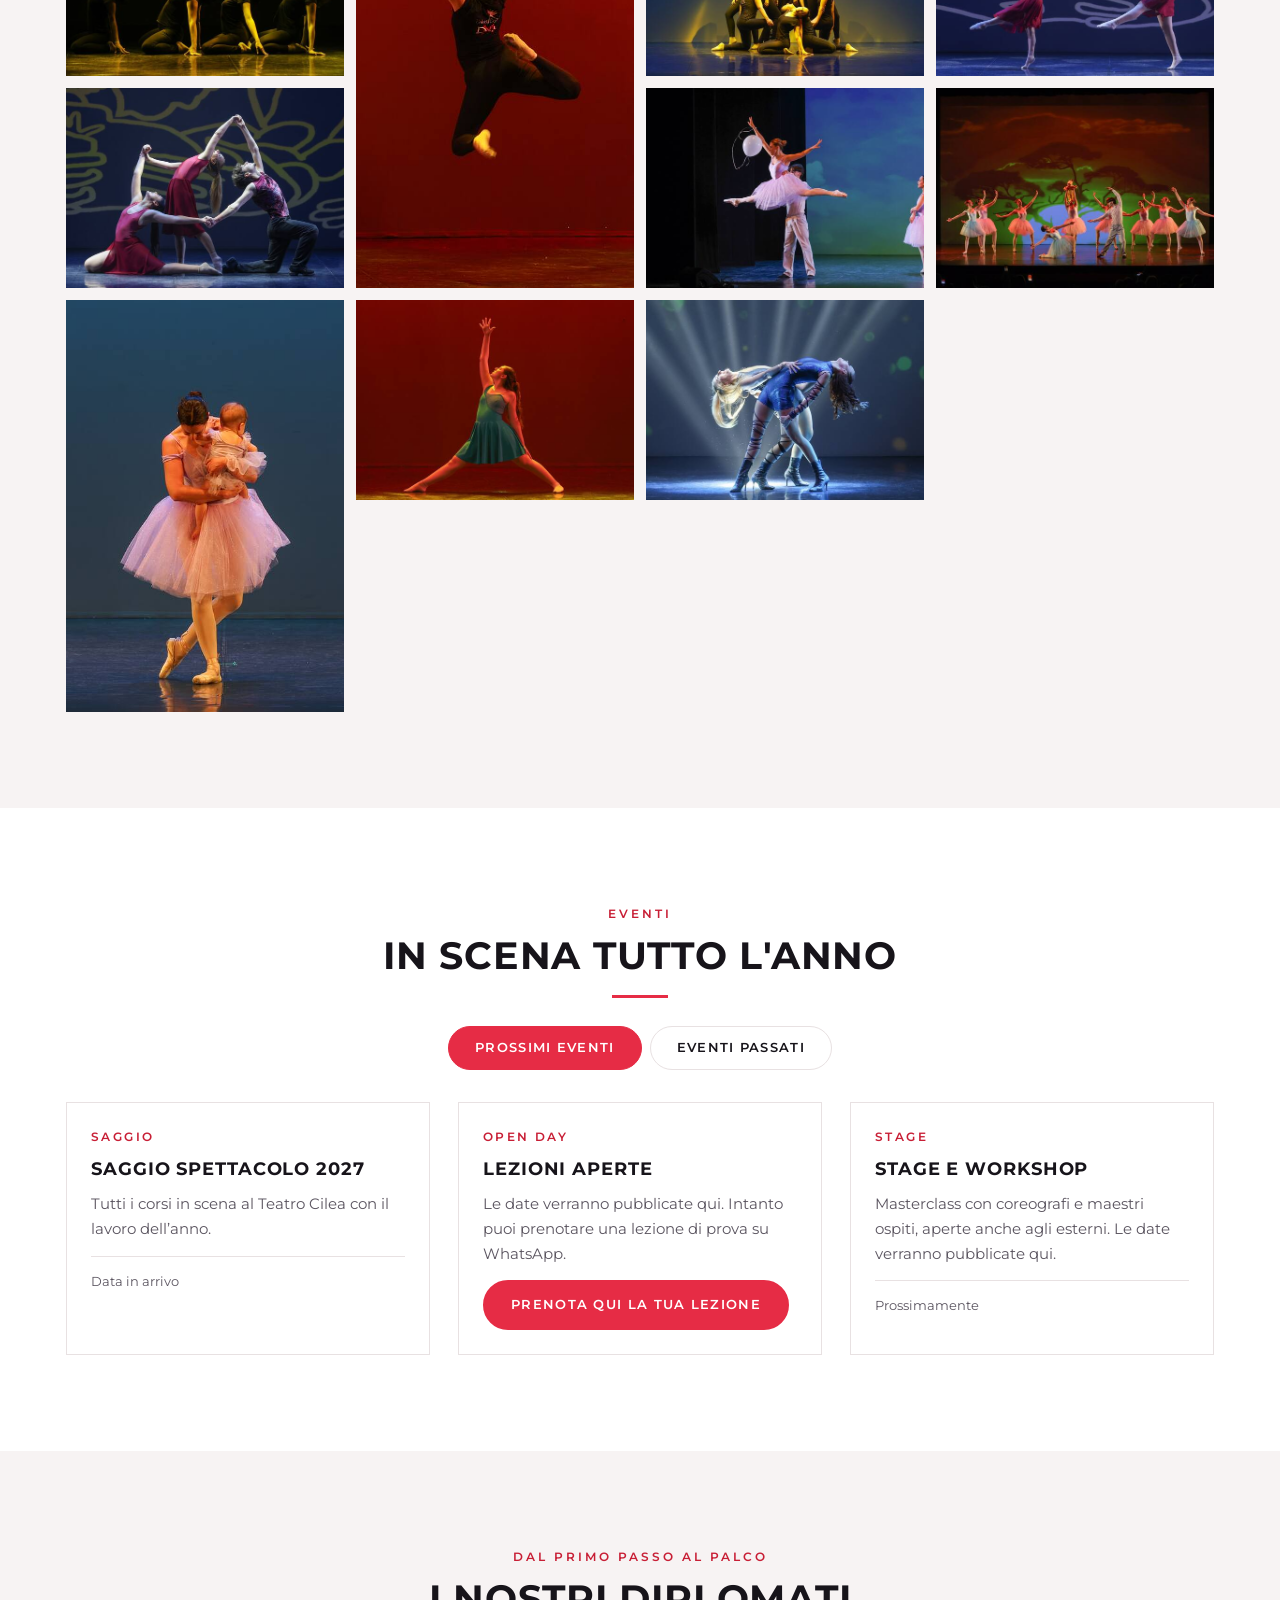
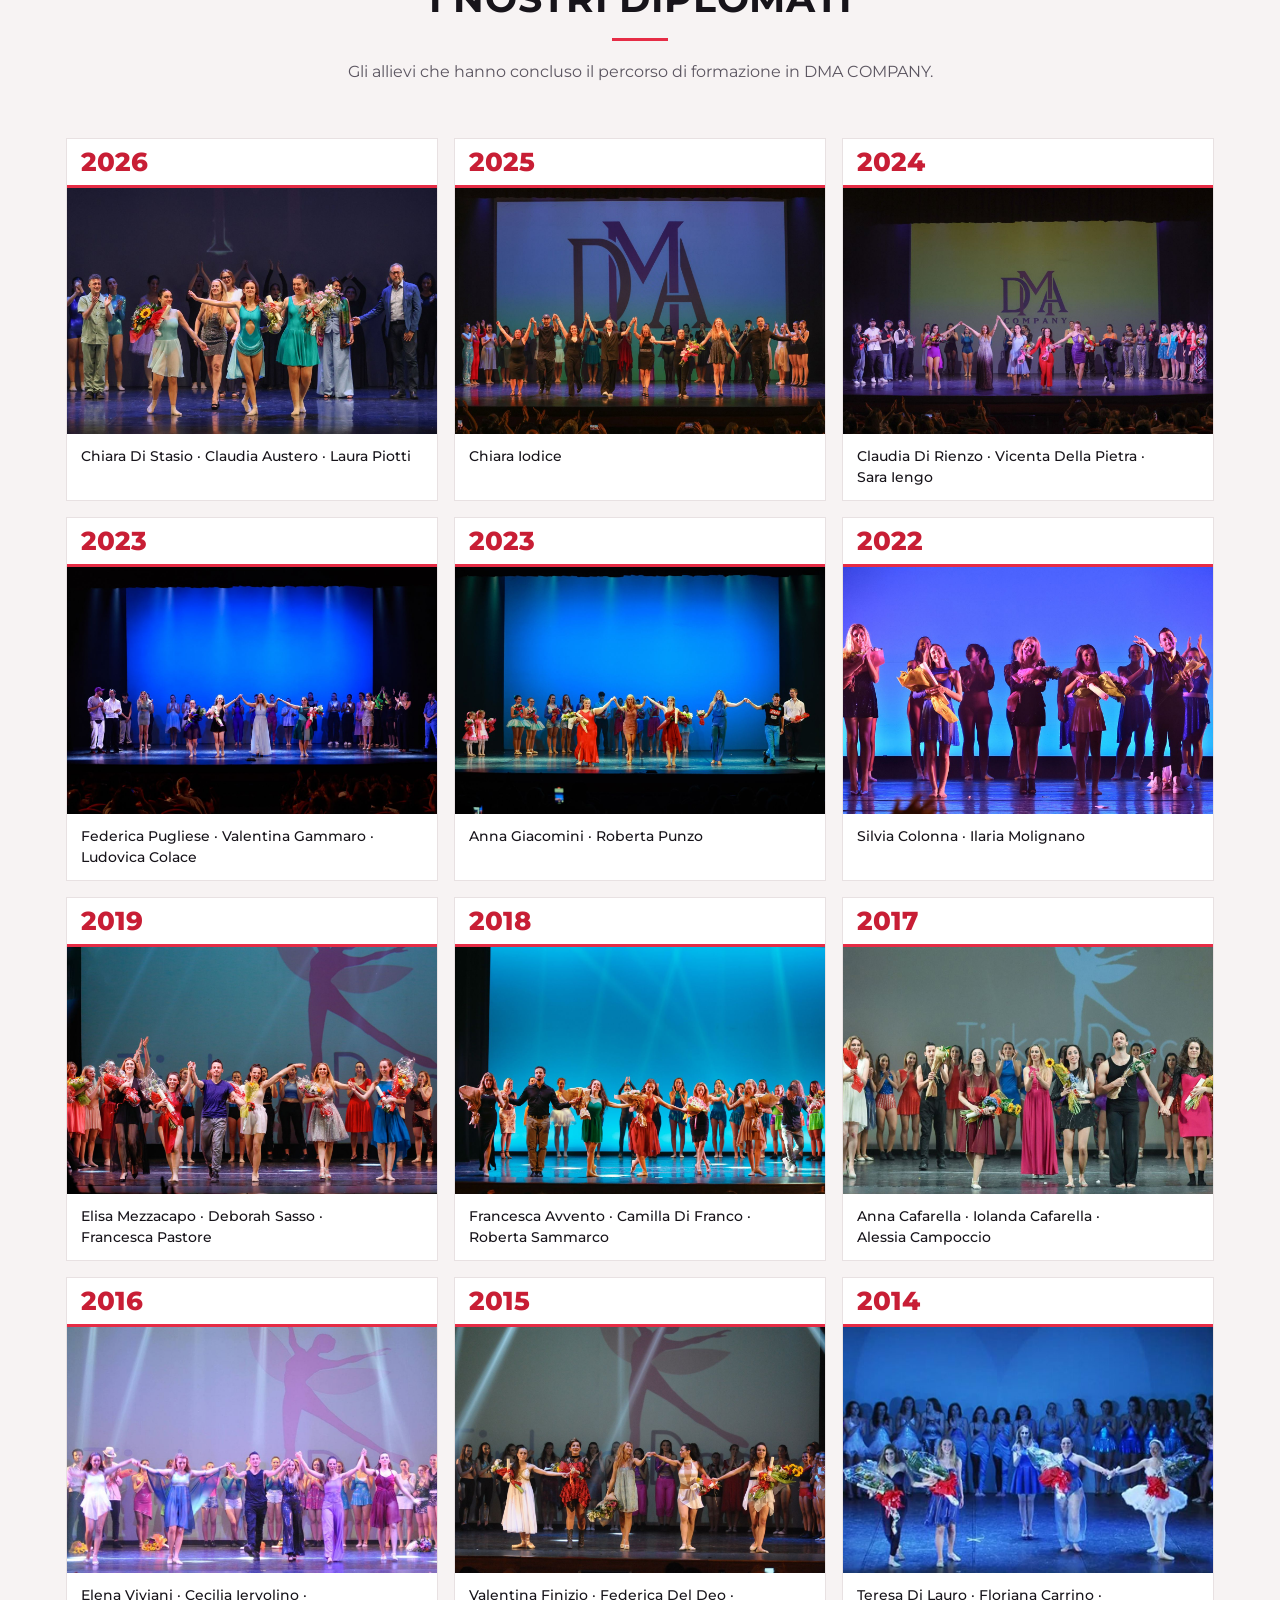
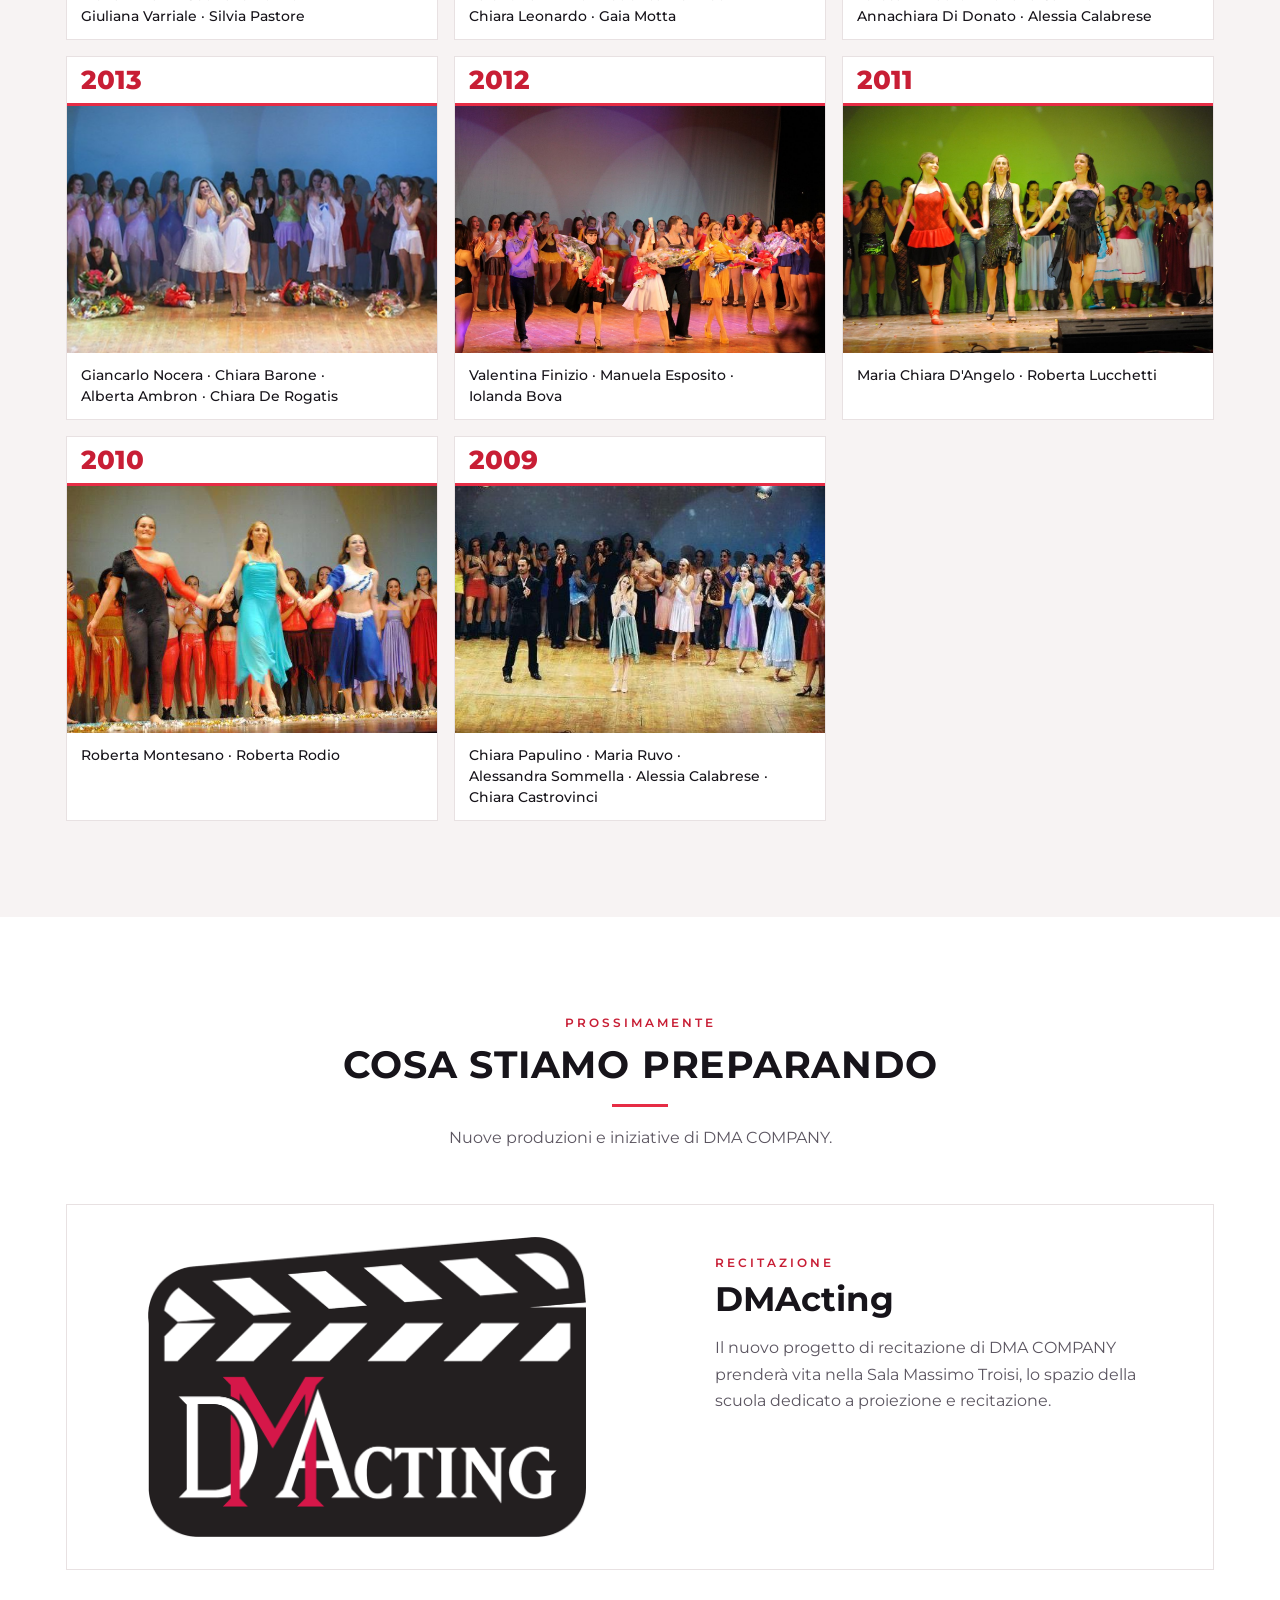
<file: prova.html>
<!doctype html><html lang="it"><meta charset="utf-8">
<meta name="robots" content="noindex,nofollow"><meta name="viewport" content="width=device-width,initial-scale=1">

<title>DMA COMPANY</title><meta name="claude:viewport-fit-sides" content="cover">
<link rel="stylesheet" href="/fonts/montserrat.css">
<style>
:root{--ink:#17141A;--ink2:#5B5560;--bg:#FFFFFF;--bg2:#F7F3F3;--line:#E8E1E2;--rose:#E62C45;--rose-d:#C81E35;--on-rose:#FFFFFF;--bar:#0E0E10;--on-bar:#FFFFFF;--hero:#141012;--card:#FFFFFF}
@media (prefers-color-scheme:dark){:root:not([data-theme="light"]){--ink:#F3EEEF;--ink2:#B9B0B3;--bg:#141214;--bg2:#1C191B;--line:#2E2A2C;--card:#1E1B1D;--rose-d:#FF6B7D}}
:root[data-theme="dark"]{--ink:#F3EEEF;--ink2:#B9B0B3;--bg:#141214;--bg2:#1C191B;--line:#2E2A2C;--card:#1E1B1D;--rose-d:#FF6B7D}
*{box-sizing:border-box}
html{scroll-padding-top:110px}
body{margin:0;background:var(--bg);color:var(--ink);font:400 16px/1.65 Montserrat,system-ui,sans-serif}
body::before{content:"";position:fixed;inset:0 0 auto;height:env(safe-area-inset-top,0px);z-index:60;background:#111114}
a{color:var(--rose-d)}
input,select,button{font:inherit}
.wrap{max-width:1180px;margin:0 auto;padding-left:max(16px,env(safe-area-inset-left,0px));padding-right:max(16px,env(safe-area-inset-right,0px))}
.prev{position:sticky;top:env(safe-area-inset-top,0px);z-index:50;background:#2A2A30;color:#fff;font:600 13px system-ui,sans-serif;padding:8px max(16px,env(safe-area-inset-right,0px)) 8px max(16px,env(safe-area-inset-left,0px));display:flex;flex-wrap:wrap;gap:8px 16px;align-items:center;justify-content:space-between}
.prev nav{display:flex;gap:6px;flex-wrap:wrap}.prev a{padding:6px 12px;border-radius:999px;text-decoration:none;color:#fff}.prev a[aria-current]{background:#fff;color:#111}
.top{background:var(--bar);color:var(--on-bar);font-size:13px}
.top .wrap{max-width:none;padding-left:max(32px,env(safe-area-inset-left,0px));padding-right:max(32px,env(safe-area-inset-right,0px));display:flex;align-items:center;justify-content:space-between;gap:12px;min-height:44px;flex-wrap:wrap}
.top .info{display:flex;gap:6px 28px;flex-wrap:wrap;padding:6px 0}.top .info span{display:flex;align-items:center;gap:8px;opacity:.92}
.top .soc{display:flex;align-self:stretch}.top .soc a{display:grid;place-items:center;width:48px;color:#fff;border-left:1px solid #2C2C30}.top .soc a:last-child{border-right:1px solid #2C2C30}.top .soc a:hover{background:var(--rose);color:var(--on-rose)}
.top svg{width:16px;height:16px;fill:currentColor}
.top .soc a.area{width:auto;gap:8px;display:flex;align-items:center;padding:0 18px;background:var(--rose);color:var(--on-rose);font-weight:700;font-size:12px;letter-spacing:.12em;text-decoration:none}.top .soc a.area:hover{background:var(--rose-d)}
@media (max-width:620px){.top .info a[href*="maps"]{display:none}.top .info span{white-space:nowrap}.top .soc a.area{padding:0 12px;font-size:11px;letter-spacing:.08em;white-space:nowrap}.top .soc a{width:38px}.top .wrap{padding-left:max(12px,env(safe-area-inset-left,0px));padding-right:max(12px,env(safe-area-inset-right,0px))}}
@media (max-width:440px){.top .info a[href*="wa.me"] span{font-size:0;gap:0}.top .info a[href*="wa.me"] span svg{width:20px;height:20px}}

header.main{background:#FFFFFF;position:sticky;top:env(safe-area-inset-top,0px);z-index:40;box-shadow:0 1px 0 #EEE}
header.main .wrap{max-width:none;padding-left:max(32px,env(safe-area-inset-left,0px));padding-right:max(32px,env(safe-area-inset-right,0px));display:flex;align-items:center;justify-content:space-between;gap:16px;min-height:96px}
.brand{display:flex;align-items:center;gap:14px;text-decoration:none;color:#17141A}
.brand img{height:72px;width:auto;display:block}.brand img.word{height:24px;margin-bottom:2px}
.brand b{display:block;font-weight:700;font-size:26px;letter-spacing:.04em;line-height:1}
.brand>span{display:flex;flex-direction:column;width:max-content}.brand small{display:block;width:0;min-width:100%;font-size:14px;font-weight:600;letter-spacing:.04em;color:#4A454C;margin-top:7px;text-align:right;text-align-last:right;white-space:nowrap}
.menu{display:flex;gap:20px;list-style:none;margin:0;padding:0}
.menu a{color:#4A454C;text-decoration:none;text-transform:uppercase;letter-spacing:.08em;font-size:14px;font-weight:500;padding:8px 0;border-bottom:2px solid transparent}
.menu a:hover{color:#17141A;border-color:var(--rose)}
.burger{display:none;background:none;border:1px solid #DDD;border-radius:8px;width:46px;height:42px;color:#17141A;cursor:pointer}
.hero{position:relative;min-height:min(78vh,760px);display:grid;place-items:center;text-align:center;color:#fff;overflow:hidden;background:#0D0A0B url(hero.jpg) center top/cover no-repeat;align-items:start;min-height:max(620px,66.6vw)}
.hero::after{content:"";position:absolute;inset:0;background:linear-gradient(180deg,rgba(8,6,8,.82) 0%,rgba(8,6,8,.55) 42%,rgba(8,6,8,.12) 75%,rgba(8,6,8,.35) 100%)}@media (max-width:620px){.hero{background-position:center bottom;background-size:210% auto;min-height:0}.hero .in{padding-bottom:300px}}
.hero .ph{position:absolute;left:16px;bottom:14px;z-index:1;font-size:12px;opacity:.7;letter-spacing:.04em}
.hero .in{position:relative;z-index:2;padding:48px 16px 300px}
.hero .kick{text-transform:uppercase;letter-spacing:.3em;font-size:13px;font-weight:600;color:var(--rose)}
.hero h1{margin:14px 0 18px;font-weight:800;text-transform:uppercase;font-size:clamp(34px,6.2vw,76px);line-height:1.04;letter-spacing:.01em;text-wrap:balance}
.hero p{margin:0 auto 34px;max-width:620px;font-weight:300;font-size:clamp(17px,2vw,21px);letter-spacing:.02em}
.btn{display:inline-block;padding:15px 40px;border-radius:999px;background:var(--rose);color:var(--on-rose);text-decoration:none;text-transform:uppercase;letter-spacing:.1em;font-weight:600;font-size:14px;border:2px solid var(--rose);cursor:pointer}
.btn:hover{background:transparent;color:#fff}
.btn.ghost{background:transparent;color:#fff;border-color:#fff;margin-left:10px}.btn.ghost:hover{background:#fff;color:#111}
.btn.dark:hover{color:var(--ink)}
section{padding:96px 0}
.alt{background:var(--bg2)}
.head{text-align:center;max-width:680px;margin:0 auto 52px}
.head .kick{text-transform:uppercase;letter-spacing:.25em;font-size:12px;font-weight:600;color:var(--rose-d)}
.head h2{margin:10px 0 0;font-weight:700;text-transform:uppercase;font-size:clamp(26px,3.6vw,38px);letter-spacing:.02em;line-height:1.15}
.head h2::after{content:"";display:block;width:56px;height:3px;background:var(--rose);margin:18px auto 0}
.head p{color:var(--ink2);margin:18px 0 0}
.feat{display:grid;grid-template-columns:repeat(3,1fr);gap:28px}
.feat div{text-align:center;padding:10px 12px}
.feat .ic{width:76px;height:76px;margin:0 auto 18px;border-radius:50%;border:2px solid var(--rose);display:grid;place-items:center;color:var(--rose-d)}
.feat .ic svg{width:32px;height:32px;fill:none;stroke:currentColor;stroke-width:1.8}
.feat h3{margin:0 0 8px;text-transform:uppercase;font-size:17px;letter-spacing:.06em}
.feat p{margin:0;color:var(--ink2);font-size:15px}
.filters{display:flex;justify-content:center;gap:8px;flex-wrap:wrap;margin:-24px 0 36px}
.filt{padding:9px 20px;border-radius:999px;border:1px solid var(--line);background:transparent;color:var(--ink);text-transform:uppercase;letter-spacing:.08em;font-size:12px;font-weight:600;cursor:pointer}
.filt[aria-pressed="true"]{background:var(--rose);border-color:var(--rose);color:var(--on-rose)}
.grid{display:grid;grid-template-columns:repeat(3,1fr);gap:28px}
.grid article{background:var(--card);border:1px solid var(--line);overflow:hidden}
.grid .img{aspect-ratio:4/3;background:linear-gradient(135deg,#3A2A2B,#151112);display:grid;place-items:end start;padding:12px;color:#fff;font-size:12px;position:relative}
.grid .img .age{position:absolute;top:14px;right:14px;background:var(--rose);color:var(--on-rose);font-weight:700;font-size:12px;padding:5px 12px;border-radius:999px;text-transform:uppercase;letter-spacing:.06em}
.grid .txt{padding:24px}
.grid h3{margin:0 0 8px;text-transform:uppercase;font-size:18px;letter-spacing:.05em}
.grid p{margin:0 0 14px;color:var(--ink2);font-size:15px}
.saggio.proj .img.logoimg{background:#fff;display:grid;place-items:center;padding:32px}.saggio.proj .img.logoimg img{max-width:100%;max-height:300px;object-fit:contain}.grid .img.logoimg{background:#fff;padding:24px;display:grid;place-items:center}.grid .img.logoimg img{max-width:100%;max-height:100%;object-fit:contain}.grid small{display:block;padding-top:14px;border-top:1px solid var(--line);font-size:13px;color:var(--ink2)}
.tbl{overflow-x:auto;border:1px solid var(--line);background:var(--card)}
table{width:100%;border-collapse:collapse;min-width:640px;font-size:15px}
th{background:var(--bar);color:#fff;text-transform:uppercase;letter-spacing:.08em;font-size:12px;font-weight:600;padding:14px;text-align:left}
td{padding:14px;border-top:1px solid var(--line);color:var(--ink2)}td:first-child{color:var(--ink);font-weight:600}
.band{background:var(--bar);color:#fff;padding:80px 0}
.band .wrap{display:grid;grid-template-columns:1fr 1fr;gap:48px;align-items:center}
.band h2{margin:8px 0 14px;text-transform:uppercase;font-size:clamp(26px,3.4vw,38px);line-height:1.15}
.band .kick{color:var(--rose);text-transform:uppercase;letter-spacing:.25em;font-size:12px;font-weight:600}
.band p{color:#CFC8CA;margin:0}
form{display:grid;gap:14px}
label{display:grid;gap:6px;font-size:13px;font-weight:600;letter-spacing:.04em}
input,select{padding:13px 16px;border-radius:0;border:1px solid #3A3538;background:#1A1719;color:#fff}
input:focus,select:focus{outline:2px solid var(--rose);outline-offset:1px}
.chk{display:flex;gap:10px;align-items:flex-start;font-weight:400;font-size:13px;color:#CFC8CA}
.chk input{margin-top:3px}
.sent{border:1px solid var(--rose);padding:28px}.sent h3{margin:0 0 6px;text-transform:uppercase}
.saggio{display:grid;grid-template-columns:1.1fr 1fr;gap:0;align-items:stretch;background:var(--card);border:1px solid var(--line)}
.saggio .img{min-height:360px;background:radial-gradient(70% 80% at 40% 40%,#6A4038,#1A1213);color:#fff;font-size:12px;display:flex;align-items:flex-end;padding:14px}
.saggio .txt{padding:48px}
.saggio h2{margin:8px 0 14px;text-transform:uppercase;font-size:clamp(24px,3vw,34px);line-height:1.15}
.saggio .kick{color:var(--rose-d);text-transform:uppercase;letter-spacing:.25em;font-size:12px;font-weight:600}
.saggio p{color:var(--ink2)}
.steps{display:grid;grid-template-columns:repeat(4,1fr);gap:28px;counter-reset:s}
.steps div{background:var(--card);border:1px solid var(--line);padding:30px 24px;border-top:3px solid var(--rose)}
.steps b{display:block;font-size:42px;font-weight:800;color:var(--rose);line-height:1}
.steps h3{margin:12px 0 8px;text-transform:uppercase;font-size:16px;letter-spacing:.05em}
.steps p{margin:0;color:var(--ink2);font-size:14px}
.center{text-align:center;margin-top:40px}
.fam{display:grid;grid-template-columns:repeat(4,1fr);gap:20px;margin-top:8px}
.fam div{padding:22px;border:1px solid var(--line);background:var(--card)}
.fam h3{margin:0 0 6px;font-size:15px;text-transform:uppercase;letter-spacing:.05em}
.fam p{margin:0;font-size:14px;color:var(--ink2)}
.partners{display:grid;grid-template-columns:repeat(3,1fr);gap:24px}.partners>div,.partners>a{text-decoration:none;color:inherit;background:var(--card);border:1px solid var(--line);padding:28px;text-align:center}.partners img,.partners span{display:flex;align-items:center;justify-content:center;height:90px;margin:0 auto 16px;max-width:100%;object-fit:contain;border-radius:4px}.partners img{background:#fff;padding:8px}.partners span{background:var(--bg2);color:var(--ink2);font-size:13px;border:1px dashed var(--line)}.partners p{margin:0;color:var(--ink2);font-size:14px}.partners b{color:var(--ink)}.partners .pname{font-size:26px;font-weight:700;color:var(--ink);border-style:solid;letter-spacing:.02em}.partners a.pcard:hover{border-color:var(--rose)}.subhead{text-align:center;text-transform:uppercase;letter-spacing:.12em;font-size:16px;margin:48px 0 20px}.grid.docenti.assist{grid-template-columns:repeat(2,calc((100% - 84px)/4));justify-content:center;margin-top:0}.grid.docenti{grid-template-columns:repeat(4,1fr);margin-top:28px}.saggio.dir .img{min-height:420px;background:linear-gradient(135deg,#3A2A2B,#151112)}.grid.docenti .img{aspect-ratio:4/5}@media (max-width:980px){.partners,.grid.docenti,.grid.docenti.assist{grid-template-columns:1fr 1fr}}@media (max-width:620px){.partners,.grid.docenti,.grid.docenti.assist{grid-template-columns:1fr}}
.menu a{white-space:nowrap}@media (max-width:1180px) and (min-width:761px){header.main .wrap{flex-wrap:nowrap;gap:12px}header.main .brand{gap:10px;flex-shrink:0}header.main .brand img{height:52px}header.main .brand img.word{height:17px}header.main .brand small{font-size:11px;letter-spacing:.05em}header.main .menu{display:flex!important;position:static;flex-direction:row;flex-wrap:nowrap;gap:clamp(7px,1.1vw,20px);padding:0;box-shadow:none;background:none}header.main .menu a{display:inline-block;padding:6px 0;border-bottom:2px solid transparent;font-size:clamp(9.5px,1.08vw,13px);letter-spacing:.04em}header.main .burger{display:none!important}}@media (max-width:760px){.menu{display:none;position:absolute;left:0;right:0;top:100%;background:#fff;flex-direction:column;gap:0;padding:8px 16px 16px;box-shadow:0 10px 20px rgba(0,0,0,.08)}.menu.open{display:flex}.menu a{display:block;padding:12px 0;border-bottom:1px solid #F0EAEA}.burger{display:grid;place-items:center}}
.dove{display:grid;grid-template-columns:1.4fr 1fr;border:1px solid var(--line);background:var(--card)}.dove .map{min-height:380px;background:var(--bg2);position:relative}.maplo{position:absolute;inset:0;width:100%;border:0;background:var(--bg2);color:var(--ink);font:inherit;cursor:pointer;display:grid;place-content:center;gap:6px;padding:20px;text-align:center}.maplo b{font-size:14px;text-transform:uppercase;letter-spacing:.12em;color:var(--rose)}.maplo span{font-size:12.5px;color:var(--ink2);max-width:34ch}.dove .map iframe{position:absolute;inset:0;width:100%;height:100%;border:0}.dove iframe{position:relative}.dove iframe{width:100%;height:100%;min-height:380px;border:0;display:block}.dove .info{padding:40px}.dove h3{margin:0 0 6px;text-transform:uppercase;font-size:14px;letter-spacing:.1em;color:var(--rose-d)}.dove p{margin:0 0 22px;color:var(--ink2)}@media (max-width:980px){.dove{grid-template-columns:1fr}.dove .info{padding:28px 20px}}
.gal{display:grid;grid-template-columns:repeat(4,1fr);grid-auto-rows:200px;gap:12px}.gal .g{border:0;padding:0;background:#1A1517 center/cover no-repeat;cursor:pointer;display:grid;place-items:center;color:#8E878A;font-size:13px}.gal.spazi{grid-template-columns:repeat(7,1fr);grid-auto-rows:150px;margin-top:12px}.gal .g.big{grid-column:span 2;grid-row:span 2}.gal .g.tall{grid-row:span 2}.gal .g.ph{cursor:default;background:var(--bg2);border:1px dashed var(--line)}.gal button.g:hover{filter:brightness(1.1)}.lb{position:fixed;inset:0;z-index:100;background:rgba(0,0,0,.92);display:grid;place-items:center;padding:24px}.lb[hidden]{display:none}.lb img{max-width:100%;max-height:90vh}.lb-n{position:absolute;top:50%;transform:translateY(-50%);background:rgba(0,0,0,.35);border:0;color:#fff;font-size:44px;width:52px;height:72px;cursor:pointer;line-height:1;border-radius:8px}.lb-p{left:10px}.lb-s{right:10px}.lb.one .lb-n{display:none}.lb-x{position:absolute;top:12px;right:16px;background:none;border:0;color:#fff;font-size:40px;cursor:pointer;line-height:1}@media (max-width:980px){.gal.spazi{grid-template-columns:repeat(4,1fr)}}@media (max-width:760px){.gal,.gal.spazi{grid-template-columns:1fr 1fr;grid-auto-rows:150px}}
.sede{display:grid;grid-template-columns:1fr 1fr;grid-auto-rows:300px;gap:12px}.sede .ph{background:#2A2427}.sede figure{margin:0;position:relative;background:#222 center/cover no-repeat;overflow:hidden}.sede figcaption{position:absolute;left:0;right:0;bottom:0;padding:40px 18px 14px;background:linear-gradient(transparent,rgba(0,0,0,.75));color:#fff;display:flex;flex-direction:column}.sede figcaption b{letter-spacing:.03em;font-size:16px}.sede figcaption span{font-size:13px;opacity:.85}.nums{display:grid;grid-template-columns:repeat(5,1fr);gap:12px;margin:28px 0}.nums div{background:var(--card);border:1px solid var(--line);border-top:3px solid var(--rose);padding:22px}.nums b{display:block;font-size:40px;font-weight:800;line-height:1;color:var(--ink)}.nums small{font-size:15px;margin-left:4px;color:var(--rose-d)}.nums span{color:var(--ink2);font-size:14px}.kit{background:var(--card);border:1px solid var(--line);padding:32px;margin-bottom:28px}.kit h3,.affitto h3{margin:0 0 16px;text-transform:uppercase;font-size:20px;letter-spacing:.04em}.kit ul{list-style:none;margin:0;padding:0;display:grid;grid-template-columns:repeat(5,1fr);gap:18px}.kit li{color:var(--ink2);font-size:14px}.kit li b{display:block;color:var(--ink);text-transform:uppercase;font-size:13px;letter-spacing:.06em;margin-bottom:4px}.affitto{background:var(--bar);color:#fff;padding:40px;display:grid;grid-template-columns:1fr 1.2fr;gap:32px;margin-bottom:28px}.affitto .kick{color:var(--rose);text-transform:uppercase;letter-spacing:.25em;font-size:12px;font-weight:600}.affitto p{color:#CFC8CA;margin:0}.affitto ol{list-style:none;counter-reset:f;margin:0;padding:0;display:grid;gap:14px}.affitto li{counter-increment:f;color:#CFC8CA;font-size:14px;padding-left:44px;position:relative}.affitto li::before{content:counter(f,upper-roman);position:absolute;left:0;top:0;color:var(--rose);font-weight:800;font-size:20px}.affitto li b{display:block;color:#fff;text-transform:uppercase;font-size:14px;letter-spacing:.06em}.affitto .note{grid-column:1/-1;font-size:14px}.affitto .note a{color:var(--rose);font-weight:600}@media (max-width:980px){.sede{grid-auto-rows:220px}.nums{grid-template-columns:1fr 1fr}.kit ul{grid-template-columns:1fr 1fr}.affitto{grid-template-columns:1fr;padding:28px 20px}}@media (max-width:620px){.sede{grid-template-columns:1fr}.kit ul{grid-template-columns:1fr}}
.week{display:grid;grid-template-columns:repeat(6,1fr);gap:12px}.day h3{margin:0 0 10px;padding-bottom:8px;border-bottom:2px solid var(--ink);text-transform:uppercase;font-size:14px;letter-spacing:.12em}.slot{padding:10px 12px;margin-bottom:8px;border-radius:4px;display:flex;flex-direction:column;gap:2px}.slot b{font-size:14px}.slot span{font-size:12.5px;opacity:.85}.slot.d{background:#3A2B27;color:#fff}.slot.p{background:#F6E1DE;color:#7A2F35;border:1px solid #E8A9A3}.slot.x{background:transparent;color:var(--rose-d);border:1px dashed var(--rose)}.morning{display:flex;flex-wrap:wrap;gap:4px 16px;align-items:baseline;padding:14px 18px;margin-bottom:16px;border:1px dashed var(--rose);border-radius:4px;color:var(--ink);text-decoration:none;background:var(--card)}.morning b{text-transform:uppercase;font-size:13px;letter-spacing:.08em;color:var(--rose-d)}.morning span{font-size:14px;color:var(--ink2)}.morning:hover{border-style:solid}.legend{display:flex;flex-wrap:wrap;gap:10px 22px;margin-top:18px;font-size:13px;color:var(--ink2);align-items:center}.legend i{display:inline-block;width:14px;height:14px;border-radius:3px;margin-right:6px;vertical-align:-2px}.legend i.d{background:#3A2B27}.legend i.p{background:#F6E1DE;border:1px solid #E8A9A3}.legend i.x{border:1px dashed var(--rose)}.legend .wa{margin-left:auto}@media (max-width:980px){.week{grid-template-columns:repeat(3,1fr)}}@media (max-width:620px){.week{grid-template-columns:1fr 1fr}.legend .wa{margin-left:0}}
.videos{display:grid;grid-template-columns:1fr 1fr;gap:16px;margin-top:16px}.videos figure{margin:0;background:var(--card);border:1px solid var(--line)}.videos .vph,.videos iframe,.videos video{display:grid;place-items:center;width:100%;aspect-ratio:16/9;border:0;background:#0E0E10;color:#fff;font-size:42px}.videos .vph small{display:block;font-size:12px;letter-spacing:.1em;text-transform:uppercase;opacity:.7;margin-top:-40px}.videos figcaption{padding:14px 18px;display:flex;flex-direction:column}.videos figcaption b{text-transform:uppercase;font-size:14px;letter-spacing:.05em}.videos figcaption span{color:var(--ink2);font-size:14px}@media (max-width:760px){.videos{grid-template-columns:1fr}}
.ytl{position:relative;display:block;aspect-ratio:16/9;background:#0D0A0B url(hero.jpg) center/cover;overflow:hidden}.ytl::before{content:"";position:absolute;inset:0;background:rgba(0,0,0,.25)}.ytl img{position:absolute;inset:0;width:100%;height:100%;object-fit:cover}.ytl .play{position:absolute;left:50%;top:50%;width:72px;height:50px;margin:-25px 0 0 -36px;background:var(--rose);border-radius:12px;z-index:1;transition:transform .15s}.ytl .play::after{content:"";position:absolute;left:29px;top:15px;border-style:solid;border-width:10px 0 10px 17px;border-color:transparent transparent transparent #fff}.ytl:hover .play{transform:scale(1.08)}.videos iframe{display:block}
.ek{color:var(--rose-d);text-transform:uppercase;letter-spacing:.2em;font-size:12px;font-weight:600;margin-bottom:8px}[data-epane][hidden]{display:none!important}.gtabs{display:flex;justify-content:center;gap:8px;margin:-24px 0 32px}.gtab{padding:10px 26px;border-radius:999px;border:1px solid var(--line);background:transparent;color:var(--ink);text-transform:uppercase;letter-spacing:.1em;font-size:13px;font-weight:600;cursor:pointer}.gtab[aria-selected="true"]{background:var(--rose);border-color:var(--rose);color:#fff}[data-pane][hidden]{display:none!important}.videos{margin-top:0}
.infobox{position:relative;z-index:3;margin-top:-56px}.ib{display:grid;grid-template-columns:repeat(4,1fr);background:var(--card);box-shadow:0 18px 40px rgba(0,0,0,.18);border-top:3px solid var(--rose)}.ib a{display:flex;flex-direction:column;gap:2px;padding:22px 24px;text-decoration:none;color:var(--ink);border-right:1px solid var(--line)}.ib a:last-child{border-right:0}.ib a:hover{background:var(--bg2)}.ib .ik{color:var(--rose-d);text-transform:uppercase;letter-spacing:.18em;font-size:11px;font-weight:600}.ib b{font-size:16px}.ib small{color:var(--ink2);font-size:13px}@media (max-width:980px){.ib{grid-template-columns:1fr 1fr}.ib a:nth-child(2){border-right:0}.ib a:nth-child(-n+2){border-bottom:1px solid var(--line)}}@media (max-width:620px){.infobox{margin-top:-32px}.ib a{padding:14px 14px}.ib b{font-size:14px}.ib small{font-size:12px}.ib .ik{font-size:10px;letter-spacing:.12em}.ib a:nth-child(odd){border-right:1px solid var(--line)}}
.dipl{display:grid;grid-template-columns:repeat(auto-fit,minmax(220px,1fr));gap:20px}.dipl>div{background:var(--card);border:1px solid var(--line);border-top:3px solid var(--rose);padding:24px}.dipl h3{margin:0 0 12px;font-size:28px;font-weight:800;color:var(--rose-d)}.dipl ul{list-style:none;margin:0;padding:0}.dipl li{padding:6px 0;border-bottom:1px solid var(--line);font-weight:500}.dipl li:last-child{border-bottom:0}.dipl li small{display:block;color:var(--ink2);font-weight:400;font-size:13px}
.dgal{display:grid;grid-template-columns:repeat(3,1fr);gap:16px}.dgal .g{display:block;width:100%;aspect-ratio:3/2;border:0;padding:0;background:#1A1517 center/cover no-repeat;cursor:pointer}.dgal .g:hover{filter:brightness(1.1)}.dgal figure{margin:0;background:var(--card);border:1px solid var(--line)}.dgal .dph,.dgal img{display:grid;place-items:center;width:100%;aspect-ratio:3/4;object-fit:cover;background:linear-gradient(135deg,#3A2A2B,#151112);color:#8E878A;font-size:13px}.dgal .nm{white-space:nowrap}.dgal .dy{padding:10px 14px;font-size:26px;font-weight:800;color:var(--rose-d);line-height:1;border-bottom:3px solid var(--rose)}.dgal figcaption{padding:12px 14px;display:flex;flex-direction:column}.dgal figcaption b{font-size:15px}.dgal figcaption span{color:var(--ink);font-size:14px;font-weight:500;line-height:1.5}@media (max-width:980px){.dgal{grid-template-columns:1fr 1fr}}@media (max-width:620px){.dgal{grid-template-columns:1fr}}
footer{background:var(--bar);color:#BDB6B8;padding:64px 0 0;font-size:14px}
footer .cols{display:grid;grid-template-columns:1.3fr 1fr 1fr;gap:40px}
footer h4{color:#fff;text-transform:uppercase;letter-spacing:.12em;font-size:13px;margin:0 0 16px}
footer h4::after{content:"";display:block;width:32px;height:2px;background:var(--rose);margin-top:10px}
footer p{margin:0 0 8px}footer a{color:#BDB6B8;text-decoration:none}footer a:hover{color:var(--rose)}
footer .logo{display:inline-block;margin-bottom:16px}footer .logo img{height:96px;display:block}
footer .partner{display:flex;align-items:center;gap:14px;margin-top:22px;flex-wrap:wrap}footer .partner span{font-size:12px;text-transform:uppercase;letter-spacing:.14em;color:#8E878A}footer .partner img{height:60px;width:auto;display:block}footer .legal{border-top:1px solid #2A2729;margin-top:48px;padding:20px 0;font-size:12px;color:#8E878A}
@media (max-width:980px){
 .menu{display:none;position:absolute;left:0;right:0;top:100%;background:#fff;flex-direction:column;gap:0;padding:8px 16px 16px;box-shadow:0 10px 20px rgba(0,0,0,.08)}
 .menu.open{display:flex}.menu a{display:block;padding:12px 0;border-bottom:1px solid #F0EAEA}
 .burger{display:grid;place-items:center}
 header.main .cta{display:none}
 .grid,.feat{grid-template-columns:1fr 1fr}.steps,.fam{grid-template-columns:1fr 1fr}
 .band .wrap,.saggio{grid-template-columns:1fr}
 footer .cols{grid-template-columns:1fr 1fr}
}
@media (max-width:620px){
 section{padding:64px 0}
 .top .info span.h{display:none}
 header.main .wrap{min-height:76px}.brand img{height:54px}.brand img.word{height:18px}.brand b{font-size:20px}.brand small{font-size:11.5px;letter-spacing:.05em;margin-top:5px}
 .grid,.feat,.steps,.fam,footer .cols{grid-template-columns:1fr}
 .saggio .txt{padding:28px 20px}
 .btn.ghost{margin:12px 0 0}
 .top .soc a{width:42px}
 .top .wrap{flex-wrap:nowrap}.top .info{flex-direction:column;gap:2px;font-size:12px}
}
</style>
<div id="root" data-acc="#E62C45">

<div class="top"><div class="wrap">
 <div class="info">
  <a href="https://wa.me/393383787702" style="color:inherit;text-decoration:none"><span><svg viewBox="0 0 24 24"><path d="M12 2a10 10 0 0 0-8.6 15.1L2 22l5-1.3A10 10 0 1 0 12 2zm0 18.2a8.2 8.2 0 0 1-4.2-1.2l-.3-.2-3 .8.8-2.9-.2-.3A8.2 8.2 0 1 1 12 20.2zm4.5-6.1c-.2-.1-1.5-.7-1.7-.8-.2-.1-.4-.1-.6.1l-.8 1c-.1.2-.3.2-.5.1a6.7 6.7 0 0 1-3.3-2.9c-.3-.4.2-.4.7-1.4.1-.2 0-.3 0-.4l-.8-1.8c-.2-.5-.4-.4-.6-.4h-.5a1 1 0 0 0-.7.3 3 3 0 0 0-.9 2.2c0 1.3.9 2.5 1 2.7.1.2 1.8 2.8 4.4 3.9 1.6.7 2.3.8 3.1.6.5-.1 1.5-.6 1.7-1.2.2-.6.2-1.1.2-1.2-.1-.1-.3-.2-.6-.3z"/></svg>+39 338 378 7702</span></a>
  <a href="https://maps.google.com/?q=Via+Pietro+Castellino+141D+Napoli" style="color:inherit;text-decoration:none"><span><svg viewBox="0 0 24 24"><path d="M12 2a7 7 0 0 0-7 7c0 5.2 7 13 7 13s7-7.8 7-13a7 7 0 0 0-7-7zm0 9.5A2.5 2.5 0 1 1 12 6.5a2.5 2.5 0 0 1 0 5z"/></svg>Via Pietro Castellino 141D - NAPOLI</span></a>
 </div>
 <div class="soc">
  <a href="/area/" class="area"><svg viewBox="0 0 24 24" aria-hidden="true"><path d="M7 11V8a5 5 0 0 1 10 0v3" fill="none" stroke="currentColor" stroke-width="2" stroke-linecap="round"/><rect x="5" y="11" width="14" height="10" rx="2"/></svg>AREA RISERVATA</a>
  <a href="https://www.instagram.com/dmacompanysrl/" aria-label="Instagram"><svg viewBox="0 0 24 24"><path d="M12 7a5 5 0 1 0 0 10 5 5 0 0 0 0-10zm0 8.2a3.2 3.2 0 1 1 0-6.4 3.2 3.2 0 0 1 0 6.4zM17.3 5.5a1.2 1.2 0 1 0 0 2.4 1.2 1.2 0 0 0 0-2.4zM12 2c-2.7 0-3 0-4.1.1C4.3 2.3 2.3 4.3 2.1 7.9 2 9 2 9.3 2 12s0 3 .1 4.1c.2 3.6 2.2 5.6 5.8 5.8 1.1.1 1.4.1 4.1.1s3 0 4.1-.1c3.6-.2 5.6-2.2 5.8-5.8.1-1.1.1-1.4.1-4.1s0-3-.1-4.1c-.2-3.6-2.2-5.6-5.8-5.8C15 2 14.7 2 12 2zm0 1.8c2.7 0 3 0 4 .1 2.7.1 4 1.4 4.1 4.1.1 1 .1 1.3.1 4s0 3-.1 4c-.1 2.7-1.4 4-4.1 4.1-1 .1-1.3.1-4 .1s-3 0-4-.1c-2.7-.1-4-1.4-4.1-4.1-.1-1-.1-1.3-.1-4s0-3 .1-4C4 5.3 5.3 4 8 3.9c1-.1 1.3-.1 4-.1z"/></svg></a>
  <a href="https://www.tiktok.com/@dma.company.srl" aria-label="TikTok"><svg viewBox="0 0 24 24"><path d="M16.6 2h-3.3v13.2a2.9 2.9 0 1 1-2.1-2.8V9a6.3 6.3 0 1 0 5.4 6.2V8.5a8 8 0 0 0 4.4 1.4V6.6a4.6 4.6 0 0 1-4.4-4.6z"/></svg></a>
  <a href="https://www.youtube.com/@dmacompanynapoli" aria-label="YouTube" class="yt"><svg viewBox="0 0 24 24"><path d="M23 7.2a3 3 0 0 0-2.1-2.1C19 4.6 12 4.6 12 4.6s-7 0-8.9.5A3 3 0 0 0 1 7.2 31 31 0 0 0 .5 12a31 31 0 0 0 .5 4.8 3 3 0 0 0 2.1 2.1c1.9.5 8.9.5 8.9.5s7 0 8.9-.5a3 3 0 0 0 2.1-2.1 31 31 0 0 0 .5-4.8 31 31 0 0 0-.5-4.8zM9.7 15.1V8.9L15.5 12z"/></svg></a>
 </div>
</div></div>

<header class="main"><div class="wrap" style="position:relative">
 <a class="brand" href="#"><img src="[data-uri]" alt="Logo DMA COMPANY"><span><b><img class="word" src="[data-uri]" alt="COMPANY"></b><small>Studio DANZA - PILATES</small></span></a>
 <ul class="menu" id="menu"><li><a href="#home">Home</a></li><li><a href="#chi">Chi siamo</a></li><li><a href="#sede">Sede</a></li><li><a href="#corsi">Corsi</a></li><li><a href="#docenti">Team</a></li><li><a href="#gallery">Galleria</a></li><li><a href="#eventi">Eventi</a></li><li><a href="#diplomati">Diplomi</a></li><li><a href="#progetti">Prossimamente</a></li><li><a href="#partners">Partner</a></li></ul>
 <button class="burger" aria-label="Apri il menu" aria-expanded="false" aria-controls="menu"><svg width="22" height="22" viewBox="0 0 24 24" fill="none" stroke="currentColor" stroke-width="2"><path d="M3 6h18M3 12h18M3 18h18"/></svg></button>
</div></header>

<div class="hero" id="home">
 <div class="in">
  <div class="kick">Scuola di danza a Napoli · Stagione 2026 / 2027</div>
  <h1>La danza,<br>dal primo passo al palco.</h1>
  <p style="max-width:900px">Classico, moderno, contemporaneo, hip hop e heels, dalla propedeutica al diploma.<br>A fine anno, tutti in scena al Teatro Cilea.<br>Per gli adulti, anche Pilates.</p>
  <a class="btn" href="https://wa.me/393383787702?text=Ciao%20DMA%20COMPANY%21%20Vorrei%20prenotare%20una%20lezione%20di%20prova." target="_blank" rel="noopener">Prenota una prova su WhatsApp</a><a class="btn ghost" href="#iscrizioni">Iscriviti online</a>
 </div>
 </div>

<div class="infobox"><div class="wrap"><div class="ib">
 <a href="https://maps.google.com/?q=Via+Pietro+Castellino+141D+80131+Napoli" target="_blank" rel="noopener"><span class="ik">Dove siamo</span><b>Via Pietro Castellino 141D</b><small>80131 Napoli · Metro Montedonzelli (Linea 1)</small></a>
 <a href="https://wa.me/393383787702" target="_blank" rel="noopener"><span class="ik">Info e iscrizioni</span><b>WhatsApp 338 378 7702</b><small>Scrivici, ti rispondiamo noi</small></a>
 <a href="mailto:info@dmacompany.it"><span class="ik">Email</span><b>info@dmacompany.it</b><small>Per informazioni</small></a>
 <a href="#orari"><span class="ik">Stagione 2026/27</span><b>Iscrizioni aperte</b><small>Guarda l'orario dei corsi</small></a>
</div></div></div>
<section id="chi"><div class="wrap">
 <div class="head"><div class="kick">Benvenuti</div><h2 style="text-transform:none">La Scuola di Danza<br><span style="white-space:nowrap">DMA COMPANY</span></h2><p class="lead" style="font-size:19px;color:var(--ink);font-weight:500;margin-bottom:10px">Diretta da <b>Roberta Pagano</b>, una vita dedicata alla Danza!</p><p style="margin-top:0">Una scuola di danza in via Pietro Castellino a Napoli: dalla propedeutica agli allievi diplomati, ogni corso ha il suo percorso e ogni allievo il suo ritmo.<br>Accanto alla danza, i corsi di Pilates per adulti.</p></div>
 <div class="feat">
  <div><div class="ic"><svg viewBox="0 0 24 24"><circle cx="12" cy="4.5" r="2"/><path d="M12 7v6l-4 7M12 13l4 7M6 10l6-2 6 2"/></svg></div><h3>Insegnanti qualificati</h3><p>Docenti diplomati che seguono gli allievi passo dopo passo, per età e livello.</p></div>
  <div><div class="ic"><svg viewBox="0 0 24 24"><path d="M4 20V8l8-4 8 4v12M9 20v-6h6v6"/></svg></div><h3>Sul palco del Cilea</h3><p>Il saggio di fine anno al Teatro Cilea, con tutti i corsi in scena.</p></div>
  <div><div class="ic"><svg viewBox="0 0 24 24"><rect x="5" y="3" width="14" height="18" rx="2"/><path d="M9 8h6M9 12h6M9 16h3"/></svg></div><h3>Tutto online</h3><p>Iscrizione, firme, ricevute per il 730 e avvisi direttamente dal telefono.</p></div>
 </div>
</div></section>

<section id="sede" class="alt"><div class="wrap">
 <div class="head"><h2>Sede</h2><p>DMA COMPANY si trova a Napoli, in Via Pietro Castellino 141D: una struttura di 250 mq con tre sale attrezzate per danza, pilates, attività a corpo libero, proiezione e recitazione.</p></div>
 <div class="sede">
  <figure class="s1" style="background-image:url(sede-000.jpg)"><figcaption><b>Sala MANUEL FRATTINI</b><span>70 mq · parquet</span></figcaption></figure>
  <figure class="s2" style="background-image:url(sede-001.jpg);background-position:center 12%"><figcaption><b>Sala MONICA DI MAULO</b><span>55 mq · linoleum</span></figcaption></figure>
  <figure class="s3" style="background-image:url(sede-003.jpg)"><figcaption><b>Sala MASSIMO TROISI</b><span>25 mq · pavimento in legno</span></figcaption></figure>
  <figure class="s4" style="background-image:url(sede-002.jpg)" aria-label="Spogliatoio"></figure>
 </div>

 <div class="gal spazi"><button class="g" data-src="spazi-1.jpg" style="background-image:url(spazi-1.jpg)" aria-label="Ingresso"></button><button class="g" data-src="spazi-2.jpg" style="background-image:url(spazi-2.jpg)" aria-label="Area attrezzi"></button><button class="g" data-src="spazi-3.jpg" style="background-image:url(spazi-3.jpg)" aria-label="Spogliatoio"></button><button class="g" data-src="spazi-4.jpg" style="background-image:url(spazi-4.jpg)" aria-label="Corridoio"></button><button class="g" data-src="spazi-5.jpg" style="background-image:url(spazi-5.jpg)" aria-label="Corridoio"></button><button class="g" data-src="spazi-6.jpg" style="background-image:url(spazi-6.jpg)" aria-label="Bar e ristoro"></button><button class="g" data-src="spazi-7.jpg" style="background-image:url(spazi-7.jpg)" aria-label="Area relax"></button></div>
 <div class="nums"><div><b>250<small>mq</small></b><span>Struttura complessiva</span></div><div><b>3</b><span>Sale attrezzate</span></div><div><b>70<small>mq</small></b><span>Sala MANUEL FRATTINI</span></div><div><b>55<small>mq</small></b><span>Sala MONICA DI MAULO</span></div><div><b>25<small>mq</small></b><span>Sala MASSIMO TROISI</span></div></div>
 <div class="kit">
  <ul><li><b>Pavimenti, specchi e sbarre</b>Allestimenti Antheo, pavimenti per la danza, leader del settore: parquet in Sala Frattini, linoleum in Sala Di Maulo, legno in Sala Troisi</li><li><b>Attrezzi</b>Specifici per ogni attività: danza, pilates, yoga e corpo libero.</li><li><b>Audio e video</b>Contenuti riproducibili. Ogni sala è dotata di impianto hi-fi, TV e/o videoproiezione.</li><li><b>Bar e ristoro</b>Uno spazio per una pausa prima e dopo le lezioni</li><li><b>Wi-fi</b>Connessione ultraveloce</li></ul>
 </div>
 <div class="affitto" id="affitto">
  <div><div class="kick">Opportunità per gli istruttori freelance</div><h3>Porta qui le tue classi</h3><p>Le sale sono disponibili anche in affitto per istruttori freelance di yoga, Pilates matwork e corpo libero: uno spazio attrezzato senza i costi di una struttura propria. Dal lunedì al sabato, ogni mattina dalle 10 alle 14.</p></div>
  <ol><li><b>Ad ore</b>Prenoti solo le ore che ti servono, per lezioni singole o eventi.</li><li><b>Brevi periodi</b>Per workshop, cicli di lezioni o corsi intensivi di alcune settimane.</li><li><b>In continuità</b>Una fascia fissa ricorrente per i tuoi corsi stagionali.</li></ol>
  <p class="note">Tariffe su richiesta, in base alla formula scelta. <a href="https://wa.me/393383787702">Scrivici su WhatsApp</a></p>
 </div>
 <div class="dove">
  <div class="map"><button type="button" class="maplo" data-src="https://www.google.com/maps?q=Via+Pietro+Castellino+141D,+80131+Napoli&amp;output=embed"><b>Mostra la mappa</b><span>La mappa è fornita da Google: caricandola accetti i suoi cookie.</span></button></div>
  <div class="info">
   <h3>Dove siamo</h3>
   <p>Via Pietro Castellino 141D<br>80131 Napoli</p>
   <h3>Come arrivare</h3>
   <p>A pochi passi dalla stazione <b>Montedonzelli</b> della Metropolitana Linea 1.</p>
   <p><a class="btn" href="https://maps.google.com/?q=Via+Pietro+Castellino+141D+80131+Napoli" target="_blank" rel="noopener">Apri in Google Maps</a></p>
   <h3>Segreteria</h3>
   <p>Sempre raggiungibile su <a href="https://wa.me/393383787702" target="_blank" rel="noopener" style="font-weight:600">WhatsApp 338 378 7702</a></p>
  </div>
 </div>
</div></section>

<section id="corsi"><div class="wrap">
 <div class="head"><div class="kick">I nostri corsi</div><h2>Scegli il tuo stile</h2></div>
 <div class="filters"><button class="filt" data-f="tutti">Tutti</button><button class="filt" data-f="bambini">Bambini</button><button class="filt" data-f="danza">Danza</button><button class="filt" data-f="pilates">Pilates</button></div>
 <div class="grid">
  <article data-g="bambini"><div class="img" style="background:#1A1517 url(corso-predanza.jpg) center 70%/cover no-repeat"><span class="age">Dai 3 anni</span></div><div class="txt"><h3>Pre-danza e propedeutica</h3><p>Musica, coordinazione e gioco: il primo incontro con la danza.</p><small>Bambine e bambini dai 3 agli 8 anni</small></div></article>
  <article data-g="danza"><div class="img" style="background:#1A1517 url(corso-classico.jpg) center 82%/cover no-repeat"></div><div class="txt"><h3>Classico</h3><p>Postura, sbarra, centro e punte nei livelli intermedi e avanzati.</p><small>Dal primo corso agli allievi diplomati</small></div></article>
  <article data-g="danza"><div class="img" style="background:#1A1517 url(corso-moderno3.jpg) center 55%/cover no-repeat"></div><div class="txt"><h3>Moderno</h3><p>Tecnica modern-jazz e coreografia.</p><small>Ragazze e ragazzi, per livello</small></div></article>
  <article data-g="danza"><div class="img" style="background:#1A1517 url(corso-contemporaneo.jpg) center 35%/cover no-repeat"></div><div class="txt"><h3>Contemporaneo</h3><p>Se vuoi imparare a danzare, ma soprattutto a sentire, questo è il modo in cui iniziare.</p><small>Ragazzi e adulti</small></div></article>
  <article data-g="danza"><div class="img" style="background:#1A1517 url(corso-hiphop.jpg) center 85%/cover no-repeat"><span class="age">Dai 6 anni</span></div><div class="txt"><h3>Hip Hop</h3><p>Groove, basi e coreografie urban, con energia di gruppo.</p><small>Dai 6 anni in su</small></div></article>
  <article data-g="danza"><div class="img" style="background:#1A1517 url(corso-heels.jpg) center 75%/cover no-repeat"></div><div class="txt"><h3>Heels</h3><p>Fusione di stili e coreografie realizzate sui tacchi.</p><small>Ragazze e adulte</small></div></article>
  <article data-g="pilates"><div class="img" style="background:#1A1517 url(corso-pilates.jpg) center 30%/cover no-repeat;font-size:0"><span class="age" style="font-size:12px">Adulti</span></div><div class="txt"><h3>Pilates</h3><p>Piccoli gruppi per postura, core e mobilità, una o due volte a settimana.</p><small>Lunedì, martedì, giovedì e venerdì</small></div></article>
 </div>
</div></section>

<section id="orari" class="alt"><div class="wrap">
 <div class="head"><div class="kick">Settimana tipo</div><h2>Orario dei corsi 2026/27</h2></div>
 <a class="morning" href="#affitto"><b>Mattina · dal lunedì al sabato, 10:00–14:00</b><span>Sale disponibili per istruttori esterni: yoga, pilates matwork e corpo libero. Scopri le formule →</span></a>
 <div class="week"><div class="day"><h3>Lunedì</h3><div class="slot d"><b>Giocodanza</b><span>16:00–17:00</span></div><div class="slot d"><b>Pre-danza</b><span>17:00–18:00</span></div><div class="slot p"><b>Pilates</b><span>17:00–18:00</span></div><div class="slot d"><b>Preparatorio</b><span>18:00–19:30</span></div><div class="slot d"><b>Heels</b><span>19:30–21:00</span></div></div><div class="day"><h3>Martedì</h3><div class="slot d"><b>Contemporaneo</b><span>17:30–18:45</span></div><div class="slot p"><b>Pilates</b><span>17:30–18:30</span></div><div class="slot p"><b>Pilates</b><span>19:30–20:30</span></div></div><div class="day"><h3>Mercoledì</h3><div class="slot d"><b>Passi d’Addio</b><span>16:00–19:30</span></div><div class="slot d"><b>Hip Hop Junior</b><span>17:00–18:15</span></div><div class="slot d"><b>Modern</b><span>20:00–22:00</span></div></div><div class="day"><h3>Giovedì</h3><div class="slot d"><b>Contemporaneo</b><span>17:30–19:00</span></div><div class="slot p"><b>Pilates</b><span>17:30–18:30</span></div><div class="slot p"><b>Pilates</b><span>19:30–20:30</span></div></div><div class="day"><h3>Venerdì</h3><div class="slot d"><b>Giocodanza</b><span>16:00–17:00</span></div><div class="slot d"><b>Pre-danza</b><span>17:00–18:00</span></div><div class="slot p"><b>Pilates</b><span>17:00–18:00</span></div><div class="slot d"><b>Preparatorio</b><span>18:00–19:30</span></div><div class="slot d"><b>Classico</b><span>19:30–20:30</span></div><div class="slot d"><b>Hip Hop</b><span>19:30–21:00</span></div></div><div class="day"><h3>Sabato</h3><div class="slot d"><b>Classico</b><span>16:30–17:30</span></div><div class="slot d"><b>Modern</b><span>17:30–19:00</span></div></div></div>
 <div class="legend"><span><i class="d"></i>Danza</span><span><i class="p"></i>Pilates</span><span class="wa">Info e iscrizioni: <a href="https://wa.me/393383787702">WhatsApp 338 378 7702</a></span></div>
</div></section>

<div class="band" id="prova"><section style="padding:0"><div class="wrap">
 <div><div class="kick">Lezione di prova</div><h2>Vieni a provare, la prima lezione la scegli tu.</h2><p>Scrivici su WhatsApp: la segreteria ti risponde per fissare giorno e orario del corso più adatto.</p></div>
 <div>
  <div class="sent" hidden><h3>Ci siamo quasi</h3><p>Si è aperto WhatsApp con la tua richiesta: premi Invia e la segreteria ti risponde per fissare giorno e orario.</p><button class="btn js-reset" type="button">Nuova richiesta</button></div>
  <form class="js-form notsent wa-form">
   <label>Nome e cognome<input name="nome" required autocomplete="name"></label>
   <label>Età di chi fa la prova<input name="eta" inputmode="numeric" placeholder="es. 7 anni, adulto"></label>
   <label>Corso<select name="corso"><option>Non so ancora, consigliatemi</option><option>Pre-danza e propedeutica</option><option>Classico</option><option>Moderno</option><option>Contemporaneo</option><option>Hip Hop</option><option>Heels</option><option>Pilates</option></select></label>
   <div><button class="btn" type="submit">Prenota su WhatsApp</button></div>
   <p class="chk" style="margin:0">Si apre WhatsApp con il messaggio già pronto: ti basta premere Invia.</p>
  </form>
 </div>
</div></section></div>

<section id="docenti"><div class="wrap">
 <div class="head"><div class="kick">Team</div><h2>Il nostro staff</h2><p>Insegnanti diplomati e professionisti della scena, che seguono ogni allievo per età e livello.</p></div>
 <div class="saggio dir"><div class="img" id="foto-pagano" style="background:#8A3A36 url(doc-pagano.jpg) 45% 50%/cover no-repeat;min-height:620px;font-size:0" role="img" aria-label="Roberta Pagano, direttrice artistica"></div><div class="txt"><div class="kick">Direzione artistica</div><h2>Roberta Pagano</h2><p><b style="color:var(--ink)">Insegna:</b> Pre-danza e propedeutica · Classico · Modern · Heels</p></div></div>
 <div class="grid docenti"><article><div class="img" style="background:#E9E7E4 url(doc-lampitelli.jpg) center 20%/cover no-repeat;font-size:0" role="img" aria-label="Giovanni Lampitelli, docente di Contemporaneo"></div><div class="txt"><h3>Giovanni Lampitelli</h3><small>Docente di Contemporaneo</small></div></article><article><div class="img" style="background:#2A1F4A url(doc-sansone.jpg?v=2) center 20%/cover no-repeat;font-size:0" role="img" aria-label="Francesca Sansone, docente di Hip Hop"></div><div class="txt"><h3>Francesca Sansone</h3><small>Docente di Hip Hop</small></div></article><article><div class="img" style="background:#C9C6D6 url(doc-ferrara.jpg) center 15%/cover no-repeat;font-size:0" role="img" aria-label="Gabriella Ferrara, docente di Pilates"></div><div class="txt"><h3>Gabriella Ferrara</h3><small>Docente di Pilates</small></div></article><article><div class="img" style="background:#050608 url(doc-pesacane.jpg?v=2) center top/cover no-repeat;font-size:0" role="img" aria-label="Marco Pesacane, docente di Dizione e presentatore"></div><div class="txt"><h3>Marco Pesacane</h3><small>Docente di Dizione · Presentatore</small></div></article></div>
 <h3 class="subhead">Assistenti ai corsi</h3>
 <div class="grid docenti assist"><article><div class="img" style="background:#2A1A10 url(doc-iervolino.jpg) center 20%/cover no-repeat;font-size:0" role="img" aria-label="Cecilia Iervolino, assistente ai corsi"></div><div class="txt"><div class="ek">Assistente ai corsi</div><h3>Cecilia Iervolino</h3></div></article><article><div class="img" style="background:#4F5FEF url(doc-romano.jpg) center top/cover no-repeat;font-size:0" role="img" aria-label="Gianni Romano, assistente ai corsi"></div><div class="txt"><div class="ek">Assistente ai corsi</div><h3>Gianni Romano</h3></div></article></div>
</div></section>

<section id="gallery" class="alt"><div class="wrap">
 <div class="head"><div class="kick">Galleria</div><h2>Momenti DMA COMPANY</h2><p>Saggi, lezioni e dietro le quinte, in foto e video.</p></div>
 <div class="gtabs" role="tablist"><button class="gtab" role="tab" aria-selected="true" data-t="foto">Foto</button><button class="gtab" role="tab" aria-selected="false" data-t="video">Video</button></div>
 <div class="gal" data-pane="foto"><button class="g big" data-src="hero.jpg" style="background-image:url(hero.jpg)" aria-label="Saggio 2026 al Teatro Cilea, inchino finale"></button><button class="g" data-src="saggio26/s01.jpg" style="background-image:url(saggio26/t01.jpg)" aria-label="Saggio spettacolo 2026, foto 1"></button><button class="g" data-src="saggio26/s02.jpg" style="background-image:url(saggio26/t02.jpg)" aria-label="Saggio spettacolo 2026, foto 2"></button><button class="g" data-src="saggio26/s03.jpg" style="background-image:url(saggio26/t03.jpg)" aria-label="Saggio spettacolo 2026, foto 3"></button><button class="g" data-src="saggio26/s04.jpg" style="background-image:url(saggio26/t04.jpg)" aria-label="Saggio spettacolo 2026, foto 4"></button><button class="g tall" data-src="saggio26/s05.jpg" style="background-image:url(saggio26/t05.jpg)" aria-label="Saggio spettacolo 2026, foto 5"></button><button class="g tall" data-src="saggio26/s06.jpg" style="background-image:url(saggio26/t06.jpg)" aria-label="Saggio spettacolo 2026, foto 6"></button><button class="g" data-src="saggio26/s07.jpg" style="background-image:url(saggio26/t07.jpg)" aria-label="Saggio spettacolo 2026, foto 7"></button><button class="g" data-src="saggio26/s08.jpg" style="background-image:url(saggio26/t08.jpg)" aria-label="Saggio spettacolo 2026, foto 8"></button><button class="g" data-src="saggio26/s09.jpg" style="background-image:url(saggio26/t09.jpg)" aria-label="Saggio spettacolo 2026, foto 9"></button><button class="g" data-src="saggio26/s10.jpg" style="background-image:url(saggio26/t10.jpg)" aria-label="Saggio spettacolo 2026, foto 10"></button><button class="g" data-src="saggio26/s11.jpg" style="background-image:url(saggio26/t11.jpg)" aria-label="Saggio spettacolo 2026, foto 11"></button><button class="g tall" data-src="saggio26/s12.jpg" style="background-image:url(saggio26/t12.jpg)" aria-label="Saggio spettacolo 2026, foto 12"></button><button class="g" data-src="saggio26/s13.jpg" style="background-image:url(saggio26/t13.jpg)" aria-label="Saggio spettacolo 2026, foto 13"></button><button class="g" data-src="saggio26/s14.jpg" style="background-image:url(saggio26/t14.jpg)" aria-label="Saggio spettacolo 2026, foto 14"></button><button class="g" data-src="saggio26/s15.jpg" style="background-image:url(saggio26/t15.jpg)" aria-label="Saggio spettacolo 2026, foto 15"></button><button class="g" data-src="saggio26/s16.jpg" style="background-image:url(saggio26/t16.jpg)" aria-label="Saggio spettacolo 2026, foto 16"></button><button class="g" data-src="saggio26/s17.jpg" style="background-image:url(saggio26/t17.jpg)" aria-label="Saggio spettacolo 2026, foto 17"></button><button class="g tall" data-src="saggio26/s18.jpg" style="background-image:url(saggio26/t18.jpg)" aria-label="Saggio spettacolo 2026, foto 18"></button><button class="g" data-src="saggio26/s19.jpg" style="background-image:url(saggio26/t19.jpg)" aria-label="Saggio spettacolo 2026, foto 19"></button><button class="g" data-src="saggio26/s20.jpg" style="background-image:url(saggio26/t20.jpg)" aria-label="Saggio spettacolo 2026, foto 20"></button></div></div>

 <div class="videos" data-pane="video" hidden>
  <figure><a class="ytl" href="https://youtu.be/eZ1kc4SkGZU" target="_blank" rel="noopener" data-v="eZ1kc4SkGZU" aria-label="Guarda il trailer"><img src="saggio26/s03.jpg" alt="" loading="lazy" onerror="this.remove()"><span class="play"></span></a><figcaption><b>Saggio spettacolo 2026 · Trailer</b><span>Corsi di avvio alla danza e preparatorio · <a href="https://youtu.be/eZ1kc4SkGZU" target="_blank" rel="noopener">Guarda su YouTube</a></span></figcaption></figure>
  <figure><a class="ytl" href="https://youtu.be/NUs4RESrCWE" target="_blank" rel="noopener" data-v="NUs4RESrCWE" aria-label="Guarda il trailer"><img src="saggio26/s12.jpg" alt="" loading="lazy" onerror="this.remove()"><span class="play"></span></a><figcaption><b>Saggio spettacolo 2026 · Trailer</b><span>Corsi intermedio e avanzato · <a href="https://youtu.be/NUs4RESrCWE" target="_blank" rel="noopener">Guarda su YouTube</a></span></figcaption></figure>
 </div>
</div></section>

<section id="eventi"><div class="wrap">
 <div class="head"><div class="kick">Eventi</div><h2>In scena tutto l'anno</h2></div>
 <div class="gtabs etabs" role="tablist"><button class="gtab" role="tab" aria-selected="true" data-e="futuri">Prossimi eventi</button><button class="gtab" role="tab" aria-selected="false" data-e="passati">Eventi passati</button></div>
 <div data-epane="futuri">
  <div class="grid"><article><div class="txt"><div class="ek">Saggio</div><h3>Saggio spettacolo 2027</h3><p>Tutti i corsi in scena al Teatro Cilea con il lavoro dell’anno.</p><small>Data in arrivo</small></div></article><article><div class="txt"><div class="ek">Open day</div><h3>Lezioni aperte</h3><p>Le date verranno pubblicate qui. Intanto puoi prenotare una lezione di prova su WhatsApp.</p><a class="btn" href="https://wa.me/393383787702?text=Ciao%20DMA%20COMPANY%21%20Vorrei%20prenotare%20una%20lezione%20di%20prova." target="_blank" rel="noopener" style="padding:12px 26px;font-size:13px">Prenota qui la tua lezione</a></div></article><article><div class="txt"><div class="ek">Stage</div><h3>Stage e workshop</h3><p>Masterclass con coreografi e maestri ospiti, aperte anche agli esterni. Le date verranno pubblicate qui.</p><small>Prossimamente</small></div></article></div>
 </div>
 <div data-epane="passati" hidden>
  <div class="saggio"><div class="img" style="background:#0D0A0B url(hero.jpg) center/cover no-repeat"></div>
  <div class="txt"><div class="kick">Teatro Cilea · 2026</div><h2>Saggio spettacolo 2026</h2><p>Tutti i corsi DMA COMPANY sul palco del Teatro Cilea: dai corsi di avvio alla danza e preparatorio fino ai corsi intermedio e avanzato.</p><p style="display:flex;gap:10px;flex-wrap:wrap"><a class="btn" href="#gallery" data-goto="foto">Guarda le foto</a><a class="btn" href="#gallery" data-goto="video">Guarda i trailer</a></p></div></div>
  <div class="saggio" style="margin-top:28px"><a class="ytl" href="https://youtu.be/GzwSQ2XLAwg" target="_blank" rel="noopener" data-v="GzwSQ2XLAwg" aria-label="Guarda il video della Special Masterclass con Elena D'Amario" style="aspect-ratio:auto;min-height:320px"><img src="spazi-1.jpg" alt="" loading="lazy" onerror="this.remove()"><span class="play"></span></a>
  <div class="txt"><div class="kick">Masterclass · novembre 2019</div><h2>Special Masterclass con Elena D'Amario</h2><p>Una giornata di lezione speciale in DMA COMPANY con la danzatrice Elena D'Amario.</p><p><a class="btn" href="https://youtu.be/GzwSQ2XLAwg" target="_blank" rel="noopener">Guarda il video</a></p></div></div>
 </div>
</div></section>



<div class="lb" hidden><button class="lb-x" aria-label="Chiudi">&times;</button><img alt=""></div>

<section id="diplomati" class="alt"><div class="wrap">
 <div class="head"><div class="kick">Dal primo passo al palco</div><h2>I nostri diplomati</h2><p>Gli allievi che hanno concluso il percorso di formazione in DMA COMPANY.</p></div>
 <div class="dgal"><figure><div class="dy">2026</div><button class="g" data-src="dipl/2026.jpg" style="background-image:url(dipl/2026.jpg)" aria-label="Diplomi 2026"></button><figcaption><span><span class="nm">Chiara Di Stasio</span> · <span class="nm">Claudia Austero</span> · <span class="nm">Laura Piotti</span></span></figcaption></figure><figure><div class="dy">2025</div><button class="g" data-src="dipl/2025.jpg" style="background-image:url(dipl/2025.jpg)" aria-label="Diplomi 2025"></button><figcaption><span><span class="nm">Chiara Iodice</span></span></figcaption></figure><figure><div class="dy">2024</div><button class="g" data-src="dipl/2024.jpg" style="background-image:url(dipl/2024.jpg)" aria-label="Diplomi 2024"></button><figcaption><span><span class="nm">Claudia Di Rienzo</span> · <span class="nm">Vicenta Della Pietra</span> · <span class="nm">Sara Iengo</span></span></figcaption></figure><figure><div class="dy">2023</div><button class="g" data-src="dipl/2023-2.jpg" style="background-image:url(dipl/2023-2.jpg)" aria-label="Diplomi 2023"></button><figcaption><span><span class="nm">Federica Pugliese</span> · <span class="nm">Valentina Gammaro</span> · <span class="nm">Ludovica Colace</span></span></figcaption></figure><figure><div class="dy">2023</div><button class="g" data-src="dipl/2023-1.jpg" style="background-image:url(dipl/2023-1.jpg)" aria-label="Diplomi 2023"></button><figcaption><span><span class="nm">Anna Giacomini</span> · <span class="nm">Roberta Punzo</span></span></figcaption></figure><figure><div class="dy">2022</div><button class="g" data-src="dipl/2022.jpg" style="background-image:url(dipl/2022.jpg)" aria-label="Diplomi 2022"></button><figcaption><span><span class="nm">Silvia Colonna</span> · <span class="nm">Ilaria Molignano</span></span></figcaption></figure><figure><div class="dy">2019</div><button class="g" data-src="dipl/2019.jpg" style="background-image:url(dipl/2019.jpg)" aria-label="Diplomi 2019"></button><figcaption><span><span class="nm">Elisa Mezzacapo</span> · <span class="nm">Deborah Sasso</span> · <span class="nm">Francesca Pastore</span></span></figcaption></figure><figure><div class="dy">2018</div><button class="g" data-src="dipl/2018.jpg" style="background-image:url(dipl/2018.jpg)" aria-label="Diplomi 2018"></button><figcaption><span><span class="nm">Francesca Avvento</span> · <span class="nm">Camilla Di Franco</span> · <span class="nm">Roberta Sammarco</span></span></figcaption></figure><figure><div class="dy">2017</div><button class="g" data-src="dipl/2017.jpg" style="background-image:url(dipl/2017.jpg)" aria-label="Diplomi 2017"></button><figcaption><span><span class="nm">Anna Cafarella</span> · <span class="nm">Iolanda Cafarella</span> · <span class="nm">Alessia Campoccio</span></span></figcaption></figure><figure><div class="dy">2016</div><button class="g" data-src="dipl/2016.jpg" style="background-image:url(dipl/2016.jpg)" aria-label="Diplomi 2016"></button><figcaption><span><span class="nm">Elena Viviani</span> · <span class="nm">Cecilia Iervolino</span> · <span class="nm">Giuliana Varriale</span> · <span class="nm">Silvia Pastore</span></span></figcaption></figure><figure><div class="dy">2015</div><button class="g" data-src="dipl/2015.jpg" style="background-image:url(dipl/2015.jpg)" aria-label="Diplomi 2015"></button><figcaption><span><span class="nm">Valentina Finizio</span> · <span class="nm">Federica Del Deo</span> · <span class="nm">Chiara Leonardo</span> · <span class="nm">Gaia Motta</span></span></figcaption></figure><figure><div class="dy">2014</div><button class="g" data-src="dipl/2014.jpg" style="background-image:url(dipl/2014.jpg)" aria-label="Diplomi 2014"></button><figcaption><span><span class="nm">Teresa Di Lauro</span> · <span class="nm">Floriana Carrino</span> · <span class="nm">Annachiara Di Donato</span> · <span class="nm">Alessia Calabrese</span></span></figcaption></figure><figure><div class="dy">2013</div><button class="g" data-src="dipl/2013.jpg" style="background-image:url(dipl/2013.jpg)" aria-label="Diplomi 2013"></button><figcaption><span><span class="nm">Giancarlo Nocera</span> · <span class="nm">Chiara Barone</span> · <span class="nm">Alberta Ambron</span> · <span class="nm">Chiara De Rogatis</span></span></figcaption></figure><figure><div class="dy">2012</div><button class="g" data-src="dipl/2012.jpg" style="background-image:url(dipl/2012.jpg)" aria-label="Diplomi 2012"></button><figcaption><span><span class="nm">Valentina Finizio</span> · <span class="nm">Manuela Esposito</span> · <span class="nm">Iolanda Bova</span></span></figcaption></figure><figure><div class="dy">2011</div><button class="g" data-src="dipl/2011.jpg" style="background-image:url(dipl/2011.jpg)" aria-label="Diplomi 2011"></button><figcaption><span><span class="nm">Maria Chiara D'Angelo</span> · <span class="nm">Roberta Lucchetti</span></span></figcaption></figure><figure><div class="dy">2010</div><button class="g" data-src="dipl/2010.jpg" style="background-image:url(dipl/2010.jpg)" aria-label="Diplomi 2010"></button><figcaption><span><span class="nm">Roberta Montesano</span> · <span class="nm">Roberta Rodio</span></span></figcaption></figure><figure><div class="dy">2009</div><button class="g" data-src="dipl/2009.jpg" style="background-image:url(dipl/2009.jpg)" aria-label="Diplomi 2009"></button><figcaption><span><span class="nm">Chiara Papulino</span> · <span class="nm">Maria Ruvo</span> · <span class="nm">Alessandra Sommella</span> · <span class="nm">Alessia Calabrese</span> · <span class="nm">Chiara Castrovinci</span></span></figcaption></figure></div>
</div></section>

<section id="progetti"><div class="wrap">
 <div class="head"><div class="kick">Prossimamente</div><h2>Cosa stiamo preparando</h2><p>Nuove produzioni e iniziative di DMA COMPANY.</p></div>
 <div class="saggio proj"><div class="img logoimg"><img src="dmacting.png" alt="Logo DMActing"></div><div class="txt"><div class="kick">Recitazione</div><h2 style="text-transform:none">DMActing</h2><p>Il nuovo progetto di recitazione di DMA COMPANY prenderà vita nella Sala Massimo Troisi, lo spazio della scuola dedicato a proiezione e recitazione.</p></div></div>
</div></section>

<section id="iscrizioni" class="alt"><div class="wrap">
 <div class="head"><div class="kick">Iscrizioni 2026/27</div><h2>Iscriversi è tutto online</h2></div>
 <div class="steps">
  <div><b>01</b><h3>Compila la domanda</h3><p>Dati del socio e, per i minori, del genitore, direttamente dal telefono.</p></div>
  <div><b>02</b><h3>Firma dal telefono</h3><p>Domanda, <a href="/privacy/">informativa privacy</a> e consensi si firmano con il dito, e la domanda in PDF arriva subito per email.</p></div>
  <div><b>03</b><h3>Versa la quota</h3><p>Quota associativa e corso, con bonifico o in segreteria. Ricevuta via email o WhatsApp, valida per la detrazione del 19% se pagata con mezzo tracciabile.</p></div>
  <div><b>04</b><h3>Il certificato</h3><p>Carica il certificato medico non agonistico dall'area riservata.</p></div>
 </div>
 <div class="center"><a class="btn dark" href="/iscrizione/">Inizia l'iscrizione</a></div>
 <div class="head" style="margin:88px auto 32px"><div class="kick">Area famiglie</div><h2>Tutto in un posto solo</h2><p>Accesso con il tuo link personale o con un codice via email.</p></div>
 <div class="fam"><div><h3>Ricevute</h3><p>Tutte le ricevute della stagione in PDF, pronte per il 730.</p></div><div><h3>Scadenze</h3><p>Certificato medico, tessera ACSI e quote del mese.</p></div><div><h3>Documenti</h3><p>Domanda di iscrizione, tessera ACSI e certificato medico.</p></div><div><h3>Avvisi</h3><p>Presenze, avvisi di assenza e comunicazioni della segreteria.</p></div></div>
</div></section>

<section id="partners"><div class="wrap">
 <div class="head"><div class="kick">Partner</div><h2>Insieme a noi</h2><p>Le realtà che collaborano con DMA COMPANY.</p></div>
 <div class="partners">
  <div><img src="[data-uri]" alt="TinkerDance ASD"><p><b>TinkerDance ASD</b><br>Associazione sportiva dilettantistica affiliata ACSI</p></div>
  <a class="pcard" href="https://www.tendanse.it/" target="_blank" rel="noopener"><img src="p-tendanse.svg" alt="Logo TenDanse" style="padding:24px"><p><b>TenDanse</b><br>Negozio di articoli per la danza a Napoli: scarpe, abbigliamento e accessori</p></a>
  <a class="pcard" href="https://www.cositorephotographer.com/" target="_blank" rel="noopener"><img src="p-cositore.png" alt="Logo Cositore Photographer"><p><b>Cositore Photographer</b><br>Fotografo di danza a Napoli: saggi, spettacoli e ritratti di ballerini</p></a>
 </div>
</div></section>

<footer id="contatti"><div class="wrap">
 <div class="cols">
  <div><span class="logo"><img src="[data-uri]" alt="Logo DMA COMPANY"></span><p>DMA COMPANY · Scuola di danza a Napoli, con corsi di Pilates per adulti.</p></div>
  <div><h4>Contatti</h4><p>Via Pietro Castellino 141D<br>80131 Napoli</p><p><a href="mailto:info@dmacompany.it">info@dmacompany.it</a></p></div>
  <div><h4>Informazioni</h4><p><a href="/privacy/">Informativa privacy</a></p><p><a href="/privacy/#cookie">Cookie policy</a></p><p><a href="#">Statuto e regolamento</a></p><p><a href="#">Area famiglie</a></p></div>
 </div>
 <div class="legal">DMA COMPANY S.r.l. · Via Pietro Castellino 141D, 80131 Napoli · C.F. e P.IVA 09683861216</div>
</div></footer>
</div>
<script>
(function(){
 var fb=[].slice.call(document.querySelectorAll('.filt'));
 function apply(f){fb.forEach(function(b){b.setAttribute('aria-pressed',b.getAttribute('data-f')===f?'true':'false')});document.querySelectorAll('article[data-g]').forEach(function(a){a.hidden=!(f==='tutti'||a.getAttribute('data-g')===f)})}
 fb.forEach(function(b){b.addEventListener('click',function(){apply(b.getAttribute('data-f'))})});apply('tutti');
 var bt=document.querySelector('.burger'),mn=document.getElementById('menu');
 bt.addEventListener('click',function(){var o=mn.classList.toggle('open');bt.setAttribute('aria-expanded',o?'true':'false')});
 mn.querySelectorAll('a').forEach(function(a){a.addEventListener('click',function(){mn.classList.remove('open');bt.setAttribute('aria-expanded','false')})});
 document.querySelectorAll('.js-form').forEach(function(f){f.addEventListener('submit',function(e){e.preventDefault();if(f.classList.contains('wa-form')){var t='Ciao DMA COMPANY! Vorrei prenotare una lezione di prova.\nNome: '+f.nome.value+(f.eta.value?'\nEtà: '+f.eta.value:'')+'\nCorso: '+f.corso.value;window.open('https://wa.me/393383787702?text='+encodeURIComponent(t),'_blank');}var w=f.parentNode;f.hidden=true;w.querySelector('.sent').hidden=false})});
 document.querySelectorAll('.js-reset').forEach(function(b){b.addEventListener('click',function(){var w=b.closest('.sent').parentNode;w.querySelector('.sent').hidden=true;w.querySelector('form').hidden=false})});
 var ml=document.querySelector('.maplo');if(ml)ml.addEventListener('click',function(){var f=document.createElement('iframe');f.title='Mappa DMA COMPANY';f.src=ml.getAttribute('data-src');f.referrerPolicy='no-referrer-when-downgrade';ml.replaceWith(f)});
 document.querySelectorAll('.ytl').forEach(function(a){a.addEventListener('click',function(e){if(!/dmacompany\.it$|github\.io$/.test(location.hostname))return;e.preventDefault();var f=document.createElement('iframe');f.src='https://www.youtube-nocookie.com/embed/'+a.getAttribute('data-v')+'?autoplay=1';f.title=a.getAttribute('aria-label');f.allow='autoplay; encrypted-media; picture-in-picture; fullscreen';f.allowFullscreen=true;f.style.cssText='width:100%;aspect-ratio:16/9;border:0;display:block';a.replaceWith(f)})});
 document.querySelectorAll('#gallery .gtab').forEach(function(b){b.addEventListener('click',function(){var t=b.getAttribute('data-t');document.querySelectorAll('#gallery .gtab').forEach(function(x){x.setAttribute('aria-selected',x===b?'true':'false')});document.querySelectorAll('#gallery [data-pane]').forEach(function(p){p.hidden=p.getAttribute('data-pane')!==t})})});
 document.querySelectorAll('.etabs .gtab').forEach(function(b){b.addEventListener('click',function(){var t=b.getAttribute('data-e');document.querySelectorAll('.etabs .gtab').forEach(function(x){x.setAttribute('aria-selected',x===b?'true':'false')});document.querySelectorAll('[data-epane]').forEach(function(p){p.hidden=p.getAttribute('data-epane')!==t})})});
 document.querySelectorAll('[data-goto]').forEach(function(a){a.addEventListener('click',function(){var v=document.querySelector('#gallery .gtab[data-t="'+a.getAttribute('data-goto')+'"]');if(v)v.click()})});
 var lb=document.querySelector('.lb');if(lb){var li=lb.querySelector('img'),cur=[],ci=0;
  lb.insertAdjacentHTML('beforeend','<button class="lb-n lb-p" aria-label="Foto precedente">&#8249;</button><button class="lb-n lb-s" aria-label="Foto successiva">&#8250;</button>');
  var show=function(k){ci=(k+cur.length)%cur.length;var g=cur[ci];li.src=g.getAttribute('data-src');li.alt=g.getAttribute('aria-label')||'';lb.hidden=false;lb.classList.toggle('one',cur.length<2)};
  document.querySelectorAll('.gal button.g, .dgal button.g').forEach(function(g){g.addEventListener('click',function(){cur=[].slice.call(g.parentNode.querySelectorAll('button.g'));show(cur.indexOf(g))})});
  lb.querySelector('.lb-p').addEventListener('click',function(e){e.stopPropagation();show(ci-1)});lb.querySelector('.lb-s').addEventListener('click',function(e){e.stopPropagation();show(ci+1)});
  lb.addEventListener('click',function(e){if(e.target===lb||e.target.classList.contains('lb-x'))lb.hidden=true});
  var x0=null;lb.addEventListener('touchstart',function(e){x0=e.touches[0].clientX},{passive:true});lb.addEventListener('touchend',function(e){if(x0===null)return;var d=e.changedTouches[0].clientX-x0;if(Math.abs(d)>40)show(ci+(d<0?1:-1));x0=null});
  document.addEventListener('keydown',function(e){if(lb.hidden)return;if(e.key==='Escape')lb.hidden=true;if(e.key==='ArrowRight')show(ci+1);if(e.key==='ArrowLeft')show(ci-1)})}
})();
</script><!-- DMA animazioni: stile elegante -->
<style id="dma-anim-css">
.marquee{background:var(--bar);color:var(--on-bar);overflow:hidden;white-space:nowrap;padding:16px 0;border-top:1px solid rgba(255,255,255,.06)}
.marquee .tr{display:inline-flex;gap:0;will-change:transform}
.marquee span{font-weight:700;text-transform:uppercase;letter-spacing:.32em;font-size:14px;padding:0 26px;opacity:.9}
.marquee span i{font-style:normal;color:var(--rose);padding-left:52px}
.stats{display:grid;grid-template-columns:repeat(4,1fr);gap:20px;margin-top:64px;border-top:1px solid var(--line);padding-top:44px;text-align:center}
.stats b{display:block;font-weight:800;font-size:clamp(36px,5vw,58px);line-height:1;color:var(--rose-d);font-variant-numeric:tabular-nums}
.stats span{display:block;margin-top:10px;text-transform:uppercase;letter-spacing:.18em;font-size:12.5px;color:var(--ink2);font-weight:600}
@media (max-width:700px){.stats{grid-template-columns:repeat(2,1fr);row-gap:34px}}
#corsi .grid article,.docenti article{transition:transform .5s cubic-bezier(.2,.7,.2,1),box-shadow .5s}
#corsi .grid article .img,.docenti article .img,.sede figure,.gal .g{transition:transform 1.2s cubic-bezier(.2,.7,.2,1),filter .6s;}
#corsi .grid article{overflow:hidden}
#corsi .grid article .img{overflow:hidden}
@media (hover:hover){
 #corsi .grid article:hover{transform:translateY(-6px);box-shadow:0 18px 40px rgba(23,20,26,.14)}
 #corsi .grid article:hover .img{transform:scale(1.04)}
 .gal .g:hover{transform:scale(1.025);filter:brightness(1.06)}
}
#corsi .grid article:active{transform:translateY(-3px)}
header.main{transition:box-shadow .4s}
header.main.scrolled{box-shadow:0 6px 24px rgba(0,0,0,.08)}
@media (max-width:700px){
 .gal[data-pane="foto"]{display:flex;overflow-x:auto;scroll-snap-type:x mandatory;gap:10px;margin:0 -16px;padding:0 16px 6px;scrollbar-width:none;-webkit-overflow-scrolling:touch}
 .gal[data-pane="foto"]::-webkit-scrollbar{display:none}
 .gal[data-pane="foto"] .g{flex:0 0 82%;height:300px;scroll-snap-align:center;border-radius:6px}
 .gal-dots{display:flex;justify-content:center;gap:7px;margin-top:14px}
 .gal-dots i{width:7px;height:7px;border-radius:50%;background:var(--line);transition:background .4s,transform .4s}
 .gal-dots i.on{background:var(--rose);transform:scale(1.3)}
}
@media (min-width:701px){.gal-dots{display:none}}
@media (prefers-reduced-motion:no-preference){
 html{scroll-behavior:smooth}
 .hero{background-image:none}
 .hero::before{content:"";position:absolute;inset:-2%;background:#0D0A0B url(hero.jpg) center top/cover no-repeat;animation:dmaKen 26s ease-in-out infinite alternate;will-change:transform}
 @keyframes dmaKen{from{transform:scale(1)}to{transform:scale(1.09) translateY(1.5%)}}
 .hero .in>*{opacity:0;transform:translateY(22px);animation:dmaUp 1.1s cubic-bezier(.2,.7,.2,1) forwards}
 .hero .in>.kick{animation-delay:.15s}.hero .in>h1{animation-delay:.35s}.hero .in>p{animation-delay:.6s}.hero .in>.btn{animation-delay:.85s}.hero .in>.btn.ghost{animation-delay:1s}
 @keyframes dmaUp{to{opacity:1;transform:none}}
 .anim .rv{opacity:0;transform:translateY(28px);transition:opacity 1s cubic-bezier(.2,.7,.2,1),transform 1s cubic-bezier(.2,.7,.2,1);transition-delay:var(--d,0s)}
 .anim .rv.in{opacity:1;transform:none}
 .marquee .tr{animation:dmaMarq 48s linear infinite}
 @keyframes dmaMarq{to{transform:translateX(-50%)}}
}
</style>
<script id="dma-anim-js">
(function(){
 var rm=window.matchMedia&&matchMedia('(prefers-reduced-motion: reduce)').matches;
 /* striscia di parole */
 var hero=document.querySelector('.infobox');
 if(hero){var w=['Classico','Moderno','Contemporaneo','Hip Hop','Heels','Pre-danza','Pilates'],one=w.map(function(x){return '<span>'+x+'<i>·</i></span>'}).join('');
  hero.insertAdjacentHTML('afterend','<div class="marquee" aria-hidden="true"><div class="tr">'+one+one+'</div></div>')}
 /* numeri */
 var chi=document.querySelector('#chi .wrap');
 if(chi){var dip=document.querySelectorAll('#diplomati .nm').length,yrs=[].map.call(document.querySelectorAll('#diplomati .dy'),function(e){return +e.textContent}).filter(Boolean),y0=yrs.length?Math.min.apply(null,yrs):0,nc=document.querySelectorAll('#corsi .grid article').length;
  var st=[[250,'mq di sede'],[3,'sale attrezzate'],[nc,'stili e corsi'],[dip,'diplomati'+(y0?' dal '+y0:'')]].filter(function(x){return x[0]});
  chi.insertAdjacentHTML('beforeend','<div class="stats">'+st.map(function(x){return '<div><b data-n="'+x[0]+'">'+x[0]+'</b><span>'+x[1]+'</span></div>'}).join('')+'</div>')}
 /* header */
 var hd=document.querySelector('header.main');if(hd){var f=function(){hd.classList.toggle('scrolled',scrollY>20)};addEventListener('scroll',f,{passive:true});f()}
 /* galleria a scorrimento sul telefono */
 var gp=document.querySelector('.gal[data-pane="foto"]');
 if(gp){var gs=gp.querySelectorAll('.g');var dots=document.createElement('div');dots.className='gal-dots';dots.innerHTML=[].map.call(gs,function(){return '<i></i>'}).join('');gp.after(dots);var di=dots.children;
  var upd=function(){var c=gp.scrollLeft+gp.clientWidth/2,b=0,bd=1e9;for(var i=0;i<gs.length;i++){var m=gs[i].offsetLeft+gs[i].offsetWidth/2,d=Math.abs(m-c);if(d<bd){bd=d;b=i}}for(var j=0;j<di.length;j++)di[j].classList.toggle('on',j===b)};
  gp.addEventListener('scroll',upd,{passive:true});upd()}
 if(rm||!('IntersectionObserver' in window))return;
 document.documentElement.classList.add('anim');
 var sel=['section .head','.feat>div','#corsi .grid article','.sede figure','.gal.spazi .g','.saggio','.docenti article','#gallery .gal','.dgal','#eventi .wrap>*:not(.head)','#progetti .wrap>*:not(.head)','#iscrizioni .wrap>*:not(.head)','#partners .wrap>*:not(.head)','.stats>div','.infobox .ib>a'];
 var els=[];sel.forEach(function(s){document.querySelectorAll(s).forEach(function(e){if(els.indexOf(e)<0&&!e.closest('.hero'))els.push(e)})});
 els.forEach(function(e){var sib=[].filter.call(e.parentNode.children,function(x){return els.indexOf(x)>=0}),i=sib.indexOf(e);e.style.setProperty('--d',Math.min(i,6)*0.09+'s');e.classList.add('rv')});
 var count=function(b){var n=+b.getAttribute('data-n'),t0=null,dur=1600;var step=function(t){if(!t0)t0=t;var p=Math.min(1,(t-t0)/dur),e=1-Math.pow(1-p,3);b.textContent=Math.round(n*e);if(p<1)requestAnimationFrame(step)};b.textContent='0';requestAnimationFrame(step)};
 var io=new IntersectionObserver(function(en){en.forEach(function(x){if(x.isIntersecting){x.target.classList.add('in');io.unobserve(x.target);var b=x.target.querySelector&&x.target.querySelector('b[data-n]');if(b)count(b)}})},{rootMargin:'0px 0px -8% 0px',threshold:.12});
 els.forEach(function(e){io.observe(e)});
 /* sicurezza: scorrimenti veloci, salti con i link, filtri e schede */
 var pend=false,sweep=function(){pend=false;els.forEach(function(e){if(!e.classList.contains('in')&&e.getBoundingClientRect().top<innerHeight*.95){e.classList.add('in');io.unobserve(e);var b=e.querySelector&&e.querySelector('b[data-n]');if(b)count(b)}})};
 addEventListener('scroll',function(){if(!pend){pend=true;setTimeout(sweep,120)}},{passive:true});
 document.addEventListener('click',function(){setTimeout(sweep,80)});
})();
</script>
</file>
<file: fonts/montserrat.css>
/* Montserrat (SIL Open Font License) – ospitato sul sito, nessuna richiesta a Google */
@font-face{font-family:'Montserrat';font-style:normal;font-weight:300;font-display:swap;src:url(/fonts/montserrat-latin-300-normal.woff2) format('woff2');unicode-range:U+0000-00FF,U+0131,U+0152-0153,U+02BB-02BC,U+02C6,U+02DA,U+02DC,U+0304,U+0308,U+0329,U+2000-206F,U+2074,U+20AC,U+2122,U+2191,U+2193,U+2212,U+2215,U+FEFF,U+FFFD}
@font-face{font-family:'Montserrat';font-style:normal;font-weight:400;font-display:swap;src:url(/fonts/montserrat-latin-400-normal.woff2) format('woff2');unicode-range:U+0000-00FF,U+0131,U+0152-0153,U+02BB-02BC,U+02C6,U+02DA,U+02DC,U+0304,U+0308,U+0329,U+2000-206F,U+2074,U+20AC,U+2122,U+2191,U+2193,U+2212,U+2215,U+FEFF,U+FFFD}
@font-face{font-family:'Montserrat';font-style:normal;font-weight:500;font-display:swap;src:url(/fonts/montserrat-latin-500-normal.woff2) format('woff2');unicode-range:U+0000-00FF,U+0131,U+0152-0153,U+02BB-02BC,U+02C6,U+02DA,U+02DC,U+0304,U+0308,U+0329,U+2000-206F,U+2074,U+20AC,U+2122,U+2191,U+2193,U+2212,U+2215,U+FEFF,U+FFFD}
@font-face{font-family:'Montserrat';font-style:normal;font-weight:600;font-display:swap;src:url(/fonts/montserrat-latin-600-normal.woff2) format('woff2');unicode-range:U+0000-00FF,U+0131,U+0152-0153,U+02BB-02BC,U+02C6,U+02DA,U+02DC,U+0304,U+0308,U+0329,U+2000-206F,U+2074,U+20AC,U+2122,U+2191,U+2193,U+2212,U+2215,U+FEFF,U+FFFD}
@font-face{font-family:'Montserrat';font-style:normal;font-weight:700;font-display:swap;src:url(/fonts/montserrat-latin-700-normal.woff2) format('woff2');unicode-range:U+0000-00FF,U+0131,U+0152-0153,U+02BB-02BC,U+02C6,U+02DA,U+02DC,U+0304,U+0308,U+0329,U+2000-206F,U+2074,U+20AC,U+2122,U+2191,U+2193,U+2212,U+2215,U+FEFF,U+FFFD}
@font-face{font-family:'Montserrat';font-style:normal;font-weight:800;font-display:swap;src:url(/fonts/montserrat-latin-800-normal.woff2) format('woff2');unicode-range:U+0000-00FF,U+0131,U+0152-0153,U+02BB-02BC,U+02C6,U+02DA,U+02DC,U+0304,U+0308,U+0329,U+2000-206F,U+2074,U+20AC,U+2122,U+2191,U+2193,U+2212,U+2215,U+FEFF,U+FFFD}
</file>
<file: area/area.css>
/* Area riservata soci – viste dopo l'accesso (si appoggia ai colori di /area/index.html) */
.ar h1{text-transform:none;font-size:clamp(24px,4.6vw,32px);margin:4px 0 0}
.ar h2{margin:0 0 12px;font-size:17px;font-weight:700}
.ar .card{padding:18px}
.ar .stack{display:grid;gap:14px}
.ar .grid2{display:grid;grid-template-columns:repeat(2,minmax(0,1fr));gap:14px}
@media (max-width:640px){.ar .grid2{grid-template-columns:minmax(0,1fr)}}
.ar .kids{display:flex;gap:8px;flex-wrap:wrap;margin:14px 0 18px}
.ar .kid{display:flex;align-items:center;gap:8px;padding:7px 14px 7px 7px;border:1px solid var(--line);border-radius:999px;background:var(--card);cursor:pointer;font-weight:600;font-size:14px}
.ar .av{width:28px;height:28px;border-radius:50%;background:var(--rose);color:#fff;display:grid;place-items:center;font-weight:700;font-size:11px;flex:none}
.ar .kid[aria-pressed="true"]{border-color:var(--rose);background:var(--rose-s)}
.ar .pill{display:inline-flex;align-items:center;font-size:12px;font-weight:600;padding:3px 10px;border-radius:999px;white-space:nowrap}
.ar .pill.ok{background:var(--ok-s);color:var(--ok)}.ar .pill.warn{background:var(--warn-s);color:var(--warn)}.ar .pill.bad{background:var(--rose-s);color:var(--rose-d)}.ar .pill.n{background:var(--bg);color:var(--ink2);border:1px solid var(--line)}
.ar .row{display:flex;justify-content:space-between;align-items:center;gap:12px;padding:11px 0;border-top:1px solid var(--line);border-bottom:0}
.ar .row:first-of-type{border-top:0}
.ar .row .t{min-width:0}.ar .row .t b{display:block;font-weight:600}.ar .row .t span{font-size:13px;color:var(--ink2)}
.ar .num{font-variant-numeric:tabular-nums;font-weight:700;white-space:nowrap}
.ar .alert{padding:14px 16px;border-radius:12px;background:var(--warn-s);color:var(--warn);font-size:14.5px}
.ar .alert b{display:block}.ar .alert.ok{background:var(--ok-s);color:var(--ok)}.ar .alert a{color:inherit;font-weight:700}
.ar .mesi{display:grid;grid-template-columns:repeat(5,minmax(0,1fr));gap:6px}
.ar .mese{border-radius:9px;padding:8px 4px;text-align:center;font-size:12px;font-weight:600;border:1px solid var(--line);background:var(--bg);color:var(--ink2)}
.ar .mese i{display:block;font-style:normal;font-size:10.5px;font-weight:500;margin-top:2px}
.ar .mese.ok{background:var(--ok-s);color:var(--ok);border-color:transparent}
.ar .mese.due{background:var(--rose-s);color:var(--rose-d);border-color:transparent}
.ar .actions{display:flex;gap:8px;flex-wrap:wrap}
.ar .btn{padding:10px 18px;font-size:12.5px}.ar .btn.small{padding:7px 13px;font-size:11.5px}
.ar .note{font-size:13px;color:var(--ink2)}
.ar .drop{border:2px dashed var(--line);border-radius:12px;padding:16px;text-align:center}
.ar .drop input[type=text],.ar .drop input[type=date]{max-width:240px;margin:8px auto 0;display:block}
.ar dl{margin:0;display:grid;grid-template-columns:minmax(110px,auto) minmax(0,1fr);gap:8px 16px;font-size:14.5px}
.ar dt{color:var(--ink2)}.ar dd{margin:0;font-weight:600;min-width:0;overflow-wrap:anywhere}
.ar .switch{display:flex;justify-content:space-between;gap:14px;align-items:flex-start;padding:12px 0;border-top:1px solid var(--line)}
.ar .switch:first-of-type{border-top:0}.ar .switch input{width:44px;height:24px;accent-color:var(--rose);flex:none}
.ar .tabs{position:sticky;top:0;z-index:20;background:var(--bg);display:flex;gap:4px;margin:0 0 18px;border-bottom:1px solid var(--line);overflow-x:auto}
.ar .tab{background:none;border:0;border-bottom:3px solid transparent;padding:10px 12px;font-weight:600;font-size:14px;color:var(--ink2);cursor:pointer;white-space:nowrap}
.ar .tab[aria-current="page"]{color:var(--ink);border-color:var(--rose)}
.ar .tab:focus-visible,.ar .kid:focus-visible{outline:3px solid var(--ink);outline-offset:2px}
.ar .top2{display:flex;justify-content:space-between;align-items:center;gap:12px;flex-wrap:wrap}
.ar .mono{font-family:ui-monospace,Menlo,Consolas,monospace}
.toast{position:fixed;left:50%;bottom:24px;transform:translateX(-50%);background:#111014;color:#fff;padding:10px 18px;border-radius:999px;font-size:13.5px;z-index:40;max-width:calc(100% - 32px)}
.wait{opacity:.6;pointer-events:none}
.ar .stack>*,.ar .grid2>*{min-width:0}
.ar .box,.ar .alert,.ar .note{text-align:left}
.ar .drop input[type=file]{max-width:100%}
.ar .tab{padding:10px 9px;font-size:13.5px}

.ar .tessbox{display:inline-flex;gap:8px;flex-wrap:wrap;margin-left:auto}
.ar .tess{display:inline-flex;align-items:center;gap:8px;padding:8px 14px;border:1px solid var(--rose);border-radius:999px;background:var(--card);color:var(--rose-d);font-weight:700;font-size:13.5px;cursor:pointer}
.ar .tess:hover{background:var(--rose-s)}
.ar .kids{align-items:center}
@media (max-width:520px){.ar .tessbox{margin-left:0;width:100%}}

/* App installabile */
.inst{max-width:860px;margin:12px auto 0;padding:10px 12px;display:flex;align-items:center;gap:12px;background:var(--card);border:1px solid var(--line);border-radius:14px;box-shadow:0 2px 10px rgba(0,0,0,.05)}
.inst[hidden],.inst [hidden]{display:none!important}
.inst img{border-radius:10px;flex:none;border:1px solid var(--line)}
.inst .it{margin:0;font-size:13.5px;line-height:1.45;flex:1;min-width:0}
.inst .sh{display:inline-flex;vertical-align:-3px;color:#0A84FF}
.inst .ib{flex:none;padding:8px 14px;font-size:12px}
.inst .ix{flex:none;background:none;border:0;font-size:22px;line-height:1;color:var(--ink2);cursor:pointer;padding:4px 6px}
@media (max-width:880px){.inst{margin:12px 16px 0}}
html.app .top,html.app header .back,html.app .vialink{display:none}
html.app header{padding-top:env(safe-area-inset-top,0px)}
html.app .ar .tabs{top:env(safe-area-inset-top,0px)}
html.app body{padding-bottom:env(safe-area-inset-bottom,0px)}

/* Registro presenze */
.ar .cchips{display:flex;gap:8px;flex-wrap:wrap}
.ar .cchips .kid{padding:7px 14px}
.ar .dsel{display:flex;flex-direction:column;gap:4px;font-size:12px;font-weight:600;color:var(--ink2)}
.ar .dsel input,.ar .dsel select{font:inherit;font-size:14px;padding:7px 10px;border:1px solid var(--line);border-radius:10px;background:var(--card);color:var(--ink)}
.ar .plist{margin-top:12px}
.ar .prow{display:flex;justify-content:space-between;align-items:center;gap:10px;padding:10px 0;border-top:1px solid var(--line)}
.ar .prow:first-child{border-top:0}
.ar .prow .t{min-width:0;flex:1}.ar .prow .t b{display:block;font-weight:600}.ar .prow .t span{font-size:12.5px;color:var(--ink2)}
.ar .prow .gnota{display:block;color:var(--warn)!important}
.ar .prow.extra input{width:100%;font:inherit;font-size:14px;padding:8px 10px;border:1px dashed var(--line);border-radius:10px;background:var(--bg);color:var(--ink)}
.ar .pbs{display:flex;gap:4px;flex:none}
.ar .pb{font:inherit;font-size:12px;font-weight:700;padding:8px 10px;border-radius:9px;border:1px solid var(--line);background:var(--card);color:var(--ink2);cursor:pointer;min-width:44px}
.ar .pb.P.on{background:var(--ok);border-color:var(--ok);color:#fff}
.ar .pb.A.on{background:var(--rose);border-color:var(--rose);color:#fff}
.ar .pb.G.on{background:var(--warn);border-color:var(--warn);color:#fff}
.ar .savebar{position:sticky;bottom:calc(10px + env(safe-area-inset-bottom,0px));display:flex;justify-content:space-between;align-items:center;gap:12px;padding:10px 12px 10px 16px;background:var(--card);border:1px solid var(--line);border-radius:14px;box-shadow:0 6px 24px rgba(0,0,0,.12);z-index:15}
.ar .tw{overflow-x:auto}
.ar .ptab{width:100%;border-collapse:collapse;font-size:14px}
.ar .ptab th{text-align:left;font-size:11.5px;text-transform:uppercase;letter-spacing:.06em;color:var(--ink2);padding:6px 8px;border-bottom:1px solid var(--line)}
.ar .ptab td{padding:8px;border-bottom:1px solid var(--line)}
.ar .ptab .num{text-align:right}
.ar .pm{display:grid;grid-template-columns:repeat(auto-fill,minmax(64px,1fr));gap:6px;margin-top:12px}
.ar .pm .mese span{display:block;text-transform:capitalize}.ar .pm .mese b{display:block;font-size:18px}
.ar .assf{display:grid;grid-template-columns:repeat(2,minmax(0,1fr));gap:10px;margin-top:12px;padding:12px;border:1px solid var(--line);border-radius:12px}
.ar .assf label{display:flex;flex-direction:column;gap:4px;font-size:12px;font-weight:600;color:var(--ink2)}
.ar .assf input,.ar .assf select{font:inherit;font-size:14px;padding:8px 10px;border:1px solid var(--line);border-radius:10px;background:var(--card);color:var(--ink)}
.ar .assf .full{grid-column:1/-1}
@media (max-width:520px){.ar .pb{padding:8px 7px;min-width:0}.ar .assf{grid-template-columns:1fr}}
.ar .tolgo{display:block;margin-top:4px;padding:0;background:none;border:0;font:inherit;font-size:12px;font-weight:600;color:var(--rose-d);text-decoration:underline;cursor:pointer}
.ar .pcal{border-collapse:collapse;font-size:13px;min-width:100%}
.ar .pcal th,.ar .pcal td{border:1px solid var(--line);padding:5px 6px;text-align:center;white-space:nowrap}
.ar .pcal th{font-size:12px;font-weight:700;background:var(--bg)}.ar .pcal th span{display:block;font-size:10px;font-weight:600;color:var(--ink2);text-transform:capitalize}
.ar .pcal .nm{text-align:left;position:sticky;left:0;background:var(--card);z-index:1;max-width:150px;overflow:hidden;text-overflow:ellipsis}
.ar .pcal th.nm{background:var(--bg)}
.ar .pcal td.P{color:var(--ok);font-size:15px}.ar .pcal td.A{color:var(--rose-d);font-weight:700;background:var(--rose-s)}.ar .pcal td.G{color:var(--warn);font-weight:700;background:var(--warn-s)}
.ar .pcal tr.tot td{font-weight:700;font-size:13px;line-height:1.3;background:var(--bg)}
.ar details.bonif summary{cursor:pointer;font-weight:600;font-size:14px;color:var(--ink2)}.ar details.bonif[open] summary{margin-bottom:4px}
.ar .av{overflow:hidden}.ar .av img{width:100%;height:100%;object-fit:cover;display:block}
.ar .av.big{width:84px;height:84px;font-size:26px;flex:none}
.ar .fotobox{display:flex;gap:16px;align-items:center}
.ar label.btn{cursor:pointer}
.ar .pfoto{width:40px;height:40px;border-radius:50%;object-fit:cover;flex:none}

.ar .sigbox{position:relative;border:1.5px dashed var(--line);border-radius:12px;background:#fff;height:170px;touch-action:none}
.ar .sigbox canvas{width:100%;height:100%;display:block;border-radius:12px;cursor:crosshair}
.ar .sigbox.err{border-color:#B4233A}
.ar .sigph{position:absolute;inset:0;display:grid;place-items:center;color:#b9b0b3;font-size:15px;pointer-events:none}
.ar label.switch{cursor:pointer}
.ar #dNome{display:block;width:100%;margin-top:6px;font:inherit;font-size:16px;color:var(--ink);padding:11px 12px;border:1px solid var(--line);border-radius:10px;background:var(--card,#fff)}
.ar .dtesto{margin-top:12px;border:1px solid var(--line);border-radius:10px;padding:10px 12px}
.ar .dtesto summary{cursor:pointer;font-weight:700;color:var(--rose,#E62C45)}
.ar .dtesto .note p{margin:8px 0}.ar .dtesto ul{margin:4px 0 4px 18px;padding:0}.ar .dtesto li{margin:3px 0}
.ar .paga2{display:grid;grid-template-columns:1fr 1fr;gap:10px;margin-top:12px}
.ar .paga2 .btn{width:100%;justify-content:center;text-align:center}
@media (max-width:360px){.ar .paga2{grid-template-columns:1fr}}
.ar .hello{display:flex;align-items:center;gap:14px;min-width:0}
.ar .hero{border:0;background:none;padding:0;cursor:pointer;flex:none}
.ar .hero .av.big{width:60px;height:60px;font-size:20px;box-shadow:0 0 0 3px var(--card),0 0 0 4px var(--line)}
.ar .hero.stack{display:flex}
.ar .hero.stack button{border:0;background:none;padding:0;cursor:pointer;margin-left:-14px;position:relative}
.ar .hero.stack button:first-child{margin-left:0}
.ar .hero.stack button.sel{z-index:2}
.ar .hero.stack button.sel .av.big{box-shadow:0 0 0 3px var(--card),0 0 0 5px var(--rose)}
.ar .hero.stack button:not(.sel) .av.big{width:48px;height:48px;font-size:16px;opacity:.85}
.ar .btn.danger{border-color:#B4233A;color:#B4233A;background:#FCE7EA}
.ar .dgrp{margin-top:14px;padding-top:12px;border-top:1px solid var(--line)}
.ar .dgrp h3{font-size:14px;margin:0 0 8px}
.ar .dgrid{display:grid;grid-template-columns:1fr 1fr;gap:10px}
.ar .dfld{display:flex;flex-direction:column;gap:4px;font-size:12.5px;color:var(--ink2,#6b6064);min-width:0}
.ar .dfld.w{grid-column:1/-1}
.ar .dfld input,.ar #dNome{font:inherit;font-size:16px;color:var(--ink);padding:10px 11px;border:1px solid var(--line);border-radius:10px;background:var(--card,#fff);width:100%;min-width:0}
.ar .dseg{display:flex;gap:16px;margin:0 0 10px;font-size:14px}.ar .dseg label{display:flex;align-items:center;gap:6px;cursor:pointer}
@media (max-width:420px){.ar .dgrid{grid-template-columns:1fr}}

.ar .savebar.conf{flex-direction:column;align-items:stretch;border-color:var(--rose,#E62C45);gap:10px}
.ar .savebar.conf>div:first-child{font-size:14px;line-height:1.45}
.ar .savebar.conf .actions{display:flex;justify-content:flex-end;gap:8px;flex-wrap:wrap}
</file>
